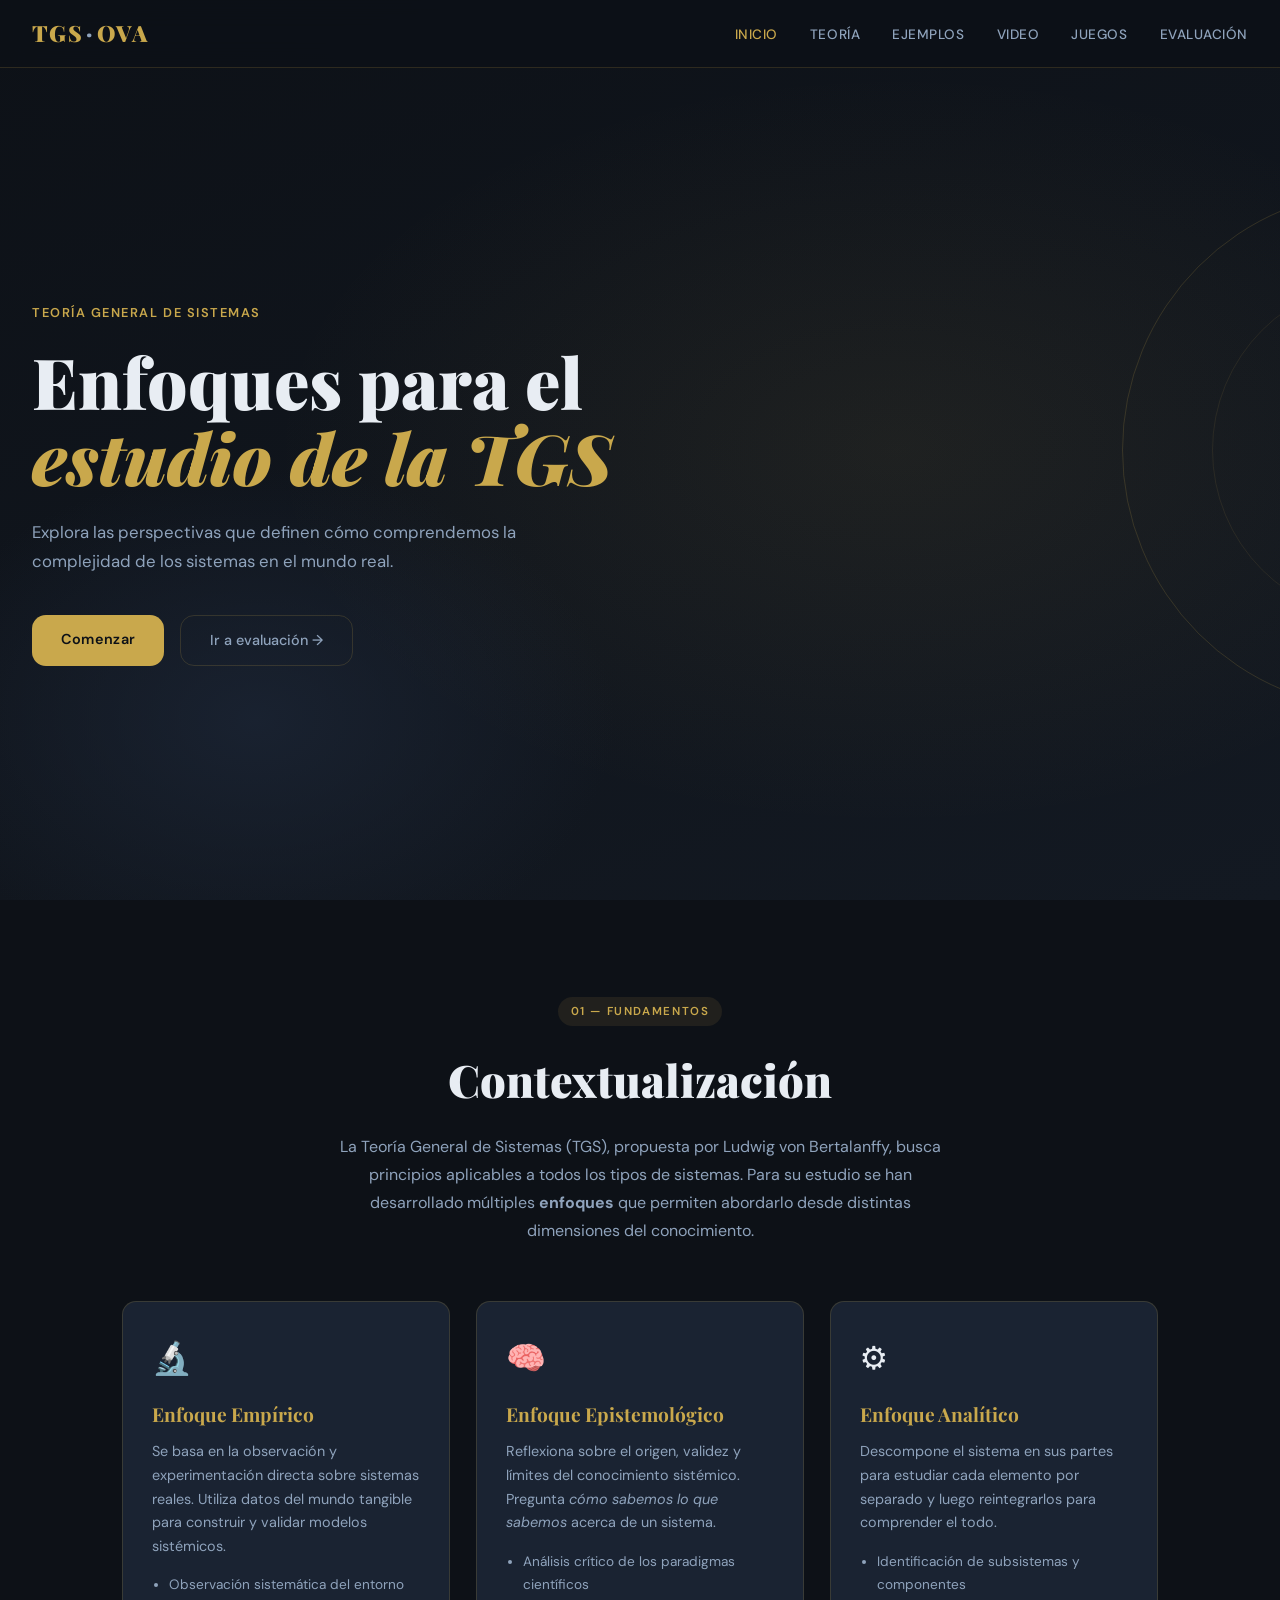
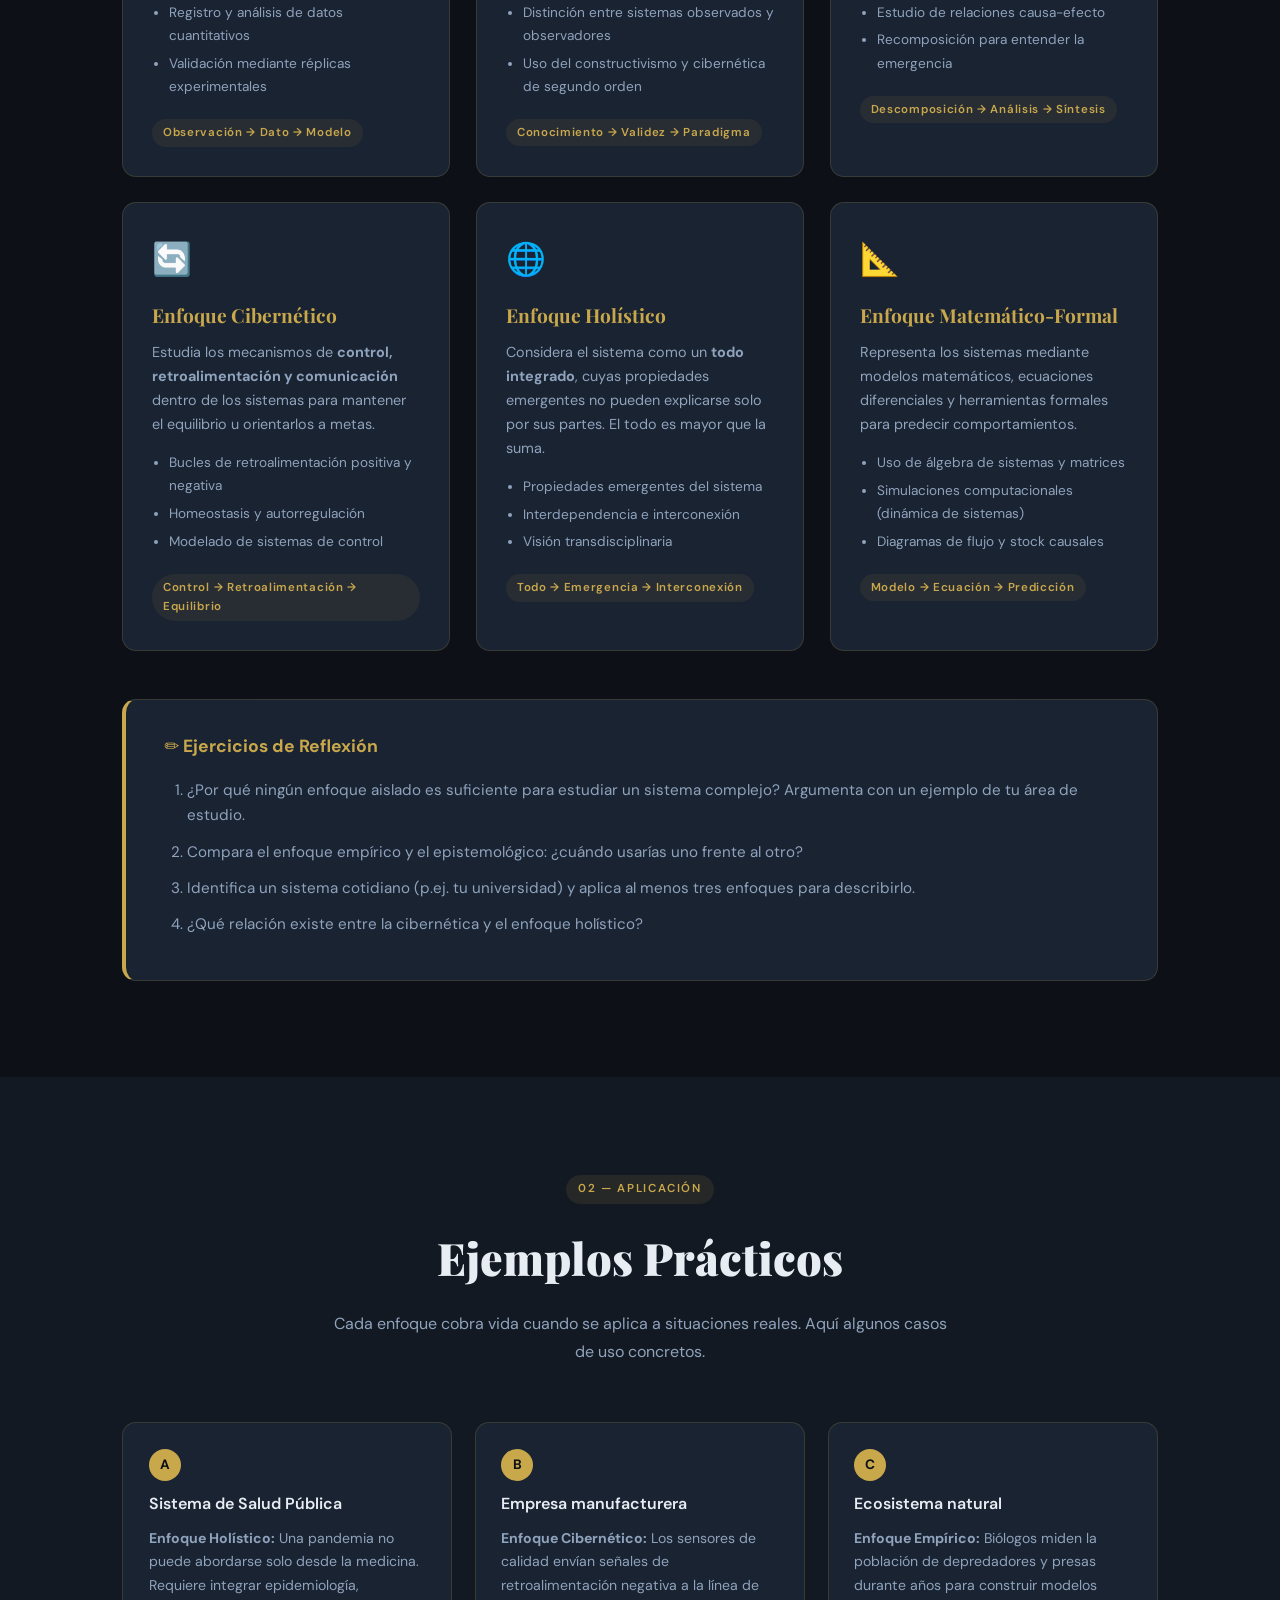
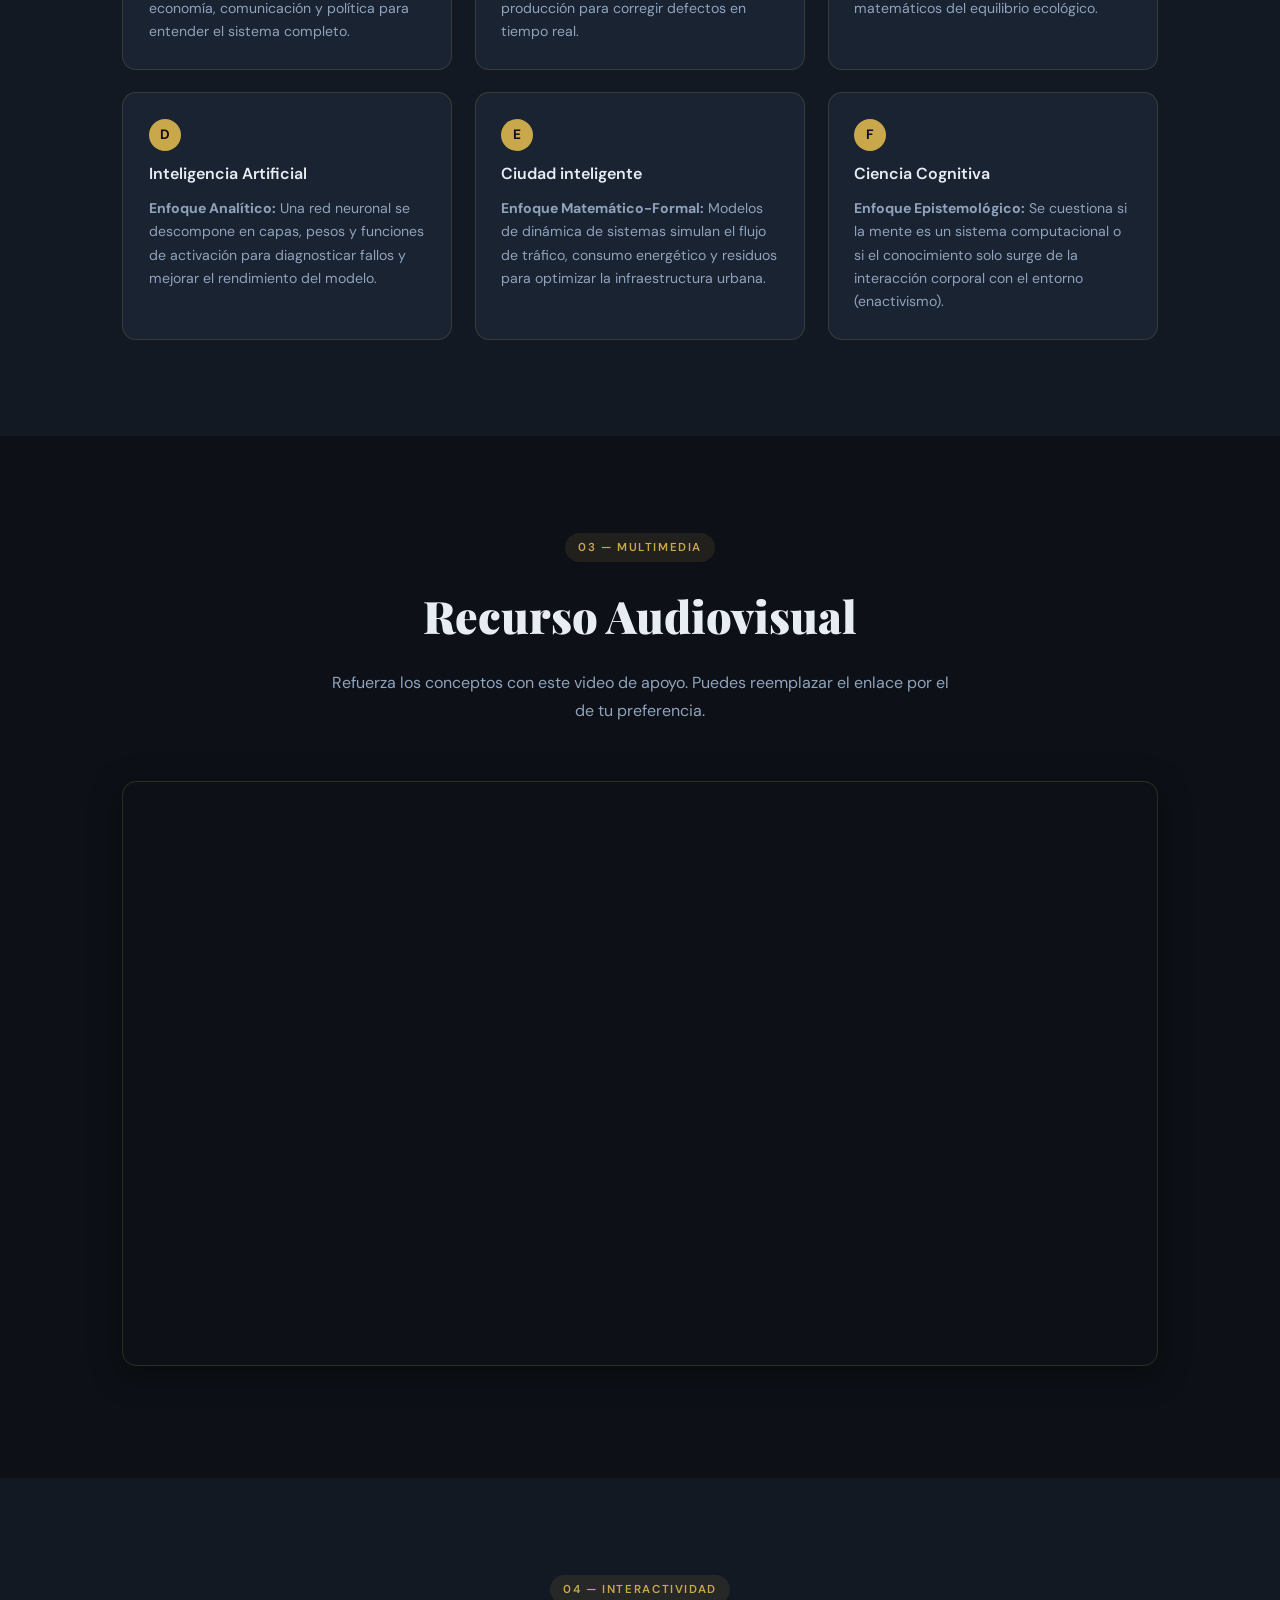
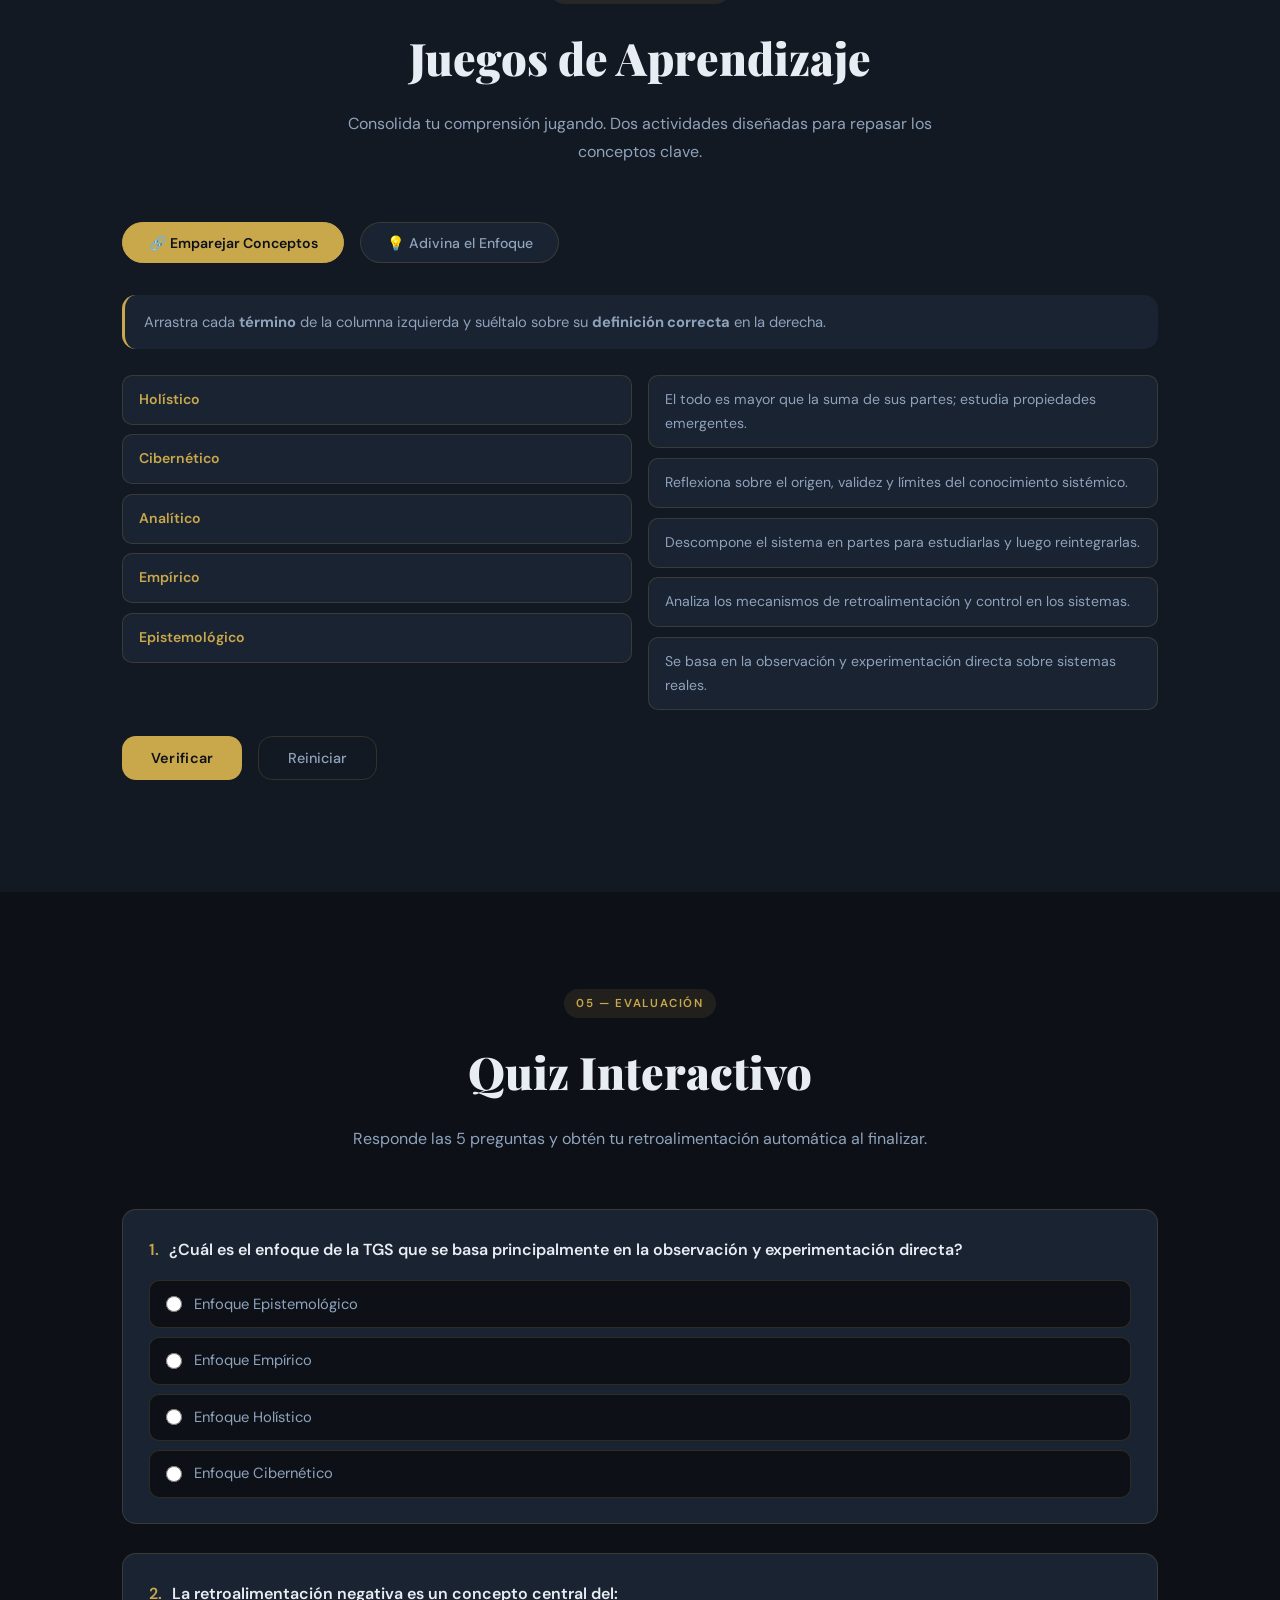
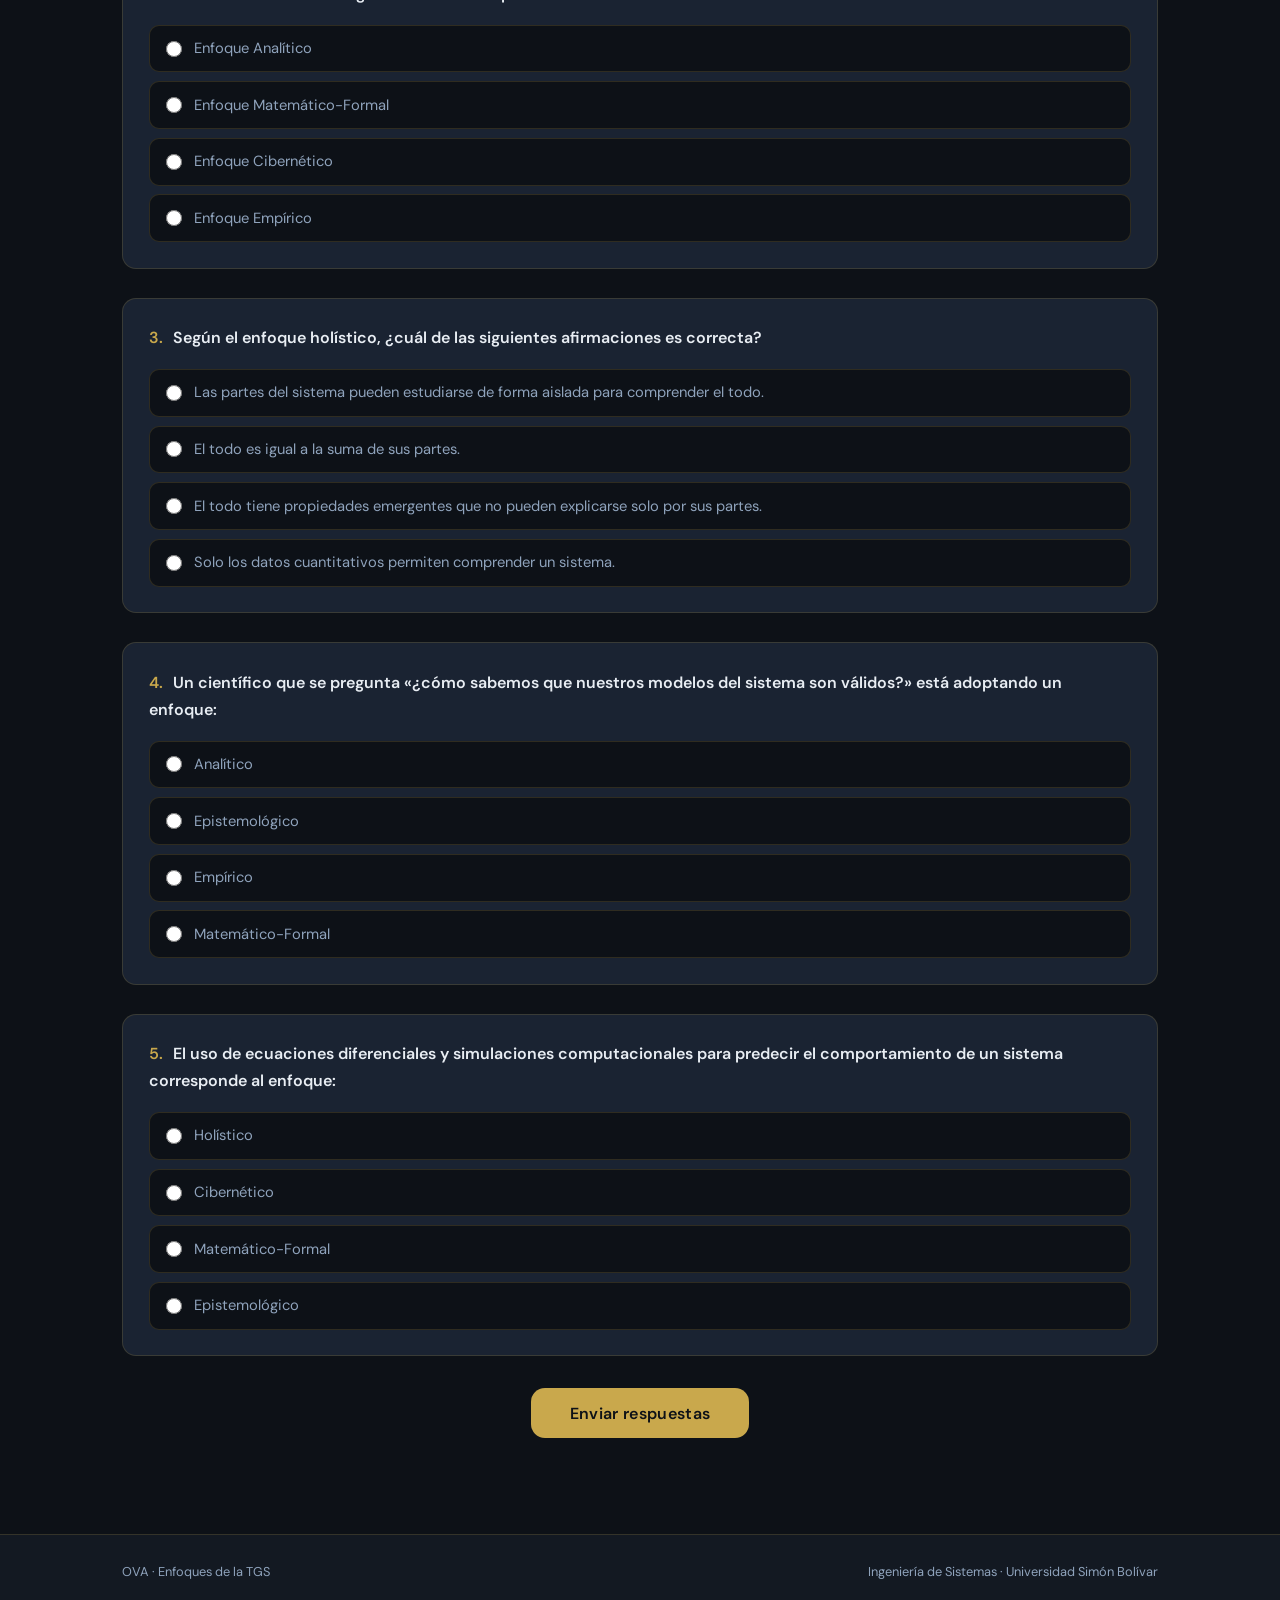
<file: OVA-Jefersson_Rivera/index.html>
<!DOCTYPE html>
<html lang="es">
<head>
  <meta charset="UTF-8" />
  <meta name="viewport" content="width=device-width, initial-scale=1.0" />
  <title>OVA · Enfoques de la TGS</title>
  <link rel="stylesheet" href="styles.css" />
  <link href="https://fonts.googleapis.com/css2?family=Playfair+Display:wght@700;900&family=DM+Sans:wght@300;400;500;600&display=swap" rel="stylesheet" />
</head>
<body>

  <!-- ══════════════ NAV ══════════════ -->
  <nav id="navbar">
    <div class="nav-brand">TGS<span>·</span>OVA</div>
    <button class="nav-toggle" id="navToggle" aria-label="Menú">&#9776;</button>
    <ul class="nav-links" id="navLinks">
      <li><a href="#hero">Inicio</a></li>
      <li><a href="#teoria">Teoría</a></li>
      <li><a href="#ejemplos">Ejemplos</a></li>
      <li><a href="#video">Video</a></li>
      <li><a href="#juegos">Juegos</a></li>
      <li><a href="#quiz">Evaluación</a></li>
    </ul>
  </nav>

  <!-- ══════════════ HERO ══════════════ -->
  <section id="hero">
    <div class="hero-bg"></div>
    <div class="hero-content">
      <p class="hero-label">Teoría General de Sistemas</p>
      <h1>Enfoques para el<br/><em>estudio de la TGS</em></h1>
      <p class="hero-sub">Explora las perspectivas que definen cómo comprendemos la complejidad de los sistemas en el mundo real.</p>
      <div class="hero-cta">
        <a href="#teoria" class="btn-primary">Comenzar</a>
        <a href="#quiz" class="btn-ghost">Ir a evaluación →</a>
      </div>
    </div>
    <div class="hero-deco">
      <div class="deco-ring r1"></div>
      <div class="deco-ring r2"></div>
      <div class="deco-ring r3"></div>
    </div>
  </section>

  <!-- ══════════════ TEORÍA ══════════════ -->
  <section id="teoria">
    <div class="container">
      <div class="section-header">
        <span class="tag">01 — Fundamentos</span>
        <h2>Contextualización</h2>
        <p>La Teoría General de Sistemas (TGS), propuesta por Ludwig von Bertalanffy, busca principios aplicables a todos los tipos de sistemas. Para su estudio se han desarrollado múltiples <strong>enfoques</strong> que permiten abordarlo desde distintas dimensiones del conocimiento.</p>
      </div>

      <!-- ENFOQUES CARDS -->
      <div class="enfoques-grid">

        <!-- ── CARD 1 ── -->
        <div class="enfoque-card" data-index="1">
          <div class="card-icon">🔬</div>
          <h3>Enfoque Empírico</h3>
          <p class="card-def">Se basa en la observación y experimentación directa sobre sistemas reales. Utiliza datos del mundo tangible para construir y validar modelos sistémicos.</p>
          <ul>
            <li>Observación sistemática del entorno</li>
            <li>Registro y análisis de datos cuantitativos</li>
            <li>Validación mediante réplicas experimentales</li>
          </ul>
          <div class="card-badge">Observación → Dato → Modelo</div>
        </div>

        <!-- ── CARD 2 ── -->
        <div class="enfoque-card" data-index="2">
          <div class="card-icon">🧠</div>
          <h3>Enfoque Epistemológico</h3>
          <p class="card-def">Reflexiona sobre el origen, validez y límites del conocimiento sistémico. Pregunta <em>cómo sabemos lo que sabemos</em> acerca de un sistema.</p>
          <ul>
            <li>Análisis crítico de los paradigmas científicos</li>
            <li>Distinción entre sistemas observados y observadores</li>
            <li>Uso del constructivismo y cibernética de segundo orden</li>
          </ul>
          <div class="card-badge">Conocimiento → Validez → Paradigma</div>
        </div>

        <!-- ── CARD 3 ── -->
        <div class="enfoque-card" data-index="3">
          <div class="card-icon">⚙️</div>
          <h3>Enfoque Analítico</h3>
          <p class="card-def">Descompone el sistema en sus partes para estudiar cada elemento por separado y luego reintegrarlos para comprender el todo.</p>
          <ul>
            <li>Identificación de subsistemas y componentes</li>
            <li>Estudio de relaciones causa-efecto</li>
            <li>Recomposición para entender la emergencia</li>
          </ul>
          <div class="card-badge">Descomposición → Análisis → Síntesis</div>
        </div>

        <!-- ── CARD 4 ── -->
        <div class="enfoque-card" data-index="4">
          <div class="card-icon">🔄</div>
          <h3>Enfoque Cibernético</h3>
          <p class="card-def">Estudia los mecanismos de <strong>control, retroalimentación y comunicación</strong> dentro de los sistemas para mantener el equilibrio u orientarlos a metas.</p>
          <ul>
            <li>Bucles de retroalimentación positiva y negativa</li>
            <li>Homeostasis y autorregulación</li>
            <li>Modelado de sistemas de control</li>
          </ul>
          <div class="card-badge">Control → Retroalimentación → Equilibrio</div>
        </div>

        <!-- ── CARD 5 ── -->
        <div class="enfoque-card" data-index="5">
          <div class="card-icon">🌐</div>
          <h3>Enfoque Holístico</h3>
          <p class="card-def">Considera el sistema como un <strong>todo integrado</strong>, cuyas propiedades emergentes no pueden explicarse solo por sus partes. El todo es mayor que la suma.</p>
          <ul>
            <li>Propiedades emergentes del sistema</li>
            <li>Interdependencia e interconexión</li>
            <li>Visión transdisciplinaria</li>
          </ul>
          <div class="card-badge">Todo → Emergencia → Interconexión</div>
        </div>

        <!-- ── CARD 6 ── -->
        <div class="enfoque-card" data-index="6">
          <div class="card-icon">📐</div>
          <h3>Enfoque Matemático-Formal</h3>
          <p class="card-def">Representa los sistemas mediante modelos matemáticos, ecuaciones diferenciales y herramientas formales para predecir comportamientos.</p>
          <ul>
            <li>Uso de álgebra de sistemas y matrices</li>
            <li>Simulaciones computacionales (dinámica de sistemas)</li>
            <li>Diagramas de flujo y stock causales</li>
          </ul>
          <div class="card-badge">Modelo → Ecuación → Predicción</div>
        </div>

      </div><!-- /enfoques-grid -->

      <!-- EJERCICIOS -->
      <div class="ejercicios-box">
        <h3>✏️ Ejercicios de Reflexión</h3>
        <ol>
          <li>¿Por qué ningún enfoque aislado es suficiente para estudiar un sistema complejo? Argumenta con un ejemplo de tu área de estudio.</li>
          <li>Compara el enfoque empírico y el epistemológico: ¿cuándo usarías uno frente al otro?</li>
          <li>Identifica un sistema cotidiano (p.ej. tu universidad) y aplica al menos tres enfoques para describirlo.</li>
          <li>¿Qué relación existe entre la cibernética y el enfoque holístico?</li>
        </ol>
      </div>
    </div>
  </section>

  <!-- ══════════════ EJEMPLOS ══════════════ -->
  <section id="ejemplos">
    <div class="container">
      <div class="section-header light">
        <span class="tag">02 — Aplicación</span>
        <h2>Ejemplos Prácticos</h2>
        <p>Cada enfoque cobra vida cuando se aplica a situaciones reales. Aquí algunos casos de uso concretos.</p>
      </div>

      <div class="ejemplos-grid">
        <div class="ejemplo-card">
          <span class="ej-num">A</span>
          <h4>Sistema de Salud Pública</h4>
          <p><strong>Enfoque Holístico:</strong> Una pandemia no puede abordarse solo desde la medicina. Requiere integrar epidemiología, economía, comunicación y política para entender el sistema completo.</p>
        </div>
        <div class="ejemplo-card">
          <span class="ej-num">B</span>
          <h4>Empresa manufacturera</h4>
          <p><strong>Enfoque Cibernético:</strong> Los sensores de calidad envían señales de retroalimentación negativa a la línea de producción para corregir defectos en tiempo real.</p>
        </div>
        <div class="ejemplo-card">
          <span class="ej-num">C</span>
          <h4>Ecosistema natural</h4>
          <p><strong>Enfoque Empírico:</strong> Biólogos miden la población de depredadores y presas durante años para construir modelos matemáticos del equilibrio ecológico.</p>
        </div>
        <div class="ejemplo-card">
          <span class="ej-num">D</span>
          <h4>Inteligencia Artificial</h4>
          <p><strong>Enfoque Analítico:</strong> Una red neuronal se descompone en capas, pesos y funciones de activación para diagnosticar fallos y mejorar el rendimiento del modelo.</p>
        </div>
        <div class="ejemplo-card">
          <span class="ej-num">E</span>
          <h4>Ciudad inteligente</h4>
          <p><strong>Enfoque Matemático-Formal:</strong> Modelos de dinámica de sistemas simulan el flujo de tráfico, consumo energético y residuos para optimizar la infraestructura urbana.</p>
        </div>
        <div class="ejemplo-card">
          <span class="ej-num">F</span>
          <h4>Ciencia Cognitiva</h4>
          <p><strong>Enfoque Epistemológico:</strong> Se cuestiona si la mente es un sistema computacional o si el conocimiento solo surge de la interacción corporal con el entorno (enactivismo).</p>
        </div>
      </div>
    </div>
  </section>

  <!-- ══════════════ VIDEO ══════════════ -->
  <section id="video">
    <div class="container">
      <div class="section-header">
        <span class="tag">03 — Multimedia</span>
        <h2>Recurso Audiovisual</h2>
        <p>Refuerza los conceptos con este video de apoyo. Puedes reemplazar el enlace por el de tu preferencia.</p>
      </div>
      <div class="video-wrapper">
        <!--
          ╔══════════════════════════════════════════════════════╗
          ║  REEMPLAZA el src por el enlace embed de tu video    ║
          ║  Ejemplo: https://www.youtube.com/embed/TU_VIDEO_ID  ║
          ╚══════════════════════════════════════════════════════╝
        -->
        <iframe
            src="https://www.youtube.com/embed/pP1ITI6cMmw"
            title="Teoría General de Sistemas - Enfoques"
            frameborder="0"
            allow="accelerometer; autoplay; clipboard-write; encrypted-media; gyroscope; picture-in-picture"
            allowfullscreen>
        </iframe>
      </div>
    </div>
  </section>

  <!-- ══════════════ JUEGOS ══════════════ -->
  <section id="juegos">
    <div class="container">
      <div class="section-header light">
        <span class="tag">04 — Interactividad</span>
        <h2>Juegos de Aprendizaje</h2>
        <p>Consolida tu comprensión jugando. Dos actividades diseñadas para repasar los conceptos clave.</p>
      </div>

      <!-- TABS -->
      <div class="game-tabs">
        <button class="game-tab active" data-game="empareja">🔗 Emparejar Conceptos</button>
        <button class="game-tab" data-game="adivina">💡 Adivina el Enfoque</button>
      </div>

      <!-- ── JUEGO 1: EMPAREJAR ── -->
      <div id="game-empareja" class="game-panel active">
        <p class="game-instructions">Arrastra cada <strong>término</strong> de la columna izquierda y suéltalo sobre su <strong>definición correcta</strong> en la derecha.</p>
        <div class="match-container">
          <div class="match-col terms-col" id="termsCol">
            <!-- Generado por JS -->
          </div>
          <div class="match-col defs-col" id="defsCol">
            <!-- Generado por JS -->
          </div>
        </div>
        <div class="game-controls">
          <button id="checkMatch" class="btn-primary">Verificar</button>
          <button id="resetMatch" class="btn-ghost">Reiniciar</button>
        </div>
        <div id="matchResult" class="game-result hidden"></div>
      </div>

      <!-- ── JUEGO 2: ADIVINA ── -->
      <div id="game-adivina" class="game-panel">
        <p class="game-instructions">Lee la descripción y escribe el nombre del enfoque correspondiente. Sin tildes ni mayúsculas son aceptados.</p>
        <div id="adivinaContent">
          <!-- Generado por JS -->
        </div>
        <div class="game-controls">
          <button id="nextClue" class="btn-primary">Siguiente →</button>
          <button id="resetAdivina" class="btn-ghost">Reiniciar</button>
        </div>
        <div id="adivinaScore" class="game-result"></div>
      </div>

    </div>
  </section>

  <!-- ══════════════ QUIZ ══════════════ -->
  <section id="quiz">
    <div class="container">
      <div class="section-header">
        <span class="tag">05 — Evaluación</span>
        <h2>Quiz Interactivo</h2>
        <p>Responde las 5 preguntas y obtén tu retroalimentación automática al finalizar.</p>
      </div>

      <div id="quizForm" class="quiz-wrapper">
        <!-- Generado dinámicamente por JS -->
      </div>

      <div class="quiz-actions">
        <button id="submitQuiz" class="btn-primary btn-large">Enviar respuestas</button>
      </div>
      <div id="quizResult" class="quiz-result hidden"></div>
    </div>
  </section>

  <!-- ══════════════ FOOTER ══════════════ -->
  <footer>
    <div class="container footer-inner">
      <span>OVA · Enfoques de la TGS</span>
      <span>Ingeniería de Sistemas · Universidad Simón Bolívar</span>
    </div>
  </footer>

  <script src="app.js"></script>
</body>
</html>
</file>
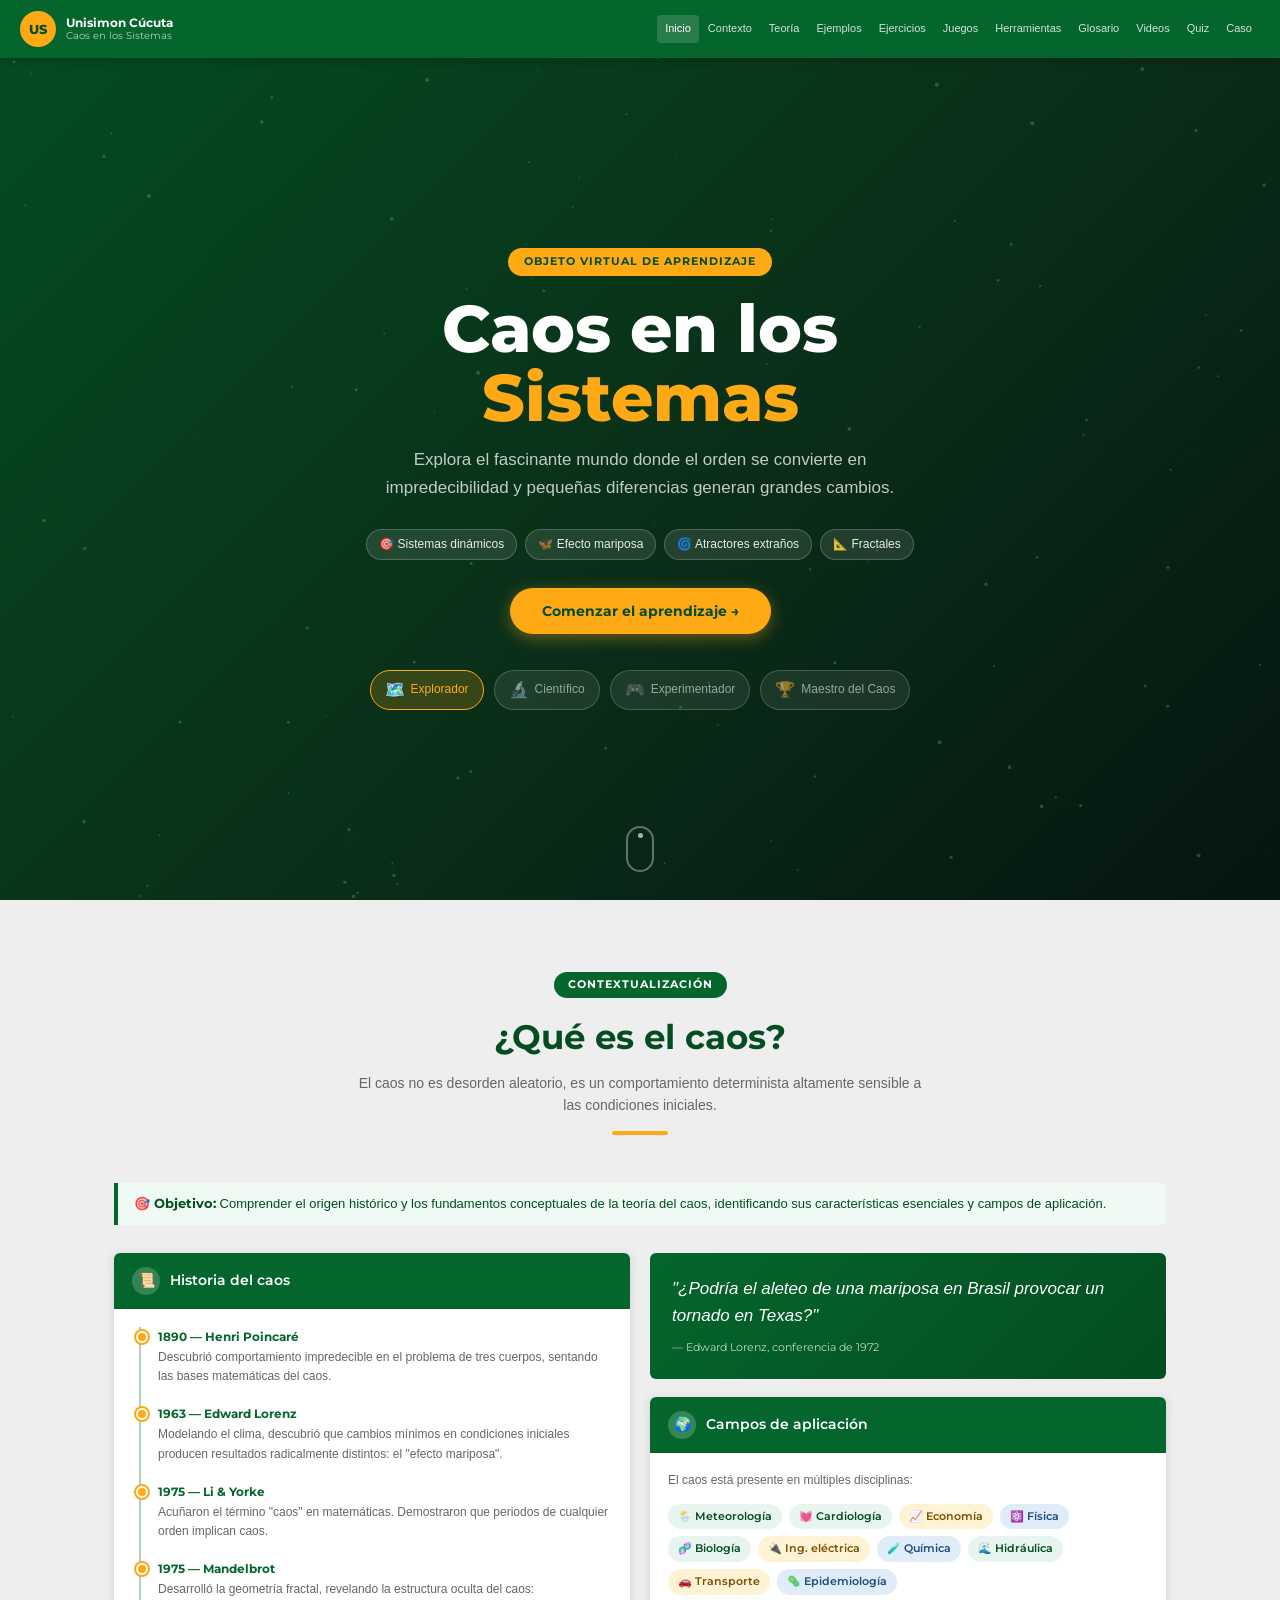
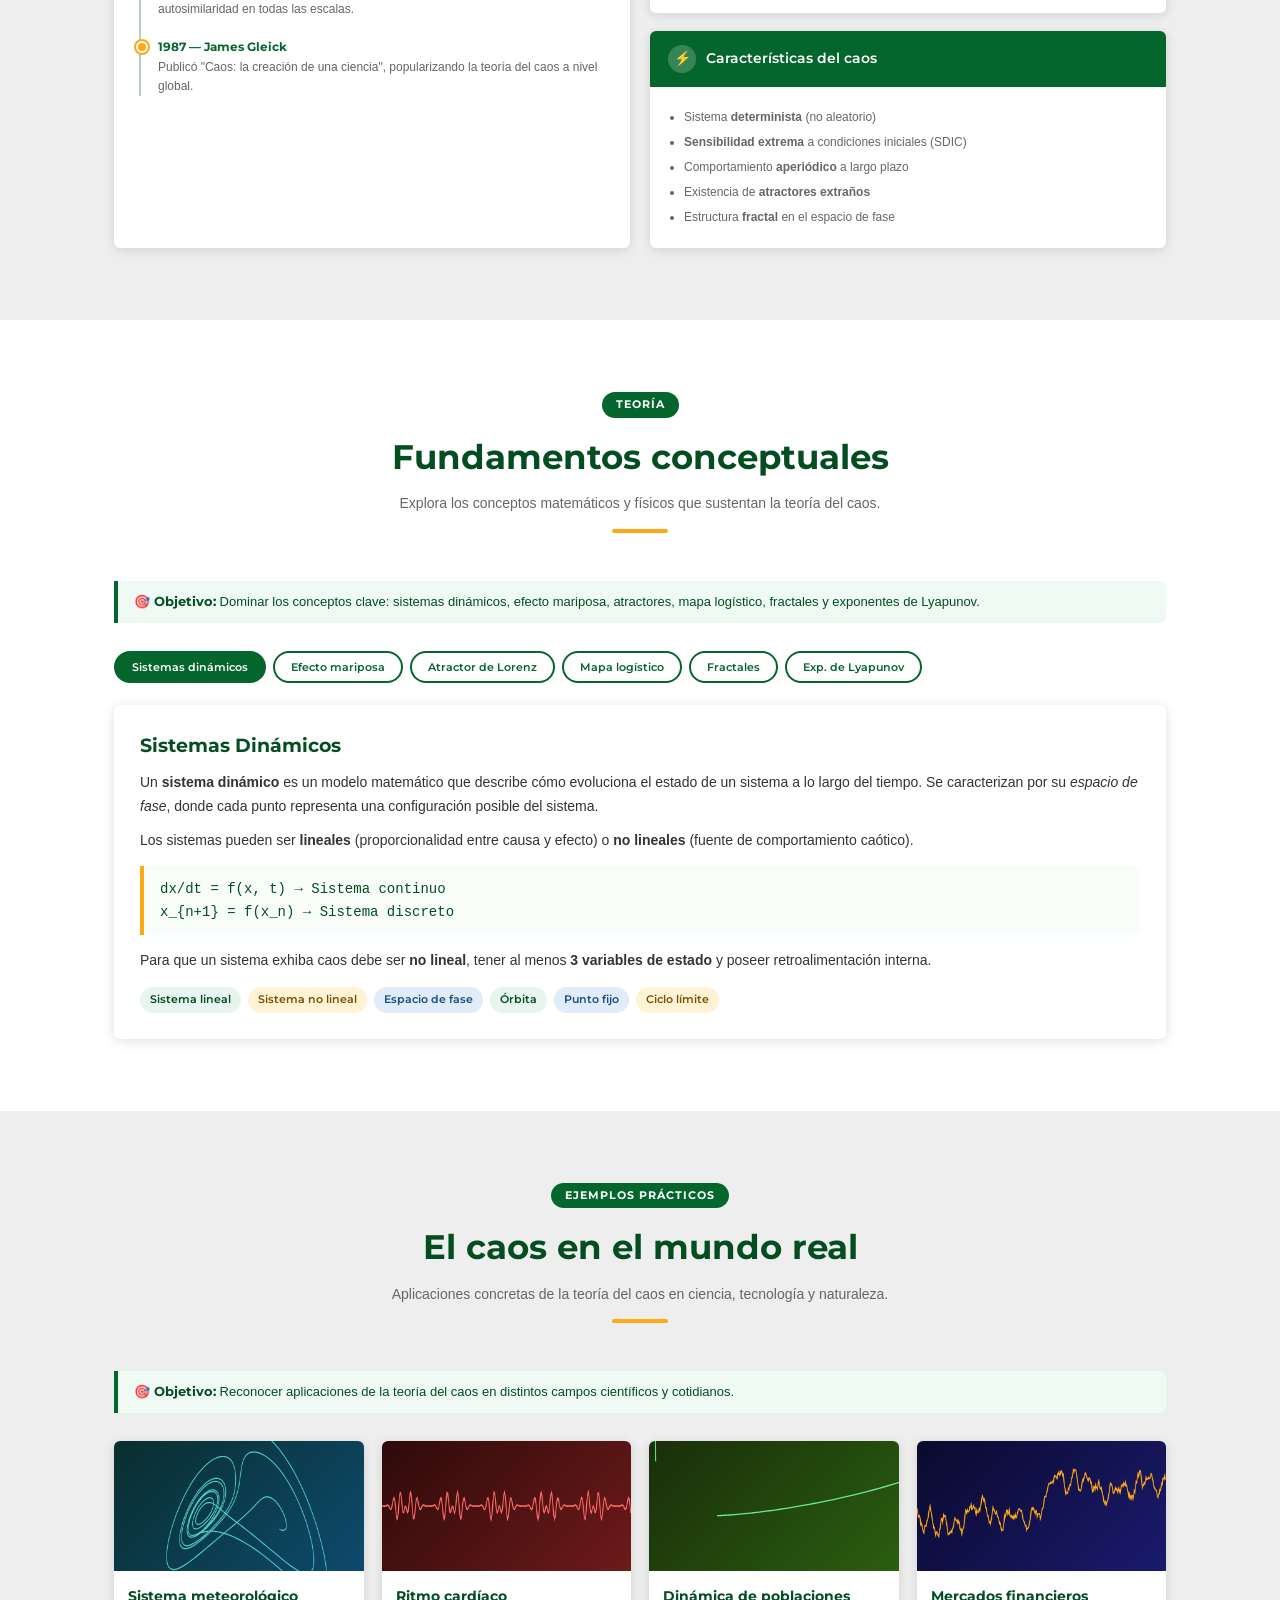
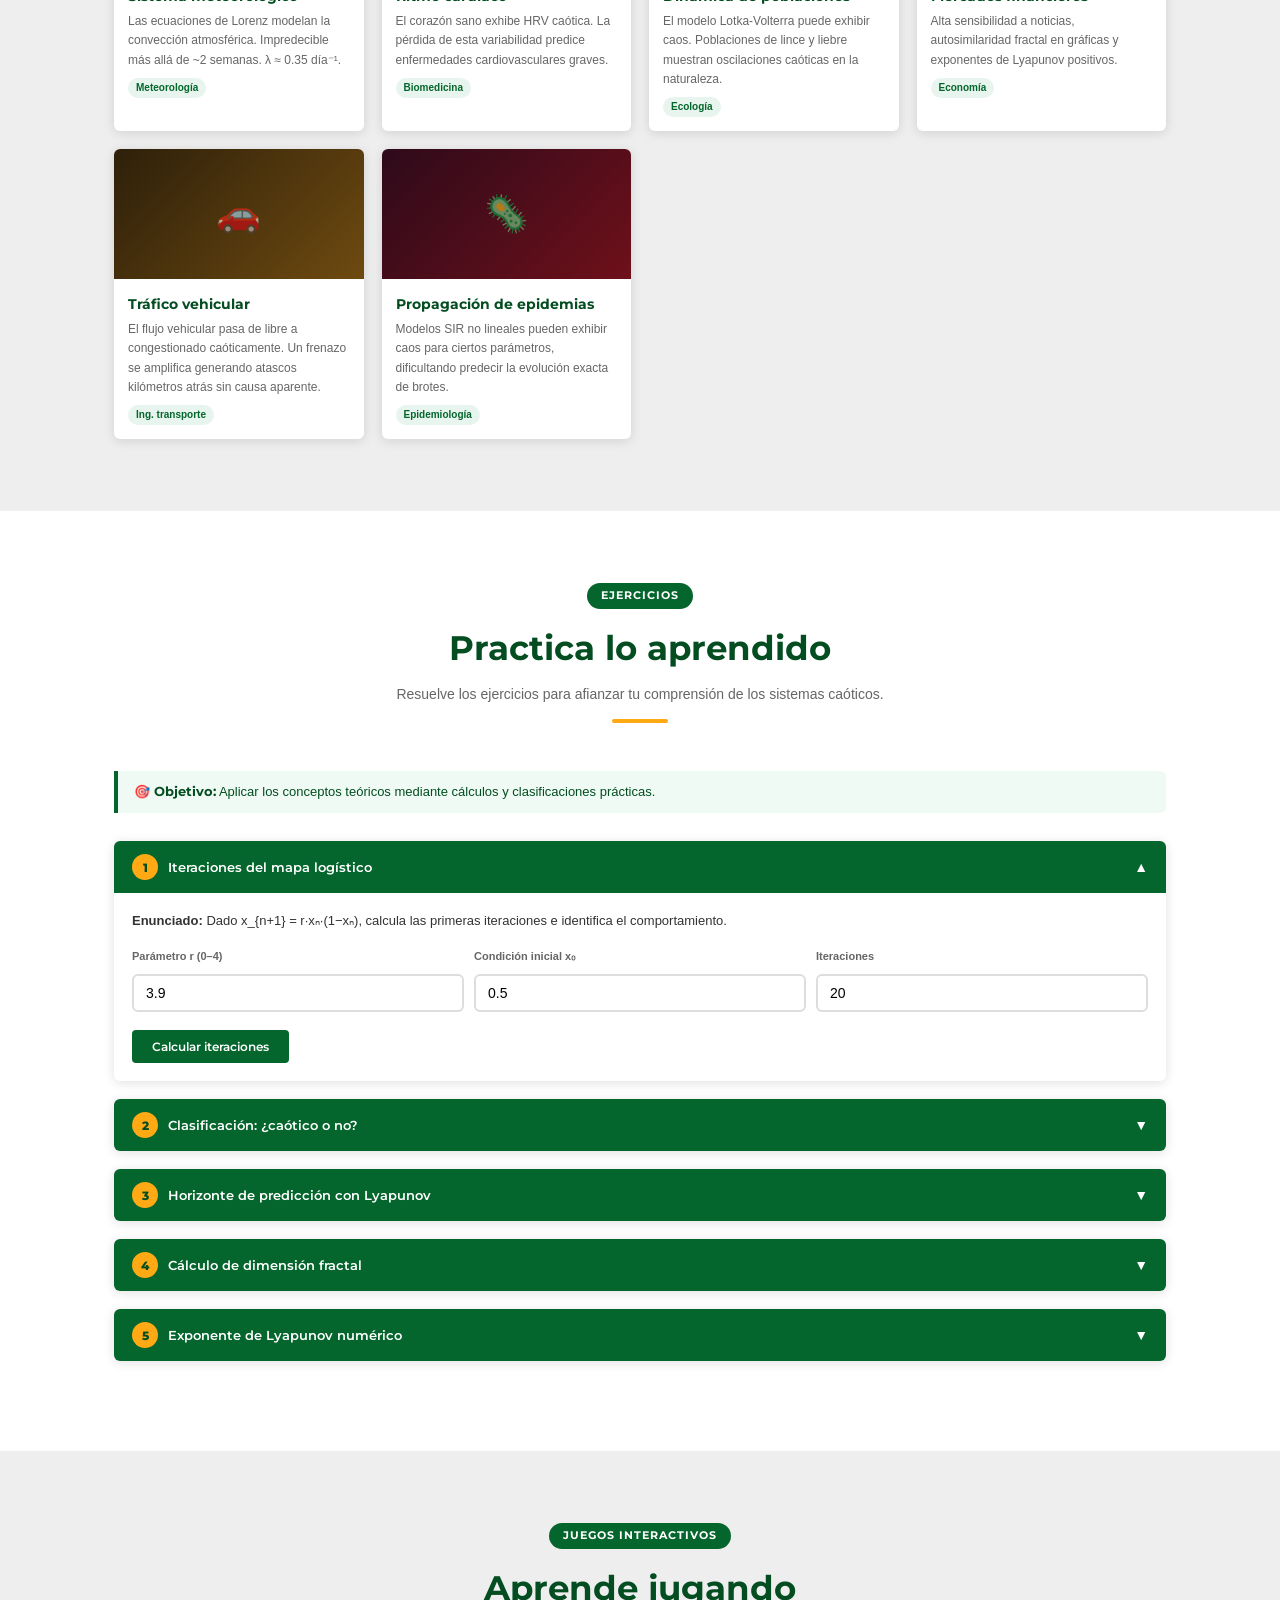
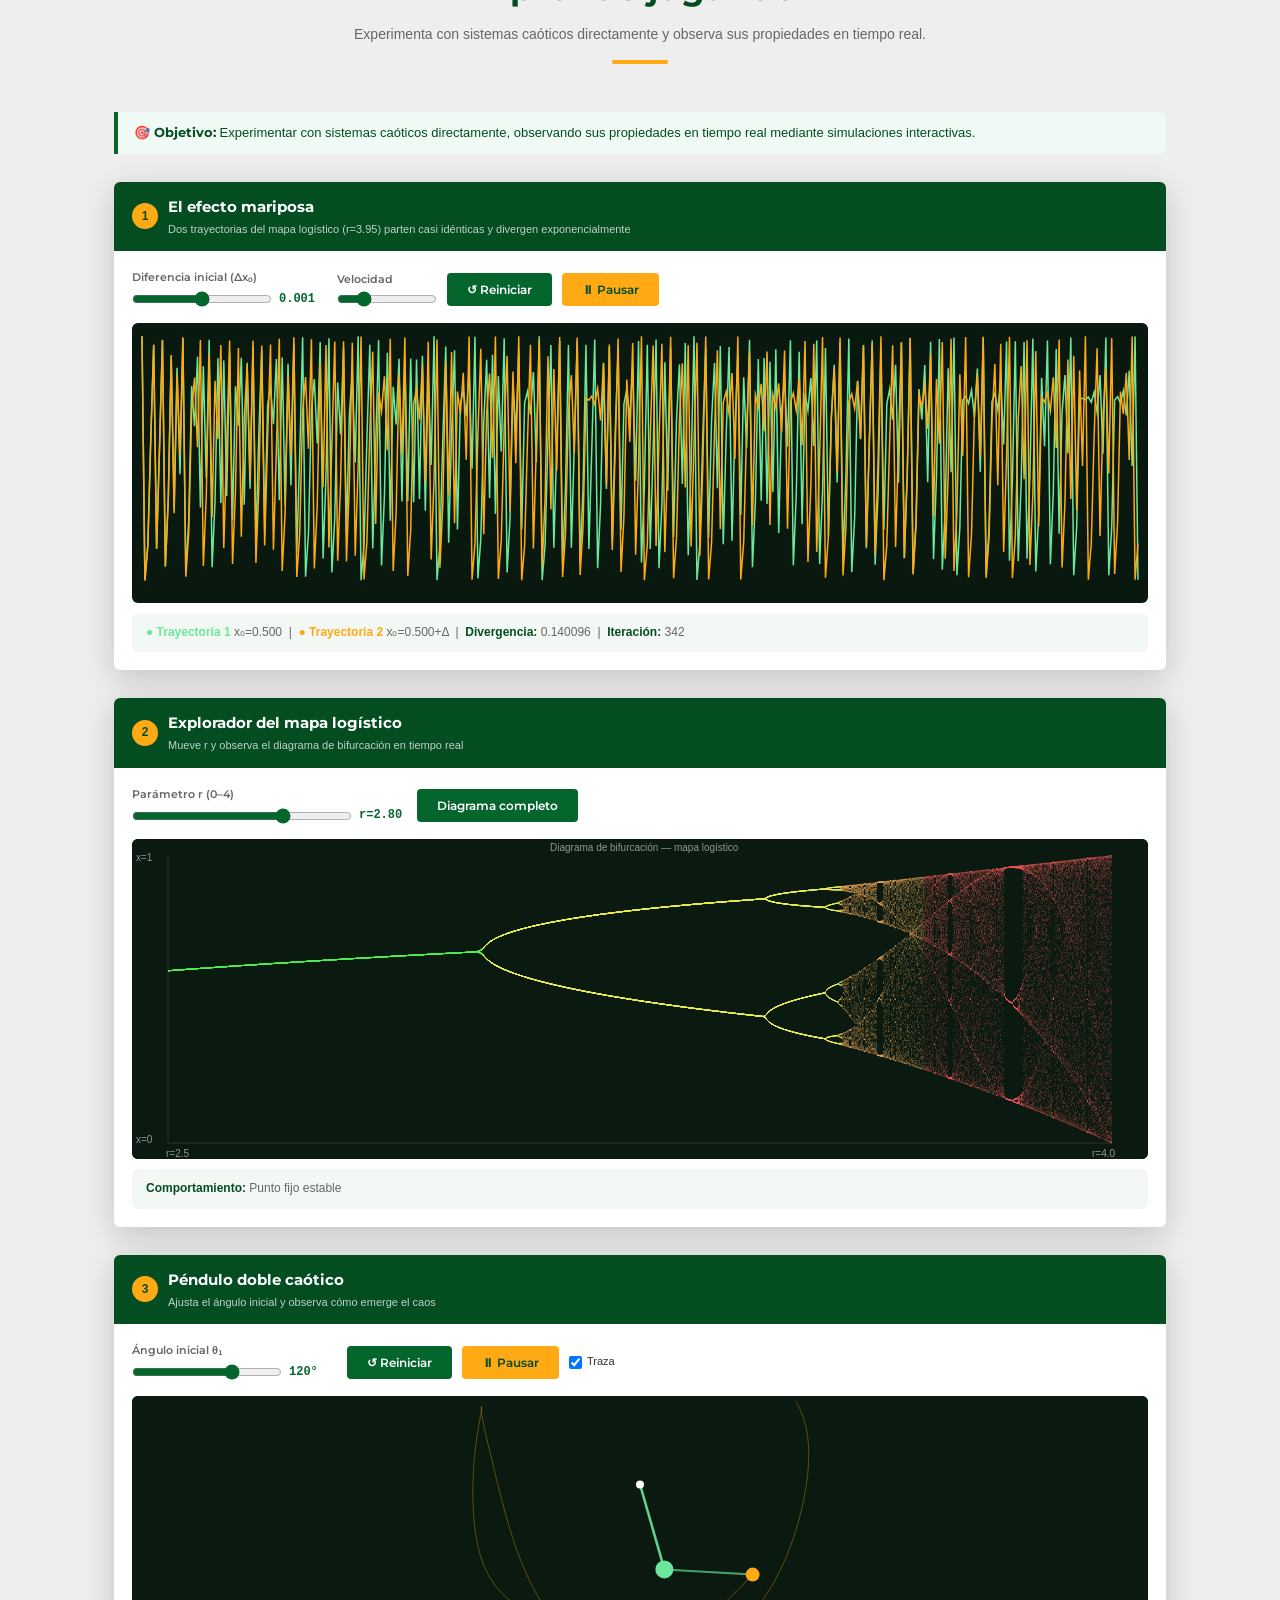
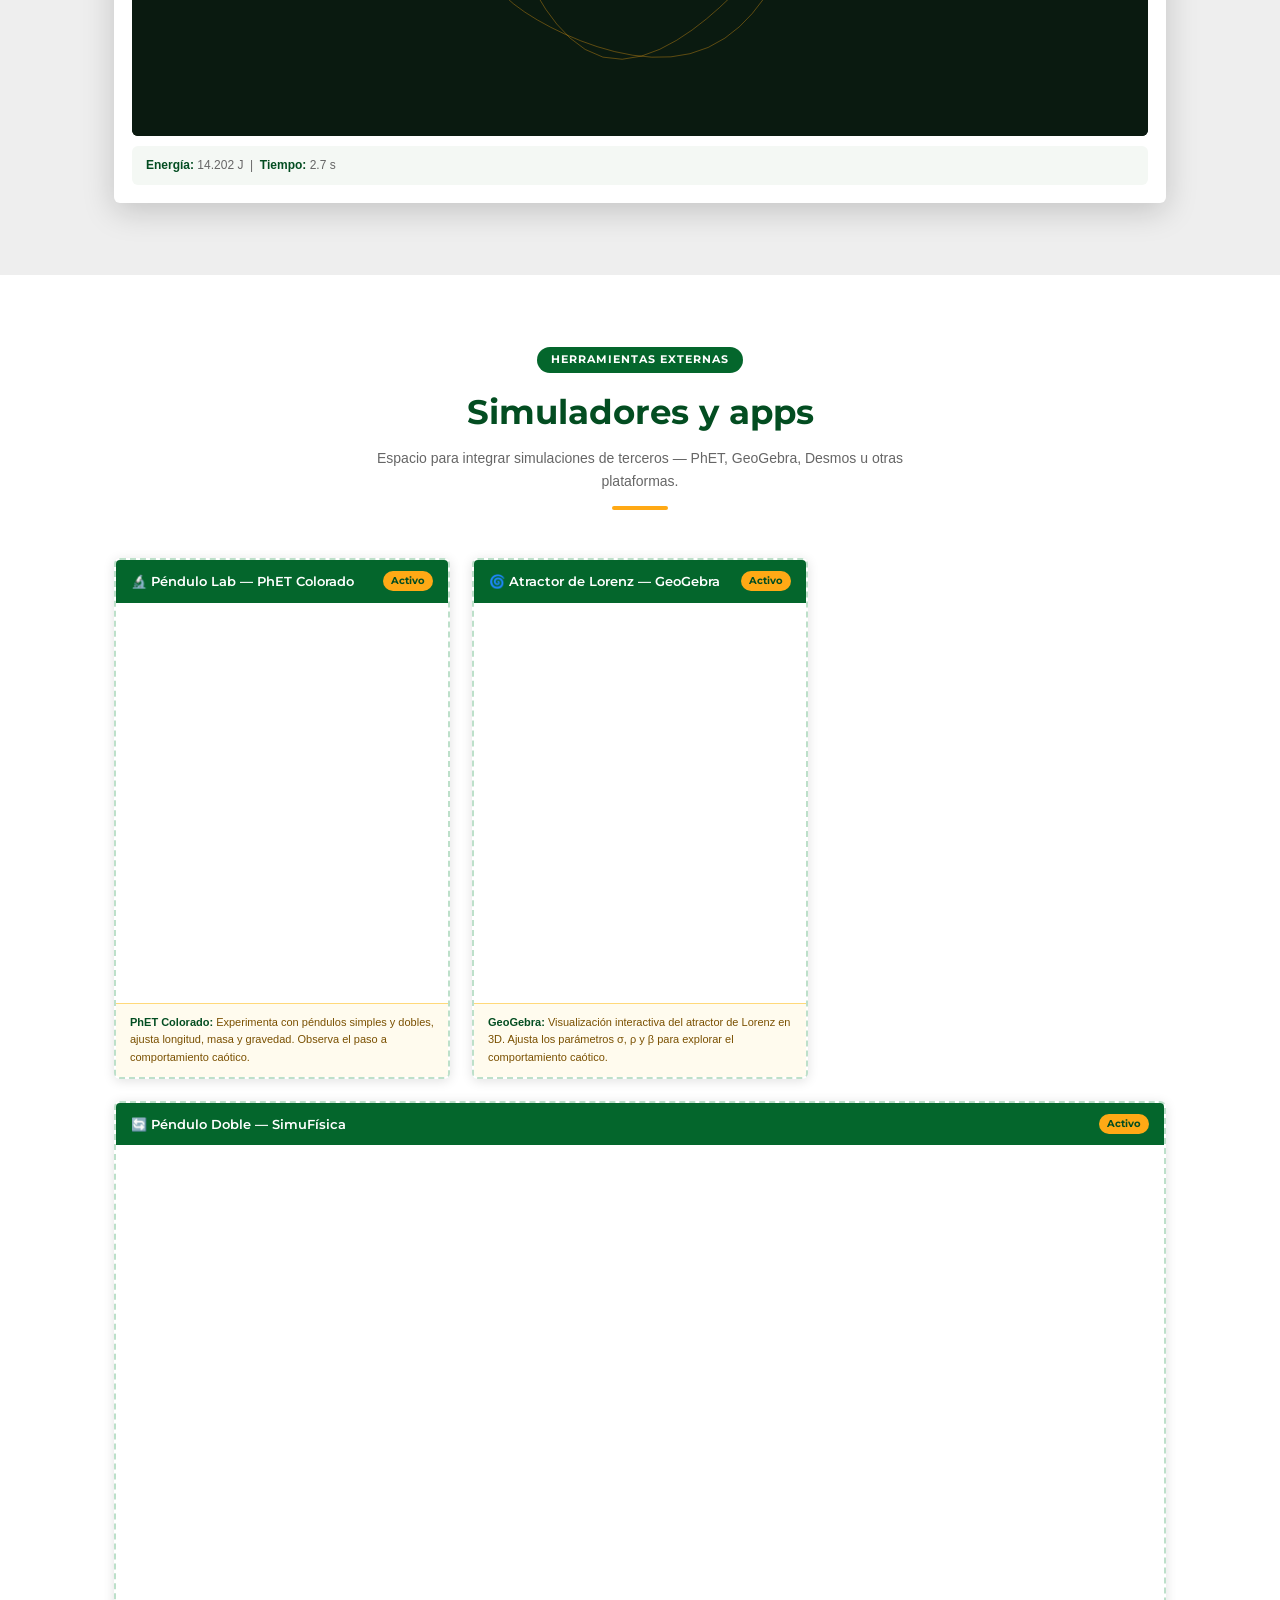
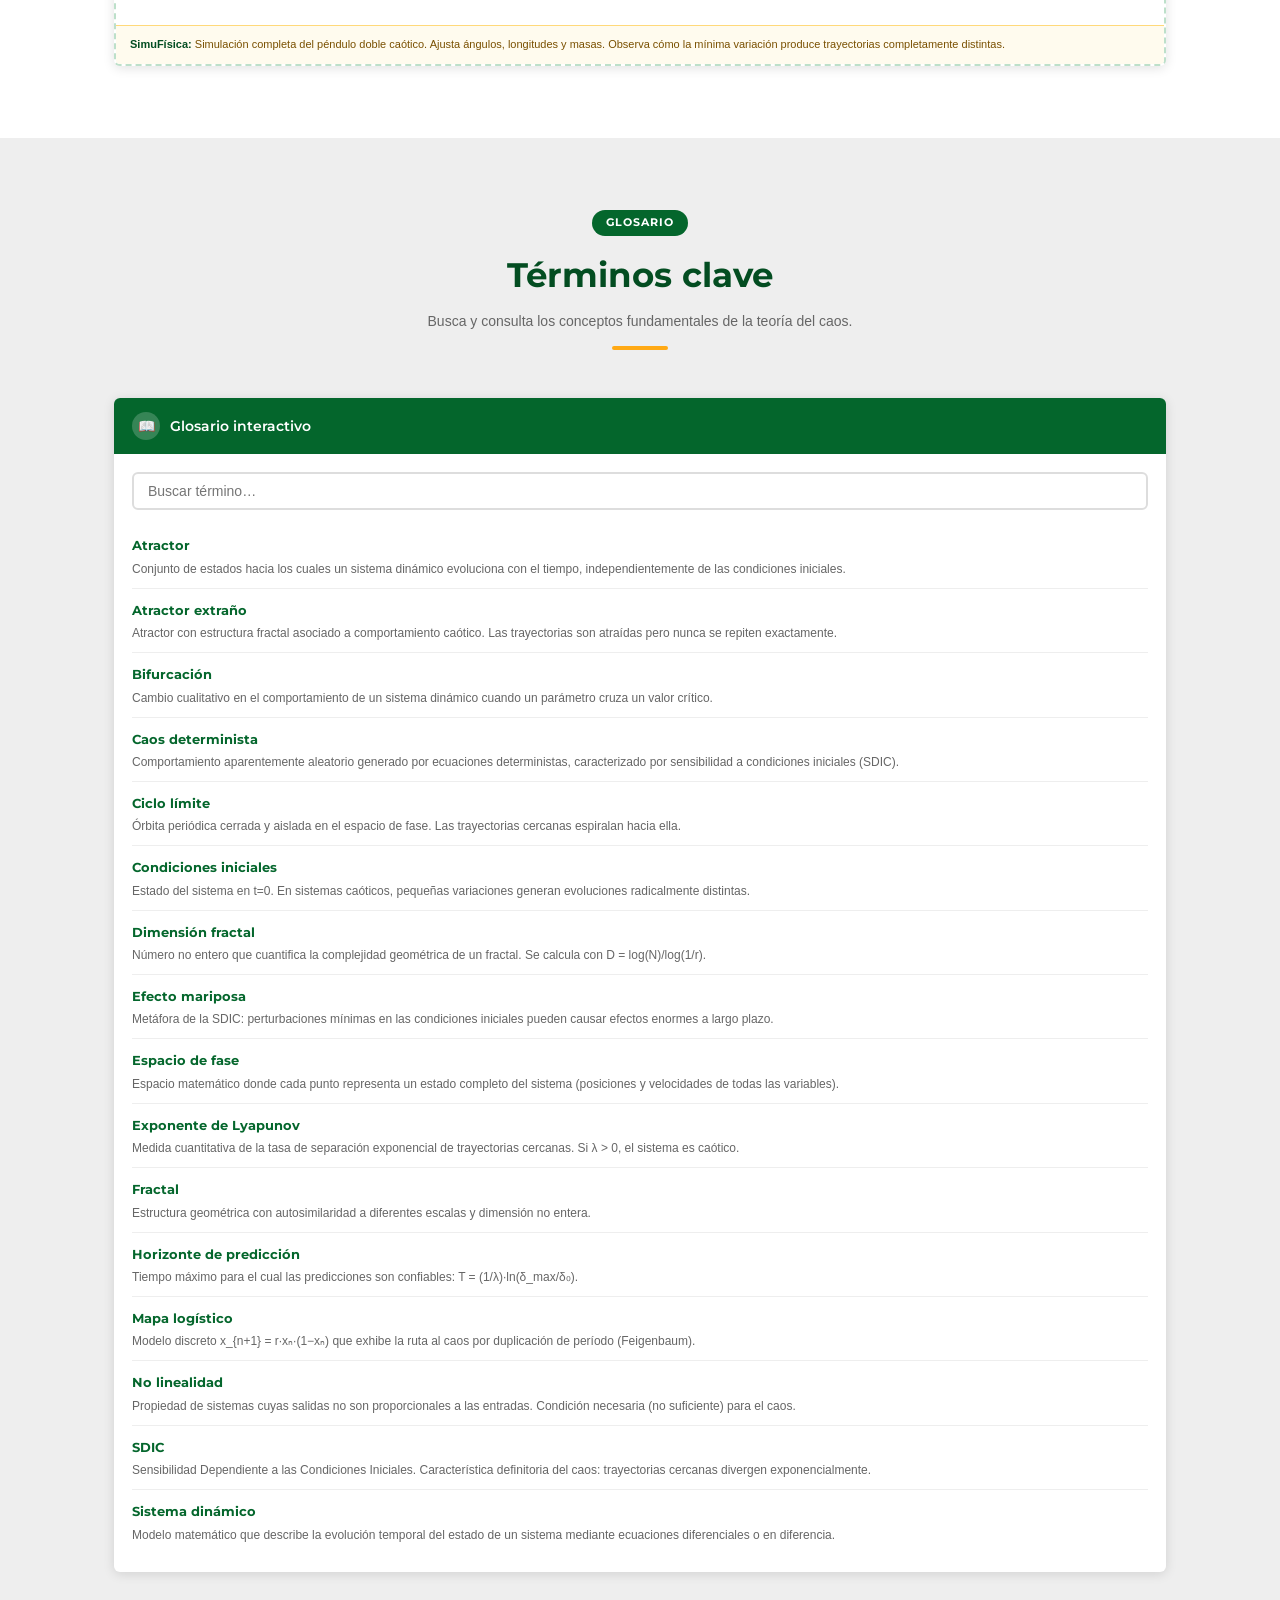
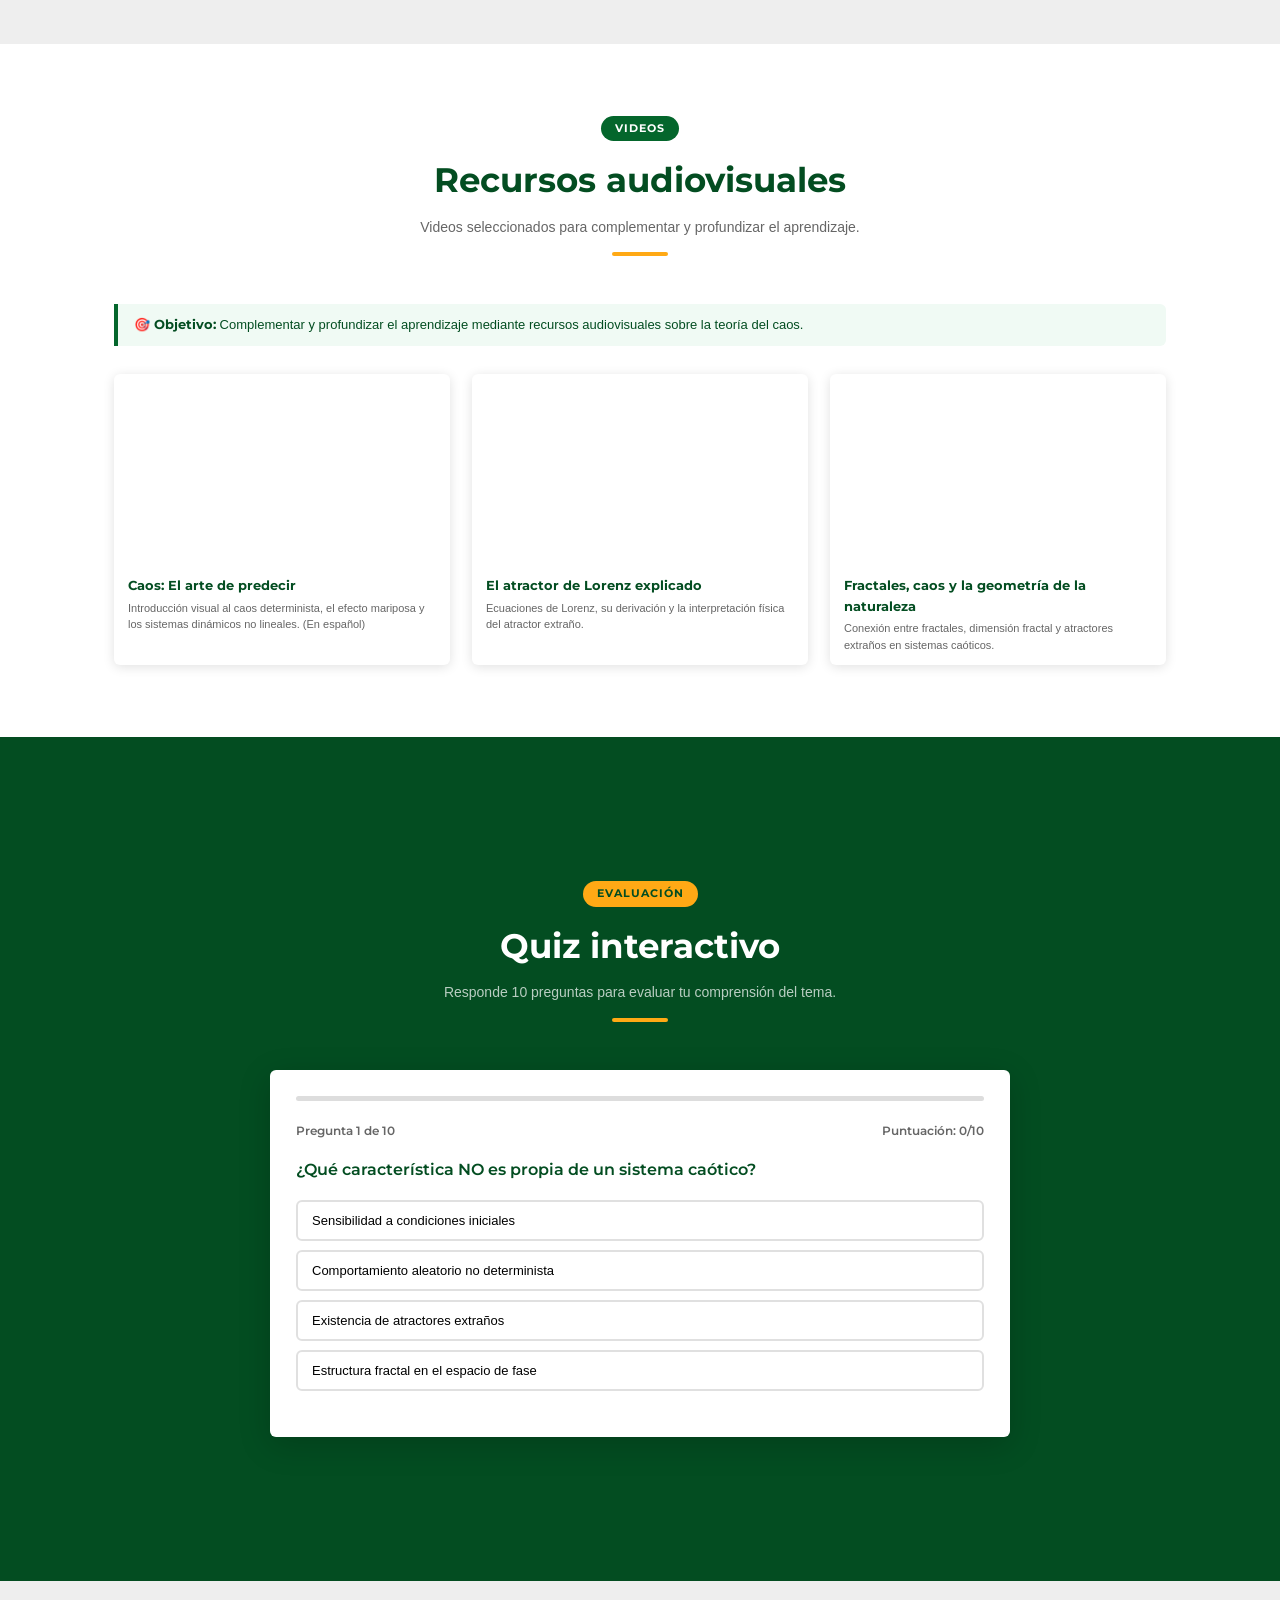
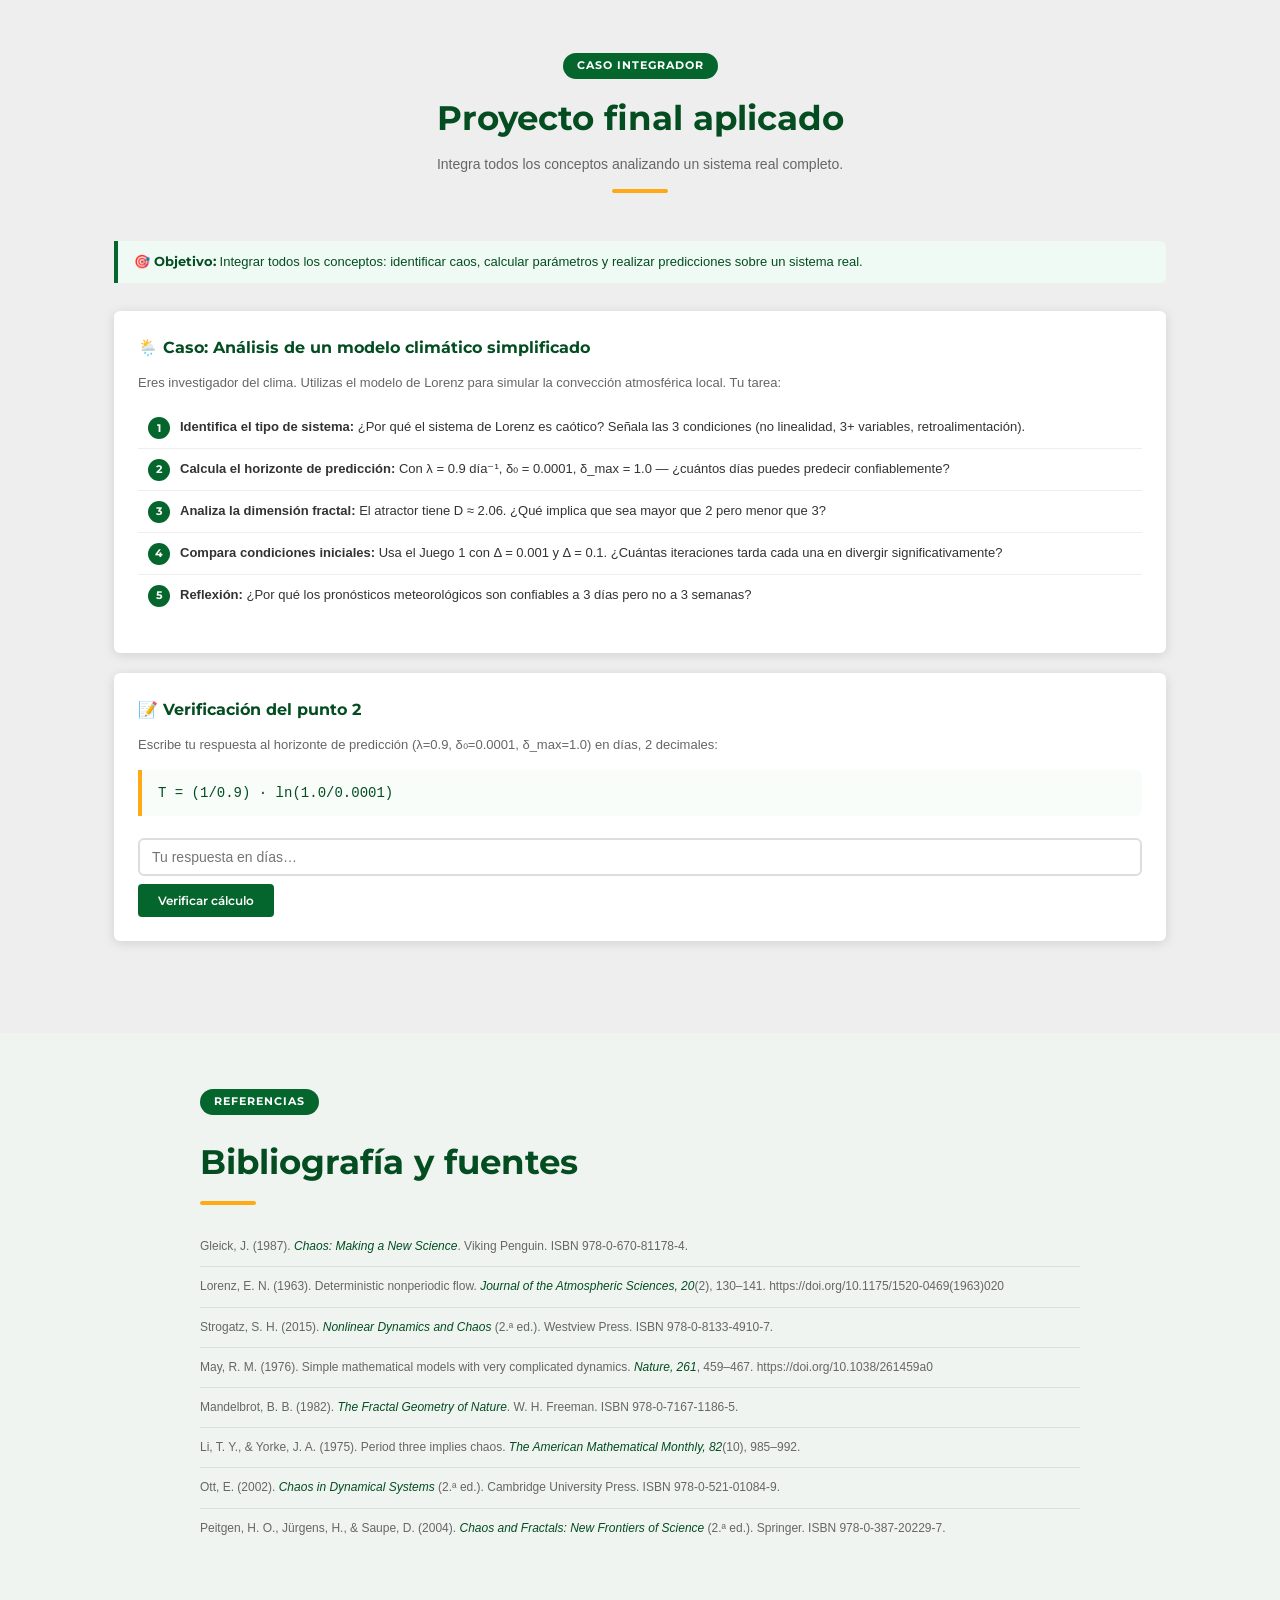
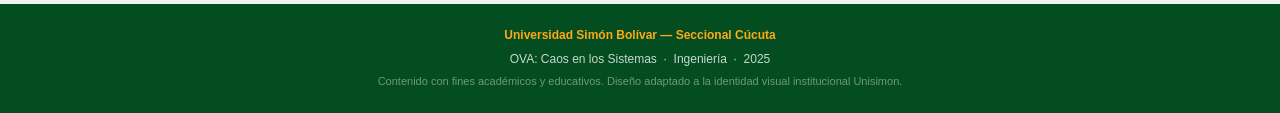
<file: OVA-Robinson_Meza/index.html>
<!DOCTYPE html>
<html lang="es">
<head>
<meta charset="UTF-8"/>
<meta name="viewport" content="width=device-width, initial-scale=1.0"/>
<title>OVA — Caos en los Sistemas | Unisimon Cúcuta</title>
<link href="https://fonts.googleapis.com/css2?family=Montserrat:wght@400;500;600;700;800&display=swap" rel="stylesheet"/>
  <link rel="stylesheet" href="style.css"/>
</head>
<body>

<!-- ══════════ NAVBAR ══════════ -->
<nav id="nav">
  <a class="nav-logo" href="#inicio">
    <div class="nav-icon">US</div>
    <div class="nav-txt">Unisimon Cúcuta<small>Caos en los Sistemas</small></div>
  </a>
  <button class="hamburger" onclick="document.getElementById('navlinks').classList.toggle('open')" aria-label="Menú">
    <span></span><span></span><span></span>
  </button>
  <div class="nav-links" id="navlinks">
    <a href="#inicio">Inicio</a>
    <a href="#contexto">Contexto</a>
    <a href="#teoria">Teoría</a>
    <a href="#ejemplos">Ejemplos</a>
    <a href="#ejercicios">Ejercicios</a>
    <a href="#juegos">Juegos</a>
    <a href="#herramientas">Herramientas</a>
    <a href="#glosario">Glosario</a>
    <a href="#videos">Videos</a>
    <a href="#quiz-sec">Quiz</a>
    <a href="#caso">Caso</a>
  </div>
  <div class="nav-progress" id="nav-prog"></div>
</nav>

<!-- ══════════ HERO ══════════ -->
<section id="inicio">
  <canvas id="hero-cv"></canvas>
  <div class="hero-c">
    <div class="hero-badge">Objeto Virtual de Aprendizaje</div>
    <h1 class="hero-title">Caos en los<br><span>Sistemas</span></h1>
    <p class="hero-sub">Explora el fascinante mundo donde el orden se convierte en impredecibilidad y pequeñas diferencias generan grandes cambios.</p>
    <div class="hero-objs">
      <span class="hero-obj">🎯 Sistemas dinámicos</span>
      <span class="hero-obj">🦋 Efecto mariposa</span>
      <span class="hero-obj">🌀 Atractores extraños</span>
      <span class="hero-obj">📐 Fractales</span>
    </div>
    <a href="#contexto" class="hero-cta">Comenzar el aprendizaje →</a>
    <div class="badges-row">
      <div class="badge-item" id="badge-explorer"><span class="bi">🗺️</span> Explorador</div>
      <div class="badge-item" id="badge-scientist"><span class="bi">🔬</span> Científico</div>
      <div class="badge-item" id="badge-gamer"><span class="bi">🎮</span> Experimentador</div>
      <div class="badge-item" id="badge-master"><span class="bi">🏆</span> Maestro del Caos</div>
    </div>
  </div>
  <div class="hero-scroll"><div class="scroll-box"><div class="scroll-dot"></div></div></div>
</section>

<!-- ══════════ CONTEXTUALIZACIÓN ══════════ -->
<div id="contexto" style="background:var(--bg)">
<div class="sec fi">
  <div class="sec-hd">
    <div class="sec-tag">Contextualización</div>
    <h2 class="sec-title">¿Qué es el caos?</h2>
    <p class="sec-desc">El caos no es desorden aleatorio, es un comportamiento determinista altamente sensible a las condiciones iniciales.</p>
    <div class="divider"></div>
  </div>
  <div class="objective"><strong>🎯 Objetivo:</strong> Comprender el origen histórico y los fundamentos conceptuales de la teoría del caos, identificando sus características esenciales y campos de aplicación.</div>
  <div class="ctx-grid">
    <div class="card">
      <div class="card-hd"><div class="ico">📜</div>Historia del caos</div>
      <div class="card-bd">
        <div class="timeline">
          <div class="tl-item"><div class="tl-dot"></div><div class="tl-yr">1890 — Henri Poincaré</div><div class="tl-tx">Descubrió comportamiento impredecible en el problema de tres cuerpos, sentando las bases matemáticas del caos.</div></div>
          <div class="tl-item"><div class="tl-dot"></div><div class="tl-yr">1963 — Edward Lorenz</div><div class="tl-tx">Modelando el clima, descubrió que cambios mínimos en condiciones iniciales producen resultados radicalmente distintos: el "efecto mariposa".</div></div>
          <div class="tl-item"><div class="tl-dot"></div><div class="tl-yr">1975 — Li &amp; Yorke</div><div class="tl-tx">Acuñaron el término "caos" en matemáticas. Demostraron que periodos de cualquier orden implican caos.</div></div>
          <div class="tl-item"><div class="tl-dot"></div><div class="tl-yr">1975 — Mandelbrot</div><div class="tl-tx">Desarrolló la geometría fractal, revelando la estructura oculta del caos: autosimilaridad en todas las escalas.</div></div>
          <div class="tl-item"><div class="tl-dot"></div><div class="tl-yr">1987 — James Gleick</div><div class="tl-tx">Publicó "Caos: la creación de una ciencia", popularizando la teoría del caos a nivel global.</div></div>
        </div>
      </div>
    </div>
    <div style="display:flex;flex-direction:column;gap:18px">
      <div class="ctx-hl">
        <div class="hl-q">"¿Podría el aleteo de una mariposa en Brasil provocar un tornado en Texas?"</div>
        <div class="hl-a">— Edward Lorenz, conferencia de 1972</div>
      </div>
      <div class="card">
        <div class="card-hd"><div class="ico">🌍</div>Campos de aplicación</div>
        <div class="card-bd">
          <p style="font-size:12px;color:var(--muted);margin-bottom:10px">El caos está presente en múltiples disciplinas:</p>
          <div class="pills">
            <span class="pill">🌦️ Meteorología</span><span class="pill">💓 Cardiología</span>
            <span class="pill go">📈 Economía</span><span class="pill bl">⚛️ Física</span>
            <span class="pill">🧬 Biología</span><span class="pill go">🔌 Ing. eléctrica</span>
            <span class="pill bl">🧪 Química</span><span class="pill">🌊 Hidráulica</span>
            <span class="pill go">🚗 Transporte</span><span class="pill bl">🦠 Epidemiología</span>
          </div>
        </div>
      </div>
      <div class="card">
        <div class="card-hd"><div class="ico">⚡</div>Características del caos</div>
        <div class="card-bd">
          <ul style="font-size:12px;color:var(--muted);padding-left:16px;line-height:2.1">
            <li>Sistema <strong>determinista</strong> (no aleatorio)</li>
            <li><strong>Sensibilidad extrema</strong> a condiciones iniciales (SDIC)</li>
            <li>Comportamiento <strong>aperiódico</strong> a largo plazo</li>
            <li>Existencia de <strong>atractores extraños</strong></li>
            <li>Estructura <strong>fractal</strong> en el espacio de fase</li>
          </ul>
        </div>
      </div>
    </div>
  </div>
</div>
</div>

<!-- ══════════ TEORÍA ══════════ -->
<div id="teoria" style="background:#fff">
<div class="sec fi">
  <div class="sec-hd">
    <div class="sec-tag">Teoría</div>
    <h2 class="sec-title">Fundamentos conceptuales</h2>
    <p class="sec-desc">Explora los conceptos matemáticos y físicos que sustentan la teoría del caos.</p>
    <div class="divider"></div>
  </div>
  <div class="objective"><strong>🎯 Objetivo:</strong> Dominar los conceptos clave: sistemas dinámicos, efecto mariposa, atractores, mapa logístico, fractales y exponentes de Lyapunov.</div>
  <div class="tabs">
    <button class="tab-btn active" onclick="showTab('t1',this)">Sistemas dinámicos</button>
    <button class="tab-btn" onclick="showTab('t2',this)">Efecto mariposa</button>
    <button class="tab-btn" onclick="showTab('t3',this)">Atractor de Lorenz</button>
    <button class="tab-btn" onclick="showTab('t4',this)">Mapa logístico</button>
    <button class="tab-btn" onclick="showTab('t5',this)">Fractales</button>
    <button class="tab-btn" onclick="showTab('t6',this)">Exp. de Lyapunov</button>
  </div>
  <div id="t1" class="tab-c active"><div class="th-card">
    <h3>Sistemas Dinámicos</h3>
    <p>Un <strong>sistema dinámico</strong> es un modelo matemático que describe cómo evoluciona el estado de un sistema a lo largo del tiempo. Se caracterizan por su <em>espacio de fase</em>, donde cada punto representa una configuración posible del sistema.</p>
    <p>Los sistemas pueden ser <strong>lineales</strong> (proporcionalidad entre causa y efecto) o <strong>no lineales</strong> (fuente de comportamiento caótico).</p>
    <div class="formula">dx/dt = f(x, t)  →  Sistema continuo<br>x_{n+1} = f(x_n) →  Sistema discreto</div>
    <p>Para que un sistema exhiba caos debe ser <strong>no lineal</strong>, tener al menos <strong>3 variables de estado</strong> y poseer retroalimentación interna.</p>
    <div class="pills"><span class="pill">Sistema lineal</span><span class="pill go">Sistema no lineal</span><span class="pill bl">Espacio de fase</span><span class="pill">Órbita</span><span class="pill bl">Punto fijo</span><span class="pill go">Ciclo límite</span></div>
  </div></div>
  <div id="t2" class="tab-c"><div class="th-card">
    <h3>Efecto Mariposa (SDIC)</h3>
    <p>La <strong>Sensibilidad Dependiente a las Condiciones Iniciales (SDIC)</strong> establece que dos trayectorias que parten de condiciones iniciales infinitesimalmente cercanas divergen exponencialmente, haciendo imposible la predicción a largo plazo.</p>
    <div class="formula">|δZ(t)| ≈ e^(λt) · |δZ₀|</div>
    <p>Lorenz descubrió esto en 1961 al redondear 0.506127 a 0.506 —diferencia de 1 en 10 000— generando resultados completamente distintos.</p>
    <div class="pills"><span class="pill go">λ &gt; 0 → Caótico</span><span class="pill">λ = 0 → Límite</span><span class="pill bl">λ &lt; 0 → Estable</span></div>
  </div></div>
  <div id="t3" class="tab-c"><div class="th-card">
    <h3>Atractor de Lorenz</h3>
    <p>Propuesto en 1963 para modelar la convección atmosférica. Las trayectorias giran alrededor de dos "alas" sin repetirse jamás, formando una estructura fractal (D ≈ 2.06).</p>
    <div class="formula">dx/dt = σ(y − x)<br>dy/dt = x(ρ − z) − y<br>dz/dt = xy − βz</div>
    <p>Parámetros clásicos: <strong>σ=10, ρ=28, β=8/3</strong></p>
    <canvas id="lorenz-cv"></canvas>
    <p style="margin-top:8px;font-size:11px;color:var(--muted);text-align:center">Atractor de Lorenz en tiempo real</p>
  </div></div>
  <div id="t4" class="tab-c"><div class="th-card">
    <h3>Mapa Logístico</h3>
    <p>Modelo de crecimiento poblacional con recursos limitados. A pesar de su simplicidad, exhibe la ruta completa al caos por duplicación de período (Feigenbaum).</p>
    <div class="formula">x_{n+1} = r · x_n · (1 − x_n)</div>
    <ul style="font-size:13px;color:var(--muted);padding-left:16px;line-height:2;margin:12px 0">
      <li><strong>r &lt; 1:</strong> Extinción</li><li><strong>1 ≤ r ≤ 3:</strong> Punto fijo estable</li>
      <li><strong>3 &lt; r ≤ 3.57:</strong> Bifurcaciones (ciclos 2, 4, 8…)</li><li><strong>r &gt; 3.57:</strong> Caos</li>
    </ul>
    <div class="pills"><span class="pill">r=2.5 → fijo</span><span class="pill go">r=3.2 → ciclo-2</span><span class="pill">r=3.5 → ciclo-4</span><span class="pill bl">r=3.9 → caos</span></div>
  </div></div>
  <div id="t5" class="tab-c"><div class="th-card">
    <h3>Fractales</h3>
    <p>Estructuras con <strong>autosimilaridad</strong> a diferentes escalas y dimensión no entera. Son la "firma visual" del caos en el espacio de fase.</p>
    <div class="formula">D = log(N) / log(1/r)</div>
    <ul style="font-size:13px;color:var(--muted);padding-left:16px;line-height:2;margin:10px 0">
      <li>Conjunto de Cantor: D ≈ 0.631</li><li>Copo de Koch: D ≈ 1.261</li>
      <li>Mandelbrot: D = 2</li><li>Atractor de Lorenz: D ≈ 2.06</li>
    </ul>
    <div class="pills"><span class="pill">Autosimilaridad</span><span class="pill go">Dimensión no entera</span><span class="pill bl">Mandelbrot</span><span class="pill">Julia sets</span></div>
  </div></div>
  <div id="t6" class="tab-c"><div class="th-card">
    <h3>Exponente de Lyapunov</h3>
    <p>Cuantifica la tasa de separación exponencial de trayectorias cercanas. Es la medida matemática del caos.</p>
    <div class="formula">λ = lim_{t→∞} (1/t) · ln|δx(t)/δx(0)|</div>
    <p>Para el mapa logístico: <code style="background:#f4f8f4;padding:2px 6px;border-radius:4px;font-size:13px">λ = (1/N)·Σ ln|r(1−2xₙ)|</code></p>
    <p style="margin-top:10px"><strong>Horizonte de predicción:</strong></p>
    <div class="formula">T = (1/λ) · ln(δ_max / δ₀)</div>
    <div class="pills"><span class="pill go">λ &gt; 0 → Caos</span><span class="pill bl">λ = 0 → Bifurcación</span><span class="pill">λ &lt; 0 → Estable</span></div>
  </div></div>
</div>
</div>

<!-- ══════════ EJEMPLOS ══════════ -->
<div id="ejemplos" style="background:var(--bg)">
<div class="sec fi">
  <div class="sec-hd">
    <div class="sec-tag">Ejemplos prácticos</div>
    <h2 class="sec-title">El caos en el mundo real</h2>
    <p class="sec-desc">Aplicaciones concretas de la teoría del caos en ciencia, tecnología y naturaleza.</p>
    <div class="divider"></div>
  </div>
  <div class="objective"><strong>🎯 Objetivo:</strong> Reconocer aplicaciones de la teoría del caos en distintos campos científicos y cotidianos.</div>
  <div class="ex-grid">
    <div class="ex-card">
      <div class="ex-img" style="background:linear-gradient(135deg,#0a2e2e,#0d4a6e)"><canvas id="cv-weather" width="400" height="130"></canvas></div>
      <div class="ex-bd"><div class="ex-title">Sistema meteorológico</div><div class="ex-text">Las ecuaciones de Lorenz modelan la convección atmosférica. Impredecible más allá de ~2 semanas. λ ≈ 0.35 día⁻¹.</div><span class="ex-tag">Meteorología</span></div>
    </div>
    <div class="ex-card">
      <div class="ex-img" style="background:linear-gradient(135deg,#2e0a0a,#6e1a1a)"><canvas id="cv-heart" width="400" height="130"></canvas></div>
      <div class="ex-bd"><div class="ex-title">Ritmo cardíaco</div><div class="ex-text">El corazón sano exhibe HRV caótica. La pérdida de esta variabilidad predice enfermedades cardiovasculares graves.</div><span class="ex-tag">Biomedicina</span></div>
    </div>
    <div class="ex-card">
      <div class="ex-img" style="background:linear-gradient(135deg,#1a2e0a,#2a5e10)"><canvas id="cv-pop" width="400" height="130"></canvas></div>
      <div class="ex-bd"><div class="ex-title">Dinámica de poblaciones</div><div class="ex-text">El modelo Lotka-Volterra puede exhibir caos. Poblaciones de lince y liebre muestran oscilaciones caóticas en la naturaleza.</div><span class="ex-tag">Ecología</span></div>
    </div>
    <div class="ex-card">
      <div class="ex-img" style="background:linear-gradient(135deg,#0a0a2e,#1a1a6e)"><canvas id="cv-mkt" width="400" height="130"></canvas></div>
      <div class="ex-bd"><div class="ex-title">Mercados financieros</div><div class="ex-text">Alta sensibilidad a noticias, autosimilaridad fractal en gráficas y exponentes de Lyapunov positivos.</div><span class="ex-tag">Economía</span></div>
    </div>
    <div class="ex-card">
      <div class="ex-img" style="background:linear-gradient(135deg,#2e200a,#6e4a10)"><div class="ex-icon">🚗</div></div>
      <div class="ex-bd"><div class="ex-title">Tráfico vehicular</div><div class="ex-text">El flujo vehicular pasa de libre a congestionado caóticamente. Un frenazo se amplifica generando atascos kilómetros atrás sin causa aparente.</div><span class="ex-tag">Ing. transporte</span></div>
    </div>
    <div class="ex-card">
      <div class="ex-img" style="background:linear-gradient(135deg,#2e0a1a,#6e101a)"><div class="ex-icon">🦠</div></div>
      <div class="ex-bd"><div class="ex-title">Propagación de epidemias</div><div class="ex-text">Modelos SIR no lineales pueden exhibir caos para ciertos parámetros, dificultando predecir la evolución exacta de brotes.</div><span class="ex-tag">Epidemiología</span></div>
    </div>
  </div>
</div>
</div>

<!-- ══════════ EJERCICIOS ══════════ -->
<div id="ejercicios" style="background:#fff">
<div class="sec fi">
  <div class="sec-hd">
    <div class="sec-tag">Ejercicios</div>
    <h2 class="sec-title">Practica lo aprendido</h2>
    <p class="sec-desc">Resuelve los ejercicios para afianzar tu comprensión de los sistemas caóticos.</p>
    <div class="divider"></div>
  </div>
  <div class="objective"><strong>🎯 Objetivo:</strong> Aplicar los conceptos teóricos mediante cálculos y clasificaciones prácticas.</div>

  <!-- EJ 1 -->
  <div class="exercise open">
    <div class="ex-hd" onclick="toggleEx(this)">
      <h4><div class="ex-num">1</div>Iteraciones del mapa logístico</h4><span>▲</span>
    </div>
    <div class="ex-body">
      <p style="font-size:13px;margin-bottom:12px"><strong>Enunciado:</strong> Dado x_{n+1} = r·xₙ·(1−xₙ), calcula las primeras iteraciones e identifica el comportamiento.</p>
      <div style="display:grid;grid-template-columns:1fr 1fr 1fr;gap:10px;margin-bottom:10px">
        <div><label style="font-size:11px;font-weight:600;color:var(--muted)">Parámetro r (0–4)</label><input type="number" id="e1r" class="ex-input" step="0.01" min="0" max="4" value="3.9"/></div>
        <div><label style="font-size:11px;font-weight:600;color:var(--muted)">Condición inicial x₀</label><input type="number" id="e1x0" class="ex-input" step="0.001" min="0" max="1" value="0.5"/></div>
        <div><label style="font-size:11px;font-weight:600;color:var(--muted)">Iteraciones</label><input type="number" id="e1n" class="ex-input" min="5" max="100" value="20"/></div>
      </div>
      <button class="btn btn-g" onclick="calcEx1()">Calcular iteraciones</button>
      <div class="log-out" id="e1-out"></div>
      <canvas id="e1-cv" height="160" style="width:100%;border-radius:var(--r);background:#f8fdf9;margin-top:10px;display:none"></canvas>
      <div class="ex-result" id="e1-res"></div>
    </div>
  </div>

  <!-- EJ 2 -->
  <div class="exercise">
    <div class="ex-hd" onclick="toggleEx(this)">
      <h4><div class="ex-num">2</div>Clasificación: ¿caótico o no?</h4><span>▼</span>
    </div>
    <div class="ex-body">
      <p style="font-size:13px;margin-bottom:14px"><strong>Instrucciones:</strong> Identifica si cada sistema exhibe comportamiento caótico.</p>
      <div id="classify-wrap">
        <div class="classify-row"><p>Sistema A: Péndulo simple de pequeñas oscilaciones</p>
          <div style="display:flex;gap:8px;flex-wrap:wrap">
            <button class="btn btn-g" style="font-size:11px;padding:7px 14px" onclick="classify('A',false)">❌ No caótico</button>
            <button class="btn btn-go" style="font-size:11px;padding:7px 14px" onclick="classify('A',true)">🌀 Caótico</button>
          </div><div class="classify-fb" id="fb-A"></div>
        </div>
        <div class="classify-row"><p>Sistema B: Péndulo doble con gran amplitud</p>
          <div style="display:flex;gap:8px;flex-wrap:wrap">
            <button class="btn btn-g" style="font-size:11px;padding:7px 14px" onclick="classify('B',false)">❌ No caótico</button>
            <button class="btn btn-go" style="font-size:11px;padding:7px 14px" onclick="classify('B',true)">🌀 Caótico</button>
          </div><div class="classify-fb" id="fb-B"></div>
        </div>
        <div class="classify-row"><p>Sistema C: Crecimiento exponencial sin restricciones</p>
          <div style="display:flex;gap:8px;flex-wrap:wrap">
            <button class="btn btn-g" style="font-size:11px;padding:7px 14px" onclick="classify('C',false)">❌ No caótico</button>
            <button class="btn btn-go" style="font-size:11px;padding:7px 14px" onclick="classify('C',true)">🌀 Caótico</button>
          </div><div class="classify-fb" id="fb-C"></div>
        </div>
        <div class="classify-row"><p>Sistema D: Circuito eléctrico de Chua</p>
          <div style="display:flex;gap:8px;flex-wrap:wrap">
            <button class="btn btn-g" style="font-size:11px;padding:7px 14px" onclick="classify('D',false)">❌ No caótico</button>
            <button class="btn btn-go" style="font-size:11px;padding:7px 14px" onclick="classify('D',true)">🌀 Caótico</button>
          </div><div class="classify-fb" id="fb-D"></div>
        </div>
        <div class="classify-row"><p>Sistema E: Flujo laminar en tubería a baja velocidad</p>
          <div style="display:flex;gap:8px;flex-wrap:wrap">
            <button class="btn btn-g" style="font-size:11px;padding:7px 14px" onclick="classify('E',false)">❌ No caótico</button>
            <button class="btn btn-go" style="font-size:11px;padding:7px 14px" onclick="classify('E',true)">🌀 Caótico</button>
          </div><div class="classify-fb" id="fb-E"></div>
        </div>
      </div>
    </div>
  </div>

  <!-- EJ 3 -->
  <div class="exercise">
    <div class="ex-hd" onclick="toggleEx(this)">
      <h4><div class="ex-num">3</div>Horizonte de predicción con Lyapunov</h4><span>▼</span>
    </div>
    <div class="ex-body">
      <p style="font-size:13px;margin-bottom:10px"><strong>Problema:</strong> λ = 0.35 día⁻¹, δ₀ = 0.001, δ_max = 0.5. ¿Cuál es el horizonte T en días?</p>
      <div class="formula">T = (1/λ) · ln(δ_max / δ₀)</div>
      <input type="number" id="e3-ans" class="ex-input" placeholder="Tu respuesta en días…" step="0.01"/>
      <button class="btn btn-g" onclick="checkEx3()">Verificar respuesta</button>
      <div class="ex-result" id="e3-res"></div>
    </div>
  </div>

  <!-- EJ 4 -->
  <div class="exercise">
    <div class="ex-hd" onclick="toggleEx(this)">
      <h4><div class="ex-num">4</div>Cálculo de dimensión fractal</h4><span>▼</span>
    </div>
    <div class="ex-body">
      <p style="font-size:13px;margin-bottom:10px"><strong>Problema:</strong> El copo de Koch se construye reemplazando el tercio central de cada segmento por dos lados de triángulo equilátero: N = 4 copias, r = 1/3. Calcula D con 3 decimales.</p>
      <div class="formula">D = log(N) / log(1/r) = log(4) / log(3)</div>
      <input type="number" id="e4-ans" class="ex-input" placeholder="D = ?" step="0.001"/>
      <button class="btn btn-g" onclick="checkEx4()">Verificar respuesta</button>
      <div class="ex-result" id="e4-res"></div>
    </div>
  </div>

  <!-- EJ 5 -->
  <div class="exercise">
    <div class="ex-hd" onclick="toggleEx(this)">
      <h4><div class="ex-num">5</div>Exponente de Lyapunov numérico</h4><span>▼</span>
    </div>
    <div class="ex-body">
      <p style="font-size:13px;margin-bottom:10px"><strong>Instrucción:</strong> Ingresa r y el número de iteraciones para calcular λ numéricamente. Experimenta con r = 2.5, 3.2 y 3.9.</p>
      <div class="formula">λ = (1/N) · Σ ln|r · (1 − 2·xₙ)|</div>
      <div style="display:grid;grid-template-columns:1fr 1fr;gap:10px;margin-bottom:10px">
        <div><label style="font-size:11px;font-weight:600;color:var(--muted)">Parámetro r (0–4)</label><input type="number" id="e5r" class="ex-input" step="0.01" min="0" max="4" value="3.9"/></div>
        <div><label style="font-size:11px;font-weight:600;color:var(--muted)">Iteraciones (100–10000)</label><input type="number" id="e5n" class="ex-input" min="100" max="10000" value="1000"/></div>
      </div>
      <button class="btn btn-g" onclick="calcEx5()">Calcular exponente</button>
      <div class="log-out" id="e5-out"></div>
    </div>
  </div>
</div>
</div>

<!-- ══════════ JUEGOS ══════════ -->
<div id="juegos" style="background:var(--bg)">
<div class="sec fi">
  <div class="sec-hd">
    <div class="sec-tag">Juegos interactivos</div>
    <h2 class="sec-title">Aprende jugando</h2>
    <p class="sec-desc">Experimenta con sistemas caóticos directamente y observa sus propiedades en tiempo real.</p>
    <div class="divider"></div>
  </div>
  <div class="objective"><strong>🎯 Objetivo:</strong> Experimentar con sistemas caóticos directamente, observando sus propiedades en tiempo real mediante simulaciones interactivas.</div>
  <div class="games-grid">

    <!-- JUEGO 1: Efecto mariposa con mapa logístico -->
    <div class="game-wrap">
      <div class="game-bar">
        <div class="game-n">1</div>
        <div><h3>El efecto mariposa</h3><p>Dos trayectorias del mapa logístico (r=3.95) parten casi idénticas y divergen exponencialmente</p></div>
      </div>
      <div class="game-area">
        <div class="g-controls">
          <div class="ctrl-grp">
            <div class="ctrl-lbl">Diferencia inicial (Δx₀)</div>
            <div class="ctrl-row">
              <input type="range" id="g1-delta" min="-5" max="-1" step="0.5" value="-3" style="width:140px" oninput="g1UpdateDelta()"/>
              <span class="ctrl-val" id="g1-delta-val">0.001</span>
            </div>
          </div>
          <div class="ctrl-grp">
            <div class="ctrl-lbl">Velocidad</div>
            <div class="ctrl-row"><input type="range" id="g1-speed" min="1" max="10" value="3" style="width:100px"/></div>
          </div>
          <button class="btn btn-g" onclick="g1Reset()">↺ Reiniciar</button>
          <button class="btn btn-go" id="g1-pause-btn" onclick="g1Toggle()">⏸ Pausar</button>
        </div>
        <canvas id="butterfly-cv" class="game-cv"></canvas>
        <div class="game-info">
          <strong style="color:#6be89b">● Trayectoria 1</strong> x₀=0.500 &nbsp;|&nbsp;
          <strong style="color:#ffa915">● Trayectoria 2</strong> x₀=0.500+Δ &nbsp;|&nbsp;
          <strong>Divergencia:</strong> <span id="g1-div">0.000000</span> &nbsp;|&nbsp;
          <strong>Iteración:</strong> <span id="g1-iter">0</span>
        </div>
      </div>
    </div>

    <!-- JUEGO 2: Bifurcación -->
    <div class="game-wrap">
      <div class="game-bar">
        <div class="game-n">2</div>
        <div><h3>Explorador del mapa logístico</h3><p>Mueve r y observa el diagrama de bifurcación en tiempo real</p></div>
      </div>
      <div class="game-area">
        <div class="g-controls">
          <div class="ctrl-grp">
            <div class="ctrl-lbl">Parámetro r (0–4)</div>
            <div class="ctrl-row">
              <input type="range" id="g2-r" min="0" max="400" value="280" style="width:220px" oninput="g2Update()"/>
              <span class="ctrl-val" id="g2-r-val">r=2.80</span>
            </div>
          </div>
          <button class="btn btn-g" onclick="g2DrawFull()">Diagrama completo</button>
        </div>
        <canvas id="bifurcation-cv" class="game-cv"></canvas>
        <div class="game-info"><strong>Comportamiento:</strong> <span id="g2-behavior">Punto fijo estable</span></div>
      </div>
    </div>

    <!-- JUEGO 3: Péndulo doble -->
    <div class="game-wrap">
      <div class="game-bar">
        <div class="game-n">3</div>
        <div><h3>Péndulo doble caótico</h3><p>Ajusta el ángulo inicial y observa cómo emerge el caos</p></div>
      </div>
      <div class="game-area">
        <div class="g-controls">
          <div class="ctrl-grp">
            <div class="ctrl-lbl">Ángulo inicial θ₁</div>
            <div class="ctrl-row">
              <input type="range" id="g3-angle" min="10" max="170" value="120" style="width:150px" oninput="g3UpdateAngle()"/>
              <span class="ctrl-val" id="g3-angle-val">120°</span>
            </div>
          </div>
          <button class="btn btn-g" onclick="g3Reset()">↺ Reiniciar</button>
          <button class="btn btn-go" id="g3-pause-btn" onclick="g3Toggle()">⏸ Pausar</button>
          <label style="font-size:11px;display:flex;align-items:center;gap:5px;cursor:pointer">
            <input type="checkbox" id="g3-trace" checked/> Traza
          </label>
        </div>
        <canvas id="pendulum-cv" class="game-cv"></canvas>
        <div class="game-info">
          <strong>Energía:</strong> <span id="g3-energy">—</span> &nbsp;|&nbsp;
          <strong>Tiempo:</strong> <span id="g3-time">0.0 s</span>
        </div>
      </div>
    </div>

  </div>
</div>
</div>

<!-- ══════════ HERRAMIENTAS EXTERNAS ══════════ -->
<div id="herramientas" style="background:#fff">
<div class="sec fi">
  <div class="sec-hd">
    <div class="sec-tag">Herramientas externas</div>
    <h2 class="sec-title">Simuladores y apps</h2>
    <p class="sec-desc">Espacio para integrar simulaciones de terceros — PhET, GeoGebra, Desmos u otras plataformas.</p>
    <div class="divider"></div>
  </div>
  <div class="embed-grid">
    <!-- SIMULADOR 1: PhET Péndulo -->
    <div class="embed-slot">
      <div class="embed-bar">
        <h4>🔬 Péndulo Lab — PhET Colorado</h4>
        <span class="embed-badge">Activo</span>
      </div>
      <div class="embed-body">
        <iframe
          src="https://phet.colorado.edu/sims/html/pendulum-lab/1.0.15/pendulum-lab_es.html"
          allowfullscreen
          allow="fullscreen"
          loading="lazy"
          title="PhET Péndulo Lab">
        </iframe>
      </div>
      <div class="embed-note"><strong>PhET Colorado:</strong> Experimenta con péndulos simples y dobles, ajusta longitud, masa y gravedad. Observa el paso a comportamiento caótico.</div>
    </div>

    <!-- SIMULADOR 2: GeoGebra Lorenz -->
    <div class="embed-slot">
      <div class="embed-bar">
        <h4>🌀 Atractor de Lorenz — GeoGebra</h4>
        <span class="embed-badge">Activo</span>
      </div>
      <div class="embed-body">
        <iframe
          src="https://www.geogebra.org/material/iframe/id/JGGV5b5A/width/600/height/400/border/888888/sfsb/true/smb/false/stb/false/stbh/false/ai/false/asb/false/sri/false/rc/false/ld/false/sdz/true/ctl/false"
          allowfullscreen
          allow="fullscreen"
          loading="lazy"
          title="GeoGebra Lorenz">
        </iframe>
      </div>
      <div class="embed-note"><strong>GeoGebra:</strong> Visualización interactiva del atractor de Lorenz en 3D. Ajusta los parámetros σ, ρ y β para explorar el comportamiento caótico.</div>
    </div>

    <!-- SIMULADOR 3: Péndulo doble SimuFísica — ancho completo -->
    <div class="embed-slot" style="grid-column:1/-1">
      <div class="embed-bar">
        <h4>🔄 Péndulo Doble — SimuFísica</h4>
        <span class="embed-badge">Activo</span>
      </div>
      <div class="embed-body" style="min-height:480px">
        <iframe
          src="https://simufisica.com/es/pendulo-doble/?modo=ppt&Lx=500&Ly=450"
          allowfullscreen
          allow="fullscreen"
          loading="lazy"
          style="height:480px"
          title="SimuFísica Péndulo Doble">
        </iframe>
      </div>
      <div class="embed-note"><strong>SimuFísica:</strong> Simulación completa del péndulo doble caótico. Ajusta ángulos, longitudes y masas. Observa cómo la mínima variación produce trayectorias completamente distintas.</div>
    </div>
  </div>
</div>
</div>

<!-- ══════════ GLOSARIO ══════════ -->
<div id="glosario" style="background:var(--bg)">
<div class="sec fi">
  <div class="sec-hd">
    <div class="sec-tag">Glosario</div>
    <h2 class="sec-title">Términos clave</h2>
    <p class="sec-desc">Busca y consulta los conceptos fundamentales de la teoría del caos.</p>
    <div class="divider"></div>
  </div>
  <div class="card">
    <div class="card-hd"><div class="ico">📖</div>Glosario interactivo</div>
    <div class="card-bd">
      <input type="text" class="gloss-search" id="gloss-input" placeholder="Buscar término…" oninput="filterGloss()" />
      <div id="gloss-list">
        <div class="gloss-item"><strong>Atractor</strong><p>Conjunto de estados hacia los cuales un sistema dinámico evoluciona con el tiempo, independientemente de las condiciones iniciales.</p></div>
        <div class="gloss-item"><strong>Atractor extraño</strong><p>Atractor con estructura fractal asociado a comportamiento caótico. Las trayectorias son atraídas pero nunca se repiten exactamente.</p></div>
        <div class="gloss-item"><strong>Bifurcación</strong><p>Cambio cualitativo en el comportamiento de un sistema dinámico cuando un parámetro cruza un valor crítico.</p></div>
        <div class="gloss-item"><strong>Caos determinista</strong><p>Comportamiento aparentemente aleatorio generado por ecuaciones deterministas, caracterizado por sensibilidad a condiciones iniciales (SDIC).</p></div>
        <div class="gloss-item"><strong>Ciclo límite</strong><p>Órbita periódica cerrada y aislada en el espacio de fase. Las trayectorias cercanas espiralan hacia ella.</p></div>
        <div class="gloss-item"><strong>Condiciones iniciales</strong><p>Estado del sistema en t=0. En sistemas caóticos, pequeñas variaciones generan evoluciones radicalmente distintas.</p></div>
        <div class="gloss-item"><strong>Dimensión fractal</strong><p>Número no entero que cuantifica la complejidad geométrica de un fractal. Se calcula con D = log(N)/log(1/r).</p></div>
        <div class="gloss-item"><strong>Efecto mariposa</strong><p>Metáfora de la SDIC: perturbaciones mínimas en las condiciones iniciales pueden causar efectos enormes a largo plazo.</p></div>
        <div class="gloss-item"><strong>Espacio de fase</strong><p>Espacio matemático donde cada punto representa un estado completo del sistema (posiciones y velocidades de todas las variables).</p></div>
        <div class="gloss-item"><strong>Exponente de Lyapunov</strong><p>Medida cuantitativa de la tasa de separación exponencial de trayectorias cercanas. Si λ &gt; 0, el sistema es caótico.</p></div>
        <div class="gloss-item"><strong>Fractal</strong><p>Estructura geométrica con autosimilaridad a diferentes escalas y dimensión no entera.</p></div>
        <div class="gloss-item"><strong>Horizonte de predicción</strong><p>Tiempo máximo para el cual las predicciones son confiables: T = (1/λ)·ln(δ_max/δ₀).</p></div>
        <div class="gloss-item"><strong>Mapa logístico</strong><p>Modelo discreto x_{n+1} = r·xₙ·(1−xₙ) que exhibe la ruta al caos por duplicación de período (Feigenbaum).</p></div>
        <div class="gloss-item"><strong>No linealidad</strong><p>Propiedad de sistemas cuyas salidas no son proporcionales a las entradas. Condición necesaria (no suficiente) para el caos.</p></div>
        <div class="gloss-item"><strong>SDIC</strong><p>Sensibilidad Dependiente a las Condiciones Iniciales. Característica definitoria del caos: trayectorias cercanas divergen exponencialmente.</p></div>
        <div class="gloss-item"><strong>Sistema dinámico</strong><p>Modelo matemático que describe la evolución temporal del estado de un sistema mediante ecuaciones diferenciales o en diferencia.</p></div>
      </div>
    </div>
  </div>
</div>
</div>

<!-- ══════════ VIDEOS ══════════ -->
<div id="videos" style="background:#fff">
<div class="sec fi">
  <div class="sec-hd">
    <div class="sec-tag">Videos</div>
    <h2 class="sec-title">Recursos audiovisuales</h2>
    <p class="sec-desc">Videos seleccionados para complementar y profundizar el aprendizaje.</p>
    <div class="divider"></div>
  </div>
  <div class="objective"><strong>🎯 Objetivo:</strong> Complementar y profundizar el aprendizaje mediante recursos audiovisuales sobre la teoría del caos.</div>
  <div class="vid-grid">
    <div class="vid-card">
      <div class="vid-embed"><iframe src="https://www.youtube.com/embed/fDek6cYijxI" title="Caos" allowfullscreen loading="lazy"></iframe></div>
      <div class="vid-info"><div class="vid-title">Caos: El arte de predecir</div><div class="vid-desc">Introducción visual al caos determinista, el efecto mariposa y los sistemas dinámicos no lineales. (En español)</div></div>
    </div>
    <div class="vid-card">
      <div class="vid-embed"><iframe src="https://www.youtube.com/embed/ovJcsL7vyrk" title="Lorenz" allowfullscreen loading="lazy"></iframe></div>
      <div class="vid-info"><div class="vid-title">El atractor de Lorenz explicado</div><div class="vid-desc">Ecuaciones de Lorenz, su derivación y la interpretación física del atractor extraño.</div></div>
    </div>
    <div class="vid-card">
      <div class="vid-embed"><iframe src="https://www.youtube.com/embed/ETrYE4MdoLQ" title="Fractales" allowfullscreen loading="lazy"></iframe></div>
      <div class="vid-info"><div class="vid-title">Fractales, caos y la geometría de la naturaleza</div><div class="vid-desc">Conexión entre fractales, dimensión fractal y atractores extraños en sistemas caóticos.</div></div>
    </div>
  </div>
</div>
</div>

<!-- ══════════ QUIZ ══════════ -->
<div id="quiz-sec">
<div style="padding:72px 24px">
<div class="quiz-wrap fi">
  <div class="sec-hd quiz-hd">
    <div class="sec-tag">Evaluación</div>
    <h2 class="sec-title">Quiz interactivo</h2>
    <p class="sec-desc">Responde 10 preguntas para evaluar tu comprensión del tema.</p>
    <div class="divider"></div>
  </div>
  <div class="qcard">
    <div class="q-prog-bar"><div class="q-prog-fill" id="q-prog"></div></div>
    <div class="q-meta"><span>Pregunta <span id="q-num">1</span> de 10</span><span>Puntuación: <span id="q-score">0</span>/10</span></div>
    <div class="q-text" id="q-text"></div>
    <div class="q-opts" id="q-opts"></div>
    <div class="q-fb" id="q-fb"></div>
    <div class="q-nav"><button class="btn btn-go" id="q-next" onclick="nextQ()" style="display:none">Siguiente →</button></div>
    <div class="q-result" id="q-result">
      <div class="q-stars" id="q-stars"></div>
      <div class="q-score" id="q-score-final">0/10</div>
      <div class="q-score-lbl">Respuestas correctas</div>
      <div class="q-msg" id="q-msg"></div>
      <button class="btn btn-g" onclick="resetQuiz()" style="margin-right:8px">↺ Repetir</button>
      <button class="btn btn-go" onclick="location.href='#inicio'">⬆ Inicio</button>
    </div>
  </div>
</div>
</div>
</div>

<!-- ══════════ CASO INTEGRADOR ══════════ -->
<div id="caso" style="background:var(--bg)">
<div class="sec fi">
  <div class="sec-hd">
    <div class="sec-tag">Caso integrador</div>
    <h2 class="sec-title">Proyecto final aplicado</h2>
    <p class="sec-desc">Integra todos los conceptos analizando un sistema real completo.</p>
    <div class="divider"></div>
  </div>
  <div class="objective"><strong>🎯 Objetivo:</strong> Integrar todos los conceptos: identificar caos, calcular parámetros y realizar predicciones sobre un sistema real.</div>
  <div class="caso-card">
    <h3>🌦️ Caso: Análisis de un modelo climático simplificado</h3>
    <p style="font-size:13px;color:var(--muted);margin-bottom:14px">Eres investigador del clima. Utilizas el modelo de Lorenz para simular la convección atmosférica local. Tu tarea:</p>
    <div class="caso-steps">
      <div class="caso-step"><strong>Identifica el tipo de sistema:</strong> ¿Por qué el sistema de Lorenz es caótico? Señala las 3 condiciones (no linealidad, 3+ variables, retroalimentación).</div>
      <div class="caso-step"><strong>Calcula el horizonte de predicción:</strong> Con λ = 0.9 día⁻¹, δ₀ = 0.0001, δ_max = 1.0 — ¿cuántos días puedes predecir confiablemente?</div>
      <div class="caso-step"><strong>Analiza la dimensión fractal:</strong> El atractor tiene D ≈ 2.06. ¿Qué implica que sea mayor que 2 pero menor que 3?</div>
      <div class="caso-step"><strong>Compara condiciones iniciales:</strong> Usa el Juego 1 con Δ = 0.001 y Δ = 0.1. ¿Cuántas iteraciones tarda cada una en divergir significativamente?</div>
      <div class="caso-step"><strong>Reflexión:</strong> ¿Por qué los pronósticos meteorológicos son confiables a 3 días pero no a 3 semanas?</div>
    </div>
  </div>
  <div class="caso-card">
    <h3>📝 Verificación del punto 2</h3>
    <p style="font-size:13px;color:var(--muted);margin-bottom:10px">Escribe tu respuesta al horizonte de predicción (λ=0.9, δ₀=0.0001, δ_max=1.0) en días, 2 decimales:</p>
    <div class="formula">T = (1/0.9) · ln(1.0/0.0001)</div>
    <input type="number" id="caso-ans" class="ex-input" placeholder="Tu respuesta en días…" step="0.01"/>
    <button class="btn btn-g" onclick="checkCaso()">Verificar cálculo</button>
    <div class="ex-result" id="caso-res"></div>
  </div>
</div>
</div>

<!-- ══════════ REFERENCIAS ══════════ -->
<div class="refs-sec">
<div class="refs-wrap">
  <div style="margin-bottom:22px">
    <div class="sec-tag">Referencias</div>
    <h2 class="sec-title" style="text-align:left;margin-top:8px">Bibliografía y fuentes</h2>
    <div class="divider" style="margin:12px 0 0"></div>
  </div>
  <div class="ref-item">Gleick, J. (1987). <em>Chaos: Making a New Science</em>. Viking Penguin. ISBN 978-0-670-81178-4.</div>
  <div class="ref-item">Lorenz, E. N. (1963). Deterministic nonperiodic flow. <em>Journal of the Atmospheric Sciences, 20</em>(2), 130–141. https://doi.org/10.1175/1520-0469(1963)020</div>
  <div class="ref-item">Strogatz, S. H. (2015). <em>Nonlinear Dynamics and Chaos</em> (2.ª ed.). Westview Press. ISBN 978-0-8133-4910-7.</div>
  <div class="ref-item">May, R. M. (1976). Simple mathematical models with very complicated dynamics. <em>Nature, 261</em>, 459–467. https://doi.org/10.1038/261459a0</div>
  <div class="ref-item">Mandelbrot, B. B. (1982). <em>The Fractal Geometry of Nature</em>. W. H. Freeman. ISBN 978-0-7167-1186-5.</div>
  <div class="ref-item">Li, T. Y., & Yorke, J. A. (1975). Period three implies chaos. <em>The American Mathematical Monthly, 82</em>(10), 985–992.</div>
  <div class="ref-item">Ott, E. (2002). <em>Chaos in Dynamical Systems</em> (2.ª ed.). Cambridge University Press. ISBN 978-0-521-01084-9.</div>
  <div class="ref-item">Peitgen, H. O., Jürgens, H., & Saupe, D. (2004). <em>Chaos and Fractals: New Frontiers of Science</em> (2.ª ed.). Springer. ISBN 978-0-387-20229-7.</div>
</div>
</div>

<footer>
  <p><strong>Universidad Simón Bolívar — Seccional Cúcuta</strong></p>
  <p style="margin-top:5px">OVA: Caos en los Sistemas &nbsp;·&nbsp; Ingeniería &nbsp;·&nbsp; 2025</p>
  <p style="margin-top:4px;font-size:11px;opacity:.55">Contenido con fines académicos y educativos. Diseño adaptado a la identidad visual institucional Unisimon.</p>
</footer>

<!-- ══════════════════════ JAVASCRIPT ══════════════════════ -->
<script src="app.js"></script>
</body>
</html>
</file>
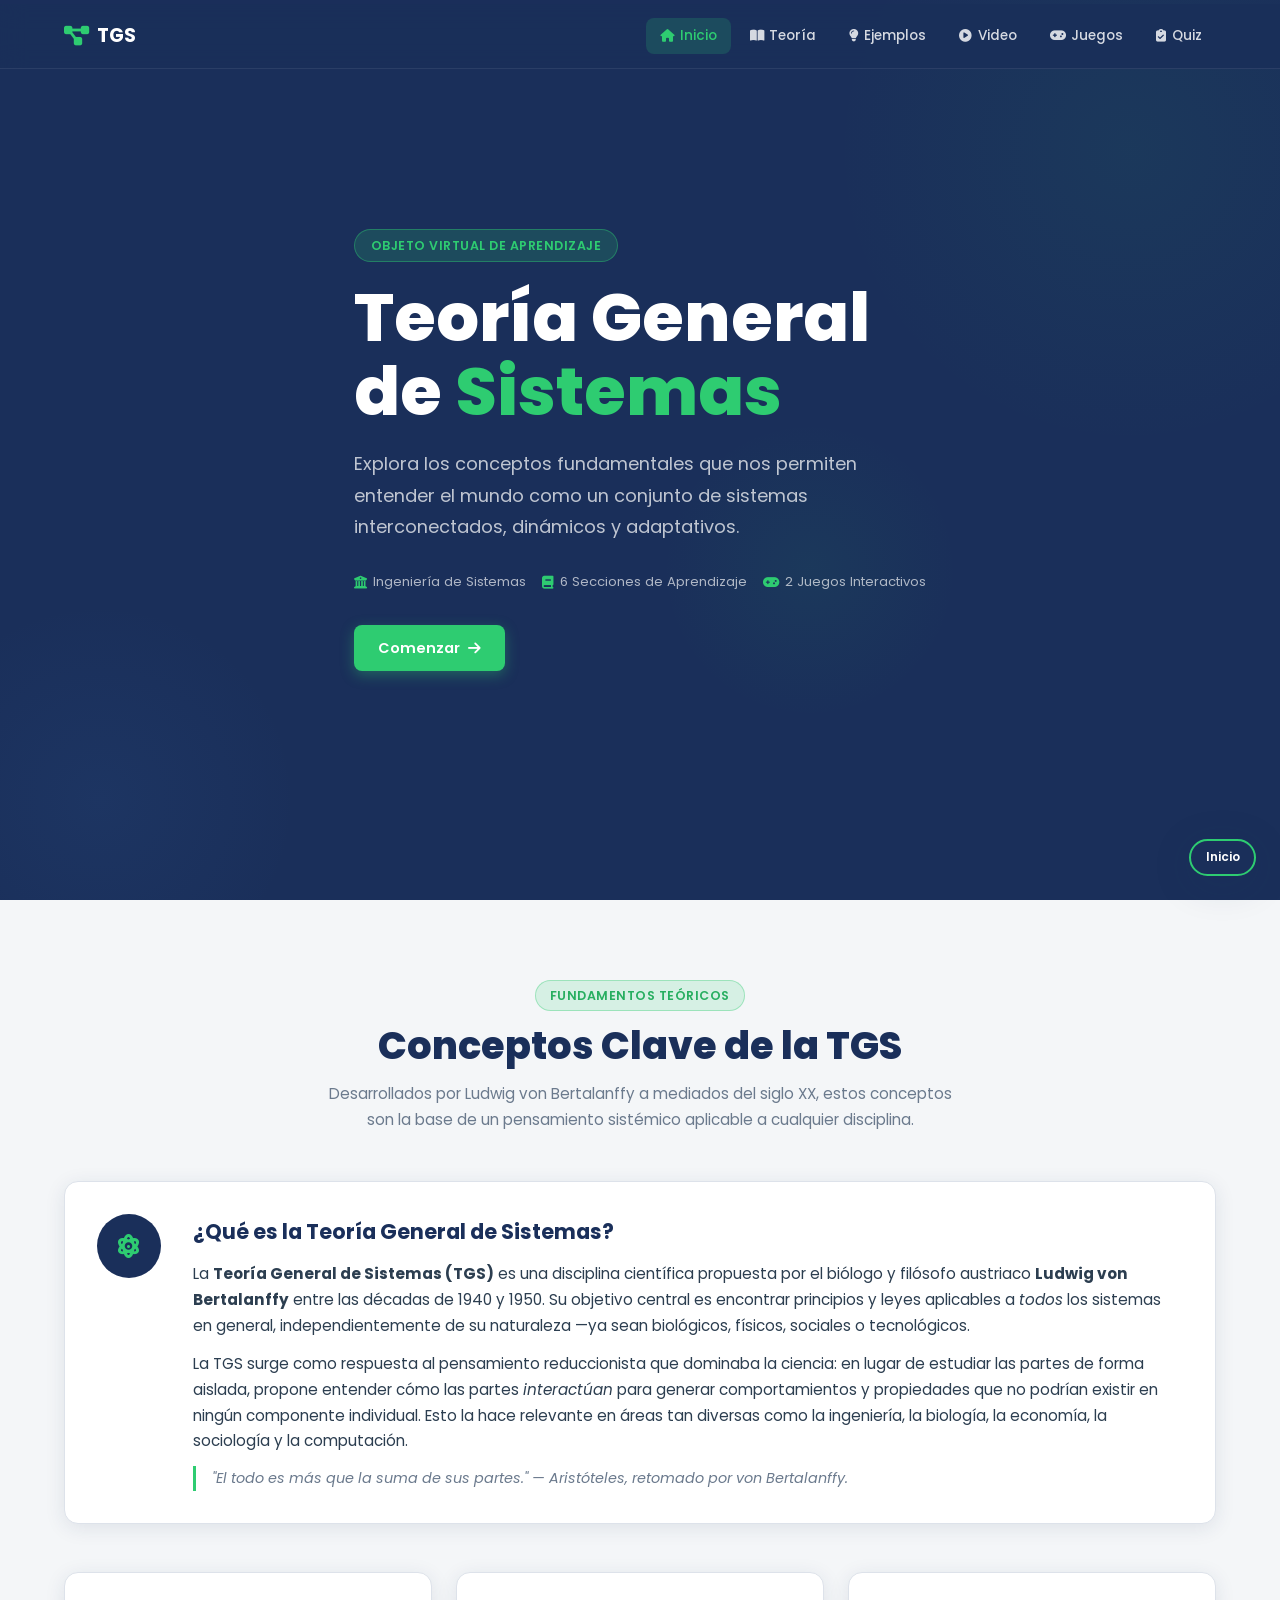
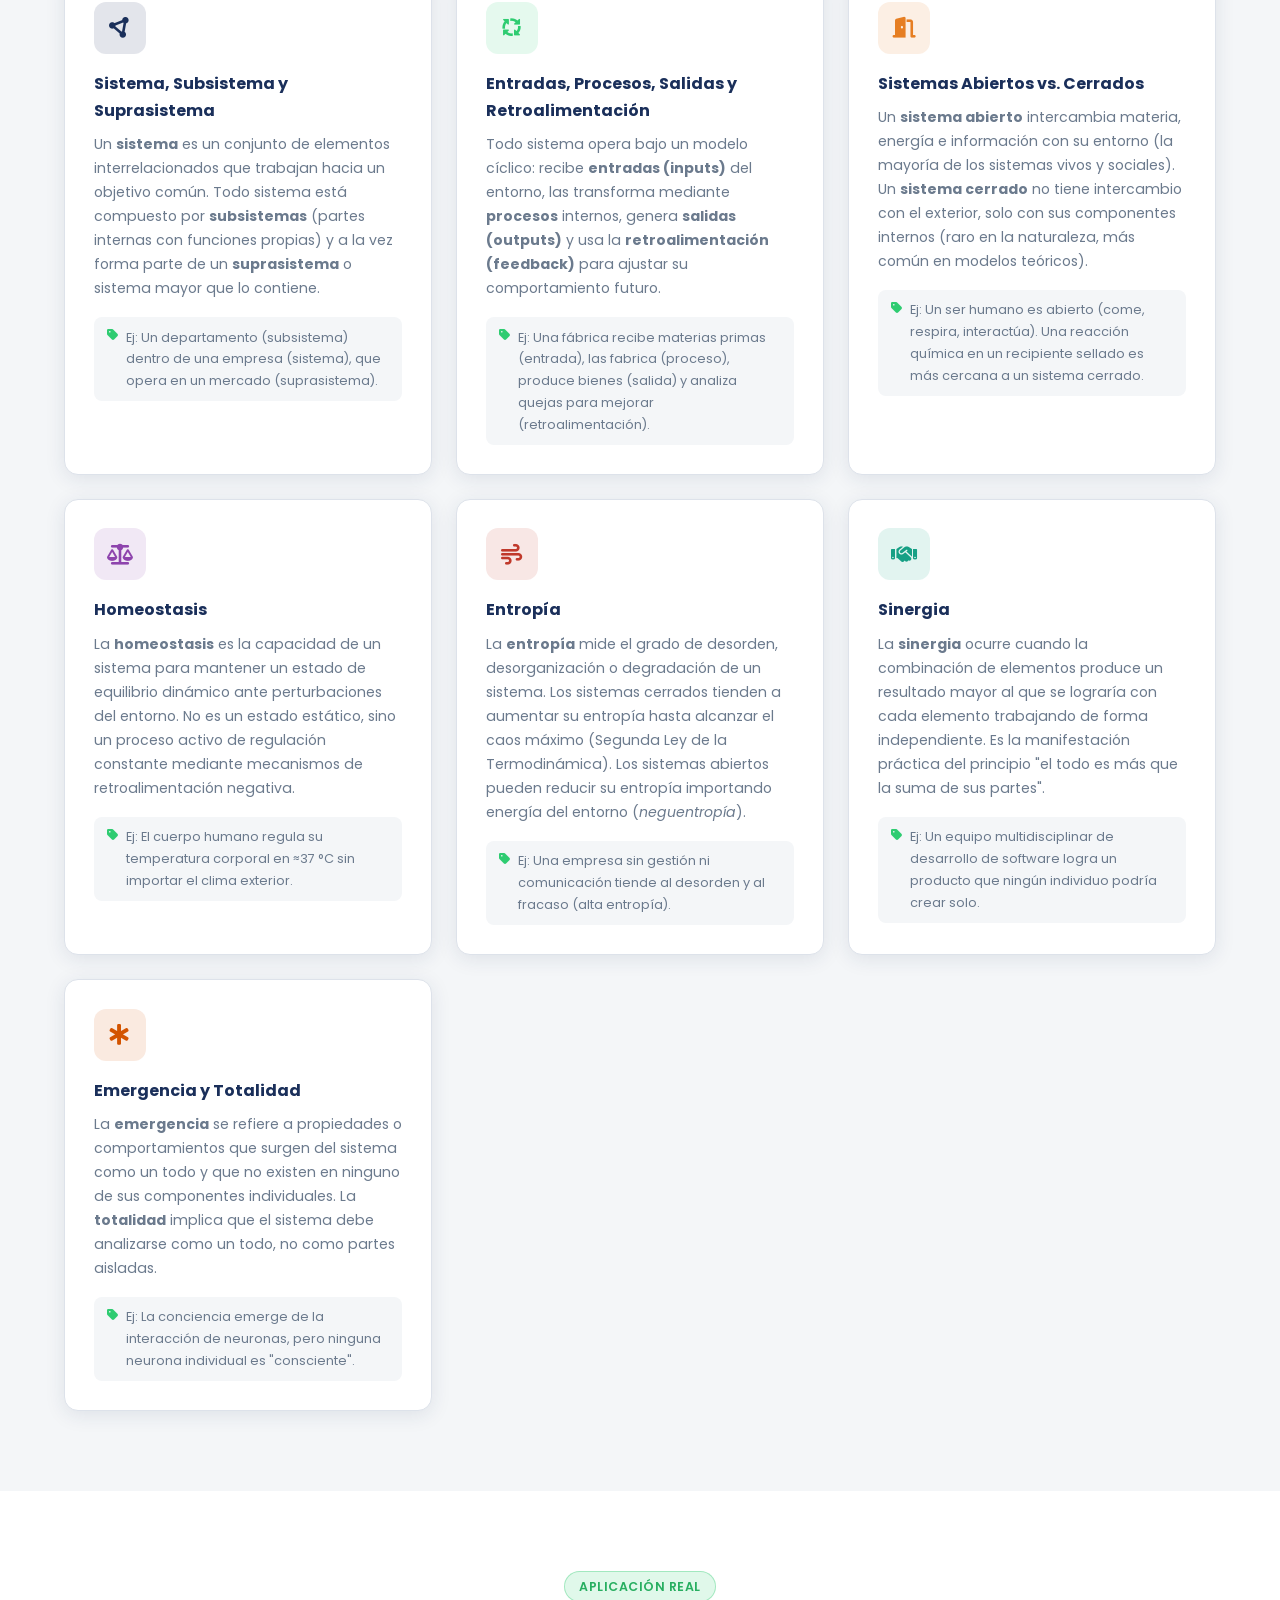
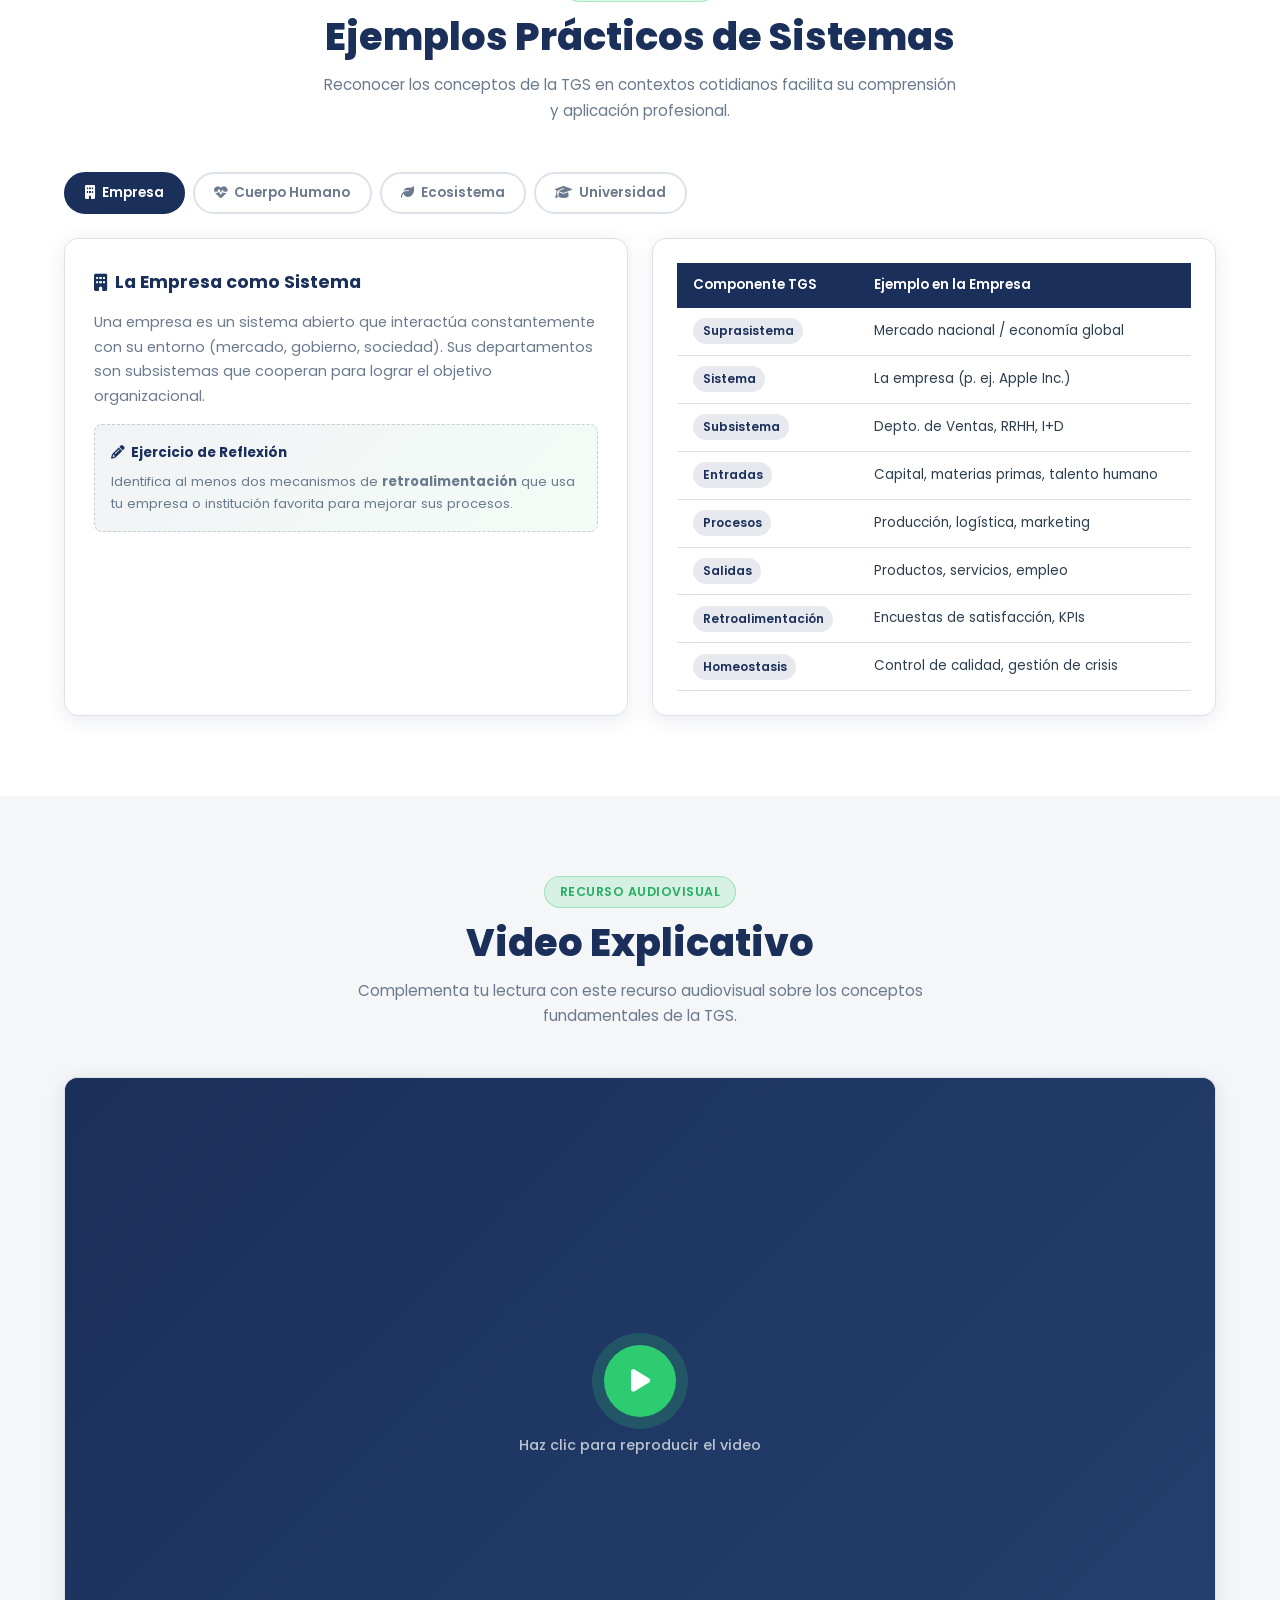
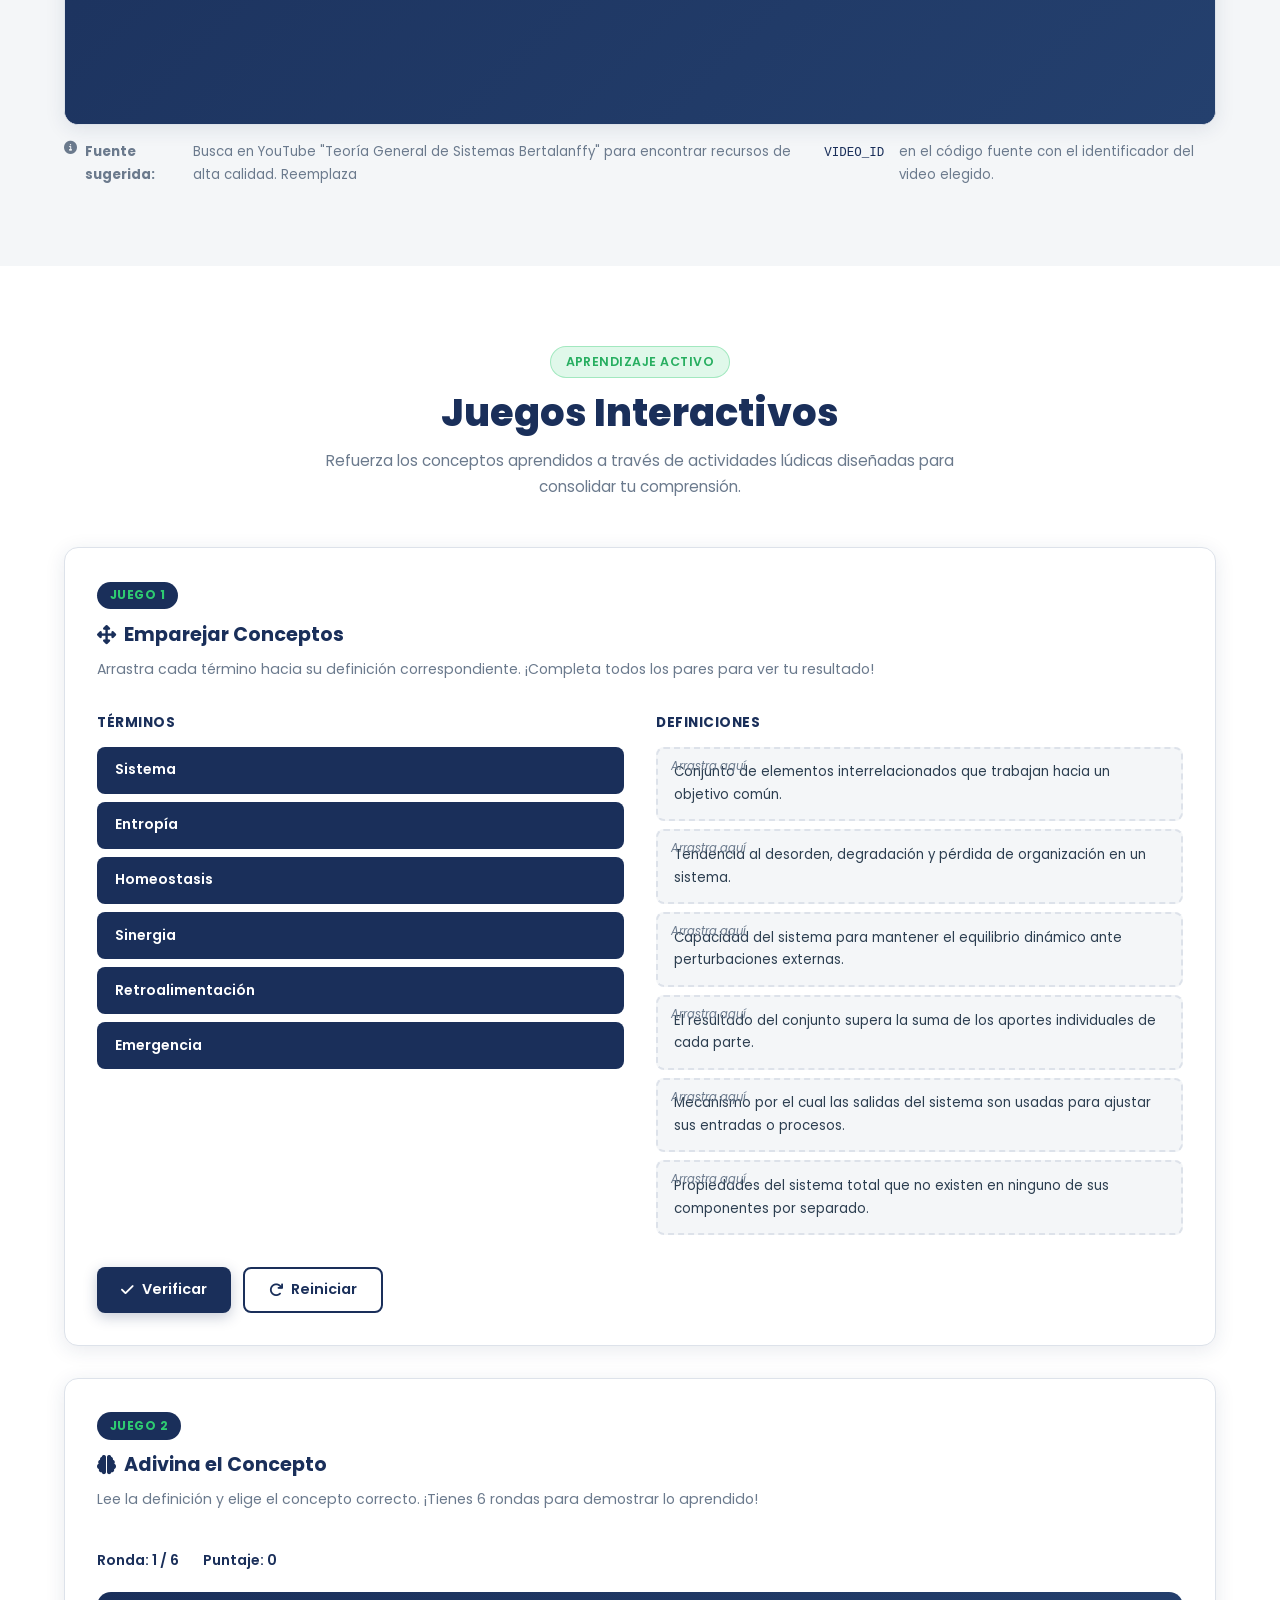
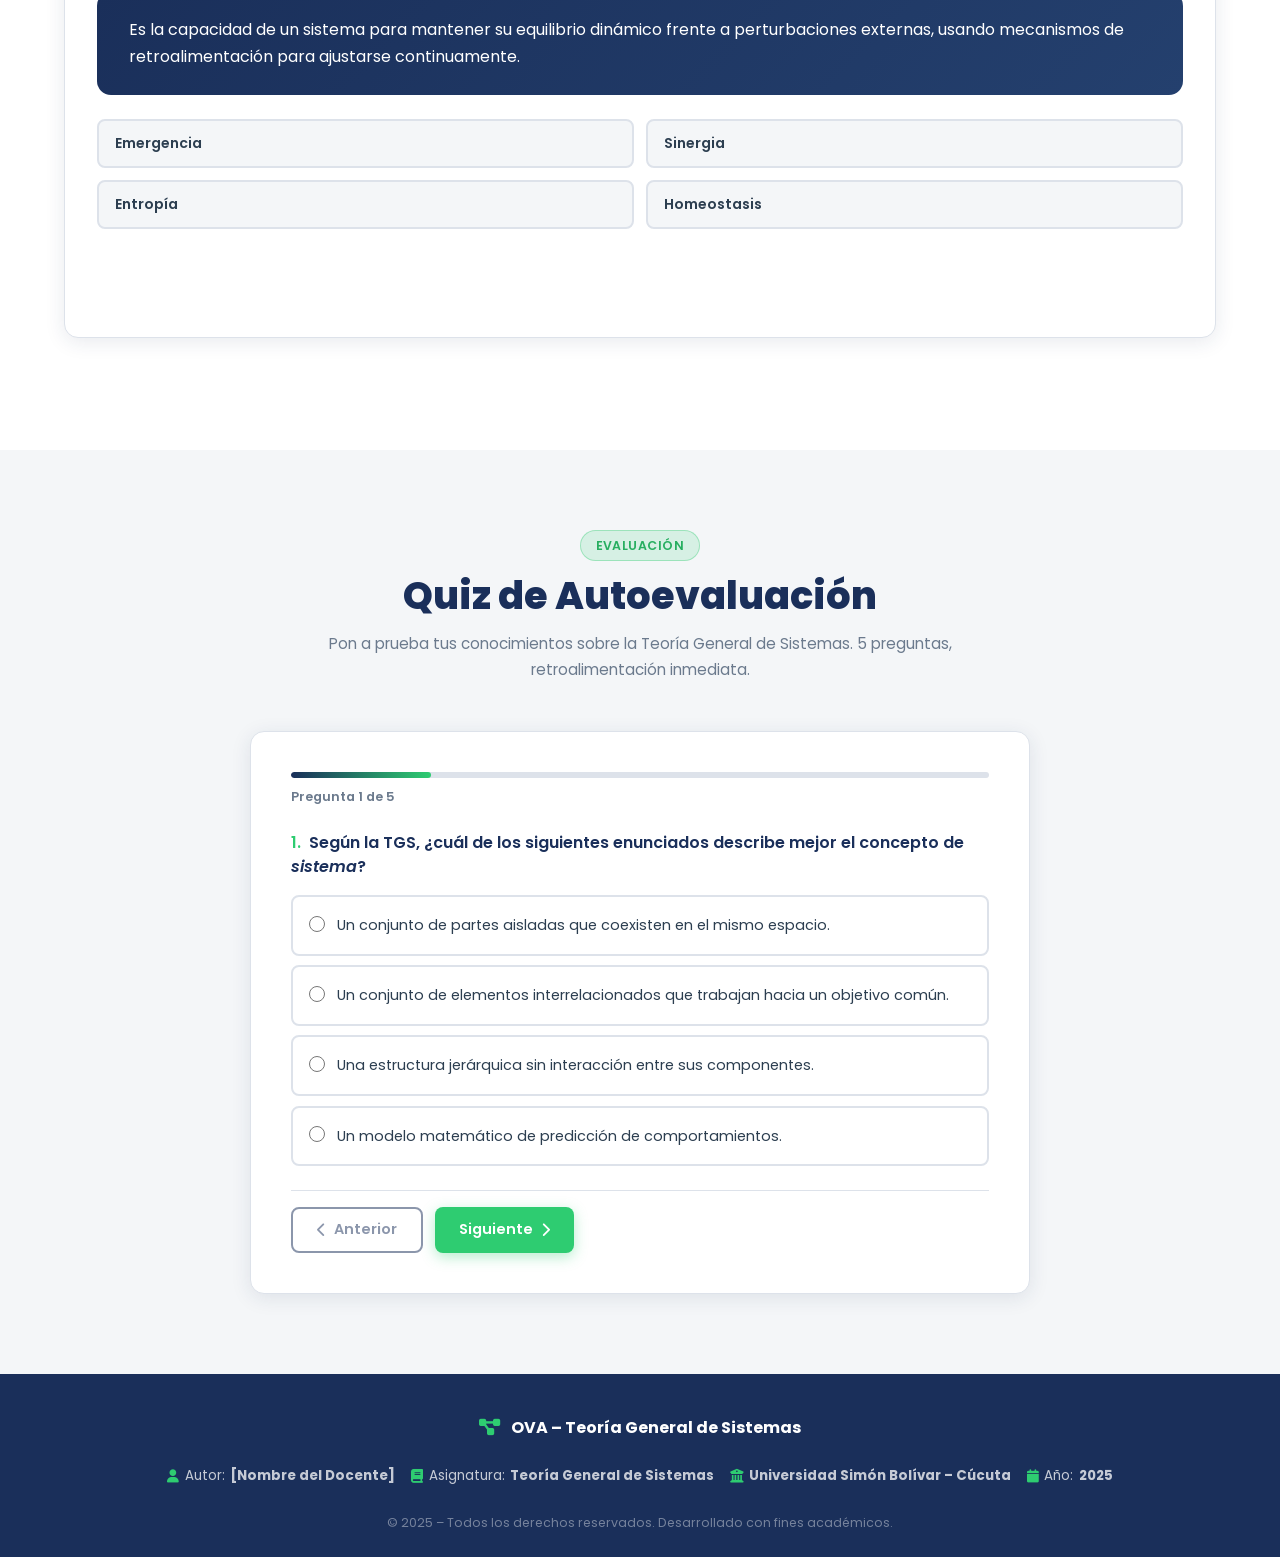
<file: OVA-VICTOR ORTEGA/index.html>
<!DOCTYPE html>
<html lang="es">
<head>
  <meta charset="UTF-8" />
  <meta name="viewport" content="width=device-width, initial-scale=1.0" />
  <!-- EDITAR: Cambia el título si lo deseas -->
  <title>OVA – Conceptos Fundamentales de la Teoría General de Sistemas</title>

  <!-- Google Fonts: Poppins -->
  <link rel="preconnect" href="https://fonts.googleapis.com" />
  <link rel="preconnect" href="https://fonts.gstatic.com" crossorigin />
  <link href="https://fonts.googleapis.com/css2?family=Poppins:wght@300;400;500;600;700;800&display=swap" rel="stylesheet" />

  <!-- Font Awesome -->
  <link rel="stylesheet" href="https://cdnjs.cloudflare.com/ajax/libs/font-awesome/6.5.0/css/all.min.css" />

  <!-- Hoja de estilos principal -->
  <link rel="stylesheet" href="styles.css" />
</head>
<body>

  <!-- ============================================================
       BARRA DE PROGRESO DE LECTURA
  ============================================================ -->
  <div id="reading-progress">
    <div id="reading-progress-bar"></div>
  </div>

  <!-- ============================================================
       NAVEGACIÓN FIJA
  ============================================================ -->
  <nav id="navbar">
    <div class="nav-container">
      <!-- EDITAR: Cambia el nombre/logo del curso -->
      <a class="nav-logo" href="#inicio">
        <i class="fas fa-project-diagram"></i>
        <span>TGS</span>
      </a>

      <!-- Menú escritorio -->
      <ul class="nav-menu" id="nav-menu">
        <li><a href="#inicio"   class="nav-link"><i class="fas fa-home"></i> Inicio</a></li>
        <li><a href="#teoria"   class="nav-link"><i class="fas fa-book-open"></i> Teoría</a></li>
        <li><a href="#ejemplos" class="nav-link"><i class="fas fa-lightbulb"></i> Ejemplos</a></li>
        <li><a href="#video"    class="nav-link"><i class="fas fa-play-circle"></i> Video</a></li>
        <li><a href="#juegos"   class="nav-link"><i class="fas fa-gamepad"></i> Juegos</a></li>
        <li><a href="#quiz"     class="nav-link"><i class="fas fa-clipboard-check"></i> Quiz</a></li>
      </ul>

      <!-- Botón hamburguesa (móvil) -->
      <button class="hamburger" id="hamburger" aria-label="Abrir menú">
        <span></span><span></span><span></span>
      </button>
    </div>
  </nav>

  <!-- ============================================================
       INDICADOR DE SECCIÓN ACTIVA
  ============================================================ -->
  <div id="section-indicator">
    <span id="section-indicator-text">Inicio</span>
  </div>

  <!-- ============================================================
       HERO / INICIO
  ============================================================ -->
  <section id="inicio" class="section hero-section">
    <div class="hero-bg-shapes">
      <div class="shape shape-1"></div>
      <div class="shape shape-2"></div>
      <div class="shape shape-3"></div>
    </div>
    <div class="container hero-content">
      <div class="hero-badge">Objeto Virtual de Aprendizaje</div>
      <!-- EDITAR: Título principal del OVA -->
      <h1 class="hero-title">Teoría General<br/>de <span class="accent">Sistemas</span></h1>
      <!-- EDITAR: Subtítulo descriptivo -->
      <p class="hero-subtitle">
        Explora los conceptos fundamentales que nos permiten entender el mundo
        como un conjunto de sistemas interconectados, dinámicos y adaptativos.
      </p>
      <div class="hero-meta">
        <!-- EDITAR: Datos del curso -->
        <span><i class="fas fa-university"></i> Ingeniería de Sistemas</span>
        <span><i class="fas fa-book"></i> 6 Secciones de Aprendizaje</span>
        <span><i class="fas fa-gamepad"></i> 2 Juegos Interactivos</span>
      </div>
      <a href="#teoria" class="btn btn-primary">
        Comenzar <i class="fas fa-arrow-right"></i>
      </a>
    </div>
  </section>

  <!-- ============================================================
       SECCIÓN TEORÍA
  ============================================================ -->
  <section id="teoria" class="section bg-light">
    <div class="container">
      <div class="section-header">
        <span class="section-tag">Fundamentos Teóricos</span>
        <h2>Conceptos Clave de la TGS</h2>
        <p>Desarrollados por Ludwig von Bertalanffy a mediados del siglo XX, estos conceptos son la base de un pensamiento sistémico aplicable a cualquier disciplina.</p>
      </div>

      <!-- SUBSECCIÓN: ¿Qué es la TGS? -->
      <div class="theory-intro card">
        <div class="theory-intro-icon"><i class="fas fa-atom"></i></div>
        <div class="theory-intro-text">
          <!-- EDITAR: Contextualización de la TGS -->
          <h3>¿Qué es la Teoría General de Sistemas?</h3>
          <p>
            La <strong>Teoría General de Sistemas (TGS)</strong> es una disciplina científica propuesta por el biólogo y filósofo austriaco
            <strong>Ludwig von Bertalanffy</strong> entre las décadas de 1940 y 1950. Su objetivo central es encontrar principios y leyes
            aplicables a <em>todos</em> los sistemas en general, independientemente de su naturaleza —ya sean biológicos, físicos, sociales o tecnológicos.
          </p>
          <p>
            La TGS surge como respuesta al pensamiento reduccionista que dominaba la ciencia: en lugar de estudiar las partes de forma aislada,
            propone entender cómo las partes <em>interactúan</em> para generar comportamientos y propiedades que no podrían existir en ningún componente individual.
            Esto la hace relevante en áreas tan diversas como la ingeniería, la biología, la economía, la sociología y la computación.
          </p>
          <blockquote>
            "El todo es más que la suma de sus partes." — Aristóteles, retomado por von Bertalanffy.
          </blockquote>
        </div>
      </div>

      <!-- TARJETAS DE CONCEPTOS -->
      <!-- EDITAR: Puedes agregar, quitar o modificar las tarjetas de conceptos en esta sección -->
      <div class="concepts-grid">

        <!-- Concepto 1: Sistema -->
        <div class="concept-card card" data-concept="sistema">
          <div class="concept-icon" style="--icon-color: #1a2f5a;">
            <i class="fas fa-circle-nodes"></i>
          </div>
          <h3>Sistema, Subsistema y Suprasistema</h3>
          <p>
            Un <strong>sistema</strong> es un conjunto de elementos interrelacionados que trabajan hacia un objetivo común.
            Todo sistema está compuesto por <strong>subsistemas</strong> (partes internas con funciones propias) y a la vez
            forma parte de un <strong>suprasistema</strong> o sistema mayor que lo contiene.
          </p>
          <div class="concept-example">
            <i class="fas fa-tag"></i>
            <span>Ej: Un departamento (subsistema) dentro de una empresa (sistema), que opera en un mercado (suprasistema).</span>
          </div>
        </div>

        <!-- Concepto 2: Entradas, Procesos, Salidas y Retroalimentación -->
        <div class="concept-card card" data-concept="ipo">
          <div class="concept-icon" style="--icon-color: #2ecc71;">
            <i class="fas fa-arrows-spin"></i>
          </div>
          <h3>Entradas, Procesos, Salidas y Retroalimentación</h3>
          <p>
            Todo sistema opera bajo un modelo cíclico: recibe <strong>entradas (inputs)</strong> del entorno,
            las transforma mediante <strong>procesos</strong> internos, genera <strong>salidas (outputs)</strong>
            y usa la <strong>retroalimentación (feedback)</strong> para ajustar su comportamiento futuro.
          </p>
          <div class="concept-example">
            <i class="fas fa-tag"></i>
            <span>Ej: Una fábrica recibe materias primas (entrada), las fabrica (proceso), produce bienes (salida) y analiza quejas para mejorar (retroalimentación).</span>
          </div>
        </div>

        <!-- Concepto 3: Sistemas Abiertos vs. Cerrados -->
        <div class="concept-card card" data-concept="abierto-cerrado">
          <div class="concept-icon" style="--icon-color: #e67e22;">
            <i class="fas fa-door-open"></i>
          </div>
          <h3>Sistemas Abiertos vs. Cerrados</h3>
          <p>
            Un <strong>sistema abierto</strong> intercambia materia, energía e información con su entorno
            (la mayoría de los sistemas vivos y sociales). Un <strong>sistema cerrado</strong> no tiene intercambio
            con el exterior, solo con sus componentes internos (raro en la naturaleza, más común en modelos teóricos).
          </p>
          <div class="concept-example">
            <i class="fas fa-tag"></i>
            <span>Ej: Un ser humano es abierto (come, respira, interactúa). Una reacción química en un recipiente sellado es más cercana a un sistema cerrado.</span>
          </div>
        </div>

        <!-- Concepto 4: Homeostasis -->
        <div class="concept-card card" data-concept="homeostasis">
          <div class="concept-icon" style="--icon-color: #8e44ad;">
            <i class="fas fa-balance-scale"></i>
          </div>
          <h3>Homeostasis</h3>
          <p>
            La <strong>homeostasis</strong> es la capacidad de un sistema para mantener un estado de equilibrio
            dinámico ante perturbaciones del entorno. No es un estado estático, sino un proceso activo de regulación
            constante mediante mecanismos de retroalimentación negativa.
          </p>
          <div class="concept-example">
            <i class="fas fa-tag"></i>
            <span>Ej: El cuerpo humano regula su temperatura corporal en ≈37 °C sin importar el clima exterior.</span>
          </div>
        </div>

        <!-- Concepto 5: Entropía -->
        <div class="concept-card card" data-concept="entropia">
          <div class="concept-icon" style="--icon-color: #c0392b;">
            <i class="fas fa-wind"></i>
          </div>
          <h3>Entropía</h3>
          <p>
            La <strong>entropía</strong> mide el grado de desorden, desorganización o degradación de un sistema.
            Los sistemas cerrados tienden a aumentar su entropía hasta alcanzar el caos máximo (Segunda Ley de la Termodinámica).
            Los sistemas abiertos pueden reducir su entropía importando energía del entorno (<em>neguentropía</em>).
          </p>
          <div class="concept-example">
            <i class="fas fa-tag"></i>
            <span>Ej: Una empresa sin gestión ni comunicación tiende al desorden y al fracaso (alta entropía).</span>
          </div>
        </div>

        <!-- Concepto 6: Sinergia -->
        <div class="concept-card card" data-concept="sinergia">
          <div class="concept-icon" style="--icon-color: #16a085;">
            <i class="fas fa-handshake"></i>
          </div>
          <h3>Sinergia</h3>
          <p>
            La <strong>sinergia</strong> ocurre cuando la combinación de elementos produce un resultado
            mayor al que se lograría con cada elemento trabajando de forma independiente.
            Es la manifestación práctica del principio "el todo es más que la suma de sus partes".
          </p>
          <div class="concept-example">
            <i class="fas fa-tag"></i>
            <span>Ej: Un equipo multidisciplinar de desarrollo de software logra un producto que ningún individuo podría crear solo.</span>
          </div>
        </div>

        <!-- Concepto 7: Emergencia -->
        <div class="concept-card card" data-concept="emergencia">
          <div class="concept-icon" style="--icon-color: #d35400;">
            <i class="fas fa-star-of-life"></i>
          </div>
          <h3>Emergencia y Totalidad</h3>
          <p>
            La <strong>emergencia</strong> se refiere a propiedades o comportamientos que surgen del sistema como un todo
            y que no existen en ninguno de sus componentes individuales. La <strong>totalidad</strong> implica que el sistema
            debe analizarse como un todo, no como partes aisladas.
          </p>
          <div class="concept-example">
            <i class="fas fa-tag"></i>
            <span>Ej: La conciencia emerge de la interacción de neuronas, pero ninguna neurona individual es "consciente".</span>
          </div>
        </div>

      </div><!-- /.concepts-grid -->
    </div>
  </section>

  <!-- ============================================================
       SECCIÓN EJEMPLOS PRÁCTICOS
  ============================================================ -->
  <section id="ejemplos" class="section">
    <div class="container">
      <div class="section-header">
        <span class="section-tag">Aplicación Real</span>
        <h2>Ejemplos Prácticos de Sistemas</h2>
        <p>Reconocer los conceptos de la TGS en contextos cotidianos facilita su comprensión y aplicación profesional.</p>
      </div>

      <!-- EDITAR: Puedes modificar los ejemplos, sus descripciones y tablas -->
      <div class="examples-tabs">
        <div class="tabs-nav">
          <button class="tab-btn active" data-tab="empresa"><i class="fas fa-building"></i> Empresa</button>
          <button class="tab-btn" data-tab="cuerpo"><i class="fas fa-heartbeat"></i> Cuerpo Humano</button>
          <button class="tab-btn" data-tab="ecosistema"><i class="fas fa-leaf"></i> Ecosistema</button>
          <button class="tab-btn" data-tab="universidad"><i class="fas fa-graduation-cap"></i> Universidad</button>
        </div>

        <!-- Tab: Empresa -->
        <div class="tab-content active" id="tab-empresa">
          <div class="example-layout">
            <div class="example-description card">
              <h3><i class="fas fa-building"></i> La Empresa como Sistema</h3>
              <p>Una empresa es un sistema abierto que interactúa constantemente con su entorno (mercado, gobierno, sociedad). Sus departamentos son subsistemas que cooperan para lograr el objetivo organizacional.</p>
              <div class="exercise-box">
                <h4><i class="fas fa-pencil-alt"></i> Ejercicio de Reflexión</h4>
                <p>Identifica al menos dos mecanismos de <strong>retroalimentación</strong> que usa tu empresa o institución favorita para mejorar sus procesos.</p>
              </div>
            </div>
            <div class="example-table-wrap card">
              <table class="system-table">
                <thead><tr><th>Componente TGS</th><th>Ejemplo en la Empresa</th></tr></thead>
                <tbody>
                  <tr><td><span class="badge">Suprasistema</span></td><td>Mercado nacional / economía global</td></tr>
                  <tr><td><span class="badge">Sistema</span></td><td>La empresa (p. ej. Apple Inc.)</td></tr>
                  <tr><td><span class="badge">Subsistema</span></td><td>Depto. de Ventas, RRHH, I+D</td></tr>
                  <tr><td><span class="badge">Entradas</span></td><td>Capital, materias primas, talento humano</td></tr>
                  <tr><td><span class="badge">Procesos</span></td><td>Producción, logística, marketing</td></tr>
                  <tr><td><span class="badge">Salidas</span></td><td>Productos, servicios, empleo</td></tr>
                  <tr><td><span class="badge">Retroalimentación</span></td><td>Encuestas de satisfacción, KPIs</td></tr>
                  <tr><td><span class="badge">Homeostasis</span></td><td>Control de calidad, gestión de crisis</td></tr>
                </tbody>
              </table>
            </div>
          </div>
        </div>

        <!-- Tab: Cuerpo Humano -->
        <div class="tab-content" id="tab-cuerpo">
          <div class="example-layout">
            <div class="example-description card">
              <h3><i class="fas fa-heartbeat"></i> El Cuerpo Humano como Sistema</h3>
              <p>El organismo humano es uno de los ejemplos más complejos y completos de sistema abierto. Tiene subsistemas especializados (circulatorio, nervioso, digestivo) que actúan en perfecta sinergia para mantener la homeostasis.</p>
              <div class="exercise-box">
                <h4><i class="fas fa-pencil-alt"></i> Ejercicio de Reflexión</h4>
                <p>¿Cómo se manifiesta la <strong>entropía</strong> en el cuerpo humano con el paso del tiempo? ¿Qué mecanismos la contrarrestan?</p>
              </div>
            </div>
            <div class="example-table-wrap card">
              <table class="system-table">
                <thead><tr><th>Componente TGS</th><th>Ejemplo en el Cuerpo</th></tr></thead>
                <tbody>
                  <tr><td><span class="badge">Suprasistema</span></td><td>El entorno natural y social</td></tr>
                  <tr><td><span class="badge">Sistema</span></td><td>El organismo humano</td></tr>
                  <tr><td><span class="badge">Subsistema</span></td><td>Sistema nervioso, circulatorio, inmune</td></tr>
                  <tr><td><span class="badge">Entradas</span></td><td>Alimentos, agua, oxígeno, información sensorial</td></tr>
                  <tr><td><span class="badge">Procesos</span></td><td>Digestión, respiración, cognición</td></tr>
                  <tr><td><span class="badge">Salidas</span></td><td>Energía, movimiento, calor, CO₂</td></tr>
                  <tr><td><span class="badge">Retroalimentación</span></td><td>Sistema nervioso autónomo, hormonas</td></tr>
                  <tr><td><span class="badge">Homeostasis</span></td><td>Temperatura 37°C, pH sanguíneo 7.4</td></tr>
                </tbody>
              </table>
            </div>
          </div>
        </div>

        <!-- Tab: Ecosistema -->
        <div class="tab-content" id="tab-ecosistema">
          <div class="example-layout">
            <div class="example-description card">
              <h3><i class="fas fa-leaf"></i> Un Ecosistema como Sistema</h3>
              <p>Un ecosistema es un sistema abierto donde organismos vivos (bióticos) e inertes (abióticos) coexisten en una red de relaciones interdependientes, manteniendo un equilibrio dinámico gracias a ciclos de materia y energía.</p>
              <div class="exercise-box">
                <h4><i class="fas fa-pencil-alt"></i> Ejercicio de Reflexión</h4>
                <p>¿Qué propiedad <strong>emergente</strong> posee un ecosistema que no existe en ninguna especie individual dentro de él?</p>
              </div>
            </div>
            <div class="example-table-wrap card">
              <table class="system-table">
                <thead><tr><th>Componente TGS</th><th>Ejemplo en el Ecosistema</th></tr></thead>
                <tbody>
                  <tr><td><span class="badge">Suprasistema</span></td><td>Biosfera / planeta Tierra</td></tr>
                  <tr><td><span class="badge">Sistema</span></td><td>Bosque tropical húmedo</td></tr>
                  <tr><td><span class="badge">Subsistema</span></td><td>Cadenas tróficas, ciclo del agua</td></tr>
                  <tr><td><span class="badge">Entradas</span></td><td>Luz solar, lluvia, CO₂</td></tr>
                  <tr><td><span class="badge">Procesos</span></td><td>Fotosíntesis, descomposición, depredación</td></tr>
                  <tr><td><span class="badge">Salidas</span></td><td>O₂, biomasa, regulación climática</td></tr>
                  <tr><td><span class="badge">Retroalimentación</span></td><td>Control poblacional predador-presa</td></tr>
                  <tr><td><span class="badge">Emergencia</span></td><td>Biodiversidad, resiliencia ecológica</td></tr>
                </tbody>
              </table>
            </div>
          </div>
        </div>

        <!-- Tab: Universidad -->
        <div class="tab-content" id="tab-universidad">
          <div class="example-layout">
            <div class="example-description card">
              <h3><i class="fas fa-graduation-cap"></i> La Universidad como Sistema</h3>
              <p>Una universidad es un sistema sociotécnico abierto que transforma estudiantes e ideas en profesionales y conocimiento. Este es el ejemplo propuesto como ejercicio central del OVA.</p>
              <div class="exercise-box">
                <h4><i class="fas fa-pencil-alt"></i> Ejercicio Principal</h4>
                <p>Identifica las <strong>entradas, procesos y salidas</strong> de tu universidad. Además, ¿cuál es el mecanismo de retroalimentación más importante? ¿Cómo se manifiesta la sinergia entre facultades?</p>
              </div>
            </div>
            <div class="example-table-wrap card">
              <table class="system-table">
                <thead><tr><th>Componente TGS</th><th>Ejemplo en la Universidad</th></tr></thead>
                <tbody>
                  <!-- EDITAR: Modifica los datos de este ejemplo según tu institución -->
                  <tr><td><span class="badge">Suprasistema</span></td><td>Sistema de educación superior / sociedad</td></tr>
                  <tr><td><span class="badge">Sistema</span></td><td>Universidad Simón Bolívar</td></tr>
                  <tr><td><span class="badge">Subsistema</span></td><td>Facultades, decanaturas, bienestar</td></tr>
                  <tr><td><span class="badge">Entradas</span></td><td>Estudiantes, docentes, presupuesto, conocimiento</td></tr>
                  <tr><td><span class="badge">Procesos</span></td><td>Docencia, investigación, extensión</td></tr>
                  <tr><td><span class="badge">Salidas</span></td><td>Profesionales, patentes, publicaciones, impacto social</td></tr>
                  <tr><td><span class="badge">Retroalimentación</span></td><td>Acreditaciones, tasas de empleo, evaluaciones docentes</td></tr>
                  <tr><td><span class="badge">Sinergia</span></td><td>Proyectos interdisciplinares entre facultades</td></tr>
                </tbody>
              </table>
            </div>
          </div>
        </div>

      </div><!-- /.examples-tabs -->
    </div>
  </section>

  <!-- ============================================================
       SECCIÓN VIDEO
  ============================================================ -->
  <section id="video" class="section bg-light">
    <div class="container">
      <div class="section-header">
        <span class="section-tag">Recurso Audiovisual</span>
        <h2>Video Explicativo</h2>
        <p>Complementa tu lectura con este recurso audiovisual sobre los conceptos fundamentales de la TGS.</p>
      </div>
      <div class="video-wrapper card">
        <div class="video-overlay" id="video-overlay">
          <div class="video-play-btn" id="video-play-btn">
            <i class="fas fa-play"></i>
          </div>
          <p class="video-label">Haz clic para reproducir el video</p>
        </div>
        <!-- EDITAR: Reemplaza VIDEO_ID con el ID del video de YouTube que desees
             Ejemplo: si la URL es https://www.youtube.com/watch?v=dQw4w9WgXcQ
             entonces VIDEO_ID = dQw4w9WgXcQ
             El src quedaría: https://www.youtube.com/embed/dQw4w9WgXcQ -->
        <iframe
          id="yt-iframe"
          src="https://www.youtube.com/embed/QbBy20GPlqc?rel=0&modestbranding=1"
          title="Video sobre Teoría General de Sistemas"
          frameborder="0"
          allow="accelerometer; autoplay; clipboard-write; encrypted-media; gyroscope; picture-in-picture"
          allowfullscreen
          style="display:none;">
        </iframe>
      </div>
      <!-- EDITAR: Descripción del video -->
      <p class="video-caption">
        <i class="fas fa-info-circle"></i>
        <strong>Fuente sugerida:</strong> Busca en YouTube "Teoría General de Sistemas Bertalanffy" para encontrar recursos de alta calidad. Reemplaza <code>VIDEO_ID</code> en el código fuente con el identificador del video elegido.
      </p>
    </div>
  </section>

  <!-- ============================================================
       SECCIÓN JUEGOS
  ============================================================ -->
  <section id="juegos" class="section">
    <div class="container">
      <div class="section-header">
        <span class="section-tag">Aprendizaje Activo</span>
        <h2>Juegos Interactivos</h2>
        <p>Refuerza los conceptos aprendidos a través de actividades lúdicas diseñadas para consolidar tu comprensión.</p>
      </div>

      <!-- ==========================================
           JUEGO 1: EMPAREJAR CONCEPTOS (DRAG & DROP)
      ========================================== -->
      <div class="game-block card" id="game1">
        <div class="game-header">
          <div class="game-badge">Juego 1</div>
          <h3><i class="fas fa-arrows-alt"></i> Emparejar Conceptos</h3>
          <p>Arrastra cada término hacia su definición correspondiente. ¡Completa todos los pares para ver tu resultado!</p>
        </div>

        <div class="drag-game-area">
          <!-- Columna de términos arrastrables -->
          <div class="drag-terms-col">
            <h4>Términos</h4>
            <!-- EDITAR: Los términos deben coincidir con los data-pair de las definiciones -->
            <div class="drag-term" draggable="true" data-term="Sistema">Sistema</div>
            <div class="drag-term" draggable="true" data-term="Entropía">Entropía</div>
            <div class="drag-term" draggable="true" data-term="Homeostasis">Homeostasis</div>
            <div class="drag-term" draggable="true" data-term="Sinergia">Sinergia</div>
            <div class="drag-term" draggable="true" data-term="Retroalimentación">Retroalimentación</div>
            <div class="drag-term" draggable="true" data-term="Emergencia">Emergencia</div>
          </div>

          <!-- Columna de definiciones (zonas de drop) -->
          <div class="drag-defs-col">
            <h4>Definiciones</h4>
            <!-- EDITAR: El data-pair debe corresponder al data-term del término correcto
                 Modifica el texto de las definiciones según tus necesidades -->
            <div class="drag-def drop-zone" data-pair="Sistema">
              <span class="drop-placeholder">Arrastra aquí</span>
              <p>Conjunto de elementos interrelacionados que trabajan hacia un objetivo común.</p>
            </div>
            <div class="drag-def drop-zone" data-pair="Entropía">
              <span class="drop-placeholder">Arrastra aquí</span>
              <p>Tendencia al desorden, degradación y pérdida de organización en un sistema.</p>
            </div>
            <div class="drag-def drop-zone" data-pair="Homeostasis">
              <span class="drop-placeholder">Arrastra aquí</span>
              <p>Capacidad del sistema para mantener el equilibrio dinámico ante perturbaciones externas.</p>
            </div>
            <div class="drag-def drop-zone" data-pair="Sinergia">
              <span class="drop-placeholder">Arrastra aquí</span>
              <p>El resultado del conjunto supera la suma de los aportes individuales de cada parte.</p>
            </div>
            <div class="drag-def drop-zone" data-pair="Retroalimentación">
              <span class="drop-placeholder">Arrastra aquí</span>
              <p>Mecanismo por el cual las salidas del sistema son usadas para ajustar sus entradas o procesos.</p>
            </div>
            <div class="drag-def drop-zone" data-pair="Emergencia">
              <span class="drop-placeholder">Arrastra aquí</span>
              <p>Propiedades del sistema total que no existen en ninguno de sus componentes por separado.</p>
            </div>
          </div>
        </div><!-- /.drag-game-area -->

        <div class="game-controls">
          <button class="btn btn-secondary" id="check-drag-btn"><i class="fas fa-check"></i> Verificar</button>
          <button class="btn btn-outline" id="reset-drag-btn"><i class="fas fa-redo"></i> Reiniciar</button>
        </div>
        <div class="game-result" id="drag-result"></div>
      </div><!-- /#game1 -->

      <!-- ==========================================
           JUEGO 2: ADIVINA EL CONCEPTO
      ========================================== -->
      <div class="game-block card" id="game2">
        <div class="game-header">
          <div class="game-badge">Juego 2</div>
          <h3><i class="fas fa-brain"></i> Adivina el Concepto</h3>
          <p>Lee la definición y elige el concepto correcto. ¡Tienes 6 rondas para demostrar lo aprendido!</p>
        </div>

        <div class="guess-game-area">
          <div class="guess-stats">
            <span id="guess-round">Ronda: 1 / 6</span>
            <span id="guess-score">Puntaje: 0</span>
          </div>

          <div class="guess-definition-box" id="guess-definition">
            <!-- La definición se inserta dinámicamente por JS -->
            Cargando definición...
          </div>

          <!-- EDITAR: Las opciones se generan automáticamente por JS según las rondas definidas en script.js -->
          <div class="guess-options" id="guess-options">
            <!-- Opciones generadas dinámicamente -->
          </div>

          <div class="guess-feedback" id="guess-feedback"></div>

          <div class="game-controls">
            <button class="btn btn-primary" id="next-round-btn" style="display:none;"><i class="fas fa-arrow-right"></i> Siguiente Ronda</button>
            <button class="btn btn-secondary" id="restart-guess-btn" style="display:none;"><i class="fas fa-redo"></i> Reiniciar Juego</button>
          </div>
        </div>
      </div><!-- /#game2 -->

    </div>
  </section>

  <!-- ============================================================
       SECCIÓN QUIZ
  ============================================================ -->
  <section id="quiz" class="section bg-light">
    <div class="container">
      <div class="section-header">
        <span class="section-tag">Evaluación</span>
        <h2>Quiz de Autoevaluación</h2>
        <p>Pon a prueba tus conocimientos sobre la Teoría General de Sistemas. 5 preguntas, retroalimentación inmediata.</p>
      </div>

      <div class="quiz-container card" id="quiz-container">
        <div class="quiz-progress-bar">
          <div class="quiz-progress-fill" id="quiz-progress-fill"></div>
        </div>
        <p class="quiz-progress-label" id="quiz-progress-label">Pregunta 1 de 5</p>

        <form id="quiz-form" novalidate>

          <!-- EDITAR: Modifica las preguntas, opciones y respuestas correctas aquí
               La respuesta correcta se marca con data-correct="true" en el input -->

          <!-- Pregunta 1 -->
          <div class="quiz-question" id="qq-1">
            <p class="question-text"><span class="q-num">1.</span> Según la TGS, ¿cuál de los siguientes enunciados describe mejor el concepto de <em>sistema</em>?</p>
            <div class="options-list">
              <label class="option-label">
                <input type="radio" name="q1" value="a" />
                <span>Un conjunto de partes aisladas que coexisten en el mismo espacio.</span>
              </label>
              <label class="option-label">
                <input type="radio" name="q1" value="b" data-correct="true" />
                <span>Un conjunto de elementos interrelacionados que trabajan hacia un objetivo común.</span>
              </label>
              <label class="option-label">
                <input type="radio" name="q1" value="c" />
                <span>Una estructura jerárquica sin interacción entre sus componentes.</span>
              </label>
              <label class="option-label">
                <input type="radio" name="q1" value="d" />
                <span>Un modelo matemático de predicción de comportamientos.</span>
              </label>
            </div>
          </div>

          <!-- Pregunta 2 -->
          <div class="quiz-question" id="qq-2" style="display:none;">
            <p class="question-text"><span class="q-num">2.</span> ¿Qué concepto describe la tendencia natural de los sistemas <em>cerrados</em> al desorden y la degradación?</p>
            <div class="options-list">
              <label class="option-label">
                <input type="radio" name="q2" value="a" />
                <span>Homeostasis</span>
              </label>
              <label class="option-label">
                <input type="radio" name="q2" value="b" />
                <span>Emergencia</span>
              </label>
              <label class="option-label">
                <input type="radio" name="q2" value="c" data-correct="true" />
                <span>Entropía</span>
              </label>
              <label class="option-label">
                <input type="radio" name="q2" value="d" />
                <span>Sinergia</span>
              </label>
            </div>
          </div>

          <!-- Pregunta 3 -->
          <div class="quiz-question" id="qq-3" style="display:none;">
            <p class="question-text"><span class="q-num">3.</span> Un termostato que apaga la calefacción cuando la temperatura alcanza el nivel deseado es un ejemplo de:</p>
            <div class="options-list">
              <label class="option-label">
                <input type="radio" name="q3" value="a" />
                <span>Entropía positiva</span>
              </label>
              <label class="option-label">
                <input type="radio" name="q3" value="b" data-correct="true" />
                <span>Retroalimentación negativa (homeostasis)</span>
              </label>
              <label class="option-label">
                <input type="radio" name="q3" value="c" />
                <span>Sistema cerrado sin interacciones</span>
              </label>
              <label class="option-label">
                <input type="radio" name="q3" value="d" />
                <span>Propiedad emergente del sistema</span>
              </label>
            </div>
          </div>

          <!-- Pregunta 4 -->
          <div class="quiz-question" id="qq-4" style="display:none;">
            <p class="question-text"><span class="q-num">4.</span> La <em>conciencia humana</em>, que surge de la interacción de millones de neuronas pero no existe en ninguna neurona individual, es el mejor ejemplo de:</p>
            <div class="options-list">
              <label class="option-label">
                <input type="radio" name="q4" value="a" />
                <span>Homeostasis neuronal</span>
              </label>
              <label class="option-label">
                <input type="radio" name="q4" value="b" />
                <span>Entropía biológica</span>
              </label>
              <label class="option-label">
                <input type="radio" name="q4" value="c" />
                <span>Sinergia química</span>
              </label>
              <label class="option-label">
                <input type="radio" name="q4" value="d" data-correct="true" />
                <span>Emergencia del sistema</span>
              </label>
            </div>
          </div>

          <!-- Pregunta 5 -->
          <div class="quiz-question" id="qq-5" style="display:none;">
            <p class="question-text"><span class="q-num">5.</span> Una empresa que recibe capital e insumos, los transforma y vende productos al mercado, recibiendo ingresos para continuar operando, ¿qué tipo de sistema es?</p>
            <div class="options-list">
              <label class="option-label">
                <input type="radio" name="q5" value="a" />
                <span>Sistema cerrado sin retroalimentación</span>
              </label>
              <label class="option-label">
                <input type="radio" name="q5" value="b" />
                <span>Sistema con alta entropía incontrolable</span>
              </label>
              <label class="option-label">
                <input type="radio" name="q5" value="c" data-correct="true" />
                <span>Sistema abierto con retroalimentación positiva y negativa</span>
              </label>
              <label class="option-label">
                <input type="radio" name="q5" value="d" />
                <span>Suprasistema sin subsistemas definidos</span>
              </label>
            </div>
          </div>

          <div class="quiz-nav">
            <button type="button" class="btn btn-outline" id="prev-q-btn" disabled><i class="fas fa-chevron-left"></i> Anterior</button>
            <button type="button" class="btn btn-primary" id="next-q-btn">Siguiente <i class="fas fa-chevron-right"></i></button>
            <button type="button" class="btn btn-success" id="submit-quiz-btn" style="display:none;"><i class="fas fa-paper-plane"></i> Enviar Quiz</button>
          </div>
        </form>

        <!-- Resultado del Quiz -->
        <div class="quiz-result" id="quiz-result" style="display:none;">
          <div class="result-icon" id="result-icon"></div>
          <h3 id="result-title"></h3>
          <p id="result-score"></p>
          <p id="result-feedback"></p>
          <button class="btn btn-primary" id="retry-quiz-btn"><i class="fas fa-redo"></i> Intentar de nuevo</button>
        </div>
      </div><!-- /.quiz-container -->
    </div>
  </section>

  <!-- ============================================================
       FOOTER
  ============================================================ -->
  <!-- EDITAR: Actualiza los datos del autor, asignatura y universidad -->
  <footer id="footer">
    <div class="container footer-inner">
      <div class="footer-brand">
        <i class="fas fa-project-diagram"></i>
        <strong>OVA – Teoría General de Sistemas</strong>
      </div>
      <div class="footer-info">
        <p><i class="fas fa-user"></i> Autor: <strong>[Nombre del Docente]</strong></p>
        <p><i class="fas fa-book"></i> Asignatura: <strong>Teoría General de Sistemas</strong></p>
        <p><i class="fas fa-university"></i> <strong>Universidad Simón Bolívar – Cúcuta</strong></p>
        <p><i class="fas fa-calendar"></i> Año: <strong>2025</strong></p>
      </div>
      <p class="footer-copy">© 2025 – Todos los derechos reservados. Desarrollado con fines académicos.</p>
    </div>
  </footer>

  <!-- Script principal -->
  <script src="script.js"></script>
</body>
</html>
</file>
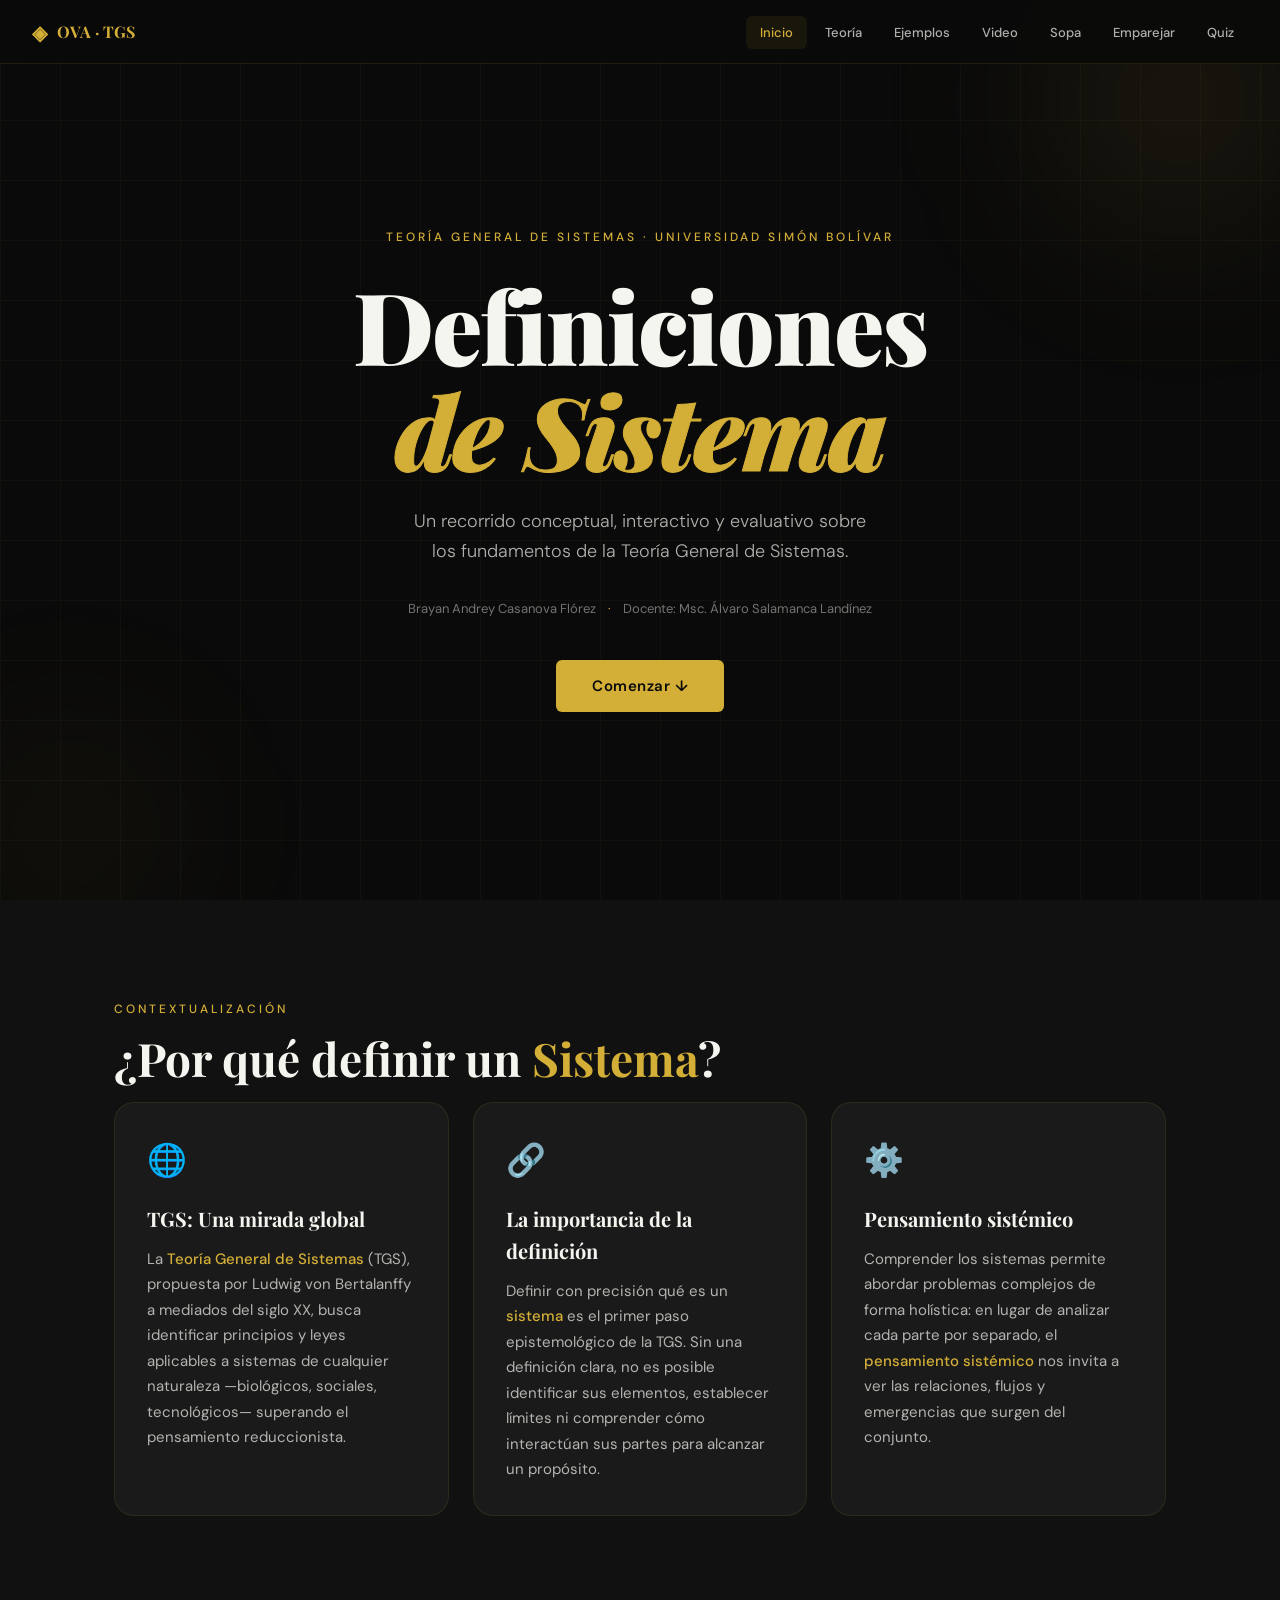
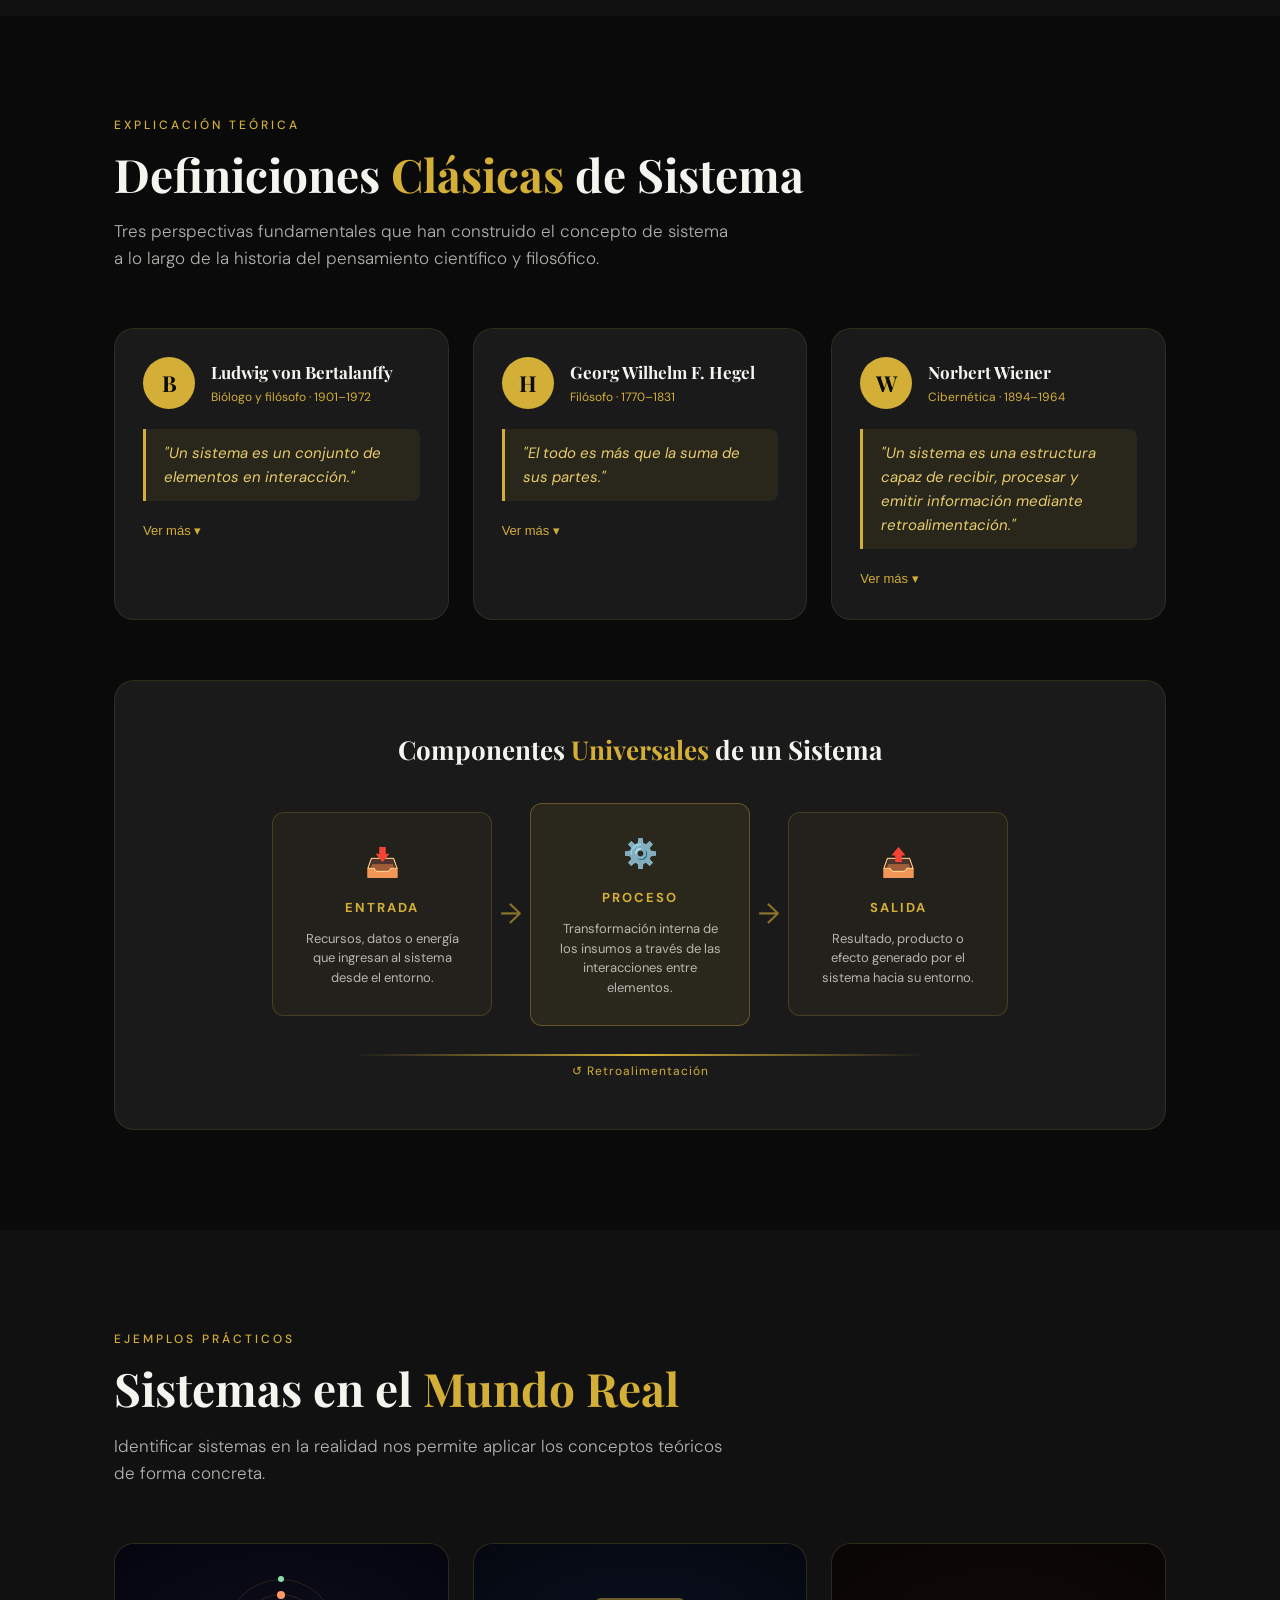
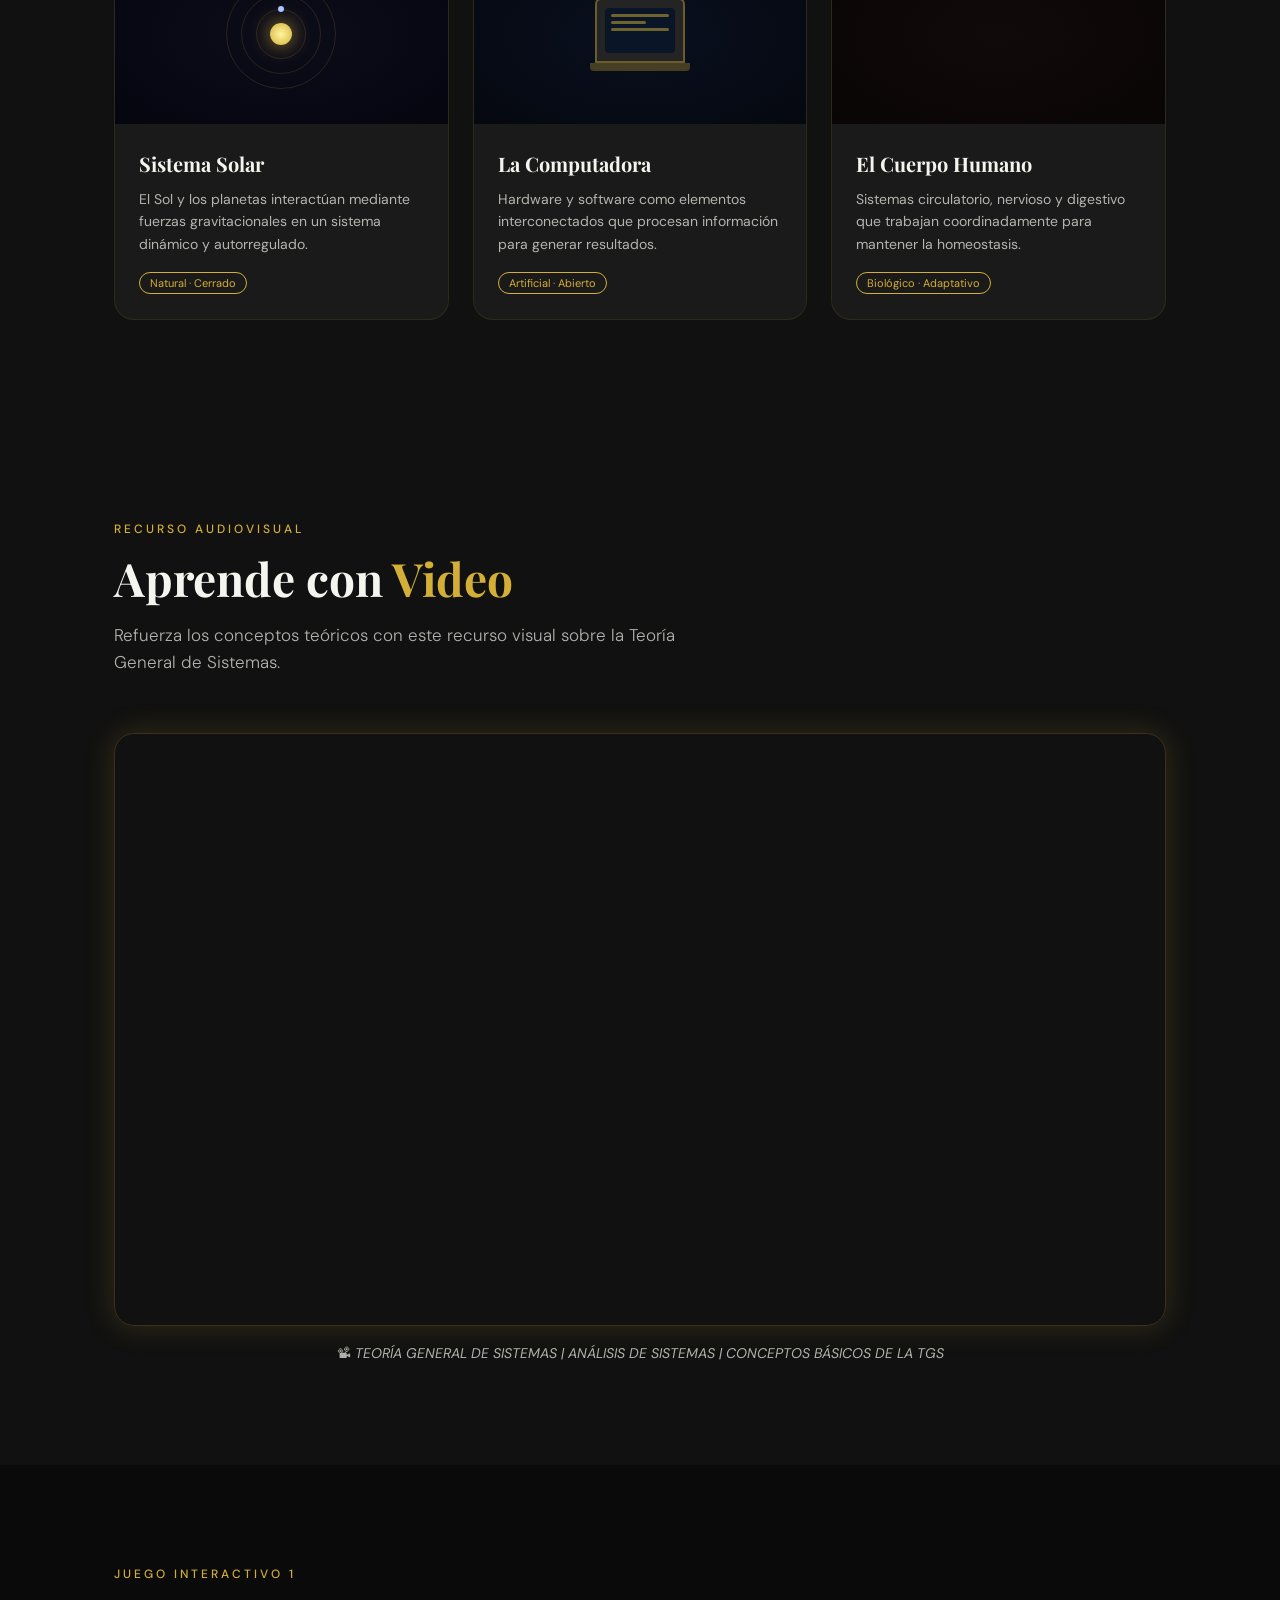
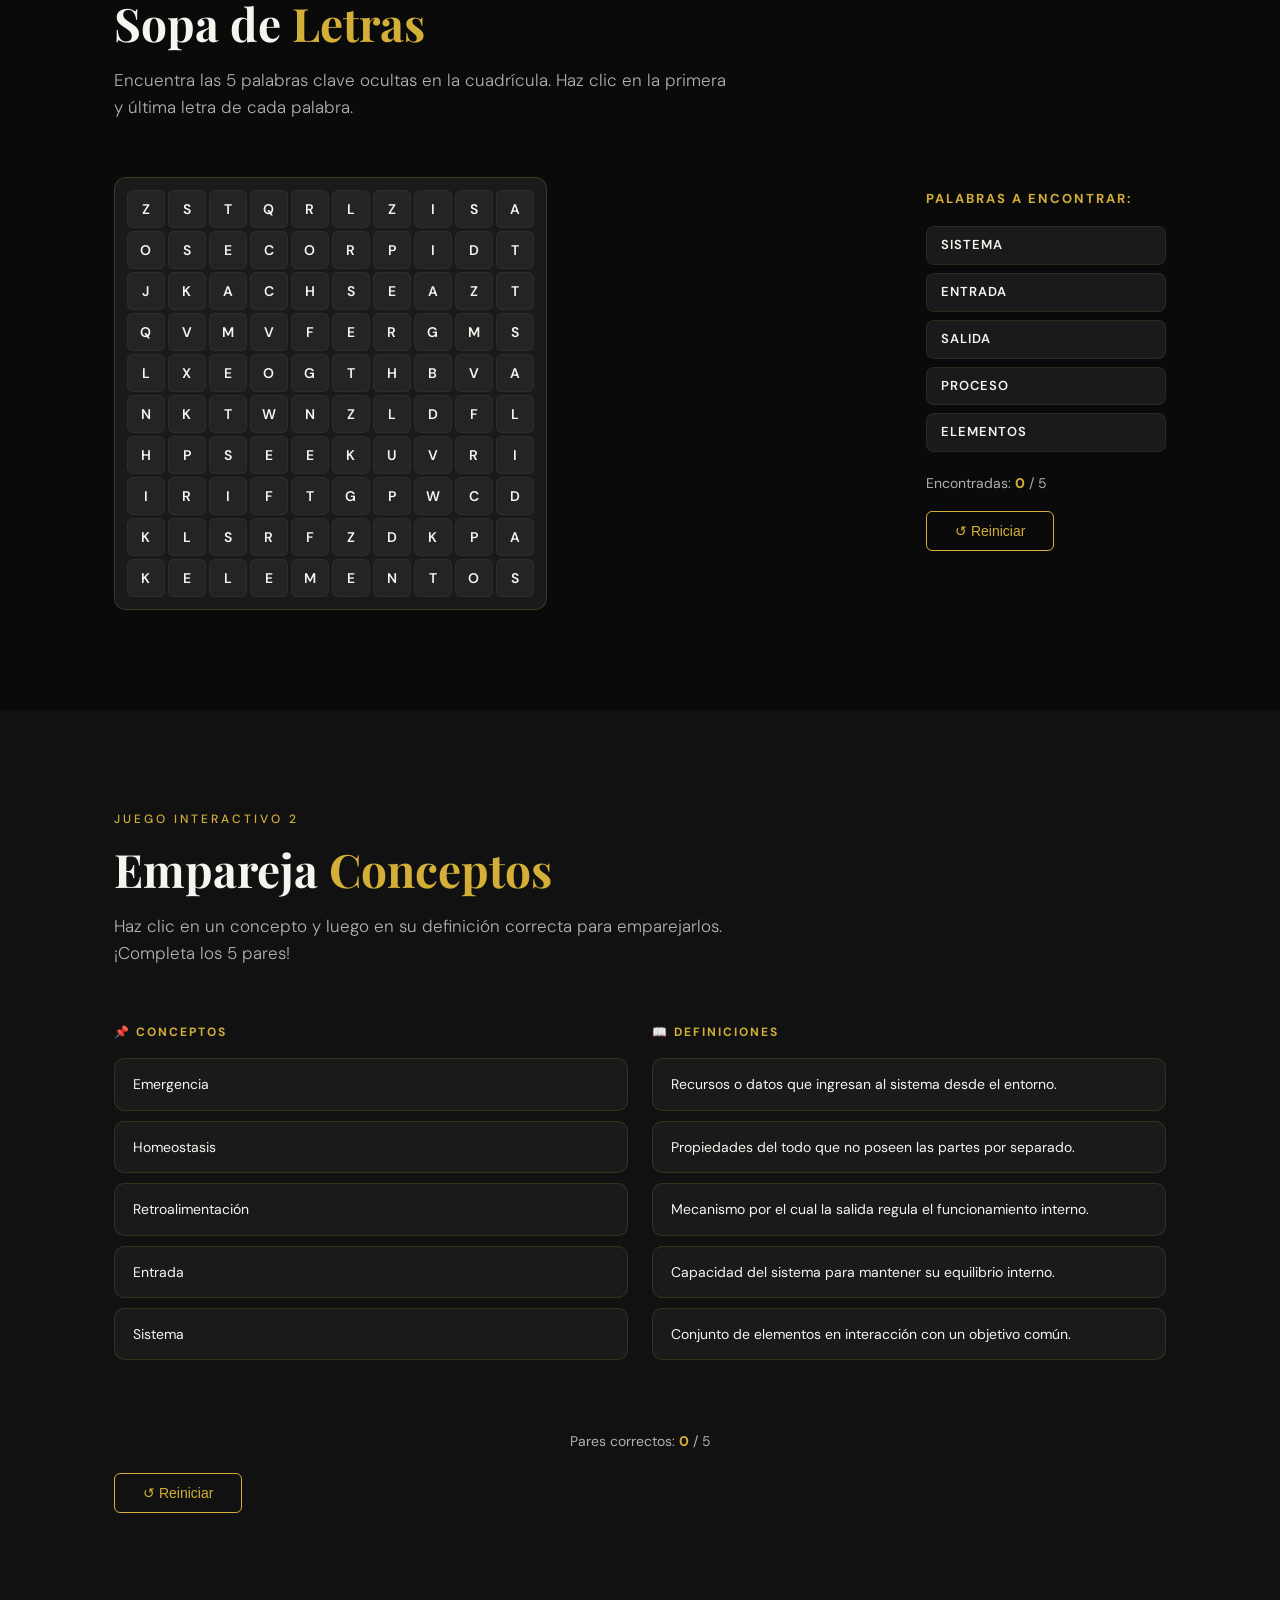
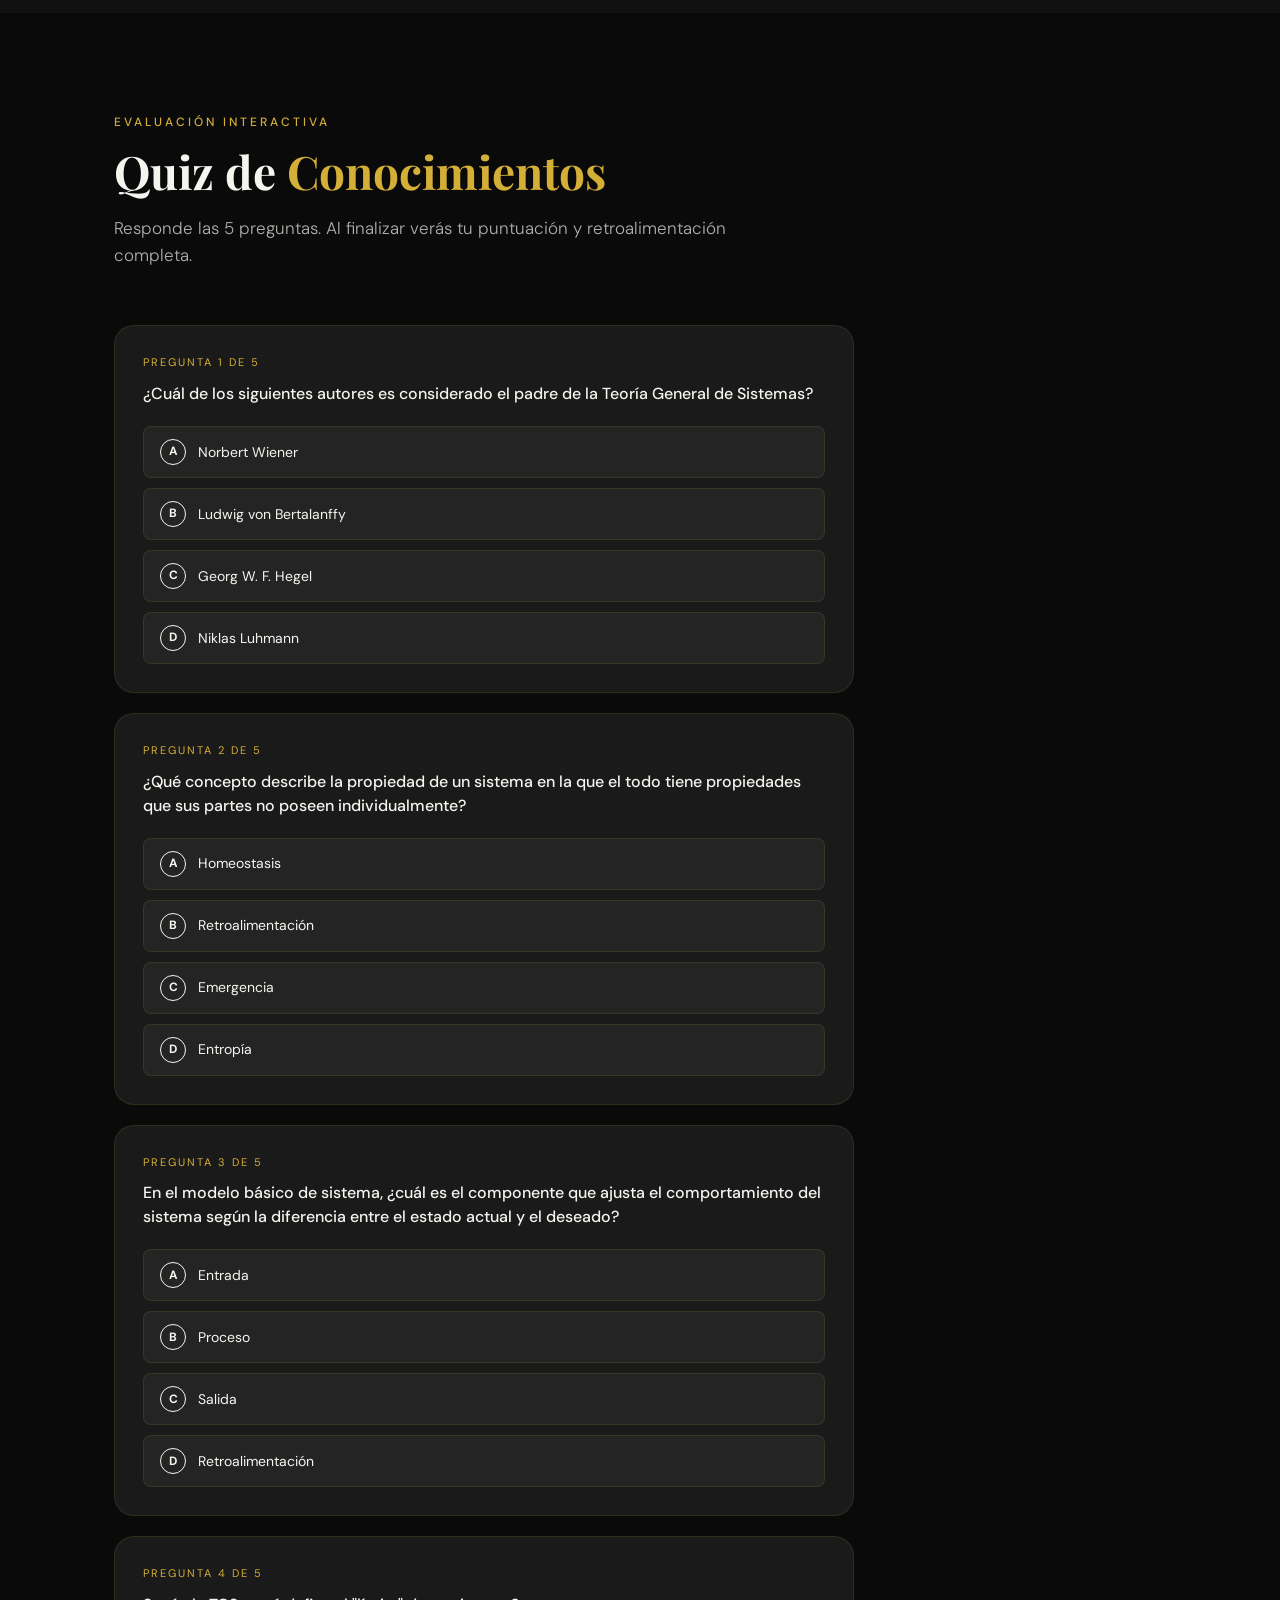
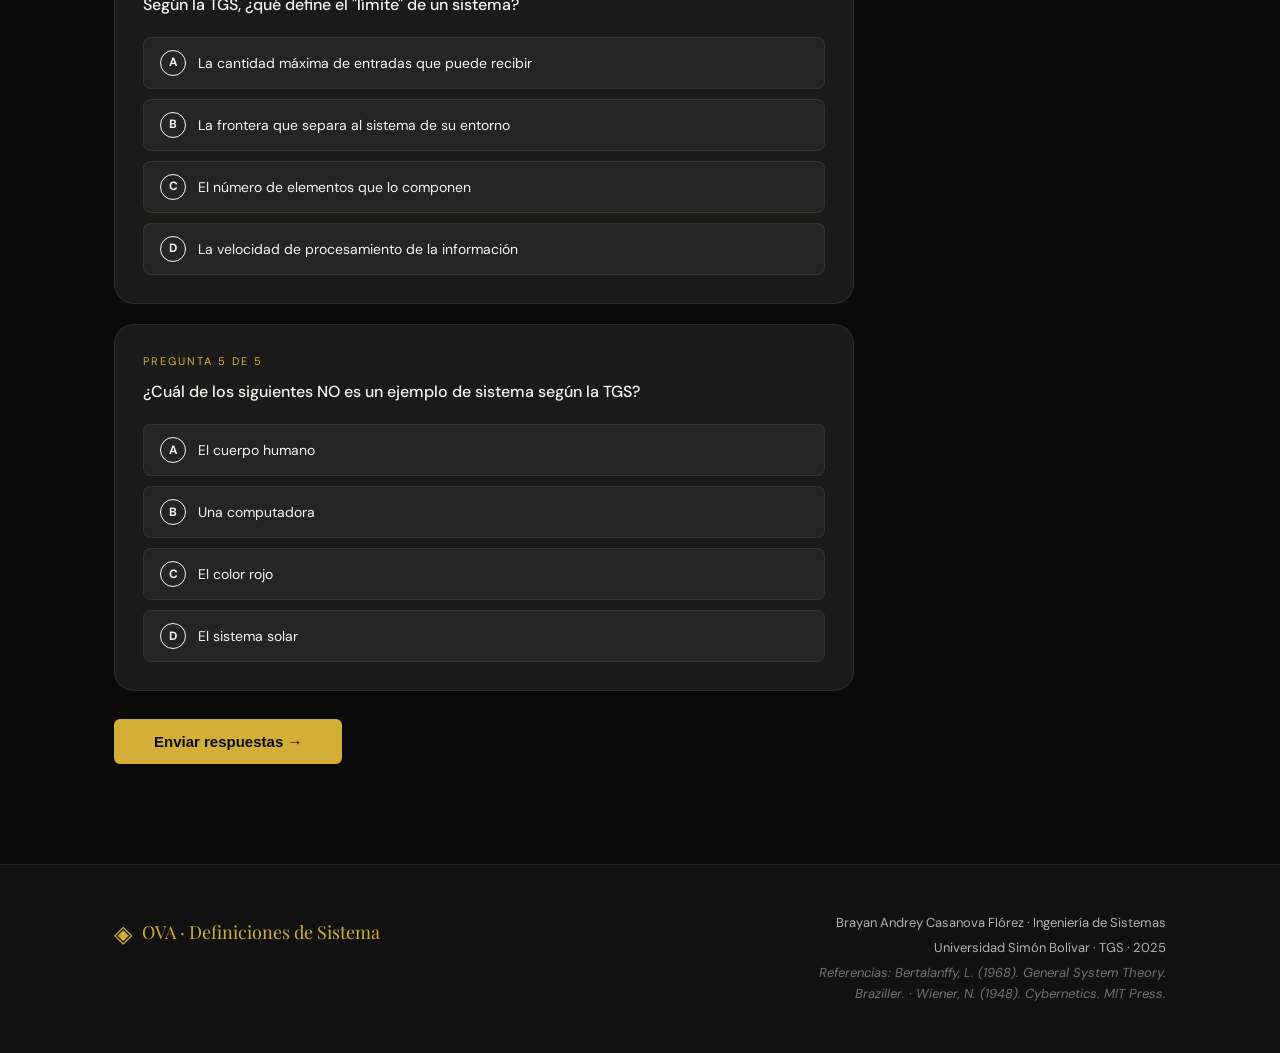
<file: OVA_Def_Sistemas/index.html>
<!DOCTYPE html>
<html lang="es">
<head>
  <meta charset="UTF-8" />
  <meta name="viewport" content="width=device-width, initial-scale=1.0"/>
  <title>OVA · Definiciones de Sistema · TGS</title>
  <link rel="stylesheet" href="styles.css" />
  <link rel="preconnect" href="https://fonts.googleapis.com">
  <link href="https://fonts.googleapis.com/css2?family=Playfair+Display:wght@400;700;900&family=DM+Sans:wght@300;400;500&display=swap" rel="stylesheet">
</head>
<body>

  <!-- ═══════════════════════════ NAVBAR ═══════════════════════════ -->
  <nav class="navbar" id="navbar">
    <div class="nav-brand">
      <span class="nav-logo">◈</span>
      <span>OVA · TGS</span>
    </div>
    <button class="hamburger" id="hamburger" aria-label="Menú">
      <span></span><span></span><span></span>
    </button>
    <ul class="nav-links" id="navLinks">
      <li><a href="#intro"     class="nav-link">Inicio</a></li>
      <li><a href="#teoria"    class="nav-link">Teoría</a></li>
      <li><a href="#ejemplos"  class="nav-link">Ejemplos</a></li>
      <li><a href="#video"     class="nav-link">Video</a></li>
      <li><a href="#juego1"    class="nav-link">Sopa</a></li>
      <li><a href="#juego2"    class="nav-link">Emparejar</a></li>
      <li><a href="#quiz"      class="nav-link">Quiz</a></li>
    </ul>
  </nav>

  <!-- ═══════════════════════════ HERO ═══════════════════════════ -->
  <header class="hero" id="intro">
    <div class="hero-bg-grid"></div>
    <div class="hero-content">
      <p class="hero-tag">Teoría General de Sistemas · Universidad Simón Bolívar</p>
      <h1 class="hero-title">Definiciones<br><em>de Sistema</em></h1>
      <p class="hero-sub">Un recorrido conceptual, interactivo y evaluativo sobre<br>los fundamentos de la Teoría General de Sistemas.</p>
      <div class="hero-meta">
        <span>Brayan Andrey Casanova Flórez</span>
        <span class="divider">·</span>
        <span>Docente: Msc. Álvaro Salamanca Landínez</span>
      </div>
      <a href="#teoria" class="btn-primary">Comenzar ↓</a>
    </div>
    <div class="hero-orb orb1"></div>
    <div class="hero-orb orb2"></div>
  </header>

  <!-- ═══════════════════════════ CONTEXTUALIZACIÓN ═══════════════════════════ -->
  <section class="section context-section">
    <div class="container">
      <div class="section-label">Contextualización</div>
      <h2 class="section-title">¿Por qué definir un <span class="gold">Sistema</span>?</h2>
      <div class="context-grid">
        <div class="context-card">
          <div class="context-icon">🌐</div>
          <h3>TGS: Una mirada global</h3>
          <p>La <strong>Teoría General de Sistemas</strong> (TGS), propuesta por Ludwig von Bertalanffy a mediados del siglo XX, busca identificar principios y leyes aplicables a sistemas de cualquier naturaleza —biológicos, sociales, tecnológicos— superando el pensamiento reduccionista.</p>
        </div>
        <div class="context-card">
          <div class="context-icon">🔗</div>
          <h3>La importancia de la definición</h3>
          <p>Definir con precisión qué es un <strong>sistema</strong> es el primer paso epistemológico de la TGS. Sin una definición clara, no es posible identificar sus elementos, establecer límites ni comprender cómo interactúan sus partes para alcanzar un propósito.</p>
        </div>
        <div class="context-card">
          <div class="context-icon">⚙️</div>
          <h3>Pensamiento sistémico</h3>
          <p>Comprender los sistemas permite abordar problemas complejos de forma holística: en lugar de analizar cada parte por separado, el <strong>pensamiento sistémico</strong> nos invita a ver las relaciones, flujos y emergencias que surgen del conjunto.</p>
        </div>
      </div>
    </div>
  </section>

  <!-- ═══════════════════════════ TEORÍA ═══════════════════════════ -->
  <section class="section teoria-section" id="teoria">
    <div class="container">
      <div class="section-label">Explicación Teórica</div>
      <h2 class="section-title">Definiciones <span class="gold">Clásicas</span> de Sistema</h2>
      <p class="section-desc">Tres perspectivas fundamentales que han construido el concepto de sistema a lo largo de la historia del pensamiento científico y filosófico.</p>

      <div class="authors-grid">

        <!-- Bertalanffy -->
        <article class="author-card" data-author="bertalanffy">
          <div class="author-header">
            <div class="author-avatar">B</div>
            <div>
              <h3>Ludwig von Bertalanffy</h3>
              <p class="author-year">Biólogo y filósofo · 1901–1972</p>
            </div>
          </div>
          <blockquote class="def-quote">
            "Un sistema es un conjunto de elementos en interacción."
          </blockquote>
          <div class="def-expand">
            <p>Para Bertalanffy, padre de la TGS, un sistema no puede reducirse a la suma de sus partes. La clave está en las <strong>interacciones</strong>: un sistema biológico, por ejemplo, no funciona si se estudian sus órganos de forma aislada. Sus propiedades emergen de la relación dinámica entre componentes.</p>
            <div class="concepts-chips">
              <span class="chip">Totalidad</span>
              <span class="chip">Interacción</span>
              <span class="chip">Emergencia</span>
              <span class="chip">Límites</span>
            </div>
          </div>
          <button class="btn-expand" onclick="toggleExpand(this)">Ver más ▾</button>
        </article>

        <!-- Hegel -->
        <article class="author-card" data-author="hegel">
          <div class="author-header">
            <div class="author-avatar">H</div>
            <div>
              <h3>Georg Wilhelm F. Hegel</h3>
              <p class="author-year">Filósofo · 1770–1831</p>
            </div>
          </div>
          <blockquote class="def-quote">
            "El todo es más que la suma de sus partes."
          </blockquote>
          <div class="def-expand">
            <p>Aunque anterior a la TGS formal, el holismo hegeliano sentó las bases filosóficas del pensamiento sistémico. Para Hegel, cualquier entidad debe comprenderse en su <strong>totalidad dialéctica</strong>: tesis, antítesis y síntesis son el movimiento dinámico de cualquier sistema que evoluciona hacia estados superiores de organización.</p>
            <div class="concepts-chips">
              <span class="chip">Holismo</span>
              <span class="chip">Dialéctica</span>
              <span class="chip">Síntesis</span>
              <span class="chip">Evolución</span>
            </div>
          </div>
          <button class="btn-expand" onclick="toggleExpand(this)">Ver más ▾</button>
        </article>

        <!-- Cibernética / Wiener -->
        <article class="author-card" data-author="wiener">
          <div class="author-header">
            <div class="author-avatar">W</div>
            <div>
              <h3>Norbert Wiener</h3>
              <p class="author-year">Cibernética · 1894–1964</p>
            </div>
          </div>
          <blockquote class="def-quote">
            "Un sistema es una estructura capaz de recibir, procesar y emitir información mediante retroalimentación."
          </blockquote>
          <div class="def-expand">
            <p>Wiener, padre de la cibernética, define el sistema en términos de flujos de información y control. El concepto de <strong>retroalimentación (feedback)</strong> es central: el sistema ajusta su comportamiento según la diferencia entre el estado actual y el estado deseado. Esta visión conecta sistemas biológicos, mecánicos y sociales bajo un mismo principio regulador.</p>
            <div class="concepts-chips">
              <span class="chip">Retroalimentación</span>
              <span class="chip">Control</span>
              <span class="chip">Información</span>
              <span class="chip">Homeostasis</span>
            </div>
          </div>
          <button class="btn-expand" onclick="toggleExpand(this)">Ver más ▾</button>
        </article>

      </div>

      <!-- Componentes de un sistema -->
      <div class="components-section">
        <h3 class="subsection-title">Componentes <span class="gold">Universales</span> de un Sistema</h3>
        <div class="components-flow">
          <div class="comp-box entrada">
            <div class="comp-icon">📥</div>
            <h4>ENTRADA</h4>
            <p>Recursos, datos o energía que ingresan al sistema desde el entorno.</p>
          </div>
          <div class="arrow-flow">→</div>
          <div class="comp-box proceso">
            <div class="comp-icon">⚙️</div>
            <h4>PROCESO</h4>
            <p>Transformación interna de los insumos a través de las interacciones entre elementos.</p>
          </div>
          <div class="arrow-flow">→</div>
          <div class="comp-box salida">
            <div class="comp-icon">📤</div>
            <h4>SALIDA</h4>
            <p>Resultado, producto o efecto generado por el sistema hacia su entorno.</p>
          </div>
          <div class="feedback-arrow">
            <div class="fb-line"></div>
            <span class="fb-label">↺ Retroalimentación</span>
          </div>
        </div>
      </div>

    </div>
  </section>

  <!-- ═══════════════════════════ EJEMPLOS ═══════════════════════════ -->
  <section class="section ejemplos-section" id="ejemplos">
    <div class="container">
      <div class="section-label">Ejemplos Prácticos</div>
      <h2 class="section-title">Sistemas en el <span class="gold">Mundo Real</span></h2>
      <p class="section-desc">Identificar sistemas en la realidad nos permite aplicar los conceptos teóricos de forma concreta.</p>

      <div class="examples-grid">

        <div class="example-card" onclick="openModal('solar')">
          <div class="example-img solar-img">
            <div class="planet-anim">
              <div class="sun"></div>
              <div class="orbit o1"><div class="planet p1"></div></div>
              <div class="orbit o2"><div class="planet p2"></div></div>
              <div class="orbit o3"><div class="planet p3"></div></div>
            </div>
          </div>
          <div class="example-body">
            <h3>Sistema Solar</h3>
            <p>El Sol y los planetas interactúan mediante fuerzas gravitacionales en un sistema dinámico y autorregulado.</p>
            <span class="example-tag">Natural · Cerrado</span>
          </div>
        </div>

        <div class="example-card" onclick="openModal('computadora')">
          <div class="example-img comp-img">
            <div class="pc-anim">
              <div class="pc-monitor">
                <div class="pc-screen">
                  <div class="code-line"></div>
                  <div class="code-line short"></div>
                  <div class="code-line"></div>
                </div>
              </div>
              <div class="pc-base"></div>
            </div>
          </div>
          <div class="example-body">
            <h3>La Computadora</h3>
            <p>Hardware y software como elementos interconectados que procesan información para generar resultados.</p>
            <span class="example-tag">Artificial · Abierto</span>
          </div>
        </div>

        <div class="example-card" onclick="openModal('cuerpo')">
          <div class="example-img bio-img">
            <div class="body-anim">
              <div class="heartbeat">
                <svg viewBox="0 0 100 50" class="ecg">
                  <polyline points="0,25 20,25 30,5 40,45 50,10 60,40 70,25 100,25" fill="none" stroke="#D4AF37" stroke-width="2"/>
                </svg>
              </div>
            </div>
          </div>
          <div class="example-body">
            <h3>El Cuerpo Humano</h3>
            <p>Sistemas circulatorio, nervioso y digestivo que trabajan coordinadamente para mantener la homeostasis.</p>
            <span class="example-tag">Biológico · Adaptativo</span>
          </div>
        </div>

      </div>
    </div>
  </section>

  <!-- ═══════════════════════════ MODALES DE EJEMPLOS ═══════════════════════════ -->
  <div class="modal-overlay" id="modal-solar" onclick="closeModal('solar')">
    <div class="modal-box" onclick="event.stopPropagation()">
      <button class="modal-close" onclick="closeModal('solar')">✕</button>
      <h3>🌞 Sistema Solar como Sistema</h3>
      <table class="modal-table">
        <tr><th>Componente</th><th>Descripción</th></tr>
        <tr><td><strong>Entrada</strong></td><td>Energía gravitacional, radiación solar, materia interestelar</td></tr>
        <tr><td><strong>Elementos</strong></td><td>Sol, 8 planetas, lunas, asteroides, cometas</td></tr>
        <tr><td><strong>Proceso</strong></td><td>Interacciones gravitacionales, órbitas, fusión nuclear en el Sol</td></tr>
        <tr><td><strong>Salida</strong></td><td>Radiación, calor, luz, condiciones para la vida en la Tierra</td></tr>
        <tr><td><strong>Retroalimentación</strong></td><td>Las perturbaciones gravitacionales son corregidas por el equilibrio orbital (resonancia)</td></tr>
        <tr><td><strong>Límite</strong></td><td>La heliosfera, hasta donde llega la influencia del viento solar</td></tr>
      </table>
    </div>
  </div>

  <div class="modal-overlay" id="modal-computadora" onclick="closeModal('computadora')">
    <div class="modal-box" onclick="event.stopPropagation()">
      <button class="modal-close" onclick="closeModal('computadora')">✕</button>
      <h3>💻 La Computadora como Sistema</h3>
      <table class="modal-table">
        <tr><th>Componente</th><th>Descripción</th></tr>
        <tr><td><strong>Entrada</strong></td><td>Teclado, ratón, archivos, red de internet</td></tr>
        <tr><td><strong>Elementos</strong></td><td>CPU, RAM, disco duro, tarjeta gráfica, SO</td></tr>
        <tr><td><strong>Proceso</strong></td><td>Cómputo, almacenamiento, gestión de recursos</td></tr>
        <tr><td><strong>Salida</strong></td><td>Pantalla, impresora, archivos, audio</td></tr>
        <tr><td><strong>Retroalimentación</strong></td><td>El sistema operativo monitorea el uso de CPU/RAM y regula procesos</td></tr>
        <tr><td><strong>Límite</strong></td><td>El gabinete físico y las interfaces de red definen los límites del sistema</td></tr>
      </table>
    </div>
  </div>

  <div class="modal-overlay" id="modal-cuerpo" onclick="closeModal('cuerpo')">
    <div class="modal-box" onclick="event.stopPropagation()">
      <button class="modal-close" onclick="closeModal('cuerpo')">✕</button>
      <h3>🫀 El Cuerpo Humano como Sistema</h3>
      <table class="modal-table">
        <tr><th>Componente</th><th>Descripción</th></tr>
        <tr><td><strong>Entrada</strong></td><td>Alimentos, agua, oxígeno, estímulos sensoriales</td></tr>
        <tr><td><strong>Elementos</strong></td><td>Órganos, tejidos, células, sistemas (circulatorio, nervioso...)</td></tr>
        <tr><td><strong>Proceso</strong></td><td>Digestión, respiración, circulación, respuesta inmune</td></tr>
        <tr><td><strong>Salida</strong></td><td>Movimiento, calor corporal, desechos, respuestas conductuales</td></tr>
        <tr><td><strong>Retroalimentación</strong></td><td>El hipotálamo regula la temperatura; el páncreas controla la glucosa (homeostasis)</td></tr>
        <tr><td><strong>Límite</strong></td><td>La piel define el límite físico entre el sistema y su entorno</td></tr>
      </table>
    </div>
  </div>

  <!-- ═══════════════════════════ VIDEO ═══════════════════════════ -->
  <section class="section video-section" id="video">
    <div class="container">
      <div class="section-label">Recurso Audiovisual</div>
      <h2 class="section-title">Aprende con <span class="gold">Video</span></h2>
      <p class="section-desc">Refuerza los conceptos teóricos con este recurso visual sobre la Teoría General de Sistemas.</p>
      <div class="video-wrapper">
        <iframe 
          width="560" 
          height="315" 
          src="https://www.youtube-nocookie.com/embed/rcAAGRp1eHk" 
          title="Teoría General de Sistemas - Conceptos Básicos" 
          frameborder="0" 
          allow="accelerometer; autoplay; clipboard-write; encrypted-media; gyroscope; picture-in-picture; web-share" 
          allowfullscreen>
        </iframe>
      </div>
      <p class="video-caption">📽 <em>TEORÍA GENERAL DE SISTEMAS | ANÁLISIS DE SISTEMAS | CONCEPTOS BÁSICOS DE LA TGS</em></p>
    </div>
  </section>

  <!-- ═══════════════════════════ JUEGO 1: SOPA DE LETRAS ═══════════════════════════ -->
  <section class="section game-section" id="juego1">
    <div class="container">
      <div class="section-label">Juego Interactivo 1</div>
      <h2 class="section-title">Sopa de <span class="gold">Letras</span></h2>
      <p class="section-desc">Encuentra las 5 palabras clave ocultas en la cuadrícula. Haz clic en la primera y última letra de cada palabra.</p>

      <div class="game1-layout">
        <div class="wordsearch-panel">
          <div class="grid-container" id="wordGrid"></div>
        </div>
        <div class="wordsearch-sidebar">
          <h4>Palabras a encontrar:</h4>
          <ul class="word-list" id="wordList"></ul>
          <div class="ws-score">
            <span>Encontradas: <strong id="foundCount">0</strong> / 5</span>
          </div>
          <button class="btn-secondary" onclick="initWordSearch()">↺ Reiniciar</button>
          <div id="ws-win-msg" class="win-message" style="display:none">
            🏆 ¡Excelente! Encontraste todas las palabras.
          </div>
        </div>
      </div>
    </div>
  </section>

  <!-- ═══════════════════════════ JUEGO 2: EMPAREJAR ═══════════════════════════ -->
  <section class="section game-section game2-bg" id="juego2">
    <div class="container">
      <div class="section-label">Juego Interactivo 2</div>
      <h2 class="section-title">Empareja <span class="gold">Conceptos</span></h2>
      <p class="section-desc">Haz clic en un concepto y luego en su definición correcta para emparejarlos. ¡Completa los 5 pares!</p>

      <div class="match-game" id="matchGame">
        <div class="match-col" id="matchTerms">
          <h4 class="col-title">📌 Conceptos</h4>
        </div>
        <div class="match-col" id="matchDefs">
          <h4 class="col-title">📖 Definiciones</h4>
        </div>
      </div>

      <div class="match-feedback" id="matchFeedback"></div>
      <div class="match-score">Pares correctos: <strong id="matchScore">0</strong> / 5</div>
      <button class="btn-secondary" onclick="initMatchGame()">↺ Reiniciar</button>
    </div>
  </section>

  <!-- ═══════════════════════════ QUIZ ═══════════════════════════ -->
  <section class="section quiz-section" id="quiz">
    <div class="container">
      <div class="section-label">Evaluación Interactiva</div>
      <h2 class="section-title">Quiz de <span class="gold">Conocimientos</span></h2>
      <p class="section-desc">Responde las 5 preguntas. Al finalizar verás tu puntuación y retroalimentación completa.</p>

      <div class="quiz-container" id="quizContainer">
        <!-- Generado por JS -->
      </div>

      <div class="quiz-result" id="quizResult" style="display:none">
        <div class="result-score" id="resultScore"></div>
        <div class="result-feedback" id="resultFeedback"></div>
        <button class="btn-primary" onclick="initQuiz()">↺ Intentar de nuevo</button>
      </div>
    </div>
  </section>

  <!-- ═══════════════════════════ FOOTER ═══════════════════════════ -->
  <footer class="footer">
    <div class="container footer-inner">
      <div class="footer-brand">
        <span class="footer-logo">◈</span>
        <span>OVA · Definiciones de Sistema</span>
      </div>
      <div class="footer-info">
        <p>Brayan Andrey Casanova Flórez · Ingeniería de Sistemas</p>
        <p>Universidad Simón Bolívar · TGS · 2025</p>
        <p class="footer-ref">Referencias: Bertalanffy, L. (1968). <em>General System Theory</em>. Braziller. · Wiener, N. (1948). <em>Cybernetics</em>. MIT Press.</p>
      </div>
    </div>
  </footer>

  <script src="script.js"></script>
</body>
</html>
</file>
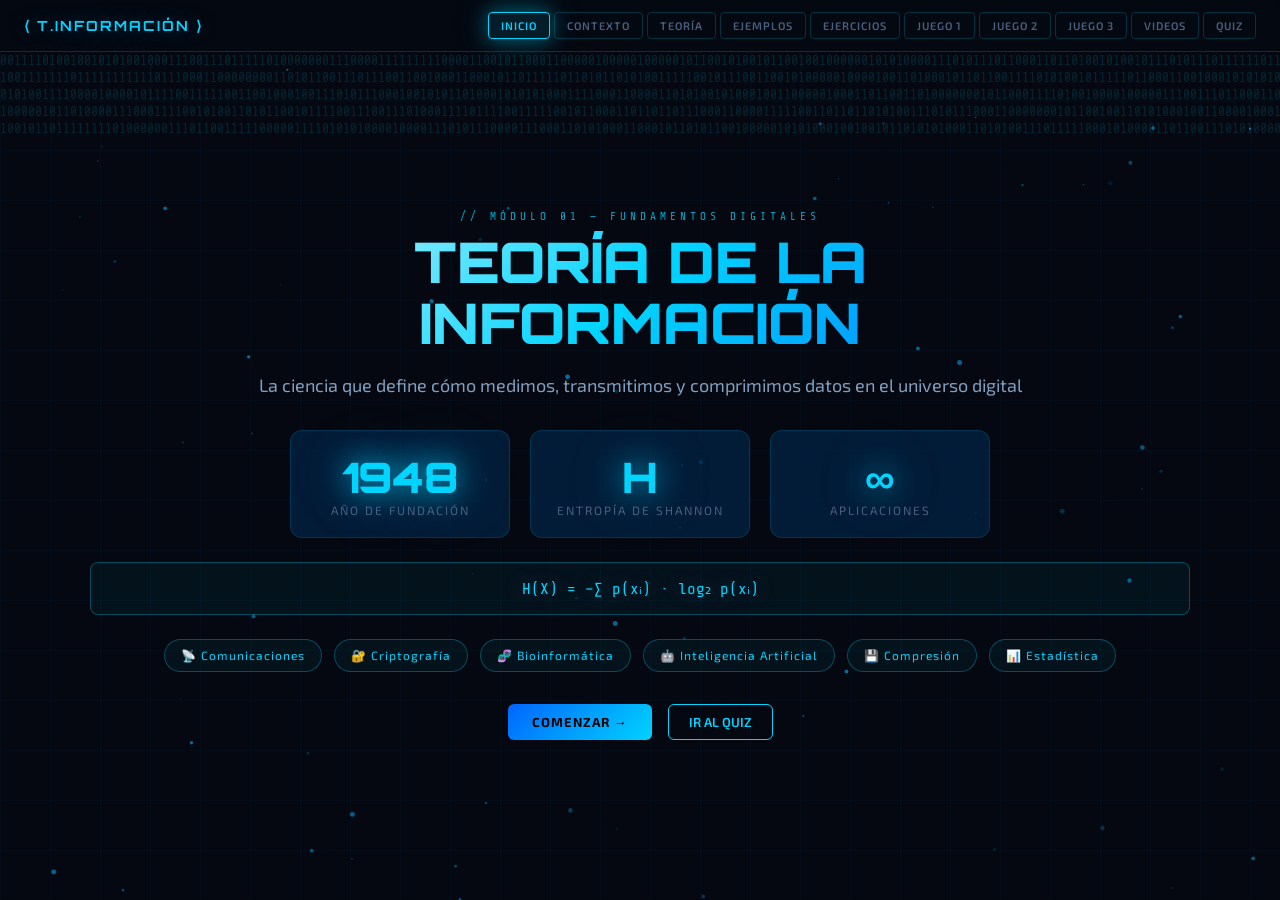
<file: ova anderson suarez/teoria_informacion.html>
<!DOCTYPE html>
<html lang="es">
<head>
<meta charset="UTF-8">
<meta name="viewport" content="width=device-width, initial-scale=1.0">
<title>Teoría de la Información</title>
<link href="https://fonts.googleapis.com/css2?family=Orbitron:wght@400;700;900&family=Exo+2:wght@300;400;600;700&family=Share+Tech+Mono&display=swap" rel="stylesheet">
<style>
  :root {
    --bg: #050810;
    --bg2: #080d1a;
    --neon: #00d4ff;
    --neon2: #0066ff;
    --neon3: #00ff88;
    --accent: #ff006e;
    --text: #e0f0ff;
    --dim: #4a6080;
    --card: rgba(0,40,80,0.6);
    --glow: 0 0 20px rgba(0,212,255,0.4), 0 0 40px rgba(0,212,255,0.2);
    --glow-strong: 0 0 30px rgba(0,212,255,0.8), 0 0 60px rgba(0,212,255,0.4);
  }

  * { margin:0; padding:0; box-sizing:border-box; }

  body {
    background: var(--bg);
    color: var(--text);
    font-family: 'Exo 2', sans-serif;
    overflow: hidden;
    height: 100vh;
    width: 100vw;
  }

  /* PARTICLES BACKGROUND */
  #particles { position:fixed; top:0; left:0; width:100%; height:100%; z-index:0; pointer-events:none; }

  /* GRID OVERLAY */
  .grid-overlay {
    position: fixed; top:0; left:0; width:100%; height:100%; z-index:0; pointer-events:none;
    background-image:
      linear-gradient(rgba(0,212,255,0.03) 1px, transparent 1px),
      linear-gradient(90deg, rgba(0,212,255,0.03) 1px, transparent 1px);
    background-size: 50px 50px;
  }

  /* NAVIGATION */
  nav {
    position: fixed; top:0; left:0; right:0; z-index:100;
    display: flex; align-items: center; justify-content: space-between;
    padding: 12px 24px;
    background: rgba(5,8,16,0.9);
    border-bottom: 1px solid rgba(0,212,255,0.2);
    backdrop-filter: blur(10px);
  }

  .nav-logo {
    font-family: 'Orbitron', sans-serif;
    font-size: 14px; font-weight: 700;
    color: var(--neon);
    text-shadow: var(--glow);
    letter-spacing: 2px;
  }

  .nav-tabs {
    display: flex; gap: 4px; flex-wrap: wrap; justify-content: center;
  }

  .nav-tab {
    padding: 6px 12px;
    background: transparent;
    border: 1px solid rgba(0,212,255,0.2);
    color: var(--dim);
    font-family: 'Exo 2', sans-serif;
    font-size: 11px; font-weight: 600;
    letter-spacing: 1px;
    cursor: pointer;
    border-radius: 4px;
    transition: all 0.3s;
    text-transform: uppercase;
  }

  .nav-tab:hover, .nav-tab.active {
    background: rgba(0,212,255,0.1);
    border-color: var(--neon);
    color: var(--neon);
    box-shadow: var(--glow);
  }

  .progress-bar {
    position: fixed; bottom:0; left:0; height:3px;
    background: linear-gradient(90deg, var(--neon2), var(--neon), var(--neon3));
    transition: width 0.4s ease;
    z-index: 200;
    box-shadow: 0 0 10px var(--neon);
  }

  /* SLIDES */
  .slide {
    position: absolute; top:0; left:0; width:100%; height:100%;
    display: flex; align-items: center; justify-content: center;
    padding: 80px 40px 30px;
    opacity: 0; pointer-events: none;
    transition: opacity 0.5s ease, transform 0.5s ease;
    transform: translateX(60px);
    z-index: 10;
    overflow-y: auto;
  }

  .slide.active {
    opacity: 1; pointer-events: all;
    transform: translateX(0);
  }

  .slide-inner {
    width: 100%; max-width: 1100px;
    animation: fadeUp 0.6s ease forwards;
  }

  @keyframes fadeUp {
    from { opacity:0; transform: translateY(30px); }
    to { opacity:1; transform: translateY(0); }
  }

  /* TYPOGRAPHY */
  .slide-label {
    font-family: 'Share Tech Mono', monospace;
    font-size: 11px; color: var(--neon);
    letter-spacing: 4px; text-transform: uppercase;
    margin-bottom: 8px;
    opacity: 0.8;
  }

  h1 {
    font-family: 'Orbitron', sans-serif;
    font-size: clamp(28px, 5vw, 56px);
    font-weight: 900;
    line-height: 1.1;
    background: linear-gradient(135deg, #fff 0%, var(--neon) 50%, var(--neon2) 100%);
    -webkit-background-clip: text; -webkit-text-fill-color: transparent;
    background-clip: text;
    margin-bottom: 16px;
  }

  h2 {
    font-family: 'Orbitron', sans-serif;
    font-size: clamp(20px, 3vw, 34px);
    font-weight: 700;
    color: var(--neon);
    text-shadow: var(--glow);
    margin-bottom: 20px;
  }

  h3 { font-size: 18px; color: var(--neon); margin-bottom: 10px; font-family: 'Orbitron', sans-serif; font-size: 15px; }

  p { color: #b0c8e0; line-height: 1.7; font-size: 15px; margin-bottom: 12px; }

  /* CARDS */
  .card {
    background: var(--card);
    border: 1px solid rgba(0,212,255,0.15);
    border-radius: 12px;
    padding: 20px;
    backdrop-filter: blur(10px);
    transition: all 0.3s;
  }

  .card:hover {
    border-color: rgba(0,212,255,0.4);
    box-shadow: var(--glow);
    transform: translateY(-2px);
  }

  .grid-2 { display: grid; grid-template-columns: 1fr 1fr; gap: 16px; }
  .grid-3 { display: grid; grid-template-columns: 1fr 1fr 1fr; gap: 16px; }

  /* NEON TEXT */
  .neon-text { color: var(--neon); text-shadow: var(--glow); }
  .green-text { color: var(--neon3); text-shadow: 0 0 20px rgba(0,255,136,0.4); }
  .pink-text { color: var(--accent); text-shadow: 0 0 20px rgba(255,0,110,0.4); }

  /* FORMULA BOX */
  .formula {
    background: rgba(0,212,255,0.05);
    border: 1px solid rgba(0,212,255,0.3);
    border-radius: 8px;
    padding: 16px 20px;
    font-family: 'Share Tech Mono', monospace;
    font-size: 16px;
    color: var(--neon);
    text-align: center;
    margin: 12px 0;
    text-shadow: var(--glow);
  }

  /* HERO SLIDE */
  .hero-content { text-align: center; }
  .hero-subtitle { font-size: 18px; color: #80a0c0; margin-bottom: 30px; }
  .hero-badges { display: flex; gap: 12px; justify-content: center; flex-wrap: wrap; margin-top: 24px; }
  .badge {
    padding: 8px 16px;
    border: 1px solid rgba(0,212,255,0.3);
    border-radius: 20px;
    font-size: 12px; color: var(--neon);
    background: rgba(0,212,255,0.05);
    letter-spacing: 1px;
  }

  /* BINARY RAIN */
  .binary-line {
    font-family: 'Share Tech Mono', monospace;
    font-size: 13px; color: rgba(0,212,255,0.15);
    white-space: nowrap; overflow: hidden;
    margin: 2px 0;
    animation: scroll-binary 8s linear infinite;
  }

  @keyframes scroll-binary {
    0% { transform: translateX(0); }
    100% { transform: translateX(-50%); }
  }

  .binary-bg { position: fixed; top: 0; left: 0; width: 100%; height: 100%; z-index: 1; pointer-events: none; overflow: hidden; }

  /* TAGS */
  .tag {
    display: inline-block;
    padding: 3px 10px;
    background: rgba(0,212,255,0.1);
    border: 1px solid rgba(0,212,255,0.3);
    border-radius: 4px;
    font-size: 11px; color: var(--neon);
    margin: 3px;
    font-family: 'Share Tech Mono', monospace;
  }

  /* TIMELINE */
  .timeline { position: relative; padding-left: 30px; }
  .timeline::before {
    content:''; position: absolute; left: 8px; top: 0; bottom: 0;
    width: 2px; background: linear-gradient(to bottom, var(--neon2), var(--neon), transparent);
  }

  .timeline-item { position: relative; margin-bottom: 20px; }
  .timeline-item::before {
    content:''; position: absolute; left: -26px; top: 6px;
    width: 10px; height: 10px; border-radius: 50%;
    background: var(--neon); box-shadow: var(--glow);
  }

  /* GAMES */
  .game-area {
    background: rgba(0,10,30,0.8);
    border: 1px solid rgba(0,212,255,0.3);
    border-radius: 12px;
    padding: 24px;
    min-height: 300px;
  }

  .btn {
    padding: 10px 24px;
    background: linear-gradient(135deg, var(--neon2), var(--neon));
    border: none; border-radius: 6px;
    color: #000; font-family: 'Exo 2', sans-serif;
    font-weight: 700; font-size: 13px;
    letter-spacing: 1px; cursor: pointer;
    transition: all 0.3s;
    text-transform: uppercase;
  }

  .btn:hover { transform: translateY(-2px); box-shadow: var(--glow-strong); }
  .btn:active { transform: translateY(0); }

  .btn-outline {
    background: transparent;
    border: 1px solid var(--neon);
    color: var(--neon);
    padding: 8px 20px;
    border-radius: 6px;
    cursor: pointer;
    font-family: 'Exo 2', sans-serif;
    font-size: 13px; font-weight: 600;
    transition: all 0.3s;
    text-transform: uppercase;
  }

  .btn-outline:hover { background: rgba(0,212,255,0.1); box-shadow: var(--glow); }

  .btn-danger {
    background: linear-gradient(135deg, #ff006e, #ff4499);
    border: none; border-radius: 6px;
    color: #fff; font-family: 'Exo 2', sans-serif;
    font-weight: 700; font-size: 13px;
    padding: 10px 24px; cursor: pointer;
    transition: all 0.3s; text-transform: uppercase;
  }

  .btn-danger:hover { transform: translateY(-2px); box-shadow: 0 0 20px rgba(255,0,110,0.5); }

  /* QUIZ */
  .quiz-option {
    display: block; width: 100%;
    padding: 14px 18px; margin: 8px 0;
    background: rgba(0,30,60,0.5);
    border: 1px solid rgba(0,212,255,0.2);
    border-radius: 8px;
    color: var(--text); font-size: 14px;
    cursor: pointer; text-align: left;
    transition: all 0.3s;
    font-family: 'Exo 2', sans-serif;
  }

  .quiz-option:hover { border-color: var(--neon); background: rgba(0,212,255,0.08); transform: translateX(4px); }
  .quiz-option.correct { border-color: var(--neon3); background: rgba(0,255,136,0.1); color: var(--neon3); }
  .quiz-option.wrong { border-color: var(--accent); background: rgba(255,0,110,0.1); color: var(--accent); }

  /* PROGRESS */
  .progress-ring { transform: rotate(-90deg); }

  /* ENTROPY VIZ */
  .entropy-bar { height: 24px; border-radius: 4px; transition: width 0.5s ease; background: linear-gradient(90deg, var(--neon2), var(--neon)); box-shadow: 0 0 10px var(--neon); }

  /* CHANNEL GAME */
  .bit-cell {
    width: 44px; height: 44px;
    display: inline-flex; align-items: center; justify-content: center;
    border: 1px solid rgba(0,212,255,0.3);
    border-radius: 6px;
    font-family: 'Share Tech Mono', monospace;
    font-size: 18px; font-weight: 700;
    cursor: pointer; transition: all 0.3s;
    background: rgba(0,20,50,0.7);
  }

  .bit-cell:hover { border-color: var(--neon); color: var(--neon); box-shadow: var(--glow); }
  .bit-cell.bit-1 { color: var(--neon3); border-color: var(--neon3); background: rgba(0,255,136,0.08); }
  .bit-cell.bit-0 { color: var(--dim); }
  .bit-cell.error-bit { border-color: var(--accent); color: var(--accent); animation: blink 0.5s infinite; background: rgba(255,0,110,0.1); }

  @keyframes blink { 0%,100%{opacity:1} 50%{opacity:0.4} }

  /* VIDEOS */
  .video-card {
    background: var(--card);
    border: 1px solid rgba(0,212,255,0.15);
    border-radius: 12px; overflow: hidden;
    cursor: pointer; transition: all 0.3s;
  }

  .video-card:hover { border-color: var(--neon); box-shadow: var(--glow); transform: translateY(-4px); }

  .video-thumb {
    height: 140px;
    background: linear-gradient(135deg, #001030, #002060);
    display: flex; align-items: center; justify-content: center;
    position: relative;
  }

  .play-btn {
    width: 56px; height: 56px; border-radius: 50%;
    background: rgba(0,212,255,0.2); border: 2px solid var(--neon);
    display: flex; align-items: center; justify-content: center;
    font-size: 22px; transition: all 0.3s;
    box-shadow: var(--glow);
  }

  .video-card:hover .play-btn { background: rgba(0,212,255,0.4); transform: scale(1.1); }

  .video-info { padding: 14px 16px; }
  .video-title { font-size: 13px; font-weight: 600; color: var(--text); margin-bottom: 4px; }
  .video-meta { font-size: 11px; color: var(--dim); }

  /* EJERCICIOS */
  .exercise-box {
    background: rgba(0,20,50,0.6);
    border-left: 3px solid var(--neon);
    padding: 16px 18px; margin: 12px 0;
    border-radius: 0 8px 8px 0;
  }

  .exercise-number {
    font-family: 'Orbitron', sans-serif;
    font-size: 11px; color: var(--neon);
    letter-spacing: 2px; margin-bottom: 6px;
  }

  /* SCORE */
  .score-display {
    font-family: 'Orbitron', sans-serif;
    font-size: 48px; font-weight: 900;
    color: var(--neon); text-shadow: var(--glow-strong);
    text-align: center;
  }

  /* SCROLLBAR */
  ::-webkit-scrollbar { width: 4px; }
  ::-webkit-scrollbar-track { background: var(--bg); }
  ::-webkit-scrollbar-thumb { background: var(--neon2); border-radius: 2px; }

  /* RESPONSIVE */
  @media (max-width: 768px) {
    .grid-2, .grid-3 { grid-template-columns: 1fr; }
    .nav-tabs { gap: 2px; }
    .nav-tab { font-size: 9px; padding: 4px 8px; }
    h1 { font-size: 28px; }
    h2 { font-size: 20px; }
  }

  /* GLITCH EFFECT */
  @keyframes glitch {
    0%{clip-path:inset(0 0 95% 0)} 5%{clip-path:inset(30% 0 50% 0)} 10%{clip-path:inset(70% 0 10% 0)}
    15%{clip-path:inset(0 0 100% 0)} 100%{clip-path:inset(0 0 100% 0)}
  }

  .stat-big { font-family: 'Orbitron', sans-serif; font-size: 42px; font-weight: 900; color: var(--neon); text-shadow: var(--glow-strong); }
  .stat-label { font-size: 12px; color: var(--dim); letter-spacing: 2px; text-transform: uppercase; }

  .highlight { background: linear-gradient(135deg, rgba(0,212,255,0.15), rgba(0,102,255,0.1)); border-radius: 6px; padding: 2px 8px; }

  /* MODAL */
  .modal { position: fixed; top:0; left:0; width:100%; height:100%; background: rgba(0,0,0,0.85); z-index: 500; display: none; align-items: center; justify-content: center; backdrop-filter: blur(6px); }
  .modal.open { display: flex; }
  .modal-box { background: #0a1428; border: 1px solid var(--neon); border-radius: 16px; padding: 32px; max-width: 600px; width: 90%; box-shadow: var(--glow-strong); position: relative; }
  .modal-close { position: absolute; top: 16px; right: 16px; background: none; border: none; color: var(--neon); font-size: 22px; cursor: pointer; }

  /* SECTION INDICATOR */
  .section-bar { width: 40px; height: 3px; background: var(--neon); border-radius: 2px; margin-bottom: 12px; box-shadow: var(--glow); }
</style>
</head>
<body>

<canvas id="particles"></canvas>
<div class="grid-overlay"></div>

<!-- BINARY BG -->
<div class="binary-bg" id="binaryBg"></div>

<!-- NAV -->
<nav>
  <div class="nav-logo">⟨ T.INFORMACIÓN ⟩</div>
  <div class="nav-tabs" id="navTabs">
    <button class="nav-tab active" onclick="goTo(0)">INICIO</button>
    <button class="nav-tab" onclick="goTo(1)">CONTEXTO</button>
    <button class="nav-tab" onclick="goTo(2)">TEORÍA</button>
    <button class="nav-tab" onclick="goTo(3)">EJEMPLOS</button>
    <button class="nav-tab" onclick="goTo(4)">EJERCICIOS</button>
    <button class="nav-tab" onclick="goTo(5)">JUEGO 1</button>
    <button class="nav-tab" onclick="goTo(6)">JUEGO 2</button>
    <button class="nav-tab" onclick="goTo(7)">JUEGO 3</button>
    <button class="nav-tab" onclick="goTo(8)">VIDEOS</button>
    <button class="nav-tab" onclick="goTo(9)">QUIZ</button>
  </div>
</nav>

<div class="progress-bar" id="progressBar"></div>

<!-- ═══════════════════════════════════════════
     SLIDE 0: HERO
══════════════════════════════════════════════ -->
<div class="slide active" id="slide-0">
  <div class="slide-inner hero-content">
    <div class="slide-label">// MÓDULO 01 — FUNDAMENTOS DIGITALES</div>
    <h1>TEORÍA DE LA<br>INFORMACIÓN</h1>
    <p class="hero-subtitle">La ciencia que define cómo medimos, transmitimos y comprimimos datos en el universo digital</p>

    <div style="display:grid; grid-template-columns:repeat(3,1fr); gap:20px; margin:24px 0; max-width:700px; margin-left:auto; margin-right:auto;">
      <div class="card" style="text-align:center;">
        <div class="stat-big">1948</div>
        <div class="stat-label">Año de fundación</div>
      </div>
      <div class="card" style="text-align:center;">
        <div class="stat-big">H</div>
        <div class="stat-label">Entropía de Shannon</div>
      </div>
      <div class="card" style="text-align:center;">
        <div class="stat-big">∞</div>
        <div class="stat-label">Aplicaciones</div>
      </div>
    </div>

    <div class="formula">H(X) = −∑ p(xᵢ) · log₂ p(xᵢ)</div>

    <div class="hero-badges">
      <span class="badge">📡 Comunicaciones</span>
      <span class="badge">🔐 Criptografía</span>
      <span class="badge">🧬 Bioinformática</span>
      <span class="badge">🤖 Inteligencia Artificial</span>
      <span class="badge">💾 Compresión</span>
      <span class="badge">📊 Estadística</span>
    </div>

    <div style="margin-top:32px; display:flex; gap:16px; justify-content:center;">
      <button class="btn" onclick="goTo(1)">COMENZAR →</button>
      <button class="btn-outline" onclick="goTo(9)">IR AL QUIZ</button>
    </div>
  </div>
</div>

<!-- ═══════════════════════════════════════════
     SLIDE 1: CONTEXTO
══════════════════════════════════════════════ -->
<div class="slide" id="slide-1">
  <div class="slide-inner">
    <div class="slide-label">// SLIDE 02 — CONTEXTUALIZACIÓN</div>
    <h2>¿De dónde viene?</h2>

    <div class="grid-2" style="gap:24px; align-items:start;">
      <div>
        <div class="timeline">
          <div class="timeline-item">
            <h3>1940s — El origen</h3>
            <p>Claude Shannon, matemático de Bell Labs, trabaja en criptografía y comunicaciones militares durante la Segunda Guerra Mundial.</p>
          </div>
          <div class="timeline-item">
            <h3>1948 — La publicación histórica</h3>
            <p><em>"A Mathematical Theory of Communication"</em> — el paper que fundó la Teoría de la Información. Shannon introdujo el concepto de <span class="neon-text">bit</span> y la <span class="neon-text">entropía</span>.</p>
          </div>
          <div class="timeline-item">
            <h3>1950s — Expansión</h3>
            <p>Se aplica a telecomunicaciones, sistemas de radar y primeras computadoras digitales.</p>
          </div>
          <div class="timeline-item">
            <h3>Hoy — Omnipresente</h3>
            <p>Internet, redes 5G, inteligencia artificial, streaming de video, WhatsApp — todo depende de esta teoría.</p>
          </div>
        </div>
      </div>

      <div style="display:flex; flex-direction:column; gap:14px;">
        <div class="card">
          <h3>🧠 Claude Shannon</h3>
          <p style="font-size:14px;">Ingeniero y matemático (1916-2001). Considerado el "padre de la era de la información". Combinó álgebra de Boole con teoría de comunicaciones.</p>
          <div style="margin-top:8px;">
            <span class="tag">MIT</span>
            <span class="tag">Bell Labs</span>
            <span class="tag">Premio Kyoto</span>
          </div>
        </div>

        <div class="card">
          <h3>📌 ¿Por qué importa?</h3>
          <p style="font-size:14px;">Responde preguntas fundamentales:</p>
          <ul style="list-style:none; margin-top:8px;">
            <li style="padding:4px 0; font-size:13px; color:#90b0d0;">▸ ¿Cuánta información contiene un mensaje?</li>
            <li style="padding:4px 0; font-size:13px; color:#90b0d0;">▸ ¿Cuánto podemos comprimir los datos?</li>
            <li style="padding:4px 0; font-size:13px; color:#90b0d0;">▸ ¿Cuán confiable es un canal de comunicación?</li>
            <li style="padding:4px 0; font-size:13px; color:#90b0d0;">▸ ¿Cuál es el límite fundamental de transmisión?</li>
          </ul>
        </div>

        <div class="card" style="background: rgba(0,255,136,0.05); border-color: rgba(0,255,136,0.2);">
          <h3 style="color:var(--neon3);">🌍 Impacto Global</h3>
          <p style="font-size:13px;">La economía digital global mueve más de <span class="green-text" style="font-weight:700;">$11.5 billones</span> anuales, y es posible gracias a los principios de Shannon.</p>
        </div>
      </div>
    </div>
  </div>
</div>

<!-- ═══════════════════════════════════════════
     SLIDE 2: TEORÍA
══════════════════════════════════════════════ -->
<div class="slide" id="slide-2">
  <div class="slide-inner">
    <div class="slide-label">// SLIDE 03 — CONCEPTOS TEÓRICOS</div>
    <h2>Conceptos Fundamentales</h2>

    <div class="grid-2" style="gap:18px; margin-bottom:18px;">
      <div class="card">
        <h3>📦 Información</h3>
        <p style="font-size:13px;">La <strong style="color:var(--neon)">información</strong> de un evento mide cuán sorprendente es. Eventos improbables contienen más información.</p>
        <div class="formula" style="font-size:14px;">I(x) = −log₂ p(x) bits</div>
        <p style="font-size:12px; color:var(--dim);">Si p=0.5 → I = 1 bit | Si p=0.25 → I = 2 bits</p>
      </div>

      <div class="card">
        <h3>⚡ Entropía de Shannon</h3>
        <p style="font-size:13px;">Mide la incertidumbre promedio de una fuente. Es la cantidad mínima de bits para representar un símbolo.</p>
        <div class="formula" style="font-size:14px;">H(X) = −∑ p(x) · log₂ p(x)</div>
        <p style="font-size:12px; color:var(--dim);">Máxima cuando todos los eventos son equiprobables</p>
      </div>

      <div class="card">
        <h3>📡 Capacidad del Canal</h3>
        <p style="font-size:13px;">Límite máximo de información que puede transmitirse con probabilidad de error arbitrariamente pequeña.</p>
        <div class="formula" style="font-size:14px;">C = B · log₂(1 + S/N)</div>
        <p style="font-size:12px; color:var(--dim);">B=ancho de banda | S/N=relación señal-ruido</p>
      </div>

      <div class="card">
        <h3>🔗 Información Mutua</h3>
        <p style="font-size:13px;">Mide cuánta información comparten dos variables. Si X e Y son independientes, I(X;Y) = 0.</p>
        <div class="formula" style="font-size:14px;">I(X;Y) = H(X) − H(X|Y)</div>
        <p style="font-size:12px; color:var(--dim);">Usada en aprendizaje automático y selección de características</p>
      </div>
    </div>

    <div class="card" style="background: rgba(0,102,255,0.05);">
      <h3 style="margin-bottom:12px;">📊 Visualizador de Entropía — Moneda con sesgo</h3>
      <p style="font-size:13px; margin-bottom:12px;">Ajusta la probabilidad de cara (p) y observa cómo cambia la entropía:</p>
      <div style="display:flex; align-items:center; gap:16px; flex-wrap:wrap;">
        <input type="range" id="entropySlider" min="1" max="99" value="50" style="flex:1; min-width:150px; accent-color:var(--neon);" oninput="updateEntropy(this.value)">
        <div style="font-family:'Share Tech Mono'; font-size:13px; min-width:120px;">
          p = <span id="pVal" class="neon-text">0.50</span> → H = <span id="hVal" class="neon-text">1.000</span> bits
        </div>
      </div>
      <div style="margin-top:10px; background:rgba(0,0,0,0.3); border-radius:4px; height:24px; overflow:hidden;">
        <div class="entropy-bar" id="entropyBarViz" style="width:100%;"></div>
      </div>
    </div>
  </div>
</div>

<!-- ═══════════════════════════════════════════
     SLIDE 3: EJEMPLOS
══════════════════════════════════════════════ -->
<div class="slide" id="slide-3">
  <div class="slide-inner">
    <div class="slide-label">// SLIDE 04 — EJEMPLOS PRÁCTICOS</div>
    <h2>Ejemplos del Mundo Real</h2>

    <div class="grid-3" style="gap:14px; margin-bottom:16px;">
      <div class="card" style="cursor:pointer;" onclick="showExample(0)">
        <div style="font-size:28px; margin-bottom:8px;">💬</div>
        <h3>WhatsApp</h3>
        <p style="font-size:12px;">Compresión de mensajes de voz y video usando codificación de fuente.</p>
        <div style="margin-top:8px;"><span class="tag">Compresión</span></div>
      </div>
      <div class="card" style="cursor:pointer;" onclick="showExample(1)">
        <div style="font-size:28px; margin-bottom:8px;">🎵</div>
        <h3>MP3 / Spotify</h3>
        <p style="font-size:12px;">Elimina información "redundante" que el oído humano no puede detectar.</p>
        <div style="margin-top:8px;"><span class="tag">Audio Digital</span></div>
      </div>
      <div class="card" style="cursor:pointer;" onclick="showExample(2)">
        <div style="font-size:28px; margin-bottom:8px;">📶</div>
        <h3>4G / 5G</h3>
        <p style="font-size:12px;">Usa el teorema de Shannon-Hartley para maximizar velocidad de datos.</p>
        <div style="margin-top:8px;"><span class="tag">Redes Móviles</span></div>
      </div>
      <div class="card" style="cursor:pointer;" onclick="showExample(3)">
        <div style="font-size:28px; margin-bottom:8px;">🔐</div>
        <h3>Criptografía</h3>
        <p style="font-size:12px;">El secreto perfecto de Shannon requiere que la clave tenga tanta entropía como el mensaje.</p>
        <div style="margin-top:8px;"><span class="tag">Seguridad</span></div>
      </div>
      <div class="card" style="cursor:pointer;" onclick="showExample(4)">
        <div style="font-size:28px; margin-bottom:8px;">🧬</div>
        <h3>ADN Genético</h3>
        <p style="font-size:12px;">El genoma humano almacena ~750 MB. La entropía mide la diversidad genética.</p>
        <div style="margin-top:8px;"><span class="tag">Bioinformática</span></div>
      </div>
      <div class="card" style="cursor:pointer;" onclick="showExample(5)">
        <div style="font-size:28px; margin-bottom:8px;">🤖</div>
        <h3>IA y ML</h3>
        <p style="font-size:12px;">Entropía cruzada como función de pérdida en redes neuronales y clasificadores.</p>
        <div style="margin-top:8px;"><span class="tag">Deep Learning</span></div>
      </div>
    </div>
    <p style="text-align:center; font-size:12px; color:var(--dim);">👆 Haz clic en cada tarjeta para ver más detalles</p>
  </div>
</div>

<!-- ═══════════════════════════════════════════
     SLIDE 4: EJERCICIOS
══════════════════════════════════════════════ -->
<div class="slide" id="slide-4">
  <div class="slide-inner">
    <div class="slide-label">// SLIDE 05 — EJERCICIOS PLANTEADOS</div>
    <h2>Practica tus Conocimientos</h2>

    <div style="display:flex; flex-direction:column; gap:12px;">
      <div class="exercise-box">
        <div class="exercise-number">EJERCICIO 01 — BÁSICO</div>
        <p style="font-size:14px;"><strong style="color:var(--text);">Lanzamiento de dados:</strong> Un dado justo tiene 6 caras, cada una con probabilidad 1/6.<br>
        a) Calcula la información de obtener un 6.<br>
        b) Calcula la entropía total del dado.<br>
        c) ¿Qué pasa con la entropía si el dado tiene 12 caras?</p>
        <details style="margin-top:10px;">
          <summary style="cursor:pointer; color:var(--neon); font-size:12px; letter-spacing:1px;">▸ VER SOLUCIÓN</summary>
          <div style="margin-top:8px; padding:10px; background:rgba(0,212,255,0.05); border-radius:6px; font-family:'Share Tech Mono'; font-size:12px; color:#90d0ff;">
            a) I(6) = -log₂(1/6) = log₂(6) ≈ <strong>2.585 bits</strong><br>
            b) H = -6 × (1/6 × log₂(1/6)) = log₂(6) ≈ <strong>2.585 bits</strong><br>
            c) H₁₂ = log₂(12) ≈ <strong>3.585 bits</strong> (mayor incertidumbre)
          </div>
        </details>
      </div>

      <div class="exercise-box">
        <div class="exercise-number">EJERCICIO 02 — INTERMEDIO</div>
        <p style="font-size:14px;"><strong style="color:var(--text);">Canal con ruido:</strong> Un canal binario simétrico transmite con probabilidad de error p = 0.1. El ancho de banda es B = 3000 Hz y la relación S/N = 7.<br>
        a) ¿Cuántos bits de información contiene cada símbolo transmitido?<br>
        b) Calcula la capacidad del canal (Teorema de Shannon-Hartley).</p>
        <details style="margin-top:10px;">
          <summary style="cursor:pointer; color:var(--neon); font-size:12px; letter-spacing:1px;">▸ VER SOLUCIÓN</summary>
          <div style="margin-top:8px; padding:10px; background:rgba(0,212,255,0.05); border-radius:6px; font-family:'Share Tech Mono'; font-size:12px; color:#90d0ff;">
            a) H(p) = -0.1·log₂(0.1) - 0.9·log₂(0.9) ≈ <strong>0.469 bits/símbolo</strong><br>
            b) C = 3000 × log₂(1+7) = 3000 × 3 = <strong>9000 bps = 9 kbps</strong>
          </div>
        </details>
      </div>

      <div class="exercise-box" style="border-left-color:var(--accent);">
        <div class="exercise-number" style="color:var(--accent);">EJERCICIO 03 — AVANZADO</div>
        <p style="font-size:14px;"><strong style="color:var(--text);">Código de Huffman:</strong> Una fuente emite 4 símbolos con probabilidades: A=0.5, B=0.25, C=0.15, D=0.10.<br>
        a) Calcula la entropía de la fuente.<br>
        b) Construye el árbol de Huffman y asigna códigos.<br>
        c) Calcula la longitud media del código y la eficiencia.</p>
        <details style="margin-top:10px;">
          <summary style="cursor:pointer; color:var(--accent); font-size:12px; letter-spacing:1px;">▸ VER SOLUCIÓN</summary>
          <div style="margin-top:8px; padding:10px; background:rgba(255,0,110,0.05); border-radius:6px; font-family:'Share Tech Mono'; font-size:12px; color:#ff99bb;">
            a) H = 0.5·1 + 0.25·2 + 0.15·2.737 + 0.10·3.322 ≈ <strong>1.924 bits</strong><br>
            b) A=0, B=10, C=110, D=111<br>
            c) L̄ = 0.5·1+0.25·2+0.15·3+0.10·3 = <strong>1.75 bits/símbolo</strong><br>
            Eficiencia = H/L̄ = 1.924/1.75 ≈ <strong>91%</strong>
          </div>
        </details>
      </div>
    </div>
  </div>
</div>

<!-- ═══════════════════════════════════════════
     SLIDE 5: JUEGO 1 — ENTROPÍA VISUAL
══════════════════════════════════════════════ -->
<div class="slide" id="slide-5">
  <div class="slide-inner">
    <div class="slide-label">// JUEGO 01 — ENTROPÍA VISUAL</div>
    <h2>¿Cuánta Entropía hay?</h2>
    <p style="margin-bottom:16px;">Observa la secuencia de bits. Estima si la entropía es ALTA, MEDIA o BAJA según el patrón. ¡Tienes 10 rondas!</p>

    <div class="game-area">
      <div style="display:flex; justify-content:space-between; align-items:center; margin-bottom:16px; flex-wrap:wrap; gap:8px;">
        <div>Ronda: <span id="g1Round" class="neon-text" style="font-family:'Orbitron';">1/10</span></div>
        <div>Puntos: <span id="g1Score" class="neon-text" style="font-family:'Orbitron'; font-size:20px;">0</span></div>
        <button class="btn-outline" onclick="startGame1()">↺ REINICIAR</button>
      </div>

      <div id="g1Sequence" style="font-family:'Share Tech Mono'; font-size:18px; letter-spacing:6px; color:var(--neon); margin:20px 0; text-align:center; min-height:40px; word-break:break-all; line-height:2;"></div>

      <div id="g1Hint" style="font-size:12px; color:var(--dim); text-align:center; margin-bottom:16px;"></div>

      <div style="display:flex; gap:12px; justify-content:center; flex-wrap:wrap;" id="g1Buttons">
        <button class="btn" style="background:linear-gradient(135deg,#ff006e,#ff4499);" onclick="answerGame1('baja')">🔻 BAJA</button>
        <button class="btn" style="background:linear-gradient(135deg,#0066ff,#00aaff);" onclick="answerGame1('media')">➡️ MEDIA</button>
        <button class="btn" style="background:linear-gradient(135deg,#00cc44,#00ff88);" onclick="answerGame1('alta')">🔺 ALTA</button>
      </div>

      <div id="g1Feedback" style="margin-top:16px; text-align:center; font-size:15px; min-height:24px;"></div>
      <div id="g1Final" style="display:none; text-align:center; margin-top:16px;">
        <div class="score-display" id="g1FinalScore"></div>
        <p>puntos de 10</p>
        <button class="btn" style="margin-top:12px;" onclick="startGame1()">JUGAR DE NUEVO</button>
      </div>
    </div>
  </div>
</div>

<!-- ═══════════════════════════════════════════
     SLIDE 6: JUEGO 2 — CODIFICADOR HUFFMAN
══════════════════════════════════════════════ -->
<div class="slide" id="slide-6">
  <div class="slide-inner">
    <div class="slide-label">// JUEGO 02 — CODIFICADOR DE MENSAJES</div>
    <h2>Descifra el Código</h2>
    <p style="margin-bottom:16px;">Usa la tabla de códigos Huffman para decodificar el mensaje binario. ¡La rapidez suma puntos!</p>

    <div class="game-area">
      <div style="display:flex; gap:16px; flex-wrap:wrap; margin-bottom:16px;">
        <div style="flex:1; min-width:200px;">
          <div style="font-size:12px; color:var(--neon); letter-spacing:2px; margin-bottom:8px;">TABLA DE CÓDIGOS:</div>
          <div id="g2Table" style="font-family:'Share Tech Mono'; font-size:13px; line-height:2;"></div>
        </div>
        <div style="flex:2; min-width:200px;">
          <div style="font-size:12px; color:var(--neon); letter-spacing:2px; margin-bottom:8px;">MENSAJE CODIFICADO:</div>
          <div id="g2Code" style="font-family:'Share Tech Mono'; font-size:16px; color:var(--neon); letter-spacing:4px; word-break:break-all; line-height:2; background:rgba(0,0,0,0.3); padding:12px; border-radius:6px; min-height:60px;"></div>
        </div>
      </div>

      <div style="display:flex; gap:12px; align-items:center; flex-wrap:wrap;">
        <input type="text" id="g2Answer" placeholder="Escribe el mensaje descifrado..."
          style="flex:1; min-width:200px; padding:10px 14px; background:rgba(0,20,60,0.5); border:1px solid rgba(0,212,255,0.3); border-radius:6px; color:var(--text); font-size:14px; font-family:'Exo 2'; outline:none;"
          onkeydown="if(event.key==='Enter') checkGame2()">
        <button class="btn" onclick="checkGame2()">VERIFICAR</button>
        <button class="btn-outline" onclick="nextGame2()">SIGUIENTE →</button>
      </div>

      <div id="g2Feedback" style="margin-top:12px; font-size:14px; min-height:22px;"></div>

      <div style="display:flex; justify-content:space-between; margin-top:12px; flex-wrap:wrap; gap:8px;">
        <div>Ronda: <span id="g2Round" class="neon-text" style="font-family:'Orbitron';">1/5</span></div>
        <div>Puntos: <span id="g2Score" class="neon-text" style="font-family:'Orbitron'; font-size:20px;">0</span></div>
        <button class="btn-outline" onclick="startGame2()">↺ REINICIAR</button>
      </div>

      <div id="g2Final" style="display:none; text-align:center; margin-top:16px;">
        <div class="score-display" id="g2FinalScore"></div>
        <p>puntos obtenidos</p>
        <button class="btn" style="margin-top:12px;" onclick="startGame2()">JUGAR DE NUEVO</button>
      </div>
    </div>
  </div>
</div>

<!-- ═══════════════════════════════════════════
     SLIDE 7: JUEGO 3 — CANAL RUIDOSO
══════════════════════════════════════════════ -->
<div class="slide" id="slide-7">
  <div class="slide-inner">
    <div class="slide-label">// JUEGO 03 — DETECTIVE DEL CANAL</div>
    <h2>Detecta los Errores</h2>
    <p style="margin-bottom:16px;">Se envió una secuencia de bits por un canal con ruido. Identifica los bits que llegaron con error (marcados en rojo) y decide si el mensaje es recuperable.</p>

    <div class="game-area">
      <div style="display:flex; justify-content:space-between; margin-bottom:16px; flex-wrap:wrap; gap:8px;">
        <div>Nivel: <span id="g3Level" class="neon-text" style="font-family:'Orbitron';">1</span></div>
        <div>Errores encontrados: <span id="g3Found" class="neon-text" style="font-family:'Orbitron';">0</span> / <span id="g3Total" class="neon-text">?</span></div>
        <div>Score: <span id="g3Score" class="neon-text" style="font-family:'Orbitron'; font-size:20px;">0</span></div>
      </div>

      <div style="margin-bottom:12px;">
        <div style="font-size:11px; color:var(--dim); margin-bottom:6px;">MENSAJE RECIBIDO (haz clic en los bits erróneos):</div>
        <div id="g3Bits" style="display:flex; flex-wrap:wrap; gap:8px; padding:16px; background:rgba(0,0,0,0.3); border-radius:8px; min-height:80px;"></div>
      </div>

      <div style="margin-bottom:12px;">
        <div style="font-size:11px; color:var(--dim); margin-bottom:4px;">TASA DE ERROR DEL CANAL:</div>
        <div id="g3Rate" style="font-family:'Share Tech Mono'; font-size:13px; color:var(--neon);"></div>
      </div>

      <div style="display:flex; gap:12px; flex-wrap:wrap;">
        <button class="btn" onclick="checkGame3()">✓ VERIFICAR</button>
        <button class="btn-outline" onclick="nextGame3()">SIGUIENTE NIVEL →</button>
        <button class="btn-outline" onclick="startGame3()">↺ REINICIAR</button>
      </div>

      <div id="g3Feedback" style="margin-top:12px; font-size:14px; min-height:22px;"></div>
    </div>
  </div>
</div>

<!-- ═══════════════════════════════════════════
     SLIDE 8: VIDEOS
══════════════════════════════════════════════ -->
<div class="slide" id="slide-8">
  <div class="slide-inner">
    <div class="slide-label">// SLIDE 09 — RECURSOS AUDIOVISUALES</div>
    <h2>Videos Recomendados</h2>
    <p style="margin-bottom:20px;">Selecciona un video para aprender más sobre Teoría de la Información:</p>

    <div class="grid-3" style="gap:14px;">
      <div class="video-card" onclick="openVideo('https://www.youtube.com/watch?v=AhYoZeBkFEM')">
        <div class="video-thumb">
          <div class="play-btn">▶</div>
          <div style="position:absolute; bottom:8px; left:8px; font-size:10px; color:var(--neon); font-family:'Share Tech Mono';">YouTube</div>
        </div>
        <div class="video-info">
          <div class="video-title">Información y entropía — 3Blue1Brown</div>
          <div class="video-meta">Visualizaciones matemáticas elegantes • ~20 min</div>
        </div>
      </div>

      <div class="video-card" onclick="openVideo('https://www.youtube.com/watch?v=v68zYyaEmEA')">
        <div class="video-thumb" style="background:linear-gradient(135deg,#001a40,#003060);">
          <div class="play-btn">▶</div>
          <div style="position:absolute; bottom:8px; left:8px; font-size:10px; color:var(--neon); font-family:'Share Tech Mono';">YouTube</div>
        </div>
        <div class="video-info">
          <div class="video-title">Teoría de la Información — Khan Academy</div>
          <div class="video-meta">Explicación conceptual paso a paso • ~15 min</div>
        </div>
      </div>

      <div class="video-card" onclick="openVideo('https://www.youtube.com/watch?v=d9alWZRzBWk')">
        <div class="video-thumb" style="background:linear-gradient(135deg,#0a001a,#200040);">
          <div class="play-btn">▶</div>
          <div style="position:absolute; bottom:8px; left:8px; font-size:10px; color:var(--neon); font-family:'Share Tech Mono';">YouTube</div>
        </div>
        <div class="video-info">
          <div class="video-title">Claude Shannon — Documental</div>
          <div class="video-meta">Historia del padre de la información • ~12 min</div>
        </div>
      </div>

      <div class="video-card" onclick="openVideo('https://www.youtube.com/watch?v=JnJq3Py0dyM')">
        <div class="video-thumb" style="background:linear-gradient(135deg,#001520,#002040);">
          <div class="play-btn">▶</div>
          <div style="position:absolute; bottom:8px; left:8px; font-size:10px; color:var(--neon); font-family:'Share Tech Mono';">YouTube</div>
        </div>
        <div class="video-info">
          <div class="video-title">Compresión de Datos — Computerphile</div>
          <div class="video-meta">Huffman, LZW y más • ~18 min</div>
        </div>
      </div>

      <div class="video-card" onclick="openVideo('https://www.youtube.com/watch?v=WFsch4m6C8g')">
        <div class="video-thumb" style="background:linear-gradient(135deg,#001a10,#003020);">
          <div class="play-btn">▶</div>
          <div style="position:absolute; bottom:8px; left:8px; font-size:10px; color:var(--neon); font-family:'Share Tech Mono';">YouTube</div>
        </div>
        <div class="video-info">
          <div class="video-title">Entropía en Machine Learning</div>
          <div class="video-meta">Entropía cruzada y pérdida • ~10 min</div>
        </div>
      </div>

      <div class="video-card" onclick="openVideo('https://www.youtube.com/watch?v=9v3eeVx2Nm4')">
        <div class="video-thumb" style="background:linear-gradient(135deg,#1a0010,#400020);">
          <div class="play-btn">▶</div>
          <div style="position:absolute; bottom:8px; left:8px; font-size:10px; color:var(--neon); font-family:'Share Tech Mono';">YouTube</div>
        </div>
        <div class="video-info">
          <div class="video-title">Teorema de Shannon-Hartley</div>
          <div class="video-meta">Capacidad de canal explicada • ~8 min</div>
        </div>
      </div>
    </div>
  </div>
</div>

<!-- ═══════════════════════════════════════════
     SLIDE 9: QUIZ
══════════════════════════════════════════════ -->
<div class="slide" id="slide-9">
  <div class="slide-inner">
    <div class="slide-label">// EVALUACIÓN FINAL</div>
    <h2>Quiz de Teoría de la Información</h2>

    <div id="quizContainer">
      <div style="display:flex; justify-content:space-between; margin-bottom:16px; flex-wrap:wrap; gap:8px;">
        <div style="font-size:13px;">Pregunta <span id="qNum" class="neon-text" style="font-family:'Orbitron'; font-size:18px;">1</span>/10</div>
        <div style="font-size:13px;">Puntos: <span id="qScore" class="neon-text" style="font-family:'Orbitron'; font-size:18px;">0</span></div>
      </div>

      <div style="background:rgba(0,0,0,0.3); border-radius:4px; height:4px; margin-bottom:20px;">
        <div id="quizProgress" style="height:100%; border-radius:4px; background:linear-gradient(90deg,var(--neon2),var(--neon)); transition:width 0.4s; width:10%;"></div>
      </div>

      <div class="card" style="margin-bottom:16px;">
        <p id="qText" style="font-size:16px; font-weight:600; color:var(--text); margin-bottom:0;"></p>
      </div>

      <div id="qOptions"></div>
      <div id="qExplanation" style="display:none; margin-top:12px; padding:12px; background:rgba(0,212,255,0.05); border:1px solid rgba(0,212,255,0.2); border-radius:8px; font-size:13px; color:#90b0d0;"></div>

      <button id="qNextBtn" class="btn" style="display:none; margin-top:16px;" onclick="nextQuestion()">SIGUIENTE PREGUNTA →</button>
    </div>

    <div id="quizResult" style="display:none; text-align:center;">
      <div class="score-display" id="finalScore" style="font-size:72px;"></div>
      <p style="font-size:20px; margin:8px 0;">de 10 puntos</p>
      <div id="resultMsg" style="font-size:16px; margin:16px 0;"></div>
      <div style="display:flex; gap:12px; justify-content:center; flex-wrap:wrap; margin-top:20px;">
        <button class="btn" onclick="restartQuiz()">↺ REPETIR QUIZ</button>
        <button class="btn-outline" onclick="goTo(5)">🎮 JUGAR DE NUEVO</button>
      </div>
    </div>
  </div>
</div>

<!-- MODAL EJEMPLOS -->
<div class="modal" id="exampleModal">
  <div class="modal-box">
    <button class="modal-close" onclick="closeModal()">✕</button>
    <div id="modalContent"></div>
  </div>
</div>

<script>
// ═══════════════════════════════════════════
// NAVIGATION
// ═══════════════════════════════════════════
let currentSlide = 0;
const totalSlides = 10;

function goTo(n) {
  document.querySelectorAll('.slide').forEach((s,i) => {
    s.classList.remove('active');
    s.style.transform = i < n ? 'translateX(-60px)' : 'translateX(60px)';
  });
  document.querySelectorAll('.nav-tab').forEach((t,i) => t.classList.toggle('active', i===n));
  currentSlide = n;
  const s = document.getElementById(`slide-${n}`);
  s.classList.add('active');
  s.style.transform = '';
  document.getElementById('progressBar').style.width = ((n+1)/totalSlides*100)+'%';

  // Auto-init games
  if (n===5 && g1Round===0) startGame1();
  if (n===6 && g2Round===0) startGame2();
  if (n===7 && g3Level===0) startGame3();
  if (n===9 && qCurrent===0) startQuiz();
}

// ═══════════════════════════════════════════
// PARTICLES
// ═══════════════════════════════════════════
const canvas = document.getElementById('particles');
const ctx = canvas.getContext('2d');
let particles = [];

function resizeCanvas() {
  canvas.width = window.innerWidth;
  canvas.height = window.innerHeight;
}

function createParticle() {
  return { x: Math.random()*canvas.width, y: Math.random()*canvas.height, vx:(Math.random()-0.5)*0.3, vy:(Math.random()-0.5)*0.3, size:Math.random()*2+0.5, alpha:Math.random()*0.5+0.1 };
}

function initParticles() {
  resizeCanvas();
  particles = Array.from({length:80}, createParticle);
}

function animateParticles() {
  ctx.clearRect(0,0,canvas.width,canvas.height);
  particles.forEach(p => {
    p.x += p.vx; p.y += p.vy;
    if (p.x < 0) p.x = canvas.width;
    if (p.x > canvas.width) p.x = 0;
    if (p.y < 0) p.y = canvas.height;
    if (p.y > canvas.height) p.y = 0;
    ctx.beginPath();
    ctx.arc(p.x, p.y, p.size, 0, Math.PI*2);
    ctx.fillStyle = `rgba(0,180,255,${p.alpha})`;
    ctx.fill();
  });
  // Connect nearby particles
  for (let i=0; i<particles.length; i++) {
    for (let j=i+1; j<particles.length; j++) {
      const dx = particles[i].x-particles[j].x, dy=particles[i].y-particles[j].y;
      const d = Math.sqrt(dx*dx+dy*dy);
      if (d < 100) {
        ctx.beginPath();
        ctx.moveTo(particles[i].x, particles[i].y);
        ctx.lineTo(particles[j].x, particles[j].y);
        ctx.strokeStyle = `rgba(0,150,255,${0.08*(1-d/100)})`;
        ctx.lineWidth = 0.5;
        ctx.stroke();
      }
    }
  }
  requestAnimationFrame(animateParticles);
}

window.addEventListener('resize', () => { resizeCanvas(); });
initParticles();
animateParticles();

// BINARY BACKGROUND
function createBinaryBg() {
  const bg = document.getElementById('binaryBg');
  for (let i=0; i<8; i++) {
    const line = document.createElement('div');
    line.className = 'binary-line';
    let text = '';
    for (let j=0; j<200; j++) text += Math.random()>0.5?'1':'0';
    line.textContent = text+text;
    line.style.top = (i*12+8)+'%';
    line.style.animationDelay = (i*1.2)+'s';
    line.style.animationDuration = (8+i*2)+'s';
    bg.appendChild(line);
  }
}
createBinaryBg();

// ═══════════════════════════════════════════
// ENTROPY VISUALIZER
// ═══════════════════════════════════════════
function updateEntropy(val) {
  const p = val/100;
  const q = 1-p;
  let H = 0;
  if (p>0&&p<1) H = -(p*Math.log2(p)+q*Math.log2(q));
  document.getElementById('pVal').textContent = p.toFixed(2);
  document.getElementById('hVal').textContent = H.toFixed(3);
  document.getElementById('entropyBarViz').style.width = (H*100)+'%';
}

// ═══════════════════════════════════════════
// EXAMPLES MODAL
// ═══════════════════════════════════════════
const examples = [
  { title:'💬 WhatsApp y Compresión de Mensajes', body:`<p>WhatsApp usa <strong style="color:var(--neon)">codificación de fuente</strong> para comprimir mensajes de voz antes de transmitirlos. Los mensajes de voz usan el codec Opus, que aplica principios de la teoría de la información para reducir la tasa de bits sin pérdida perceptible de calidad.</p><p>La entropía del habla humana es de aproximadamente <strong style="color:var(--neon3)">2-3 bits por muestra</strong>, pero sin compresión necesitaríamos ~64 kbps. Con codificación eficiente, WhatsApp usa ~6-16 kbps.</p><div class="formula" style="font-size:13px;">Ratio compresión = 64 kbps / 8 kbps = 8:1</div>` },
  { title:'🎵 MP3 y Codificación Perceptual', body:`<p>El formato MP3 usa un modelo psicoacústico para eliminar información que el oído humano no puede percibir, basándose en el principio de que no toda la información tiene el mismo valor perceptual.</p><p>Un CD de audio usa <strong style="color:var(--neon)">1411 kbps</strong>. Un MP3 de calidad usa <strong style="color:var(--neon3)">128-320 kbps</strong>, logrando una compresión de 4-10x con calidad subjetivamente similar.</p><div class="formula" style="font-size:13px;">Eficiencia = H(perceptual) / H(total)</div>` },
  { title:'📶 Redes 4G/5G y Shannon-Hartley', body:`<p>Las redes celulares modernas operan muy cerca del límite teórico establecido por Shannon. El <strong style="color:var(--neon)">Teorema de Shannon-Hartley</strong> define el máximo teórico de velocidad de datos:</p><div class="formula" style="font-size:14px;">C = B · log₂(1 + S/N)</div><p>El 5G mmWave usa anchos de banda de <strong style="color:var(--neon3)">400 MHz</strong> y técnicas MIMO masivo para acercarse al límite teórico, logrando velocidades de hasta 20 Gbps.</p>` },
  { title:'🔐 Criptografía y Secreto Perfecto', body:`<p>Shannon demostró en 1949 que el <strong style="color:var(--neon)">cifrado de Vernam (One-Time Pad)</strong> es el único sistema con "secreto perfecto": es imposible obtener información del mensaje sin la clave.</p><p>La condición: la clave debe tener <strong style="color:var(--accent)">la misma entropía</strong> que el mensaje. Si H(clave) ≥ H(mensaje), la información mutua entre texto cifrado y texto plano es cero.</p><div class="formula" style="font-size:13px;">I(Texto plano; Criptograma) = 0</div>` },
  { title:'🧬 ADN y Entropía Genética', body:`<p>El ADN usa un alfabeto de <strong style="color:var(--neon)">4 bases</strong> (A, T, C, G). Si fueran equiprobables, cada base contendría log₂(4) = <strong style="color:var(--neon3)">2 bits</strong> de información.</p><p>El genoma humano tiene ~3.2 mil millones de pares de bases = ~800 MB de información. La entropía real es menor porque ciertas secuencias son más frecuentes que otras (codones de parada, regiones regulatorias, etc.).</p><div class="formula" style="font-size:13px;">H(base) ≈ 1.9 bits (no perfectamente uniforme)</div>` },
  { title:'🤖 Entropía en Inteligencia Artificial', body:`<p>En aprendizaje automático, la <strong style="color:var(--neon)">entropía cruzada</strong> es la función de pérdida más común para clasificación. Mide cuánta información extra se necesita para codificar eventos de la distribución real usando la distribución predicha.</p><div class="formula" style="font-size:13px;">H(p,q) = −∑ p(x) · log q(x)</div><p>Los árboles de decisión usan la ganancia de información (reducción de entropía) para seleccionar los mejores atributos. Las redes neuronales minimizan la entropía cruzada durante el entrenamiento.</p>` },
];

function showExample(i) {
  document.getElementById('modalContent').innerHTML = `<h3 style="margin-bottom:16px;">${examples[i].title}</h3>${examples[i].body}`;
  document.getElementById('exampleModal').classList.add('open');
}

function closeModal() { document.getElementById('exampleModal').classList.remove('open'); }

// ═══════════════════════════════════════════
// GAME 1 — ENTROPY ESTIMATION
// ═══════════════════════════════════════════
let g1Round=0, g1Points=0, g1CurrentAnswer='';

const g1Levels = [
  {seq:'11111111111111111111', answer:'baja', hint:'Todos los bits son 1 — sin sorpresa'},
  {seq:'10101010101010101010', answer:'baja', hint:'Patrón perfectamente regular'},
  {seq:'10011010110010011011', answer:'media', hint:'Mezcla de 0s y 1s sin patrón claro'},
  {seq:'11001011100110001011', answer:'alta', hint:'Distribución aleatoria de bits'},
  {seq:'00000000000000000001', answer:'baja', hint:'Casi todos iguales — muy predecible'},
  {seq:'10110100110101001101', answer:'alta', hint:'Secuencia pseudoaleatoria'},
  {seq:'11100011100011100011', answer:'media', hint:'Patrón repetitivo de 3+3'},
  {seq:'01010011010101001101', answer:'alta', hint:'Alta aleatoriedad aparente'},
  {seq:'00001111000011110000', answer:'media', hint:'Bloques repetidos de 4'},
  {seq:'10010110100101101001', answer:'alta', hint:'Sin patrón discernible'},
];

function startGame1() {
  g1Round=0; g1Points=0;
  document.getElementById('g1Final').style.display='none';
  document.getElementById('g1Buttons').style.display='flex';
  showGame1Round();
}

function showGame1Round() {
  if (g1Round >= g1Levels.length) { endGame1(); return; }
  const lv = g1Levels[g1Round];
  g1CurrentAnswer = lv.answer;
  document.getElementById('g1Round').textContent = `${g1Round+1}/10`;
  document.getElementById('g1Score').textContent = g1Points;
  document.getElementById('g1Feedback').textContent = '';
  // Colorize sequence
  let html = '';
  for (const c of lv.seq) {
    const color = c==='1' ? 'var(--neon3)' : 'var(--dim)';
    html += `<span style="color:${color}; margin:0 2px;">${c}</span>`;
  }
  document.getElementById('g1Sequence').innerHTML = html;
  document.getElementById('g1Hint').textContent = '';
}

function answerGame1(answer) {
  const fb = document.getElementById('g1Feedback');
  if (answer === g1CurrentAnswer) {
    g1Points++;
    fb.innerHTML = '<span class="green-text">✓ ¡CORRECTO! +1 punto</span>';
  } else {
    fb.innerHTML = `<span class="pink-text">✗ Era ${g1CurrentAnswer.toUpperCase()}. ${g1Levels[g1Round].hint}</span>`;
  }
  g1Round++;
  document.getElementById('g1Score').textContent = g1Points;
  setTimeout(() => showGame1Round(), 1200);
}

function endGame1() {
  document.getElementById('g1Buttons').style.display='none';
  document.getElementById('g1Sequence').textContent = '';
  document.getElementById('g1Final').style.display='block';
  document.getElementById('g1FinalScore').textContent = g1Points;
}

// ═══════════════════════════════════════════
// GAME 2 — HUFFMAN DECODER
// ═══════════════════════════════════════════
let g2Round=0, g2Points=0;

const huffmanTable = { 'A':'0', 'B':'10', 'C':'110', 'D':'1110', 'E':'1111' };
const reverseTable = {};
Object.entries(huffmanTable).forEach(([k,v])=>reverseTable[v]=k);

const g2Messages = [
  {msg:'BACA', code:huffman_encode('BACA')},
  {msg:'DEBA', code:huffman_encode('DEBA')},
  {msg:'ABCDE', code:huffman_encode('ABCDE')},
  {msg:'BEADED', code:huffman_encode('BEADED')},
  {msg:'ACABAD', code:huffman_encode('ACABAD')},
];

function huffman_encode(msg) {
  return msg.split('').map(c=>huffmanTable[c]).join(' ');
}

function startGame2() {
  g2Round=0; g2Points=0;
  document.getElementById('g2Final').style.display='none';
  // Show table
  let tableHtml = '';
  Object.entries(huffmanTable).forEach(([k,v])=>{
    tableHtml += `<div><span style="color:var(--neon); margin-right:8px;">${k}</span> → <span style="color:#90d0ff;">${v}</span></div>`;
  });
  document.getElementById('g2Table').innerHTML = tableHtml;
  showGame2Round();
}

function showGame2Round() {
  if (g2Round >= g2Messages.length) { endGame2(); return; }
  const m = g2Messages[g2Round];
  document.getElementById('g2Code').textContent = m.code;
  document.getElementById('g2Answer').value = '';
  document.getElementById('g2Feedback').textContent = '';
  document.getElementById('g2Round').textContent = `${g2Round+1}/5`;
  document.getElementById('g2Score').textContent = g2Points;
}

function checkGame2() {
  const ans = document.getElementById('g2Answer').value.trim().toUpperCase();
  const correct = g2Messages[g2Round].msg;
  const fb = document.getElementById('g2Feedback');
  if (ans === correct) {
    g2Points += 2;
    fb.innerHTML = '<span class="green-text">✓ ¡CORRECTO! +2 puntos</span>';
    document.getElementById('g2Score').textContent = g2Points;
    setTimeout(() => { g2Round++; showGame2Round(); }, 1200);
  } else {
    fb.innerHTML = `<span class="pink-text">✗ Incorrecto. Intenta de nuevo.</span>`;
  }
}

function nextGame2() {
  const fb = document.getElementById('g2Feedback');
  fb.innerHTML = `<span style="color:var(--dim);">Respuesta: <span class="neon-text">${g2Messages[g2Round].msg}</span></span>`;
  setTimeout(() => { g2Round++; showGame2Round(); }, 1200);
}

function endGame2() {
  document.getElementById('g2Final').style.display='block';
  document.getElementById('g2FinalScore').textContent = g2Points;
}

// ═══════════════════════════════════════════
// GAME 3 — ERROR DETECTION
// ═══════════════════════════════════════════
let g3Level=0, g3Points=0, g3ErrorPositions=[], g3SelectedErrors=[], g3Sequence=[];

const g3Data = [
  {bits:12, errors:2},
  {bits:16, errors:3},
  {bits:20, errors:4},
];

function startGame3() {
  g3Level=0; g3Points=0;
  document.getElementById('g3Score').textContent=0;
  generateGame3Level();
}

function generateGame3Level() {
  if (g3Level >= g3Data.length) { g3Level = g3Data.length-1; }
  const d = g3Data[g3Level];
  g3Sequence = Array.from({length:d.bits}, ()=>Math.random()>0.5?1:0);
  g3ErrorPositions = [];
  g3SelectedErrors = [];
  while (g3ErrorPositions.length < d.errors) {
    const pos = Math.floor(Math.random()*d.bits);
    if (!g3ErrorPositions.includes(pos)) g3ErrorPositions.push(pos);
  }
  document.getElementById('g3Level').textContent = g3Level+1;
  document.getElementById('g3Total').textContent = '?';
  document.getElementById('g3Found').textContent = 0;
  document.getElementById('g3Rate').textContent = `${d.errors} errores en ${d.bits} bits = ${(d.errors/d.bits*100).toFixed(1)}% de error`;
  document.getElementById('g3Feedback').textContent='';
  renderGame3Bits();
}

function renderGame3Bits() {
  const container = document.getElementById('g3Bits');
  container.innerHTML='';
  g3Sequence.forEach((bit,i) => {
    const cell = document.createElement('div');
    cell.className = 'bit-cell' + (bit?'':' bit-0') + (bit?' bit-1':'');
    if (g3SelectedErrors.includes(i)) cell.className += ' error-bit';
    cell.textContent = g3ErrorPositions.includes(i) ? (bit?'0':'1') : bit; // Flip error bits visually
    cell.onclick = () => toggleError3(i);
    container.appendChild(cell);
  });
  document.getElementById('g3Found').textContent = g3SelectedErrors.length;
}

function toggleError3(i) {
  const idx = g3SelectedErrors.indexOf(i);
  if (idx >= 0) g3SelectedErrors.splice(idx,1);
  else g3SelectedErrors.push(i);
  renderGame3Bits();
}

function checkGame3() {
  const correctSet = new Set(g3ErrorPositions);
  const selectedSet = new Set(g3SelectedErrors);
  let hits=0, misses=0, falseAlarms=0;
  correctSet.forEach(p => selectedSet.has(p) ? hits++ : misses++);
  selectedSet.forEach(p => !correctSet.has(p) && falseAlarms++);
  const fb = document.getElementById('g3Feedback');
  document.getElementById('g3Total').textContent = g3ErrorPositions.length;
  if (hits===g3ErrorPositions.length && falseAlarms===0) {
    g3Points+=10; document.getElementById('g3Score').textContent=g3Points;
    fb.innerHTML='<span class="green-text">✓ ¡PERFECTO! Todos los errores detectados. +10 puntos</span>';
  } else {
    const pts=Math.max(0,hits*3-falseAlarms*2);
    g3Points+=pts; document.getElementById('g3Score').textContent=g3Points;
    fb.innerHTML=`<span class="pink-text">Detectaste ${hits}/${g3ErrorPositions.length} errores (${falseAlarms} falsas alarmas). +${pts} pts</span>`;
    // Highlight real errors
    g3ErrorPositions.forEach(p => {
      const cells = document.getElementById('g3Bits').children;
      if (cells[p]) { cells[p].style.borderColor='var(--neon3)'; cells[p].style.background='rgba(0,255,136,0.15)'; }
    });
  }
}

function nextGame3() {
  g3Level = Math.min(g3Level+1, g3Data.length-1);
  generateGame3Level();
}

// ═══════════════════════════════════════════
// QUIZ
// ═══════════════════════════════════════════
let qCurrent=0, qScore=0, qAnswered=false;

const questions = [
  {q:'¿Quién es considerado el padre de la Teoría de la Información?', opts:['Alan Turing','Claude Shannon','John von Neumann','Norbert Wiener'], ans:1, exp:'Claude Shannon publicó "A Mathematical Theory of Communication" en 1948, fundando la disciplina.'},
  {q:'¿Qué unidad usa la Teoría de la Información para medir información?', opts:['Byte','Nat','Bit (binary digit)','Hartley'], ans:2, exp:'El bit es la unidad básica de información, introducida por Shannon. Representa la información de un evento con probabilidad 0.5.'},
  {q:'¿Cuántos bits de información contiene el lanzamiento de una moneda justa?', opts:['0 bits','0.5 bits','1 bit','2 bits'], ans:2, exp:'I = -log₂(0.5) = 1 bit. Un evento con probabilidad 1/2 contiene exactamente 1 bit de información.'},
  {q:'La entropía de Shannon es MÁXIMA cuando:', opts:['Todos los eventos tienen probabilidad 1','Un evento tiene probabilidad 1','Todos los eventos son equiprobables','Ningún evento ocurre'], ans:2, exp:'La entropía máxima ocurre cuando todos los símbolos son igualmente probables. Es el estado de mayor incertidumbre.'},
  {q:'¿Qué establece el Teorema de Shannon-Hartley?', opts:['El límite máximo de compresión','La capacidad máxima de un canal con ruido','La cantidad mínima de bits en un mensaje','El número máximo de errores corregibles'], ans:1, exp:'C = B·log₂(1+S/N) define la capacidad máxima teórica de un canal de comunicación con ancho de banda B y relación señal-ruido S/N.'},
  {q:'¿Cuál es la entropía de una fuente que siempre emite el mismo símbolo?', opts:['1 bit','0.5 bits','Infinita','0 bits'], ans:3, exp:'Si p=1, H=-1·log₂(1)=0 bits. No hay incertidumbre ni información transmitida cuando el resultado es siempre el mismo.'},
  {q:'El código de Huffman es un método de:', opts:['Detección de errores','Compresión sin pérdida','Encriptación de datos','Modulación de señales'], ans:1, exp:'Huffman asigna códigos más cortos a símbolos más frecuentes, logrando compresión sin pérdida que se aproxima a la entropía de la fuente.'},
  {q:'La información mutua I(X;Y) entre dos variables independientes es:', opts:['1 bit','Infinita','0','Depende de su entropía'], ans:2, exp:'Si X e Y son independientes, conocer Y no nos dice nada sobre X, por lo que I(X;Y) = H(X) - H(X|Y) = H(X) - H(X) = 0.'},
  {q:'¿Qué mide la entropía cruzada en Machine Learning?', opts:['La velocidad del modelo','La diferencia entre distribuciones real y predicha','El número de capas en la red','La tasa de aprendizaje'], ans:1, exp:'H(p,q) = -∑p(x)·log q(x) mide cuán ineficiente es usar la distribución q predicha cuando la real es p. Se minimiza durante el entrenamiento.'},
  {q:'Un canal binario simétrico con probabilidad de error p=0 tiene capacidad:', opts:['0 bits/uso','0.5 bits/uso','1 bit/uso','2 bits/uso'], ans:2, exp:'Con p=0 (sin errores), C = 1 - H(0) = 1 - 0 = 1 bit/uso. El canal puede transmitir perfectamente 1 bit por cada uso.'},
];

function startQuiz() {
  qCurrent=0; qScore=0; qAnswered=false;
  document.getElementById('quizResult').style.display='none';
  document.getElementById('quizContainer').style.display='block';
  showQuestion();
}

function showQuestion() {
  if (qCurrent >= questions.length) { endQuiz(); return; }
  const q = questions[qCurrent];
  qAnswered = false;
  document.getElementById('qNum').textContent = qCurrent+1;
  document.getElementById('qScore').textContent = qScore;
  document.getElementById('qText').textContent = q.q;
  document.getElementById('qExplanation').style.display='none';
  document.getElementById('qNextBtn').style.display='none';
  document.getElementById('quizProgress').style.width = ((qCurrent+1)/questions.length*100)+'%';

  const optContainer = document.getElementById('qOptions');
  optContainer.innerHTML='';
  q.opts.forEach((opt,i) => {
    const btn = document.createElement('button');
    btn.className='quiz-option';
    btn.textContent = `${String.fromCharCode(65+i)}) ${opt}`;
    btn.onclick = () => answerQuiz(i, btn);
    optContainer.appendChild(btn);
  });
}

function answerQuiz(i, btn) {
  if (qAnswered) return;
  qAnswered=true;
  const q=questions[qCurrent];
  const opts = document.querySelectorAll('.quiz-option');
  opts.forEach((o,j) => {
    o.onclick=null;
    if (j===q.ans) o.classList.add('correct');
    else if (j===i) o.classList.add('wrong');
  });
  if (i===q.ans) qScore++;
  document.getElementById('qScore').textContent=qScore;
  const exp=document.getElementById('qExplanation');
  exp.style.display='block';
  exp.innerHTML=`<strong style="color:${i===q.ans?'var(--neon3)':'var(--accent)'};">${i===q.ans?'✓ Correcto':'✗ Incorrecto'}</strong> — ${q.exp}`;
  document.getElementById('qNextBtn').style.display='block';
}

function nextQuestion() { qCurrent++; showQuestion(); }

function endQuiz() {
  document.getElementById('quizContainer').style.display='none';
  document.getElementById('quizResult').style.display='block';
  document.getElementById('finalScore').textContent=qScore;
  const msgs=[
    [0,3,'🔴 Sigue estudiando la teoría y vuelve a intentarlo'],
    [4,6,'🟡 Buen intento! Repasa los conceptos de entropía y canal'],
    [7,8,'🟢 ¡Muy bien! Dominas los fundamentos de la teoría'],
    [9,10,'⭐ ¡EXCELENTE! Eres un experto en Teoría de la Información'],
  ];
  const msg = msgs.find(([min,max])=>qScore>=min&&qScore<=max);
  document.getElementById('resultMsg').innerHTML=`<span class="neon-text">${msg[2]}</span>`;
}

function restartQuiz() { startQuiz(); }

// VIDEOS
function openVideo(url) { window.open(url, '_blank'); }

// INIT
startGame1();
startGame2();
startGame3();
startQuiz();
</script>
</body>
</html>
</file>
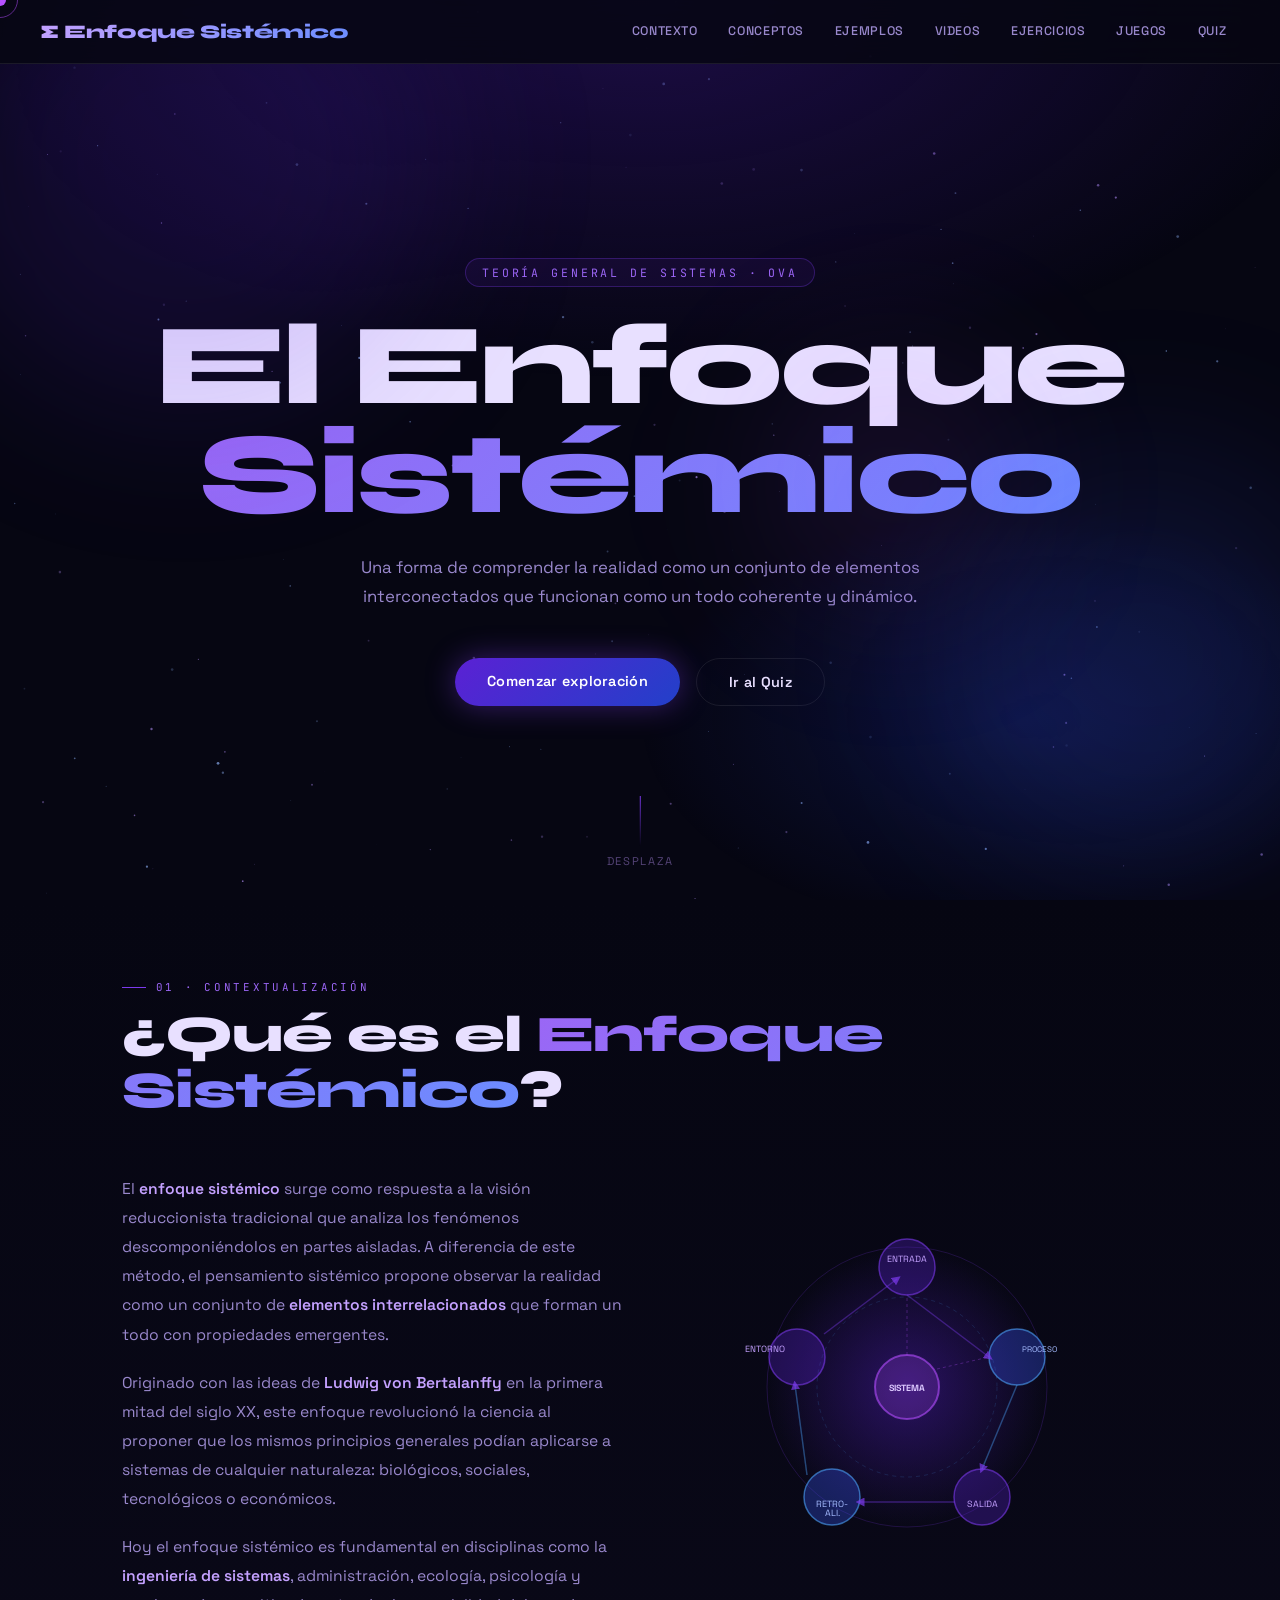
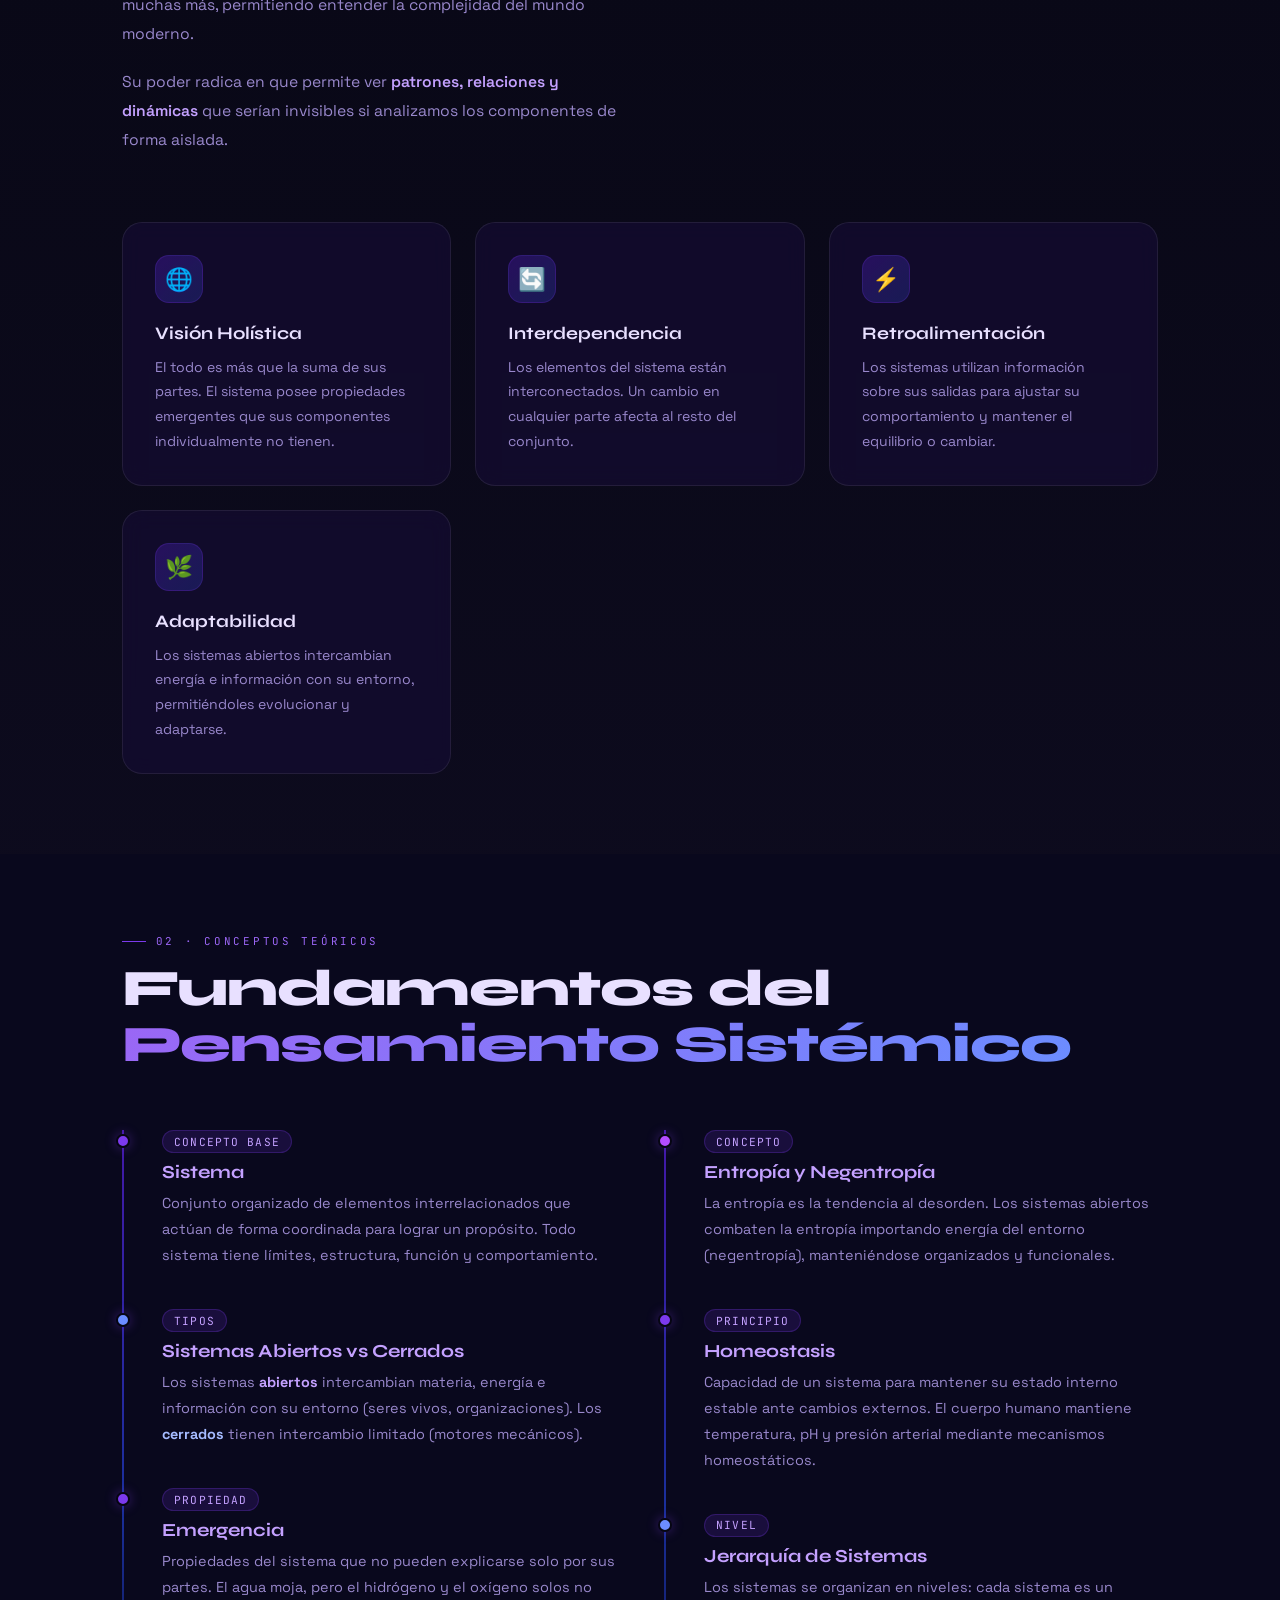
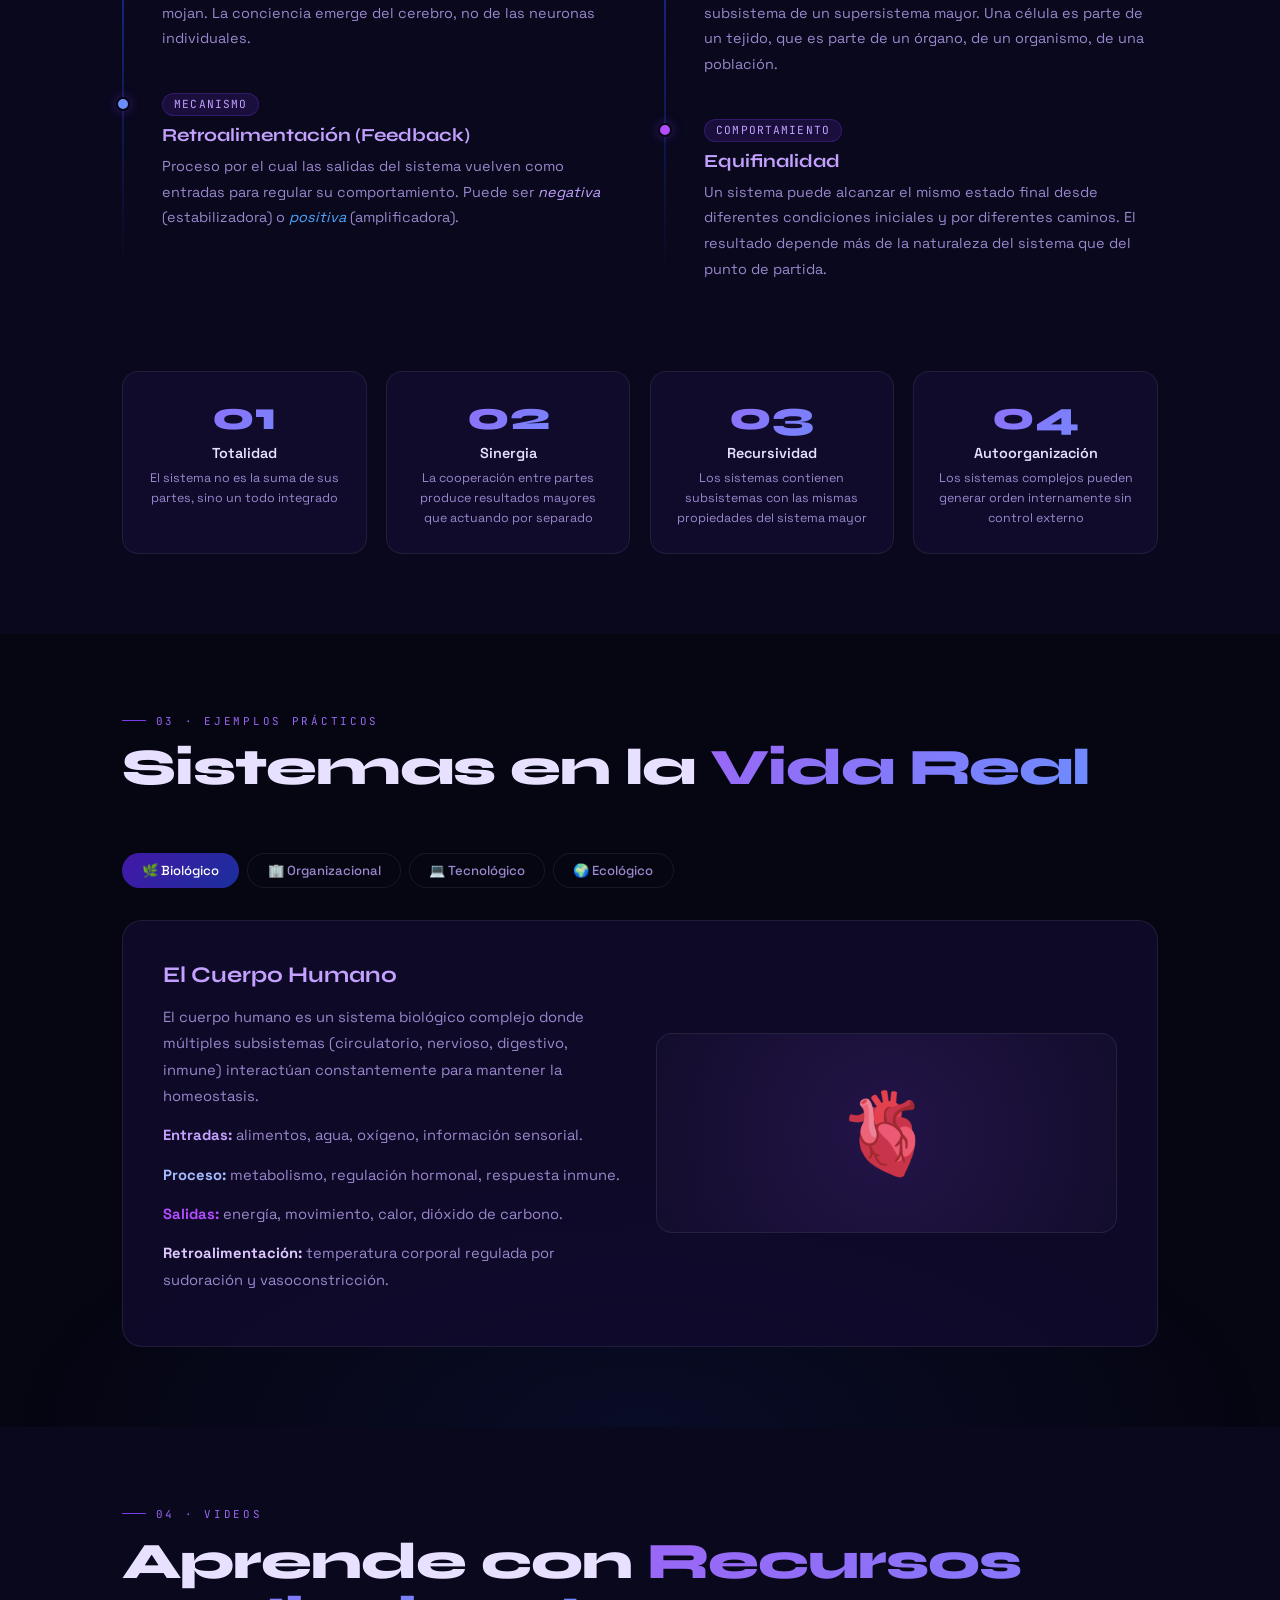
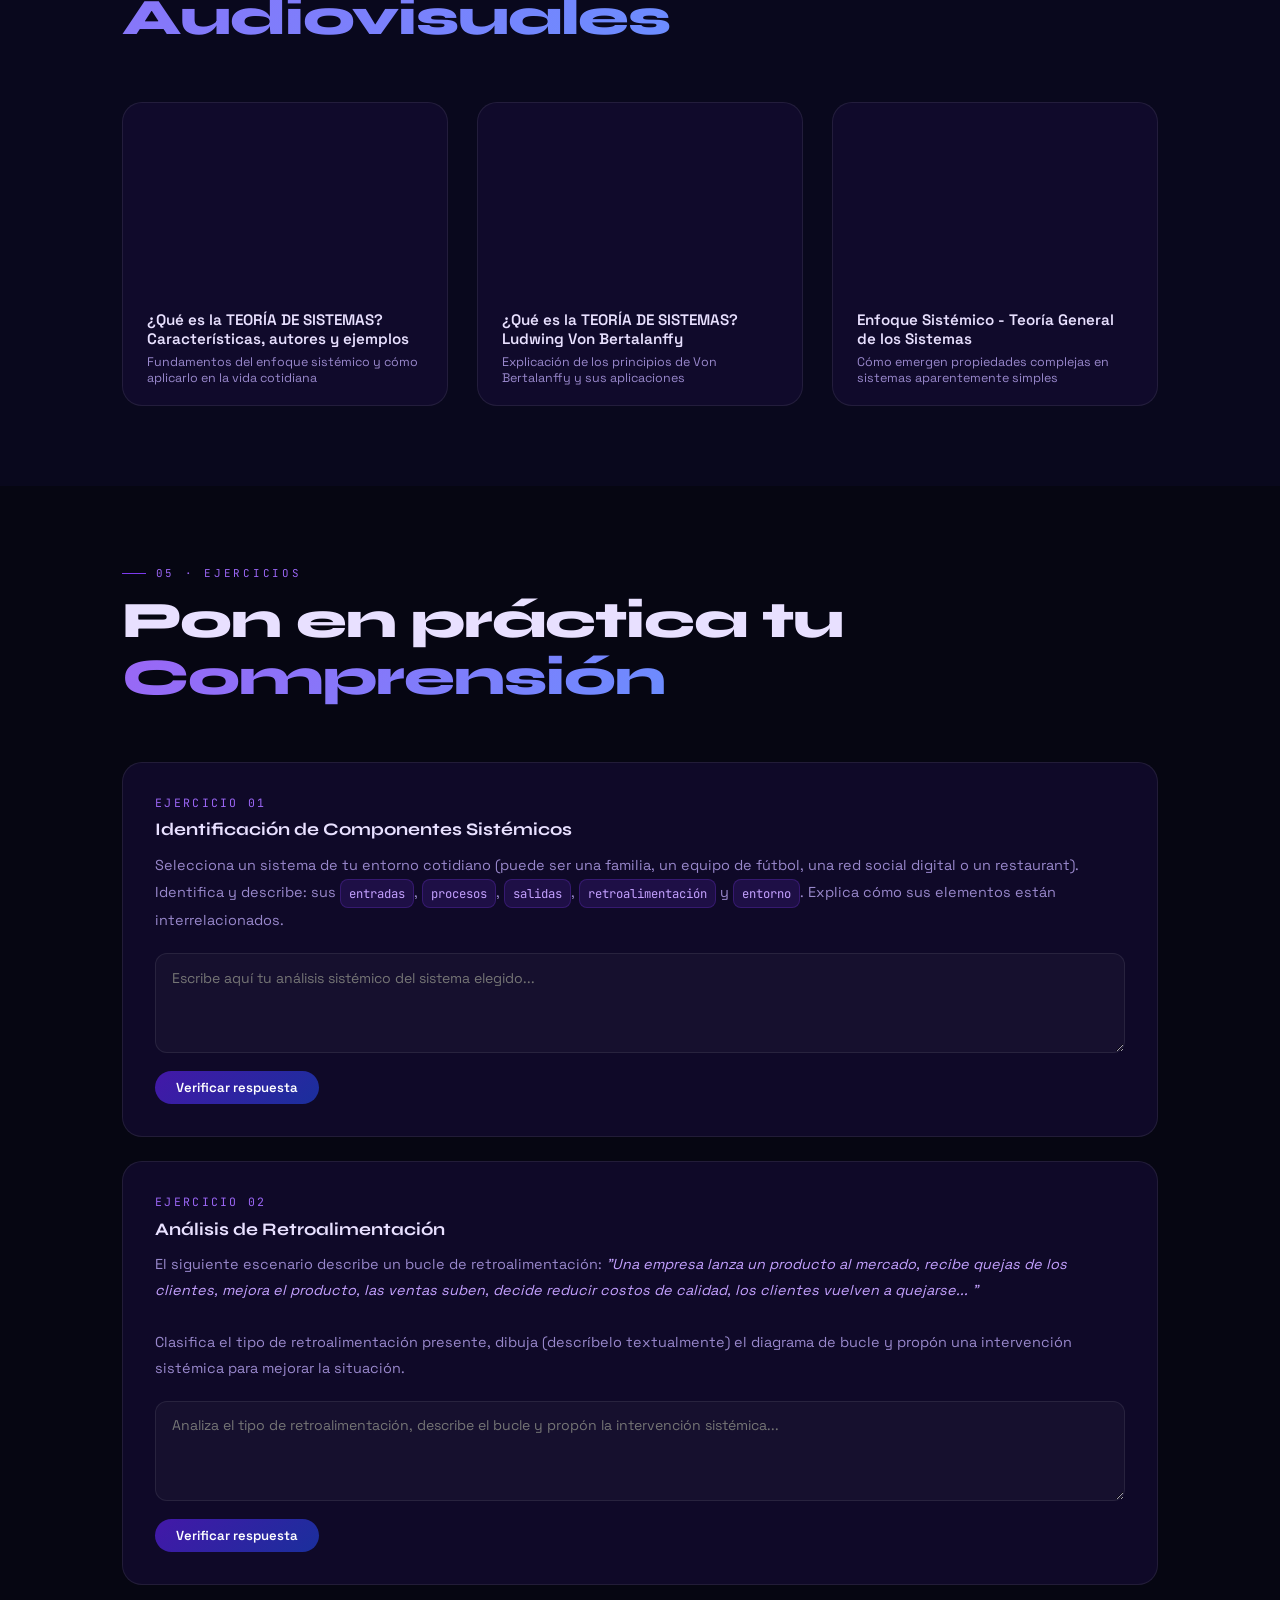
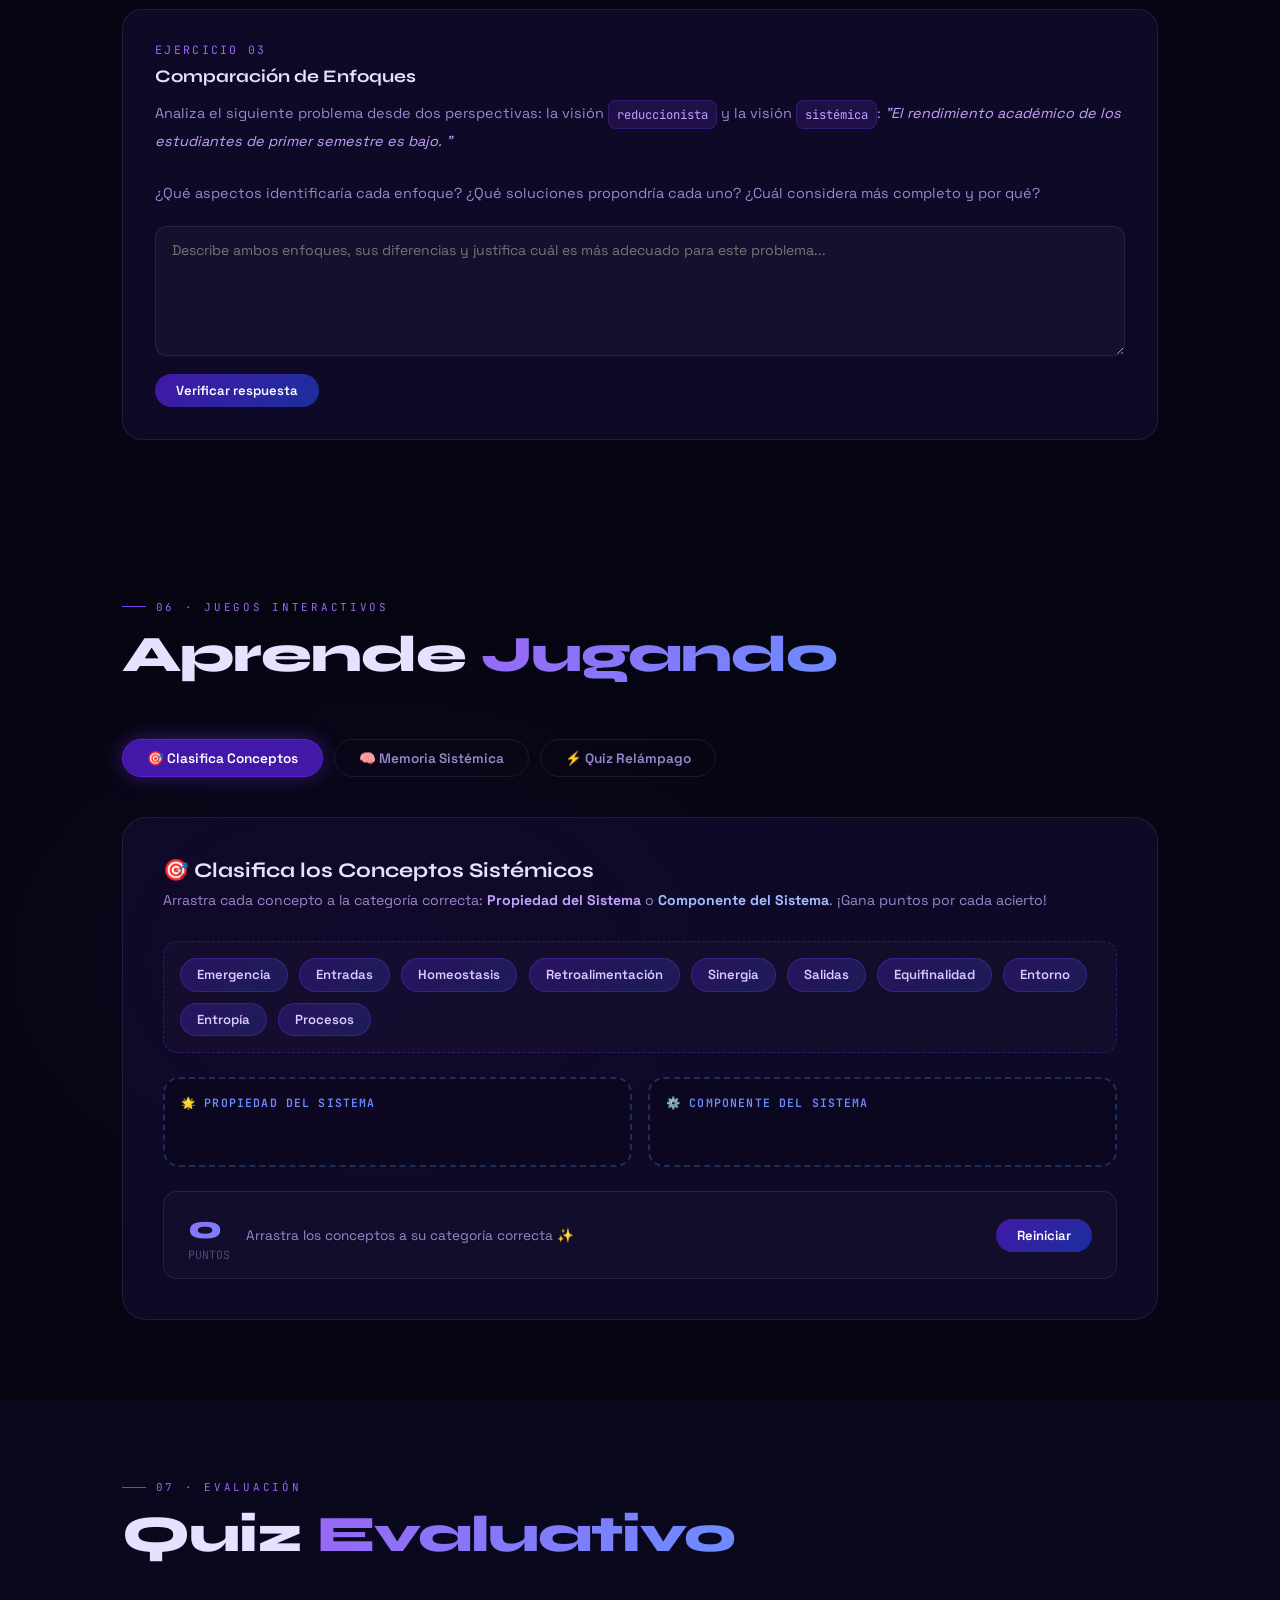
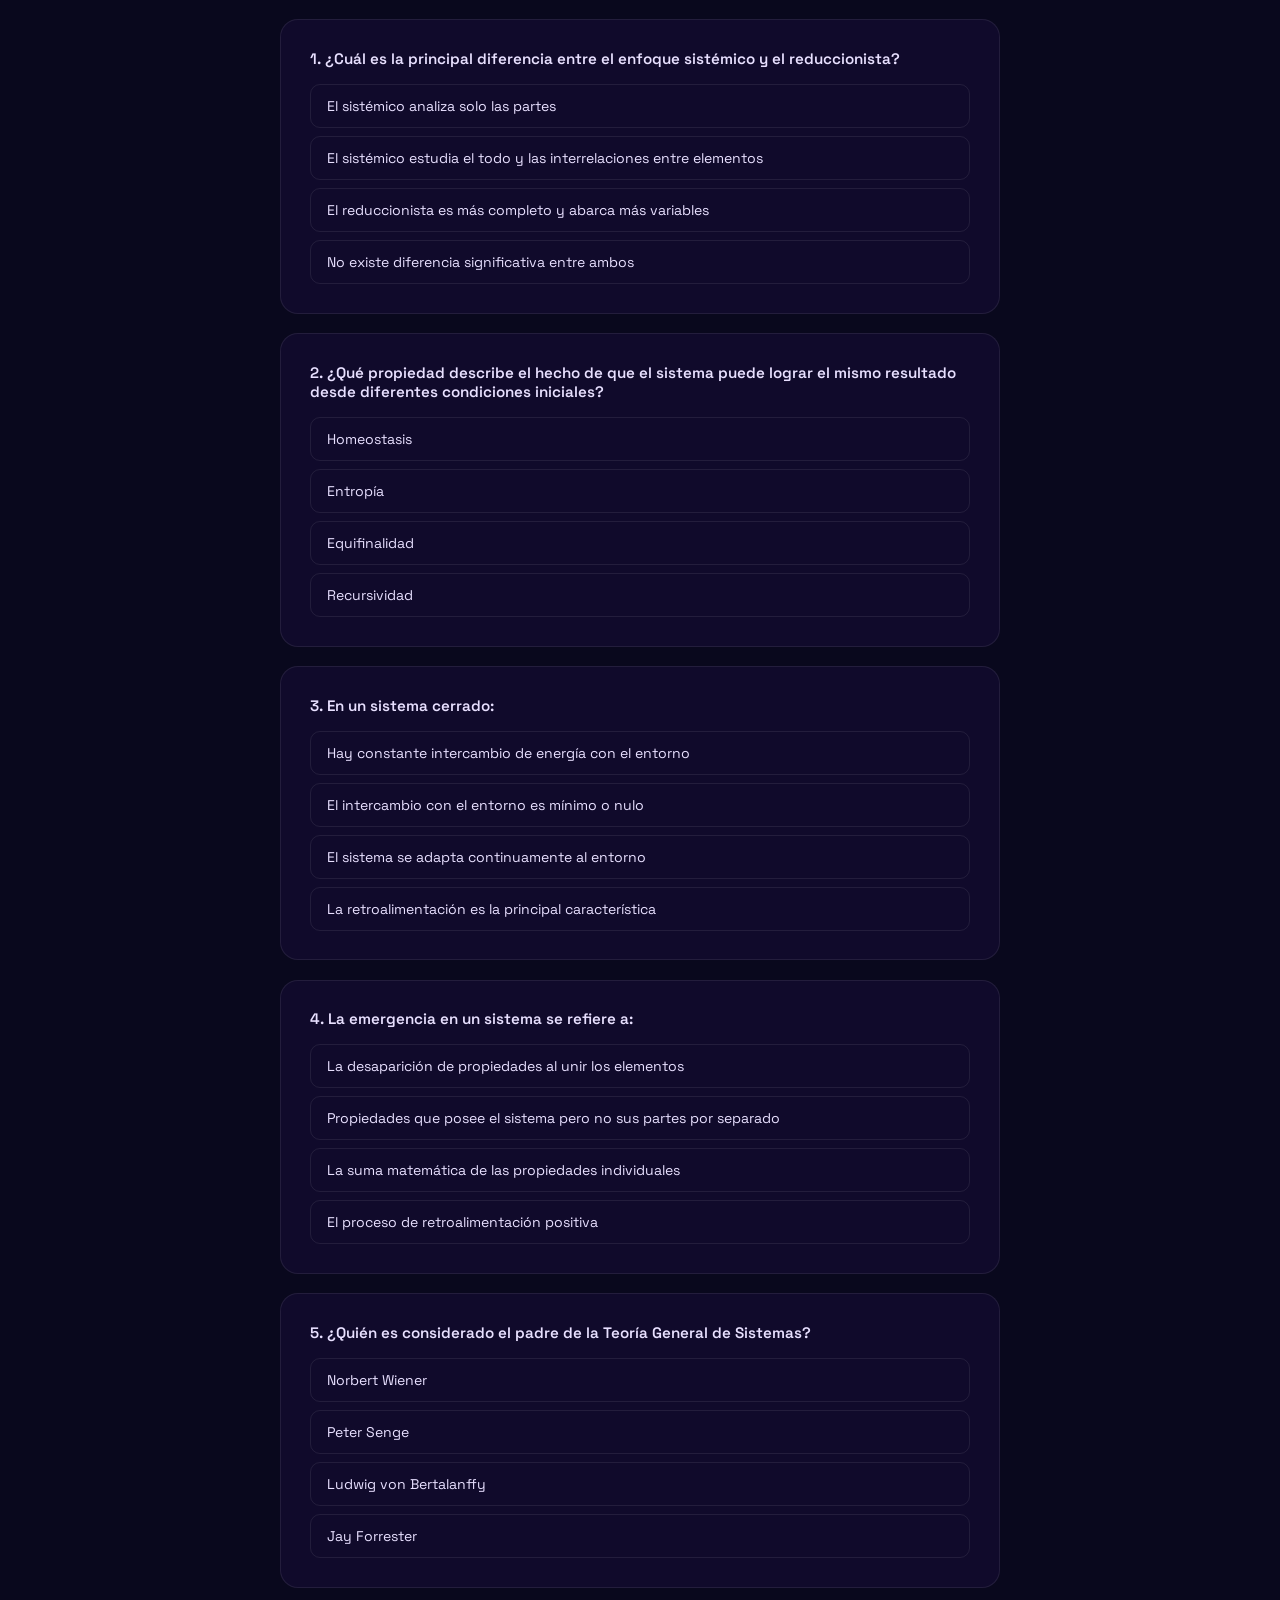
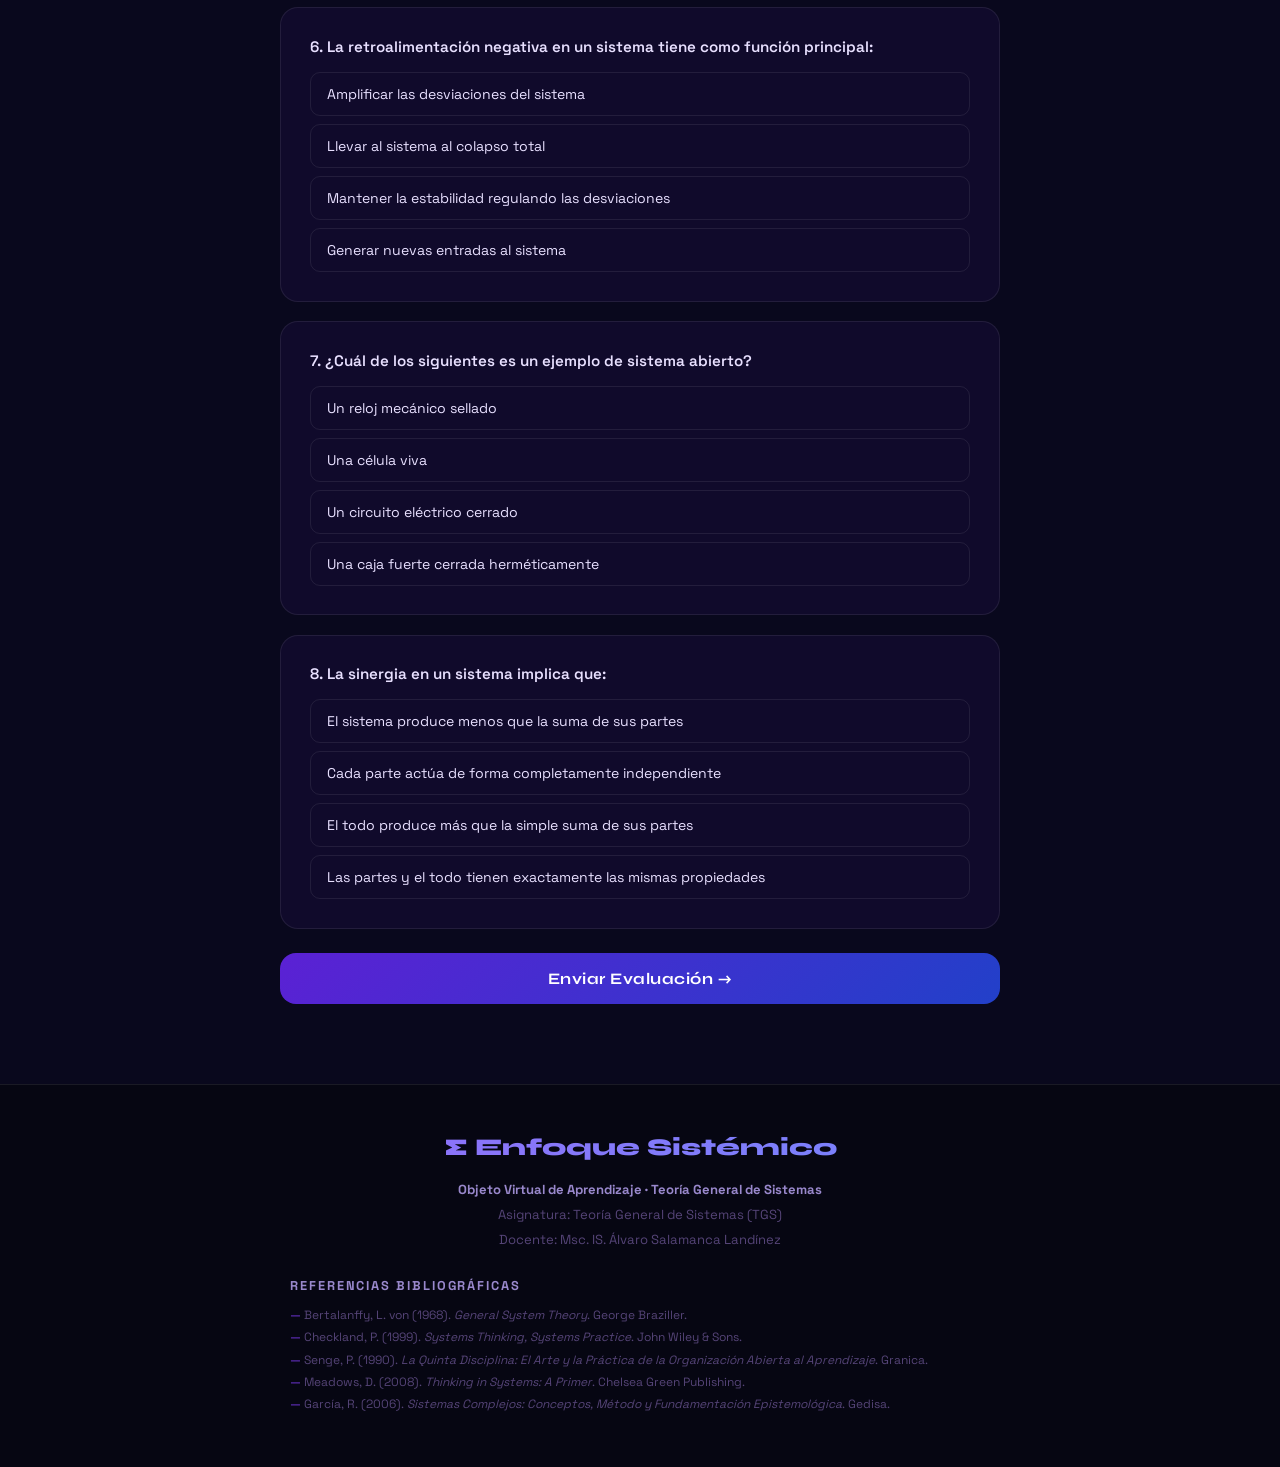
<file: ova juan camilo santelis/el_jueguiño_mas_bambero_de_santelis.html>
<!DOCTYPE html>
<html lang="es">

<head>
    <meta charset="UTF-8">
    <meta name="viewport" content="width=device-width, initial-scale=1.0">
    <title>Enfoque Sistémico · TGS</title>
    <link href="https://fonts.googleapis.com/css2?family=Space+Grotesk:wght@300;400;500;600;700&family=Syne:wght@400;600;700;800&family=JetBrains+Mono:wght@300;400&display=swap" rel="stylesheet">
    <style>
         :root {
            --ink: #09090f;
            --deep: #0d0b1e;
            --void: #060612;
            --violet-900: #1a0a3d;
            --violet-800: #2d1169;
            --violet-700: #4318a8;
            --violet-600: #5b21d4;
            --violet-500: #7c3aed;
            --violet-400: #9b66f5;
            --violet-300: #c4a1ff;
            --violet-200: #ddc9ff;
            --blue-900: #0a0f2e;
            --blue-800: #111b5c;
            --blue-700: #1a2f9c;
            --blue-600: #2240c9;
            --blue-500: #3b5bff;
            --blue-400: #6b8dff;
            --blue-300: #a5bbff;
            --accent: #b44dff;
            --accent2: #4da6ff;
            --glow: rgba(124, 58, 237, 0.4);
            --glow2: rgba(77, 166, 255, 0.3);
            --text: #e8e0ff;
            --text-dim: #9988cc;
            --text-faint: #554477;
            --glass: rgba(255, 255, 255, 0.04);
            --glass-border: rgba(255, 255, 255, 0.08);
            --card-bg: rgba(20, 12, 50, 0.7);
        }
        
        *,
        *::before,
        *::after {
            margin: 0;
            padding: 0;
            box-sizing: border-box;
        }
        
        html {
            scroll-behavior: smooth;
        }
        
        body {
            background: var(--void);
            color: var(--text);
            font-family: 'Space Grotesk', sans-serif;
            overflow-x: hidden;
            cursor: none;
        }
        /* CURSOR */
        
        .cursor {
            position: fixed;
            width: 12px;
            height: 12px;
            border-radius: 50%;
            background: var(--accent);
            pointer-events: none;
            z-index: 9999;
            transform: translate(-50%, -50%);
            transition: transform 0.1s;
            mix-blend-mode: screen;
        }
        
        .cursor-ring {
            position: fixed;
            width: 36px;
            height: 36px;
            border-radius: 50%;
            border: 1px solid rgba(180, 77, 255, 0.5);
            pointer-events: none;
            z-index: 9998;
            transform: translate(-50%, -50%);
            transition: transform 0.15s, width 0.2s, height 0.2s;
        }
        /* CANVAS STARS */
        
        #starfield {
            position: fixed;
            top: 0;
            left: 0;
            width: 100%;
            height: 100%;
            z-index: 0;
            pointer-events: none;
        }
        /* NAV */
        
        nav {
            position: fixed;
            top: 0;
            left: 0;
            right: 0;
            z-index: 100;
            display: flex;
            align-items: center;
            justify-content: space-between;
            padding: 1rem 2.5rem;
            background: rgba(6, 6, 18, 0.85);
            backdrop-filter: blur(20px);
            border-bottom: 1px solid var(--glass-border);
        }
        
        .nav-logo {
            font-family: 'Syne', sans-serif;
            font-size: 1.2rem;
            font-weight: 800;
            background: linear-gradient(135deg, var(--violet-300), var(--blue-400));
            -webkit-background-clip: text;
            -webkit-text-fill-color: transparent;
            letter-spacing: -0.02em;
        }
        
        .nav-links {
            display: flex;
            gap: 0.2rem;
        }
        
        .nav-links a {
            color: var(--text-dim);
            text-decoration: none;
            font-size: 0.78rem;
            font-weight: 500;
            letter-spacing: 0.05em;
            text-transform: uppercase;
            padding: 0.4rem 0.8rem;
            border-radius: 20px;
            transition: all 0.2s;
            border: 1px solid transparent;
        }
        
        .nav-links a:hover {
            color: var(--text);
            background: var(--glass);
            border-color: var(--glass-border);
        }
        /* SECTIONS */
        
        section {
            position: relative;
            z-index: 1;
        }
        /* HERO */
        
        #hero {
            min-height: 100vh;
            display: flex;
            flex-direction: column;
            align-items: center;
            justify-content: center;
            text-align: center;
            padding: 8rem 2rem 4rem;
            background: radial-gradient(ellipse 80% 60% at 50% 0%, rgba(43, 17, 105, 0.6) 0%, transparent 70%), radial-gradient(ellipse 50% 40% at 80% 80%, rgba(26, 47, 156, 0.3) 0%, transparent 60%);
        }
        
        .hero-label {
            font-family: 'JetBrains Mono', monospace;
            font-size: 0.72rem;
            letter-spacing: 0.25em;
            color: var(--violet-400);
            text-transform: uppercase;
            margin-bottom: 1.5rem;
            padding: 0.35rem 1rem;
            border: 1px solid rgba(124, 58, 237, 0.3);
            border-radius: 20px;
            display: inline-block;
            background: rgba(124, 58, 237, 0.08);
        }
        
        .hero-title {
            font-family: 'Syne', sans-serif;
            font-size: clamp(3rem, 9vw, 7.5rem);
            font-weight: 800;
            line-height: 0.95;
            letter-spacing: -0.03em;
            margin-bottom: 1.5rem;
        }
        
        .hero-title .line1 {
            display: block;
            color: var(--text);
        }
        
        .hero-title .line2 {
            display: block;
            background: linear-gradient(135deg, var(--violet-400) 0%, var(--blue-400) 50%, var(--violet-300) 100%);
            -webkit-background-clip: text;
            -webkit-text-fill-color: transparent;
            background-size: 200% 200%;
            animation: gradShift 4s ease infinite;
        }
        
        @keyframes gradShift {
            0%,
            100% {
                background-position: 0% 50%
            }
            50% {
                background-position: 100% 50%
            }
        }
        
        .hero-sub {
            max-width: 560px;
            color: var(--text-dim);
            font-size: 1.05rem;
            line-height: 1.7;
            margin-bottom: 3rem;
        }
        
        .hero-cta {
            display: flex;
            gap: 1rem;
            flex-wrap: wrap;
            justify-content: center;
        }
        
        .btn-primary {
            padding: 0.85rem 2rem;
            border-radius: 50px;
            background: linear-gradient(135deg, var(--violet-600), var(--blue-600));
            color: #fff;
            font-weight: 600;
            font-size: 0.9rem;
            text-decoration: none;
            border: none;
            cursor: pointer;
            box-shadow: 0 0 30px var(--glow);
            transition: all 0.3s;
            letter-spacing: 0.02em;
        }
        
        .btn-primary:hover {
            transform: translateY(-2px);
            box-shadow: 0 0 50px var(--glow);
        }
        
        .btn-outline {
            padding: 0.85rem 2rem;
            border-radius: 50px;
            background: transparent;
            color: var(--text);
            font-weight: 600;
            font-size: 0.9rem;
            text-decoration: none;
            border: 1px solid var(--glass-border);
            cursor: pointer;
            transition: all 0.3s;
            letter-spacing: 0.02em;
        }
        
        .btn-outline:hover {
            background: var(--glass);
            border-color: var(--violet-600);
        }
        /* ORB ANIMATION */
        
        .hero-orb {
            position: absolute;
            border-radius: 50%;
            filter: blur(80px);
            pointer-events: none;
            animation: float 8s ease-in-out infinite;
        }
        
        .orb1 {
            width: 500px;
            height: 500px;
            background: rgba(91, 33, 212, 0.15);
            top: -10%;
            left: -5%;
            animation-delay: 0s;
        }
        
        .orb2 {
            width: 400px;
            height: 400px;
            background: rgba(59, 91, 255, 0.12);
            bottom: 5%;
            right: -5%;
            animation-delay: -3s;
        }
        
        .orb3 {
            width: 250px;
            height: 250px;
            background: rgba(180, 77, 255, 0.1);
            top: 40%;
            left: 60%;
            animation-delay: -6s;
        }
        
        @keyframes float {
            0%,
            100% {
                transform: translateY(0) scale(1)
            }
            50% {
                transform: translateY(-30px) scale(1.05)
            }
        }
        /* SCROLL INDICATOR */
        
        .scroll-hint {
            position: absolute;
            bottom: 2rem;
            left: 50%;
            transform: translateX(-50%);
            display: flex;
            flex-direction: column;
            align-items: center;
            gap: 0.5rem;
            color: var(--text-faint);
            font-size: 0.7rem;
            letter-spacing: 0.15em;
            text-transform: uppercase;
        }
        
        .scroll-line {
            width: 1px;
            height: 50px;
            background: linear-gradient(to bottom, var(--violet-500), transparent);
            animation: scrollPulse 2s ease-in-out infinite;
        }
        
        @keyframes scrollPulse {
            0%,
            100% {
                opacity: 0.3
            }
            50% {
                opacity: 1
            }
        }
        /* WRAPPER */
        
        .section-wrap {
            max-width: 1100px;
            margin: 0 auto;
            padding: 5rem 2rem;
        }
        /* SECTION HEADER */
        
        .section-header {
            margin-bottom: 3.5rem;
        }
        
        .section-tag {
            font-family: 'JetBrains Mono', monospace;
            font-size: 0.68rem;
            letter-spacing: 0.25em;
            color: var(--violet-400);
            text-transform: uppercase;
            display: flex;
            align-items: center;
            gap: 0.6rem;
            margin-bottom: 0.8rem;
        }
        
        .section-tag::before {
            content: '';
            display: block;
            width: 24px;
            height: 1px;
            background: var(--violet-500);
        }
        
        .section-title {
            font-family: 'Syne', sans-serif;
            font-size: clamp(2rem, 4vw, 3.2rem);
            font-weight: 800;
            letter-spacing: -0.02em;
            line-height: 1.1;
        }
        
        .section-title span {
            background: linear-gradient(135deg, var(--violet-400), var(--blue-400));
            -webkit-background-clip: text;
            -webkit-text-fill-color: transparent;
        }
        /* CONTEXT */
        
        #contextualizacion {
            background: linear-gradient(180deg, var(--void) 0%, rgba(13, 11, 30, 0.98) 100%);
        }
        
        .context-grid {
            display: grid;
            grid-template-columns: 1fr 1fr;
            gap: 2rem;
            align-items: start;
        }
        
        .context-text p {
            color: var(--text-dim);
            line-height: 1.85;
            font-size: 0.98rem;
            margin-bottom: 1.2rem;
        }
        
        .context-text p strong {
            color: var(--violet-300);
            font-weight: 600;
        }
        
        .context-visual {
            position: relative;
            padding: 2rem;
        }
        
        .sys-diagram {
            width: 100%;
            aspect-ratio: 1;
            max-width: 360px;
            margin: 0 auto;
            display: block;
        }
        /* CARDS */
        
        .cards-grid {
            display: grid;
            grid-template-columns: repeat(auto-fit, minmax(280px, 1fr));
            gap: 1.5rem;
        }
        
        .card {
            background: var(--card-bg);
            border: 1px solid var(--glass-border);
            border-radius: 20px;
            padding: 2rem;
            backdrop-filter: blur(10px);
            transition: all 0.3s;
            position: relative;
            overflow: hidden;
        }
        
        .card::before {
            content: '';
            position: absolute;
            top: 0;
            left: 0;
            right: 0;
            height: 2px;
            background: linear-gradient(90deg, var(--violet-600), var(--blue-500), transparent);
            opacity: 0;
            transition: opacity 0.3s;
        }
        
        .card:hover {
            transform: translateY(-6px);
            border-color: rgba(124, 58, 237, 0.3);
        }
        
        .card:hover::before {
            opacity: 1;
        }
        
        .card-icon {
            width: 48px;
            height: 48px;
            border-radius: 14px;
            background: linear-gradient(135deg, rgba(91, 33, 212, 0.3), rgba(59, 91, 255, 0.2));
            display: flex;
            align-items: center;
            justify-content: center;
            font-size: 1.4rem;
            margin-bottom: 1.2rem;
            border: 1px solid rgba(124, 58, 237, 0.2);
        }
        
        .card h3 {
            font-family: 'Syne', sans-serif;
            font-size: 1.1rem;
            font-weight: 700;
            margin-bottom: 0.7rem;
            color: var(--text);
        }
        
        .card p {
            color: var(--text-dim);
            font-size: 0.88rem;
            line-height: 1.75;
        }
        /* CONCEPTOS - TIMELINE */
        
        #conceptos {
            background: rgba(10, 9, 30, 0.98);
        }
        
        .timeline {
            position: relative;
            padding-left: 2.5rem;
        }
        
        .timeline::before {
            content: '';
            position: absolute;
            left: 0;
            top: 0;
            bottom: 0;
            width: 2px;
            background: linear-gradient(to bottom, var(--violet-700), var(--blue-700), transparent);
        }
        
        .timeline-item {
            position: relative;
            margin-bottom: 2.5rem;
            opacity: 0;
            transform: translateX(-20px);
            animation: slideIn 0.5s forwards;
        }
        
        @keyframes slideIn {
            to {
                opacity: 1;
                transform: none;
            }
        }
        
        .timeline-dot {
            position: absolute;
            left: -2.85rem;
            top: 0.3rem;
            width: 14px;
            height: 14px;
            border-radius: 50%;
            background: var(--violet-500);
            border: 2px solid var(--void);
            box-shadow: 0 0 12px var(--glow);
        }
        
        .timeline-item h3 {
            font-family: 'Syne', sans-serif;
            font-size: 1.15rem;
            font-weight: 700;
            color: var(--violet-300);
            margin-bottom: 0.5rem;
        }
        
        .timeline-item p {
            color: var(--text-dim);
            font-size: 0.9rem;
            line-height: 1.8;
        }
        
        .concept-badge {
            display: inline-block;
            padding: 0.2rem 0.7rem;
            border-radius: 20px;
            background: rgba(124, 58, 237, 0.15);
            border: 1px solid rgba(124, 58, 237, 0.25);
            font-size: 0.7rem;
            font-family: 'JetBrains Mono', monospace;
            color: var(--violet-300);
            letter-spacing: 0.1em;
            margin-bottom: 0.5rem;
        }
        /* PROPIEDADES */
        
        .props-grid {
            display: grid;
            grid-template-columns: repeat(auto-fit, minmax(220px, 1fr));
            gap: 1.2rem;
        }
        
        .prop-card {
            background: var(--card-bg);
            border: 1px solid var(--glass-border);
            border-radius: 16px;
            padding: 1.5rem;
            text-align: center;
            transition: all 0.3s;
            cursor: default;
        }
        
        .prop-card:hover {
            border-color: rgba(77, 166, 255, 0.3);
            box-shadow: 0 0 30px var(--glow2);
        }
        
        .prop-num {
            font-family: 'Syne', sans-serif;
            font-size: 2.5rem;
            font-weight: 800;
            background: linear-gradient(135deg, var(--violet-400), var(--blue-400));
            -webkit-background-clip: text;
            -webkit-text-fill-color: transparent;
            line-height: 1;
        }
        
        .prop-card h4 {
            font-size: 0.9rem;
            font-weight: 600;
            margin: 0.5rem 0 0.4rem;
            color: var(--text);
        }
        
        .prop-card p {
            font-size: 0.78rem;
            color: var(--text-dim);
            line-height: 1.6;
        }
        /* EJEMPLOS */
        
        #ejemplos {
            background: radial-gradient(ellipse 70% 50% at 50% 100%, rgba(26, 47, 156, 0.15) 0%, transparent 70%);
        }
        
        .examples-tabs {
            display: flex;
            gap: 0.5rem;
            margin-bottom: 2rem;
            flex-wrap: wrap;
        }
        
        .tab-btn {
            padding: 0.5rem 1.2rem;
            border-radius: 25px;
            border: 1px solid var(--glass-border);
            background: transparent;
            color: var(--text-dim);
            font-family: 'Space Grotesk', sans-serif;
            font-size: 0.82rem;
            font-weight: 500;
            cursor: pointer;
            transition: all 0.2s;
        }
        
        .tab-btn.active {
            background: linear-gradient(135deg, var(--violet-700), var(--blue-700));
            color: #fff;
            border-color: transparent;
        }
        
        .tab-btn:hover:not(.active) {
            border-color: var(--violet-600);
            color: var(--text);
        }
        
        .tab-panel {
            display: none;
        }
        
        .tab-panel.active {
            display: block;
            animation: fadeIn 0.3s;
        }
        
        @keyframes fadeIn {
            from {
                opacity: 0;
                transform: translateY(8px)
            }
            to {
                opacity: 1;
                transform: none
            }
        }
        
        .example-card {
            background: var(--card-bg);
            border: 1px solid var(--glass-border);
            border-radius: 20px;
            padding: 2.5rem;
            display: grid;
            grid-template-columns: 1fr 1fr;
            gap: 2rem;
            align-items: center;
        }
        
        .example-card h3 {
            font-family: 'Syne', sans-serif;
            font-size: 1.4rem;
            font-weight: 700;
            margin-bottom: 1rem;
            color: var(--violet-300);
        }
        
        .example-card p {
            color: var(--text-dim);
            line-height: 1.8;
            font-size: 0.92rem;
            margin-bottom: 0.8rem;
        }
        
        .example-visual {
            display: flex;
            align-items: center;
            justify-content: center;
            min-height: 200px;
            border-radius: 16px;
            background: rgba(255, 255, 255, 0.02);
            border: 1px solid var(--glass-border);
            font-size: 5rem;
            position: relative;
            overflow: hidden;
        }
        
        .example-visual::after {
            content: '';
            position: absolute;
            inset: 0;
            background: radial-gradient(circle at center, rgba(124, 58, 237, 0.15), transparent);
        }
        /* VIDEOS */
        
        #videos {
            background: rgba(10, 9, 30, 0.98);
        }
        
        .videos-grid {
            display: grid;
            grid-template-columns: repeat(auto-fit, minmax(320px, 1fr));
            gap: 1.8rem;
        }
        
        .video-wrapper {
            border-radius: 20px;
            overflow: hidden;
            border: 1px solid var(--glass-border);
            transition: all 0.3s;
            background: var(--card-bg);
        }
        
        .video-wrapper:hover {
            border-color: rgba(124, 58, 237, 0.4);
            box-shadow: 0 0 40px var(--glow);
        }
        
        .video-thumb {
            position: relative;
            aspect-ratio: 16/9;
        }
        
        .video-thumb iframe {
            width: 100%;
            height: 100%;
            border: none;
        }
        
        .video-info {
            padding: 1.2rem 1.5rem;
        }
        
        .video-info h4 {
            font-size: 0.95rem;
            font-weight: 600;
            margin-bottom: 0.4rem;
        }
        
        .video-info p {
            font-size: 0.78rem;
            color: var(--text-dim);
        }
        /* EJERCICIOS */
        
        #ejercicios {
            background: var(--void);
        }
        
        .exercises-list {
            display: grid;
            gap: 1.5rem;
        }
        
        .exercise-item {
            background: var(--card-bg);
            border: 1px solid var(--glass-border);
            border-radius: 20px;
            padding: 2rem;
        }
        
        .exercise-num {
            font-family: 'JetBrains Mono', monospace;
            font-size: 0.72rem;
            color: var(--violet-400);
            letter-spacing: 0.2em;
            margin-bottom: 0.6rem;
        }
        
        .exercise-item h3 {
            font-family: 'Syne', sans-serif;
            font-size: 1.1rem;
            font-weight: 700;
            margin-bottom: 0.8rem;
        }
        
        .exercise-item p {
            color: var(--text-dim);
            font-size: 0.9rem;
            line-height: 1.8;
            margin-bottom: 1.2rem;
        }
        
        .exercise-textarea {
            width: 100%;
            min-height: 100px;
            background: rgba(255, 255, 255, 0.03);
            border: 1px solid var(--glass-border);
            border-radius: 12px;
            color: var(--text);
            font-family: 'Space Grotesk', sans-serif;
            font-size: 0.88rem;
            padding: 0.9rem 1rem;
            resize: vertical;
            outline: none;
            transition: border-color 0.2s;
        }
        
        .exercise-textarea:focus {
            border-color: var(--violet-600);
        }
        
        .btn-small {
            padding: 0.5rem 1.3rem;
            border-radius: 25px;
            font-size: 0.82rem;
            background: linear-gradient(135deg, var(--violet-700), var(--blue-700));
            color: #fff;
            border: none;
            cursor: pointer;
            font-family: 'Space Grotesk', sans-serif;
            font-weight: 600;
            margin-top: 0.8rem;
            transition: all 0.2s;
        }
        
        .btn-small:hover {
            opacity: 0.85;
            transform: translateY(-1px);
        }
        
        .feedback-msg {
            margin-top: 0.7rem;
            font-size: 0.82rem;
            color: var(--violet-300);
            display: none;
            font-style: italic;
        }
        /* JUEGOS */
        
        #juegos {
            background: radial-gradient(ellipse 60% 60% at 30% 50%, rgba(43, 17, 105, 0.15) 0%, transparent 70%);
        }
        
        .games-nav {
            display: flex;
            gap: 0.7rem;
            margin-bottom: 2.5rem;
            flex-wrap: wrap;
        }
        
        .game-nav-btn {
            padding: 0.6rem 1.5rem;
            border-radius: 30px;
            border: 1px solid var(--glass-border);
            background: transparent;
            color: var(--text-dim);
            font-family: 'Space Grotesk', sans-serif;
            font-size: 0.85rem;
            font-weight: 600;
            cursor: pointer;
            transition: all 0.25s;
        }
        
        .game-nav-btn.active {
            background: var(--violet-700);
            color: #fff;
            border-color: var(--violet-600);
            box-shadow: 0 0 20px var(--glow);
        }
        
        .game-nav-btn:hover:not(.active) {
            border-color: var(--violet-500);
            color: var(--text);
        }
        
        .game-container {
            display: none;
        }
        
        .game-container.active {
            display: block;
            animation: fadeIn 0.3s;
        }
        /* GAME 1: Drag & Drop */
        
        .game-box {
            background: var(--card-bg);
            border: 1px solid var(--glass-border);
            border-radius: 24px;
            padding: 2.5rem;
        }
        
        .game-box h3 {
            font-family: 'Syne', sans-serif;
            font-size: 1.3rem;
            font-weight: 700;
            margin-bottom: 0.5rem;
        }
        
        .game-box .game-desc {
            color: var(--text-dim);
            font-size: 0.88rem;
            margin-bottom: 2rem;
        }
        
        .drag-area {
            display: flex;
            flex-wrap: wrap;
            gap: 0.7rem;
            margin-bottom: 1.5rem;
            min-height: 60px;
            padding: 1rem;
            border-radius: 14px;
            border: 1px dashed rgba(124, 58, 237, 0.3);
            background: rgba(255, 255, 255, 0.02);
        }
        
        .drag-item {
            padding: 0.45rem 1rem;
            border-radius: 25px;
            font-size: 0.82rem;
            font-weight: 600;
            cursor: grab;
            user-select: none;
            transition: all 0.2s;
            background: linear-gradient(135deg, rgba(91, 33, 212, 0.3), rgba(59, 91, 255, 0.2));
            border: 1px solid rgba(124, 58, 237, 0.3);
            color: var(--violet-200);
        }
        
        .drag-item:hover {
            transform: scale(1.05);
            box-shadow: 0 0 15px var(--glow);
        }
        
        .drag-item.dragging {
            opacity: 0.5;
            cursor: grabbing;
        }
        
        .drop-zones {
            display: grid;
            grid-template-columns: 1fr 1fr;
            gap: 1rem;
        }
        
        .drop-zone {
            min-height: 90px;
            border-radius: 16px;
            padding: 1rem;
            border: 2px dashed rgba(77, 166, 255, 0.25);
            background: rgba(0, 0, 0, 0.2);
            transition: all 0.2s;
        }
        
        .drop-zone.dragover {
            border-color: var(--violet-500);
            background: rgba(124, 58, 237, 0.08);
        }
        
        .drop-zone-label {
            font-size: 0.72rem;
            font-weight: 600;
            text-transform: uppercase;
            letter-spacing: 0.1em;
            color: var(--blue-400);
            margin-bottom: 0.5rem;
            font-family: 'JetBrains Mono', monospace;
        }
        
        .game-score {
            display: flex;
            align-items: center;
            gap: 1rem;
            margin-top: 1.5rem;
            padding: 1rem 1.5rem;
            border-radius: 14px;
            background: rgba(255, 255, 255, 0.02);
            border: 1px solid var(--glass-border);
        }
        
        .score-val {
            font-family: 'Syne', sans-serif;
            font-size: 2rem;
            font-weight: 800;
            background: linear-gradient(135deg, var(--violet-400), var(--blue-400));
            -webkit-background-clip: text;
            -webkit-text-fill-color: transparent;
        }
        /* GAME 2: Memory */
        
        .memory-grid {
            display: grid;
            grid-template-columns: repeat(4, 1fr);
            gap: 0.8rem;
            max-width: 500px;
            margin: 0 auto 1.5rem;
        }
        
        .mem-card {
            aspect-ratio: 1;
            border-radius: 14px;
            cursor: pointer;
            position: relative;
            transform-style: preserve-3d;
            transition: transform 0.5s;
            user-select: none;
        }
        
        .mem-card.flipped {
            transform: rotateY(180deg);
        }
        
        .mem-card.matched {
            cursor: default;
        }
        
        .mem-front,
        .mem-back {
            position: absolute;
            inset: 0;
            border-radius: 14px;
            display: flex;
            align-items: center;
            justify-content: center;
            backface-visibility: hidden;
            font-size: 1.1rem;
            font-weight: 700;
            line-height: 1.2;
            text-align: center;
            padding: 0.4rem;
        }
        
        .mem-back {
            background: linear-gradient(135deg, var(--violet-800), var(--blue-800));
            border: 1px solid rgba(124, 58, 237, 0.3);
            font-size: 1.6rem;
        }
        
        .mem-front {
            background: var(--card-bg);
            border: 1px solid var(--glass-border);
            transform: rotateY(180deg);
            font-size: 0.72rem;
            color: var(--text-dim);
        }
        
        .mem-card.matched .mem-back {
            background: linear-gradient(135deg, rgba(91, 33, 212, 0.5), rgba(59, 91, 255, 0.4));
            box-shadow: 0 0 20px var(--glow);
        }
        
        .memory-stats {
            display: flex;
            gap: 2rem;
            justify-content: center;
            margin-bottom: 1.5rem;
            font-family: 'JetBrains Mono', monospace;
            font-size: 0.85rem;
            color: var(--text-dim);
        }
        
        .memory-stats span {
            color: var(--violet-300);
            font-weight: 700;
        }
        /* GAME 3: Quiz Rápido */
        
        .quick-quiz {
            max-width: 640px;
            margin: 0 auto;
        }
        
        .quiz-q {
            font-family: 'Syne', sans-serif;
            font-size: 1.2rem;
            font-weight: 700;
            margin-bottom: 1.5rem;
            line-height: 1.4;
        }
        
        .quiz-opts {
            display: grid;
            gap: 0.7rem;
            margin-bottom: 1.5rem;
        }
        
        .quiz-opt {
            padding: 0.85rem 1.3rem;
            border-radius: 14px;
            cursor: pointer;
            border: 1px solid var(--glass-border);
            background: rgba(255, 255, 255, 0.02);
            color: var(--text);
            font-size: 0.9rem;
            text-align: left;
            transition: all 0.2s;
            font-family: 'Space Grotesk', sans-serif;
        }
        
        .quiz-opt:hover:not(:disabled) {
            border-color: var(--violet-500);
            background: rgba(124, 58, 237, 0.08);
        }
        
        .quiz-opt.correct {
            background: rgba(59, 130, 246, 0.2);
            border-color: #3b82f6;
            color: #93c5fd;
        }
        
        .quiz-opt.wrong {
            background: rgba(220, 38, 38, 0.15);
            border-color: #dc2626;
            color: #fca5a5;
        }
        
        .quiz-opt:disabled {
            cursor: default;
        }
        
        .quiz-progress {
            display: flex;
            align-items: center;
            gap: 1rem;
            margin-bottom: 2rem;
        }
        
        .quiz-bar {
            flex: 1;
            height: 4px;
            background: rgba(255, 255, 255, 0.05);
            border-radius: 2px;
            overflow: hidden;
        }
        
        .quiz-fill {
            height: 100%;
            background: linear-gradient(90deg, var(--violet-500), var(--blue-500));
            transition: width 0.4s;
        }
        
        .quiz-counter {
            font-family: 'JetBrains Mono', monospace;
            font-size: 0.78rem;
            color: var(--text-dim);
        }
        
        .quiz-feedback {
            padding: 1rem 1.3rem;
            border-radius: 14px;
            font-size: 0.88rem;
            margin-bottom: 1rem;
            line-height: 1.7;
            display: none;
        }
        
        .quiz-feedback.show {
            display: block;
            animation: fadeIn 0.3s;
        }
        
        .quiz-feedback.ok {
            background: rgba(59, 91, 255, 0.15);
            border: 1px solid rgba(59, 91, 255, 0.3);
        }
        
        .quiz-feedback.fail {
            background: rgba(180, 77, 255, 0.1);
            border: 1px solid rgba(180, 77, 255, 0.25);
        }
        
        .quiz-result {
            text-align: center;
            display: none;
            animation: fadeIn 0.5s;
        }
        
        .quiz-result.show {
            display: block;
        }
        
        .result-score {
            font-family: 'Syne', sans-serif;
            font-size: 4rem;
            font-weight: 800;
            background: linear-gradient(135deg, var(--violet-400), var(--blue-400));
            -webkit-background-clip: text;
            -webkit-text-fill-color: transparent;
        }
        
        .result-msg {
            color: var(--text-dim);
            margin: 0.5rem 0 1.5rem;
        }
        /* QUIZ EVALUACIÓN */
        
        #quiz {
            background: rgba(10, 9, 30, 0.99);
        }
        
        .quiz-eval {
            max-width: 720px;
            margin: 0 auto;
        }
        
        .quiz-eval-q {
            background: var(--card-bg);
            border: 1px solid var(--glass-border);
            border-radius: 18px;
            padding: 1.8rem;
            margin-bottom: 1.2rem;
        }
        
        .quiz-eval-q p {
            font-weight: 600;
            margin-bottom: 1rem;
            font-size: 0.95rem;
        }
        
        .quiz-eval-opts {
            display: grid;
            gap: 0.5rem;
        }
        
        .quiz-eval-opt {
            display: flex;
            align-items: center;
            gap: 0.8rem;
            padding: 0.75rem 1rem;
            border-radius: 10px;
            border: 1px solid var(--glass-border);
            cursor: pointer;
            transition: all 0.2s;
            font-size: 0.88rem;
            background: transparent;
            color: var(--text);
            font-family: 'Space Grotesk', sans-serif;
            text-align: left;
            width: 100%;
        }
        
        .quiz-eval-opt:hover {
            border-color: var(--violet-600);
            background: rgba(124, 58, 237, 0.06);
        }
        
        .quiz-eval-opt.selected {
            background: rgba(124, 58, 237, 0.15);
            border-color: var(--violet-500);
            color: var(--violet-200);
        }
        
        .eval-submit {
            display: block;
            width: 100%;
            padding: 1rem;
            border-radius: 16px;
            margin-top: 1.5rem;
            background: linear-gradient(135deg, var(--violet-600), var(--blue-600));
            color: #fff;
            font-family: 'Syne', sans-serif;
            font-size: 1rem;
            font-weight: 700;
            border: none;
            cursor: pointer;
            letter-spacing: 0.03em;
            transition: all 0.3s;
        }
        
        .eval-submit:hover {
            box-shadow: 0 0 40px var(--glow);
            transform: translateY(-2px);
        }
        
        .eval-result {
            text-align: center;
            padding: 3rem;
            background: var(--card-bg);
            border: 1px solid var(--glass-border);
            border-radius: 24px;
            display: none;
            animation: fadeIn 0.5s;
        }
        
        .eval-result.show {
            display: block;
        }
        
        .eval-big-score {
            font-family: 'Syne', sans-serif;
            font-size: 5rem;
            font-weight: 800;
            background: linear-gradient(135deg, var(--violet-300), var(--blue-300));
            -webkit-background-clip: text;
            -webkit-text-fill-color: transparent;
            line-height: 1;
        }
        
        .eval-grade {
            font-size: 1.1rem;
            font-weight: 600;
            margin: 0.5rem 0 1rem;
            color: var(--violet-300);
        }
        
        .answers-review {
            text-align: left;
            margin-top: 1.5rem;
            display: grid;
            gap: 0.7rem;
        }
        
        .ans-item {
            padding: 0.8rem 1rem;
            border-radius: 10px;
            font-size: 0.82rem;
            line-height: 1.6;
        }
        
        .ans-item.correct {
            background: rgba(59, 91, 255, 0.12);
            border: 1px solid rgba(59, 91, 255, 0.25);
        }
        
        .ans-item.wrong {
            background: rgba(220, 38, 38, 0.1);
            border: 1px solid rgba(220, 38, 38, 0.2);
        }
        /* FOOTER */
        
        footer {
            background: var(--void);
            border-top: 1px solid var(--glass-border);
            padding: 3rem 2rem;
            text-align: center;
            position: relative;
            z-index: 1;
        }
        
        footer p {
            color: var(--text-faint);
            font-size: 0.82rem;
            line-height: 1.9;
        }
        
        footer strong {
            color: var(--text-dim);
        }
        
        .footer-logo {
            font-family: 'Syne', sans-serif;
            font-size: 1.5rem;
            font-weight: 800;
            background: linear-gradient(135deg, var(--violet-400), var(--blue-400));
            -webkit-background-clip: text;
            -webkit-text-fill-color: transparent;
            margin-bottom: 1rem;
            display: block;
        }
        
        .refs {
            max-width: 700px;
            margin: 1.5rem auto 0;
            text-align: left;
        }
        
        .refs h4 {
            font-size: 0.8rem;
            text-transform: uppercase;
            letter-spacing: 0.15em;
            color: var(--text-dim);
            margin-bottom: 0.8rem;
        }
        
        .refs li {
            list-style: none;
            font-size: 0.75rem;
            color: var(--text-faint);
            margin-bottom: 0.4rem;
        }
        
        .refs li::before {
            content: '— ';
            color: var(--violet-500);
        }
        /* DIVIDER */
        
        .wave-divider {
            width: 100%;
            overflow: hidden;
            line-height: 0;
            position: relative;
            z-index: 1;
        }
        
        .wave-divider svg {
            display: block;
        }
        /* UTIL */
        
        .text-center {
            text-align: center;
        }
        
        .mt-2 {
            margin-top: 1rem;
        }
        
        .highlight {
            display: inline-block;
            background: rgba(124, 58, 237, 0.15);
            border: 1px solid rgba(124, 58, 237, 0.25);
            border-radius: 8px;
            padding: 0.15rem 0.5rem;
            color: var(--violet-300);
            font-family: 'JetBrains Mono', monospace;
            font-size: 0.85em;
        }
        
        @media (max-width: 768px) {
            .context-grid {
                grid-template-columns: 1fr;
            }
            .example-card {
                grid-template-columns: 1fr;
            }
            .drop-zones {
                grid-template-columns: 1fr;
            }
            .memory-grid {
                grid-template-columns: repeat(4, 1fr);
                gap: 0.5rem;
            }
            nav {
                padding: 0.8rem 1.2rem;
            }
            .nav-links {
                display: none;
            }
            .hero-title {
                font-size: clamp(2.5rem, 12vw, 5rem);
            }
        }
    </style>
</head>

<body>

    <canvas id="starfield"></canvas>
    <div class="cursor" id="cur"></div>
    <div class="cursor-ring" id="curRing"></div>

    <!-- NAV -->
    <nav>
        <div class="nav-logo">∑ Enfoque Sistémico</div>
        <div class="nav-links">
            <a href="#contextualizacion">Contexto</a>
            <a href="#conceptos">Conceptos</a>
            <a href="#ejemplos">Ejemplos</a>
            <a href="#videos">Videos</a>
            <a href="#ejercicios">Ejercicios</a>
            <a href="#juegos">Juegos</a>
            <a href="#quiz">Quiz</a>
        </div>
    </nav>

    <!-- HERO -->
    <section id="hero">
        <div class="hero-orb orb1"></div>
        <div class="hero-orb orb2"></div>
        <div class="hero-orb orb3"></div>
        <div class="hero-label">Teoría General de Sistemas · OVA</div>
        <h1 class="hero-title">
            <span class="line1">El Enfoque</span>
            <span class="line2">Sistémico</span>
        </h1>
        <p class="hero-sub">Una forma de comprender la realidad como un conjunto de elementos interconectados que funcionan como un todo coherente y dinámico.</p>
        <div class="hero-cta">
            <a href="#contextualizacion" class="btn-primary">Comenzar exploración</a>
            <a href="#quiz" class="btn-outline">Ir al Quiz</a>
        </div>
        <div class="scroll-hint">
            <div class="scroll-line"></div>
            Desplaza
        </div>
    </section>

    <!-- CONTEXTUALIZACIÓN -->
    <section id="contextualizacion">
        <div class="section-wrap">
            <div class="section-header">
                <div class="section-tag">01 · Contextualización</div>
                <h2 class="section-title">¿Qué es el <span>Enfoque Sistémico</span>?</h2>
            </div>
            <div class="context-grid">
                <div class="context-text">
                    <p>El <strong>enfoque sistémico</strong> surge como respuesta a la visión reduccionista tradicional que analiza los fenómenos descomponiéndolos en partes aisladas. A diferencia de este método, el pensamiento sistémico propone observar
                        la realidad como un conjunto de <strong>elementos interrelacionados</strong> que forman un todo con propiedades emergentes.</p>
                    <p>Originado con las ideas de <strong>Ludwig von Bertalanffy</strong> en la primera mitad del siglo XX, este enfoque revolucionó la ciencia al proponer que los mismos principios generales podían aplicarse a sistemas de cualquier naturaleza:
                        biológicos, sociales, tecnológicos o económicos.</p>
                    <p>Hoy el enfoque sistémico es fundamental en disciplinas como la <strong>ingeniería de sistemas</strong>, administración, ecología, psicología y muchas más, permitiendo entender la complejidad del mundo moderno.</p>
                    <p>Su poder radica en que permite ver <strong>patrones, relaciones y dinámicas</strong> que serían invisibles si analizamos los componentes de forma aislada.</p>
                </div>
                <div class="context-visual">
                    <svg class="sys-diagram" viewBox="0 0 360 360" xmlns="http://www.w3.org/2000/svg">
          <defs>
            <radialGradient id="rg1" cx="50%" cy="50%" r="50%">
              <stop offset="0%" stop-color="#5b21d4" stop-opacity="0.4"/>
              <stop offset="100%" stop-color="#5b21d4" stop-opacity="0"/>
            </radialGradient>
            <marker id="arr" markerWidth="6" markerHeight="6" refX="3" refY="3" orient="auto">
              <path d="M0,0 L6,3 L0,6 Z" fill="#7c3aed" opacity="0.7"/>
            </marker>
          </defs>
          <circle cx="180" cy="180" r="140" fill="url(#rg1)" stroke="rgba(124,58,237,0.2)" stroke-width="1"/>
          <circle cx="180" cy="180" r="90" fill="none" stroke="rgba(77,166,255,0.15)" stroke-width="1" stroke-dasharray="4 4"/>
          <!-- Nodos -->
          <circle cx="180" cy="60" r="28" fill="rgba(91,33,212,0.3)" stroke="rgba(124,58,237,0.6)" stroke-width="1.5"/>
          <circle cx="290" cy="150" r="28" fill="rgba(59,91,255,0.3)" stroke="rgba(77,166,255,0.6)" stroke-width="1.5"/>
          <circle cx="255" cy="290" r="28" fill="rgba(91,33,212,0.3)" stroke="rgba(124,58,237,0.6)" stroke-width="1.5"/>
          <circle cx="105" cy="290" r="28" fill="rgba(59,91,255,0.3)" stroke="rgba(77,166,255,0.6)" stroke-width="1.5"/>
          <circle cx="70" cy="150" r="28" fill="rgba(91,33,212,0.3)" stroke="rgba(124,58,237,0.6)" stroke-width="1.5"/>
          <circle cx="180" cy="180" r="32" fill="rgba(180,77,255,0.2)" stroke="rgba(180,77,255,0.6)" stroke-width="2"/>
          <!-- Conexiones -->
          <line x1="180" y1="88" x2="262" y2="150" stroke="rgba(124,58,237,0.4)" stroke-width="1.5" marker-end="url(#arr)"/>
          <line x1="290" y1="178" x2="255" y2="262" stroke="rgba(77,166,255,0.4)" stroke-width="1.5" marker-end="url(#arr)"/>
          <line x1="228" y1="295" x2="133" y2="295" stroke="rgba(124,58,237,0.4)" stroke-width="1.5" marker-end="url(#arr)"/>
          <line x1="80" y1="268" x2="68" y2="178" stroke="rgba(77,166,255,0.4)" stroke-width="1.5" marker-end="url(#arr)"/>
          <line x1="97" y1="127" x2="170" y2="72" stroke="rgba(124,58,237,0.4)" stroke-width="1.5" marker-end="url(#arr)"/>
          <line x1="180" y1="148" x2="180" y2="88" stroke="rgba(180,77,255,0.3)" stroke-width="1" stroke-dasharray="3 3"/>
          <line x1="210" y1="162" x2="262" y2="150" stroke="rgba(180,77,255,0.3)" stroke-width="1" stroke-dasharray="3 3"/>
          <!-- Labels -->
          <text x="180" y="55" text-anchor="middle" font-size="9" fill="#c4a1ff" font-family="Space Grotesk">ENTRADA</text>
          <text x="295" y="145" text-anchor="start" font-size="8" fill="#a5bbff" font-family="Space Grotesk">PROCESO</text>
          <text x="255" y="300" text-anchor="middle" font-size="9" fill="#c4a1ff" font-family="Space Grotesk">SALIDA</text>
          <text x="105" y="300" text-anchor="middle" font-size="9" fill="#a5bbff" font-family="Space Grotesk">RETRO-</text>
          <text x="105" y="309" text-anchor="middle" font-size="9" fill="#a5bbff" font-family="Space Grotesk">ALI.</text>
          <text x="58" y="145" text-anchor="end" font-size="9" fill="#c4a1ff" font-family="Space Grotesk">ENTORNO</text>
          <text x="180" y="184" text-anchor="middle" font-size="9" fill="#ddc9ff" font-weight="bold" font-family="Space Grotesk">SISTEMA</text>
        </svg>
                </div>
            </div>

            <!-- Características clave -->
            <div class="cards-grid" style="margin-top:3rem;">
                <div class="card">
                    <div class="card-icon">🌐</div>
                    <h3>Visión Holística</h3>
                    <p>El todo es más que la suma de sus partes. El sistema posee propiedades emergentes que sus componentes individualmente no tienen.</p>
                </div>
                <div class="card">
                    <div class="card-icon">🔄</div>
                    <h3>Interdependencia</h3>
                    <p>Los elementos del sistema están interconectados. Un cambio en cualquier parte afecta al resto del conjunto.</p>
                </div>
                <div class="card">
                    <div class="card-icon">⚡</div>
                    <h3>Retroalimentación</h3>
                    <p>Los sistemas utilizan información sobre sus salidas para ajustar su comportamiento y mantener el equilibrio o cambiar.</p>
                </div>
                <div class="card">
                    <div class="card-icon">🌿</div>
                    <h3>Adaptabilidad</h3>
                    <p>Los sistemas abiertos intercambian energía e información con su entorno, permitiéndoles evolucionar y adaptarse.</p>
                </div>
            </div>
        </div>
    </section>

    <!-- CONCEPTOS -->
    <section id="conceptos">
        <div class="section-wrap">
            <div class="section-header">
                <div class="section-tag">02 · Conceptos Teóricos</div>
                <h2 class="section-title">Fundamentos del <span>Pensamiento Sistémico</span></h2>
            </div>
            <div style="display:grid;grid-template-columns:1fr 1fr;gap:3rem;align-items:start;">
                <div class="timeline">
                    <div class="timeline-item" style="animation-delay:0.1s">
                        <div class="timeline-dot"></div>
                        <div class="concept-badge">CONCEPTO BASE</div>
                        <h3>Sistema</h3>
                        <p>Conjunto organizado de elementos interrelacionados que actúan de forma coordinada para lograr un propósito. Todo sistema tiene límites, estructura, función y comportamiento.</p>
                    </div>
                    <div class="timeline-item" style="animation-delay:0.2s">
                        <div class="timeline-dot" style="background:var(--blue-400)"></div>
                        <div class="concept-badge">TIPOS</div>
                        <h3>Sistemas Abiertos vs Cerrados</h3>
                        <p>Los sistemas <strong style="color:var(--violet-300)">abiertos</strong> intercambian materia, energía e información con su entorno (seres vivos, organizaciones). Los <strong style="color:var(--blue-300)">cerrados</strong> tienen
                            intercambio limitado (motores mecánicos).</p>
                    </div>
                    <div class="timeline-item" style="animation-delay:0.3s">
                        <div class="timeline-dot"></div>
                        <div class="concept-badge">PROPIEDAD</div>
                        <h3>Emergencia</h3>
                        <p>Propiedades del sistema que no pueden explicarse solo por sus partes. El agua moja, pero el hidrógeno y el oxígeno solos no mojan. La conciencia emerge del cerebro, no de las neuronas individuales.</p>
                    </div>
                    <div class="timeline-item" style="animation-delay:0.4s">
                        <div class="timeline-dot" style="background:var(--blue-400)"></div>
                        <div class="concept-badge">MECANISMO</div>
                        <h3>Retroalimentación (Feedback)</h3>
                        <p>Proceso por el cual las salidas del sistema vuelven como entradas para regular su comportamiento. Puede ser <em style="color:var(--violet-300)">negativa</em> (estabilizadora) o <em style="color:var(--accent2)">positiva</em> (amplificadora).</p>
                    </div>
                </div>
                <div>
                    <div class="timeline">
                        <div class="timeline-item" style="animation-delay:0.15s">
                            <div class="timeline-dot" style="background:var(--accent)"></div>
                            <div class="concept-badge">CONCEPTO</div>
                            <h3>Entropía y Negentropía</h3>
                            <p>La entropía es la tendencia al desorden. Los sistemas abiertos combaten la entropía importando energía del entorno (negentropía), manteniéndose organizados y funcionales.</p>
                        </div>
                        <div class="timeline-item" style="animation-delay:0.25s">
                            <div class="timeline-dot"></div>
                            <div class="concept-badge">PRINCIPIO</div>
                            <h3>Homeostasis</h3>
                            <p>Capacidad de un sistema para mantener su estado interno estable ante cambios externos. El cuerpo humano mantiene temperatura, pH y presión arterial mediante mecanismos homeostáticos.</p>
                        </div>
                        <div class="timeline-item" style="animation-delay:0.35s">
                            <div class="timeline-dot" style="background:var(--blue-400)"></div>
                            <div class="concept-badge">NIVEL</div>
                            <h3>Jerarquía de Sistemas</h3>
                            <p>Los sistemas se organizan en niveles: cada sistema es un subsistema de un supersistema mayor. Una célula es parte de un tejido, que es parte de un órgano, de un organismo, de una población.</p>
                        </div>
                        <div class="timeline-item" style="animation-delay:0.45s">
                            <div class="timeline-dot" style="background:var(--accent)"></div>
                            <div class="concept-badge">COMPORTAMIENTO</div>
                            <h3>Equifinalidad</h3>
                            <p>Un sistema puede alcanzar el mismo estado final desde diferentes condiciones iniciales y por diferentes caminos. El resultado depende más de la naturaleza del sistema que del punto de partida.</p>
                        </div>
                    </div>
                </div>
            </div>
            <div class="props-grid" style="margin-top:3rem;">
                <div class="prop-card">
                    <div class="prop-num">01</div>
                    <h4>Totalidad</h4>
                    <p>El sistema no es la suma de sus partes, sino un todo integrado</p>
                </div>
                <div class="prop-card">
                    <div class="prop-num">02</div>
                    <h4>Sinergia</h4>
                    <p>La cooperación entre partes produce resultados mayores que actuando por separado</p>
                </div>
                <div class="prop-card">
                    <div class="prop-num">03</div>
                    <h4>Recursividad</h4>
                    <p>Los sistemas contienen subsistemas con las mismas propiedades del sistema mayor</p>
                </div>
                <div class="prop-card">
                    <div class="prop-num">04</div>
                    <h4>Autoorganización</h4>
                    <p>Los sistemas complejos pueden generar orden internamente sin control externo</p>
                </div>
            </div>
        </div>
    </section>

    <!-- EJEMPLOS -->
    <section id="ejemplos">
        <div class="section-wrap">
            <div class="section-header">
                <div class="section-tag">03 · Ejemplos Prácticos</div>
                <h2 class="section-title">Sistemas en la <span>Vida Real</span></h2>
            </div>
            <div class="examples-tabs">
                <button class="tab-btn active" onclick="showTab('tab-bio',this)">🌿 Biológico</button>
                <button class="tab-btn" onclick="showTab('tab-org',this)">🏢 Organizacional</button>
                <button class="tab-btn" onclick="showTab('tab-tec',this)">💻 Tecnológico</button>
                <button class="tab-btn" onclick="showTab('tab-eco',this)">🌍 Ecológico</button>
            </div>
            <div id="tab-bio" class="tab-panel active">
                <div class="example-card">
                    <div>
                        <h3>El Cuerpo Humano</h3>
                        <p>El cuerpo humano es un sistema biológico complejo donde múltiples subsistemas (circulatorio, nervioso, digestivo, inmune) interactúan constantemente para mantener la homeostasis.</p>
                        <p><strong style="color:var(--violet-300)">Entradas:</strong> alimentos, agua, oxígeno, información sensorial.</p>
                        <p><strong style="color:var(--blue-300)">Proceso:</strong> metabolismo, regulación hormonal, respuesta inmune.</p>
                        <p><strong style="color:var(--accent)">Salidas:</strong> energía, movimiento, calor, dióxido de carbono.</p>
                        <p><strong style="color:var(--violet-200)">Retroalimentación:</strong> temperatura corporal regulada por sudoración y vasoconstricción.</p>
                    </div>
                    <div class="example-visual">🫀</div>
                </div>
            </div>
            <div id="tab-org" class="tab-panel">
                <div class="example-card">
                    <div>
                        <h3>Una Empresa como Sistema</h3>
                        <p>Una organización es un sistema sociotécnico abierto que transforma recursos en productos o servicios, interactuando permanentemente con su entorno (mercado, sociedad, reguladores).</p>
                        <p><strong style="color:var(--violet-300)">Entradas:</strong> capital, talento humano, materias primas, información de mercado.</p>
                        <p><strong style="color:var(--blue-300)">Proceso:</strong> producción, gestión, innovación, marketing.</p>
                        <p><strong style="color:var(--accent)">Salidas:</strong> productos, servicios, empleo, valor económico.</p>
                        <p><strong style="color:var(--violet-200)">Retroalimentación:</strong> satisfacción del cliente, indicadores financieros, benchmarking.</p>
                    </div>
                    <div class="example-visual">🏭</div>
                </div>
            </div>
            <div id="tab-tec" class="tab-panel">
                <div class="example-card">
                    <div>
                        <h3>Internet como Sistema</h3>
                        <p>Internet es uno de los sistemas tecnológicos más complejos creados por la humanidad: millones de nodos, protocolos, datos y usuarios interactuando en tiempo real, con propiedades emergentes imposibles de diseñar de forma centralizada.</p>
                        <p><strong style="color:var(--violet-300)">Entradas:</strong> datos, consultas, contenido generado por usuarios.</p>
                        <p><strong style="color:var(--blue-300)">Proceso:</strong> enrutamiento, indexación, procesamiento distribuido.</p>
                        <p><strong style="color:var(--accent)">Salidas:</strong> información, comunicación, servicios, comercio electrónico.</p>
                        <p><strong style="color:var(--violet-200)">Emergencia:</strong> la "web social" y el conocimiento colectivo como propiedades no planeadas.</p>
                    </div>
                    <div class="example-visual">🌐</div>
                </div>
            </div>
            <div id="tab-eco" class="tab-panel">
                <div class="example-card">
                    <div>
                        <h3>Un Ecosistema Forestal</h3>
                        <p>Un bosque es un sistema ecológico donde plantas, animales, microorganismos, suelo, agua y clima forman una red de interdependencias tan compleja que la eliminación de una sola especie puede desencadenar efectos en cascada.</p>
                        <p><strong style="color:var(--violet-300)">Entradas:</strong> energía solar, lluvia, nutrientes del suelo, semillas.</p>
                        <p><strong style="color:var(--blue-300)">Proceso:</strong> fotosíntesis, cadenas tróficas, ciclos biogeoquímicos.</p>
                        <p><strong style="color:var(--accent)">Salidas:</strong> oxígeno, biomasa, regulación climática, biodiversidad.</p>
                        <p><strong style="color:var(--violet-200)">Autoorganización:</strong> sucesión ecológica y restauración natural tras perturbaciones.</p>
                    </div>
                    <div class="example-visual">🌲</div>
                </div>
            </div>
        </div>
    </section>

    <!-- VIDEOS -->
    <section id="videos">
        <div class="section-wrap">
            <div class="section-header">
                <div class="section-tag">04 · Videos</div>
                <h2 class="section-title">Aprende con <span>Recursos Audiovisuales</span></h2>
            </div>
            <div class="videos-grid">
                <div class="video-wrapper">
                    <div class="video-thumb">
                        <iframe src="https://www.youtube.com/embed/tAPOnUCIa3s" title="¿Qué es la TEORÍA DE SISTEMAS? Características, autores y ejemplos" allow="accelerometer; autoplay; clipboard-write; encrypted-media; gyroscope; picture-in-picture" allowfullscreen loading="lazy"></iframe>
                    </div>
                    <div class="video-info">
                        <h4>¿Qué es la TEORÍA DE SISTEMAS? Características, autores y ejemplos</h4>
                        <p>Fundamentos del enfoque sistémico y cómo aplicarlo en la vida cotidiana</p>
                    </div>
                </div>
                <div class="video-wrapper">
                    <div class="video-thumb">
                        <iframe src="https://www.youtube.com/embed/7TUTtyLsyik" title="¿Qué es la TEORÍA DE SISTEMAS? Ludwing Von Bertalanffy" allow="accelerometer; autoplay; clipboard-write; encrypted-media; gyroscope; picture-in-picture" allowfullscreen loading="lazy"></iframe>
                    </div>
                    <div class="video-info">
                        <h4>¿Qué es la TEORÍA DE SISTEMAS? Ludwing Von Bertalanffy</h4>
                        <p>Explicación de los principios de Von Bertalanffy y sus aplicaciones</p>
                    </div>
                </div>
                <div class="video-wrapper">
                    <div class="video-thumb">
                        <iframe src="https://www.youtube.com/embed/-GUb30TfwtI" Enfoque Sistémico - Teoría General de los Sistemas " allow="accelerometer; autoplay; clipboard-write; encrypted-media; gyroscope; picture-in-picture" allowfullscreen loading="lazy"></iframe>
                    </div>
                    <div class="video-info">
                        <h4>Enfoque Sistémico - Teoría General de los Sistemas</h4>
                        <p>Cómo emergen propiedades complejas en sistemas aparentemente simples</p>
                    </div>
                </div>
            </div>
        </div>
    </section>

    <!-- EJERCICIOS -->
    <section id="ejercicios">
        <div class="section-wrap">
            <div class="section-header">
                <div class="section-tag">05 · Ejercicios</div>
                <h2 class="section-title">Pon en práctica tu <span>Comprensión</span></h2>
            </div>
            <div class="exercises-list">
                <div class="exercise-item">
                    <div class="exercise-num">EJERCICIO 01</div>
                    <h3>Identificación de Componentes Sistémicos</h3>
                    <p>Selecciona un sistema de tu entorno cotidiano (puede ser una familia, un equipo de fútbol, una red social digital o un restaurant). Identifica y describe: sus <span class="highlight">entradas</span>, <span class="highlight">procesos</span>,
                        <span class="highlight">salidas</span>, <span class="highlight">retroalimentación</span> y <span class="highlight">entorno</span>. Explica cómo sus elementos están interrelacionados.</p>
                    <textarea class="exercise-textarea" placeholder="Escribe aquí tu análisis sistémico del sistema elegido..."></textarea>
                    <button class="btn-small" onclick="showFeedback(this,
                            '✅ ¡Excelente! Recuerda identificar al menos 3 elementos de cada componente y destacar cómo se retroalimenta el sistema. Un buen análisis sistémico siempre muestra las relaciones, no solo los elementos.')">Verificar respuesta</button>
                    <div class="feedback-msg">✅ ¡Excelente! Recuerda identificar al menos 3 elementos de cada componente y destacar cómo se retroalimenta el sistema.</div>
                </div>
                <div class="exercise-item">
                    <div class="exercise-num">EJERCICIO 02</div>
                    <h3>Análisis de Retroalimentación</h3>
                    <p>El siguiente escenario describe un bucle de retroalimentación: <em style="color:var(--violet-300)">"Una empresa lanza un producto al mercado, recibe quejas de los clientes, mejora el producto, las ventas suben, decide reducir
                            costos de calidad, los clientes vuelven a quejarse... "</em><br><br>Clasifica
                        el tipo de retroalimentación presente, dibuja (descríbelo textualmente) el diagrama de bucle y propón una intervención sistémica para mejorar la situación.</p>
                    <textarea class="exercise-textarea" placeholder="Analiza el tipo de retroalimentación, describe el bucle y propón la intervención sistémica..."></textarea>
                    <button class="btn-small" onclick="showFeedback(this,
                            '✅ Análisis guardado. Este escenario ilustra un bucle de retroalimentación positiva (amplificadora) que lleva a un ciclo de deterioro. Una intervención efectiva podría ser establecer indicadores de calidad con umbrales mínimos que activen mecanismos correctivos automáticos.')">Verificar respuesta</button>
                    <div class="feedback-msg"></div>
                </div>
                <div class="exercise-item">
                    <div class="exercise-num">EJERCICIO 03</div>
                    <h3>Comparación de Enfoques</h3>
                    <p>Analiza el siguiente problema desde dos perspectivas: la visión <span class="highlight">reduccionista</span> y la visión <span class="highlight">sistémica</span>: <em style="color:var(--violet-300)">"El rendimiento académico
                            de los estudiantes de primer semestre es bajo. "</em><br><br>¿Qué
                        aspectos identificaría cada enfoque? ¿Qué soluciones propondría cada uno? ¿Cuál considera más completo y por qué?</p>
                    <textarea class="exercise-textarea" style="min-height:130px" placeholder="Describe ambos enfoques, sus diferencias y justifica cuál es más adecuado para este problema..."></textarea>
                    <button class="btn-small" onclick="showFeedback(this,
                            '✅ Análisis registrado. El enfoque sistémico identificaría factores como: metodologías de enseñanza, contexto socioeconómico, dinámicas familiares, diseño curricular, políticas institucionales y su interacción, mientras que el reduccionista buscaría una causa única como el rendimiento individual del estudiante.')">Verificar respuesta</button>
                    <div class="feedback-msg"></div>
                </div>
            </div>
        </div>
    </section>

    <!-- JUEGOS -->
    <section id="juegos">
        <div class="section-wrap">
            <div class="section-header">
                <div class="section-tag">06 · Juegos Interactivos</div>
                <h2 class="section-title">Aprende <span>Jugando</span></h2>
            </div>
            <div class="games-nav">
                <button class="game-nav-btn active" onclick="switchGame('g1',this)">🎯 Clasifica Conceptos</button>
                <button class="game-nav-btn" onclick="switchGame('g2',this)">🧠 Memoria Sistémica</button>
                <button class="game-nav-btn" onclick="switchGame('g3',this)">⚡ Quiz Relámpago</button>
            </div>

            <!-- GAME 1: Drag & Drop Clasificación -->
            <div id="g1" class="game-container active">
                <div class="game-box">
                    <h3>🎯 Clasifica los Conceptos Sistémicos</h3>
                    <p class="game-desc">Arrastra cada concepto a la categoría correcta: <strong style="color:var(--violet-300)">Propiedad del Sistema</strong> o <strong style="color:var(--blue-300)">Componente del Sistema</strong>. ¡Gana puntos por cada acierto!</p>
                    <div class="drag-area" id="dragPool">
                        <div class="drag-item" draggable="true" data-cat="propiedad">Emergencia</div>
                        <div class="drag-item" draggable="true" data-cat="componente">Entradas</div>
                        <div class="drag-item" draggable="true" data-cat="propiedad">Homeostasis</div>
                        <div class="drag-item" draggable="true" data-cat="componente">Retroalimentación</div>
                        <div class="drag-item" draggable="true" data-cat="propiedad">Sinergia</div>
                        <div class="drag-item" draggable="true" data-cat="componente">Salidas</div>
                        <div class="drag-item" draggable="true" data-cat="propiedad">Equifinalidad</div>
                        <div class="drag-item" draggable="true" data-cat="componente">Entorno</div>
                        <div class="drag-item" draggable="true" data-cat="propiedad">Entropía</div>
                        <div class="drag-item" draggable="true" data-cat="componente">Procesos</div>
                    </div>
                    <div class="drop-zones">
                        <div class="drop-zone" id="zone-propiedad" data-cat="propiedad">
                            <div class="drop-zone-label">🌟 Propiedad del Sistema</div>
                        </div>
                        <div class="drop-zone" id="zone-componente" data-cat="componente">
                            <div class="drop-zone-label">⚙️ Componente del Sistema</div>
                        </div>
                    </div>
                    <div class="game-score">
                        <div>
                            <div class="score-val" id="g1Score">0</div>
                            <div style="font-size:0.72rem;color:var(--text-faint);font-family: 'JetBrains Mono',monospace">PUNTOS</div>
                        </div>
                        <div style="font-size:0.85rem;color:var(--text-dim)" id="g1Msg">Arrastra los conceptos a su categoría correcta ✨</div>
                        <button class="btn-small" style="margin-top:0;margin-left:auto" onclick="resetGame1()">Reiniciar</button>
                    </div>
                </div>
            </div>

            <!-- GAME 2: Memory -->
            <div id="g2" class="game-container">
                <div class="game-box">
                    <h3>🧠 Memoria Sistémica</h3>
                    <p class="game-desc">Encuentra las parejas: cada concepto con su definición. Haz clic en dos tarjetas para voltearlas. ¡Menos intentos = mejor puntuación!</p>
                    <div class="memory-stats">
                        <div>Intentos: <span id="memAttempts">0</span></div>
                        <div>Parejas: <span id="memPairs">0</span>/6</div>
                        <div>Puntos: <span id="memScore">0</span></div>
                    </div>
                    <div class="memory-grid" id="memGrid"></div>
                    <div style="text-align:center">
                        <button class="btn-small" style="margin-top:0" onclick="initMemory()">Nuevo juego</button>
                    </div>
                </div>
            </div>

            <!-- GAME 3: Quick Quiz -->
            <div id="g3" class="game-container">
                <div class="game-box">
                    <h3>⚡ Quiz Relámpago</h3>
                    <p class="game-desc">Responde estas preguntas rápidas sobre el Enfoque Sistémico. ¡Tienes una sola oportunidad por pregunta!</p>
                    <div class="quick-quiz" id="qqContainer">
                        <div class="quiz-progress">
                            <div class="quiz-bar">
                                <div class="quiz-fill" id="qqBar" style="width:0%"></div>
                            </div>
                            <div class="quiz-counter" id="qqCounter">1 / 6</div>
                        </div>
                        <div class="quiz-q" id="qqQ"></div>
                        <div class="quiz-opts" id="qqOpts"></div>
                        <div class="quiz-feedback" id="qqFb"></div>
                        <button class="btn-small" id="qqNext" style="display:none" onclick="qqNext()">Siguiente →</button>
                    </div>
                    <div class="quiz-result" id="qqResult">
                        <div class="result-score" id="qqFinalScore">0/6</div>
                        <p class="result-msg" id="qqFinalMsg"></p>
                        <button class="btn-small" onclick="initQuickQuiz()">Jugar de nuevo</button>
                    </div>
                </div>
            </div>
        </div>
    </section>

    <!-- EVALUACIÓN -->
    <section id="quiz">
        <div class="section-wrap">
            <div class="section-header">
                <div class="section-tag">07 · Evaluación</div>
                <h2 class="section-title">Quiz <span>Evaluativo</span></h2>
            </div>
            <div class="quiz-eval" id="evalForm">
                <div class="quiz-eval-q">
                    <p>1. ¿Cuál es la principal diferencia entre el enfoque sistémico y el reduccionista?</p>
                    <div class="quiz-eval-opts">
                        <button class="quiz-eval-opt" data-q="q1" data-v="a">El sistémico analiza solo las partes</button>
                        <button class="quiz-eval-opt" data-q="q1" data-v="b">El sistémico estudia el todo y las interrelaciones entre elementos</button>
                        <button class="quiz-eval-opt" data-q="q1" data-v="c">El reduccionista es más completo y abarca más variables</button>
                        <button class="quiz-eval-opt" data-q="q1" data-v="d">No existe diferencia significativa entre ambos</button>
                    </div>
                </div>
                <div class="quiz-eval-q">
                    <p>2. ¿Qué propiedad describe el hecho de que el sistema puede lograr el mismo resultado desde diferentes condiciones iniciales?</p>
                    <div class="quiz-eval-opts">
                        <button class="quiz-eval-opt" data-q="q2" data-v="a">Homeostasis</button>
                        <button class="quiz-eval-opt" data-q="q2" data-v="b">Entropía</button>
                        <button class="quiz-eval-opt" data-q="q2" data-v="c">Equifinalidad</button>
                        <button class="quiz-eval-opt" data-q="q2" data-v="d">Recursividad</button>
                    </div>
                </div>
                <div class="quiz-eval-q">
                    <p>3. En un sistema cerrado:</p>
                    <div class="quiz-eval-opts">
                        <button class="quiz-eval-opt" data-q="q3" data-v="a">Hay constante intercambio de energía con el entorno</button>
                        <button class="quiz-eval-opt" data-q="q3" data-v="b">El intercambio con el entorno es mínimo o nulo</button>
                        <button class="quiz-eval-opt" data-q="q3" data-v="c">El sistema se adapta continuamente al entorno</button>
                        <button class="quiz-eval-opt" data-q="q3" data-v="d">La retroalimentación es la principal característica</button>
                    </div>
                </div>
                <div class="quiz-eval-q">
                    <p>4. La emergencia en un sistema se refiere a:</p>
                    <div class="quiz-eval-opts">
                        <button class="quiz-eval-opt" data-q="q4" data-v="a">La desaparición de propiedades al unir los elementos</button>
                        <button class="quiz-eval-opt" data-q="q4" data-v="b">Propiedades que posee el sistema pero no sus partes por separado</button>
                        <button class="quiz-eval-opt" data-q="q4" data-v="c">La suma matemática de las propiedades individuales</button>
                        <button class="quiz-eval-opt" data-q="q4" data-v="d">El proceso de retroalimentación positiva</button>
                    </div>
                </div>
                <div class="quiz-eval-q">
                    <p>5. ¿Quién es considerado el padre de la Teoría General de Sistemas?</p>
                    <div class="quiz-eval-opts">
                        <button class="quiz-eval-opt" data-q="q5" data-v="a">Norbert Wiener</button>
                        <button class="quiz-eval-opt" data-q="q5" data-v="b">Peter Senge</button>
                        <button class="quiz-eval-opt" data-q="q5" data-v="c">Ludwig von Bertalanffy</button>
                        <button class="quiz-eval-opt" data-q="q5" data-v="d">Jay Forrester</button>
                    </div>
                </div>
                <div class="quiz-eval-q">
                    <p>6. La retroalimentación negativa en un sistema tiene como función principal:</p>
                    <div class="quiz-eval-opts">
                        <button class="quiz-eval-opt" data-q="q6" data-v="a">Amplificar las desviaciones del sistema</button>
                        <button class="quiz-eval-opt" data-q="q6" data-v="b">Llevar al sistema al colapso total</button>
                        <button class="quiz-eval-opt" data-q="q6" data-v="c">Mantener la estabilidad regulando las desviaciones</button>
                        <button class="quiz-eval-opt" data-q="q6" data-v="d">Generar nuevas entradas al sistema</button>
                    </div>
                </div>
                <div class="quiz-eval-q">
                    <p>7. ¿Cuál de los siguientes es un ejemplo de sistema abierto?</p>
                    <div class="quiz-eval-opts">
                        <button class="quiz-eval-opt" data-q="q7" data-v="a">Un reloj mecánico sellado</button>
                        <button class="quiz-eval-opt" data-q="q7" data-v="b">Una célula viva</button>
                        <button class="quiz-eval-opt" data-q="q7" data-v="c">Un circuito eléctrico cerrado</button>
                        <button class="quiz-eval-opt" data-q="q7" data-v="d">Una caja fuerte cerrada herméticamente</button>
                    </div>
                </div>
                <div class="quiz-eval-q">
                    <p>8. La sinergia en un sistema implica que:</p>
                    <div class="quiz-eval-opts">
                        <button class="quiz-eval-opt" data-q="q8" data-v="a">El sistema produce menos que la suma de sus partes</button>
                        <button class="quiz-eval-opt" data-q="q8" data-v="b">Cada parte actúa de forma completamente independiente</button>
                        <button class="quiz-eval-opt" data-q="q8" data-v="c">El todo produce más que la simple suma de sus partes</button>
                        <button class="quiz-eval-opt" data-q="q8" data-v="d">Las partes y el todo tienen exactamente las mismas propiedades</button>
                    </div>
                </div>
                <button class="eval-submit" >Enviar Evaluación →</button>
            </div>
            <div class="eval-result" id="evalResult">
                <div class="eval-big-score" id="evalBigScore"></div>
                <div class="eval-grade" id="evalGrade"></div>
                <p style="color:var(--text-dim);font-size:0.9rem;margin-bottom:1.5rem" id="evalMsg"></p>
                <div class="answers-review" id="answersReview"></div>
                <button class="btn-small" style="margin-top:1.5rem" >Intentar de nuevo</button>
            </div>
        </div>
    </section>

    <!-- FOOTER -->
    <footer>
        <span class="footer-logo">∑ Enfoque Sistémico</span>
        <p>
            <strong>Objeto Virtual de Aprendizaje · Teoría General de Sistemas</strong><br> Asignatura: Teoría General de Sistemas (TGS)<br> Docente: Msc. IS. Álvaro Salamanca Landínez
        </p>
        <div class="refs">
            <h4>Referencias Bibliográficas</h4>
            <ul>
                <li>Bertalanffy, L. von (1968). <em>General System Theory</em>. George Braziller.</li>
                <li>Checkland, P. (1999). <em>Systems Thinking, Systems Practice</em>. John Wiley & Sons.</li>
                <li>Senge, P. (1990). <em>La Quinta Disciplina: El Arte y la Práctica de la Organización Abierta al Aprendizaje</em>. Granica.</li>
                <li>Meadows, D. (2008). <em>Thinking in Systems: A Primer</em>. Chelsea Green Publishing.</li>
                <li>García, R. (2006). <em>Sistemas Complejos: Conceptos, Método y Fundamentación Epistemológica</em>. Gedisa.</li>
            </ul>
        </div>
    </footer>

    <script>
        // NAV SCROLL — explicit smooth scroll for all anchor links
        document.addEventListener('DOMContentLoaded', function() {
            document.querySelectorAll('a[href^="#"]').forEach(function(link) {
                link.addEventListener('click', function(e) {
                    const id = this.getAttribute('href').slice(1);
                    const target = document.getElementById(id);
                    if (target) {
                        e.preventDefault();
                        target.scrollIntoView({ behavior: 'smooth', block: 'start' });
                    }
                });
            });
        });

        // CURSOR
        const cur = document.getElementById('cur');
        const curRing = document.getElementById('curRing');
        document.addEventListener('mousemove', e => {
            cur.style.left = e.clientX + 'px';
            cur.style.top = e.clientY + 'px';
            setTimeout(() => {
                curRing.style.left = e.clientX + 'px';
                curRing.style.top = e.clientY + 'px';
            }, 80);
        });

        // STARFIELD
        const canvas = document.getElementById('starfield');
        const ctx = canvas.getContext('2d');
        let stars = [];

        function resize() {
            canvas.width = window.innerWidth;
            canvas.height = window.innerHeight;
        }

        function initStars() {
            stars = [];
            for (let i = 0; i < 180; i++) {
                stars.push({
                    x: Math.random() * canvas.width,
                    y: Math.random() * canvas.height,
                    r: Math.random() * 1.2 + 0.2,
                    o: Math.random() * 0.6 + 0.1,
                    s: Math.random() * 0.3 + 0.05,
                    hue: Math.random() > 0.5 ? 260 : 220
                });
            }
        }

        function drawStars() {
            ctx.clearRect(0, 0, canvas.width, canvas.height);
            stars.forEach(s => {
                s.o += (Math.random() - 0.5) * 0.02;
                s.o = Math.max(0.05, Math.min(0.7, s.o));
                ctx.beginPath();
                ctx.arc(s.x, s.y, s.r, 0, Math.PI * 2);
                ctx.fillStyle = `hsla(${s.hue}, 80%, 75%, ${s.o})`;
                ctx.fill();
            });
            requestAnimationFrame(drawStars);
        }
        resize();
        initStars();
        drawStars();
        window.addEventListener('resize', () => {
            resize();
            initStars();
        });

        // TABS EJEMPLOS
        function showTab(id, btn) {
            document.querySelectorAll('.tab-panel').forEach(p => p.classList.remove('active'));
            document.querySelectorAll('.tab-btn').forEach(b => b.classList.remove('active'));
            document.getElementById(id).classList.add('active');
            if (btn) btn.classList.add('active');
        }

        // EJERCICIOS FEEDBACK
        function showFeedback(btn, msg) {
            const textarea = btn.previousElementSibling;
            const fb = btn.nextElementSibling;
            if (textarea.value.trim().length < 20) {
                fb.style.display = 'block';
                fb.style.color = '#f87171';
                fb.textContent = '\u26a0\ufe0f Por favor, escribe una respuesta m\u00e1s completa antes de verificar.';
                return;
            }
            fb.style.display = 'block';
            fb.style.color = 'var(--violet-300)';
            fb.textContent = msg;
        }

        // GAMES NAV
        function switchGame(id, btn) {
            document.querySelectorAll('.game-container').forEach(g => g.classList.remove('active'));
            document.querySelectorAll('.game-nav-btn').forEach(b => b.classList.remove('active'));
            document.getElementById(id).classList.add('active');
            if (btn) btn.classList.add('active');
        }

        // GAME 1: DRAG & DROP
        var g1Score = 0;

        function makeDragItem(name, cat) {
            var d = document.createElement('div');
            d.className = 'drag-item';
            d.draggable = true;
            d.dataset.cat = cat;
            d.textContent = name;
            d.addEventListener('dragstart', function(e) {
                e.dataTransfer.setData('text/plain', d.dataset.cat + '|' + d.textContent);
                d.classList.add('dragging');
            });
            d.addEventListener('dragend', function() { d.classList.remove('dragging'); });
            return d;
        }

        // Init drag items in pool
        document.querySelectorAll('.drag-item').forEach(function(item) {
            item.addEventListener('dragstart', function(e) {
                e.dataTransfer.setData('text/plain', item.dataset.cat + '|' + item.textContent);
                item.classList.add('dragging');
            });
            item.addEventListener('dragend', function() { item.classList.remove('dragging'); });
        });

        // Drop zone handlers
        document.querySelectorAll('.drop-zone').forEach(function(zone) {
            zone.addEventListener('dragover', function(e) {
                e.preventDefault();
                zone.classList.add('dragover');
            });
            zone.addEventListener('dragleave', function() { zone.classList.remove('dragover'); });
            zone.addEventListener('drop', function(e) {
                e.preventDefault();
                zone.classList.remove('dragover');
                var data = e.dataTransfer.getData('text/plain');
                var parts = data.split('|');
                var cat = parts[0];
                var name = parts[1];
                var isCorrect = cat === zone.dataset.cat;
                var pool = document.getElementById('dragPool');
                var original = null;
                var allItems = pool.querySelectorAll('.drag-item');
                for (var i = 0; i < allItems.length; i++) {
                    if (allItems[i].textContent === name) { original = allItems[i]; break; }
                }
                if (original) pool.removeChild(original);

                var tag = document.createElement('div');
                tag.className = 'drag-item';
                tag.textContent = name;
                tag.style.cursor = 'default';
                tag.style.opacity = '0.8';

                if (isCorrect) {
                    tag.style.background = 'linear-gradient(135deg, rgba(59,91,255,0.35), rgba(59,130,246,0.2))';
                    tag.style.borderColor = 'rgba(59,130,246,0.5)';
                    tag.style.color = '#93c5fd';
                    g1Score += 10;
                    document.getElementById('g1Score').textContent = g1Score;
                    document.getElementById('g1Msg').textContent = '\u2705 \u00a1Correcto! +10 puntos';
                    zone.appendChild(tag);
                    if (pool.children.length === 0) {
                        document.getElementById('g1Msg').textContent = '\uD83C\uDF89 \u00a1Completado! Puntuaci\u00f3n final: ' + g1Score;
                    }
                } else {
                    tag.style.background = 'rgba(220,38,38,0.2)';
                    tag.style.borderColor = 'rgba(220,38,38,0.4)';
                    tag.style.color = '#fca5a5';
                    document.getElementById('g1Msg').textContent = '\u274c Incorrecto. Intenta de nuevo.';
                    zone.appendChild(tag);
                    setTimeout(function() {
                        if (tag.parentNode) tag.parentNode.removeChild(tag);
                        var newItem = makeDragItem(name, cat);
                        pool.appendChild(newItem);
                    }, 1000);
                }
            });
        });

        function resetGame1() {
            var pool = document.getElementById('dragPool');
            pool.innerHTML = '';
            var items = [
                ['Emergencia', 'propiedad'],
                ['Entradas', 'componente'],
                ['Homeostasis', 'propiedad'],
                ['Retroalimentaci\u00f3n', 'componente'],
                ['Sinergia', 'propiedad'],
                ['Salidas', 'componente'],
                ['Equifinalidad', 'propiedad'],
                ['Entorno', 'componente'],
                ['Entrop\u00eda', 'propiedad'],
                ['Procesos', 'componente']
            ];
            items.forEach(function(pair) {
                pool.appendChild(makeDragItem(pair[0], pair[1]));
            });
            document.querySelectorAll('.drop-zone').forEach(function(z) {
                while (z.children.length > 1) z.removeChild(z.lastChild);
            });
            g1Score = 0;
            document.getElementById('g1Score').textContent = '0';
            document.getElementById('g1Msg').textContent = 'Arrastra los conceptos a su categor\u00eda correcta \u2728';
        }

        // GAME 2: MEMORY
        const memPairs = [{
            emoji: '🌀',
            text: 'Emergencia'
        }, {
            emoji: '⚖️',
            text: 'Homeostasis'
        }, {
            emoji: '🔄',
            text: 'Retroalimentación'
        }, {
            emoji: '🌿',
            text: 'Entropía'
        }, {
            emoji: '🔗',
            text: 'Sinergia'
        }, {
            emoji: '🎯',
            text: 'Equifinalidad'
        }];
        let memFlipped = [],
            memMatched = 0,
            memAttempts = 0,
            memLock = false;

        function initMemory() {
            memFlipped = [];
            memMatched = 0;
            memAttempts = 0;
            memLock = false;
            document.getElementById('memAttempts').textContent = 0;
            document.getElementById('memPairs').textContent = '0';
            document.getElementById('memScore').textContent = 0;
            const grid = document.getElementById('memGrid');
            grid.innerHTML = '';
            const cards = [];
            memPairs.forEach((p, i) => {
                cards.push({
                    id: i,
                    type: 'emoji',
                    val: p.emoji
                });
                cards.push({
                    id: i,
                    type: 'text',
                    val: p.text
                });
            });
            cards.sort(() => Math.random() - 0.5);
            cards.forEach(c => {
                const card = document.createElement('div');
                card.className = 'mem-card';
                card.dataset.id = c.id;
                card.dataset.type = c.type;
                card.innerHTML = `<div class="mem-back">🔮</div><div class="mem-front">${c.val}</div>`;
                card.addEventListener('click', () => memFlip(card));
                grid.appendChild(card);
            });
        }

        function memFlip(card) {
            if (memLock || card.classList.contains('flipped') || card.classList.contains('matched')) return;
            card.classList.add('flipped');
            memFlipped.push(card);
            if (memFlipped.length === 2) {
                memLock = true;
                memAttempts++;
                document.getElementById('memAttempts').textContent = memAttempts;
                const [a, b] = memFlipped;
                if (a.dataset.id === b.dataset.id && a.dataset.type !== b.dataset.type) {
                    a.classList.add('matched');
                    b.classList.add('matched');
                    memMatched++;
                    document.getElementById('memPairs').textContent = memMatched;
                    const pts = Math.max(10, 30 - memAttempts * 2);
                    const prev = parseInt(document.getElementById('memScore').textContent);
                    document.getElementById('memScore').textContent = prev + pts;
                    memFlipped = [];
                    memLock = false;
                    if (memMatched === 6) setTimeout(() => alert('🎉 ¡Completaste el juego! Puntuación: ' + document.getElementById('memScore').textContent), 300);
                } else {
                    setTimeout(() => {
                        a.classList.remove('flipped');
                        b.classList.remove('flipped');
                        memFlipped = [];
                        memLock = false;
                    }, 900);
                }
            }
        }
        initMemory();

        // GAME 3: QUICK QUIZ
        const qqData = [{
            q: '¿Qué estudia la Teoría General de Sistemas?',
            opts: ['Solo sistemas mecánicos', 'Principios aplicables a sistemas de cualquier tipo', 'Exclusivamente los sistemas biológicos', 'Sistemas de cómputo'],
            ans: 1,
            exp: '¡Correcto! La TGS busca principios isomórficos aplicables a cualquier tipo de sistema.'
        }, {
            q: 'Una empresa que recibe retroalimentación de sus clientes para mejorar productos ejemplifica:',
            opts: ['Sistema cerrado', 'Entropía máxima', 'Sistema abierto con retroalimentación', 'Reduccionismo'],
            ans: 2,
            exp: '¡Exacto! Intercambio con el entorno + retroalimentación = sistema abierto adaptativo.'
        }, {
            q: 'La homeostasis es la capacidad del sistema de:',
            opts: ['Generar el máximo desorden posible', 'Mantener su equilibrio interno ante cambios externos', 'Crecer indefinidamente', 'Eliminar todos sus subsistemas'],
            ans: 1,
            exp: '¡Correcto! La homeostasis es el mecanismo regulador que mantiene el equilibrio.'
        }, {
            q: '¿Cuál propiedad dice que "el todo es más que la suma de sus partes "?',
            opts: ['Recursividad', 'Entropía', 'Holismo / Emergencia', 'Equifinalidad'],
            ans: 2,
            exp: '¡Bien! El holismo y la emergencia explican las propiedades que surgen solo en el todo.'
        }, {
            q: 'Un termostato que activa la calefacción cuando baja la temperatura es un ejemplo de:',
            opts: ['Retroalimentación positiva', 'Retroalimentación negativa', 'Sinergia', 'Entropía'],
            ans: 1,
            exp: '¡Exacto! La retroalimentación negativa corrige y estabiliza el sistema.'
        }, {
            q: 'La recursividad en sistemas significa que:',
            opts: ['El sistema colapsará inevitablemente', 'Los subsistemas tienen las mismas propiedades sistémicas que el sistema mayor', 'Solo existen dos niveles de organización', 'Las entradas y salidas son siempre iguales'],
            ans: 1,
            exp: '¡Correcto! La recursividad implica que los subsistemas replican la estructura sistémica del todo.'
        }];
        let qqIdx = 0,
            qqScore = 0;

        function initQuickQuiz() {
            qqIdx = 0;
            qqScore = 0;
            document.getElementById('qqContainer').style.display = 'block';
            document.getElementById('qqResult').classList.remove('show');
            renderQQ();
        }

        function renderQQ() {
            const d = qqData[qqIdx];
            document.getElementById('qqQ').textContent = d.q;
            document.getElementById('qqBar').style.width = (qqIdx / qqData.length * 100) + '%';
            document.getElementById('qqCounter').textContent = (qqIdx + 1) + ' / ' + qqData.length;
            const opts = document.getElementById('qqOpts');
            opts.innerHTML = '';
            d.opts.forEach((o, i) => {
                const btn = document.createElement('button');
                btn.className = 'quiz-opt';
                btn.textContent = o;
                btn.onclick = () => selectQQ(i, btn);
                opts.appendChild(btn);
            });
            document.getElementById('qqFb').className = 'quiz-feedback';
            document.getElementById('qqNext').style.display = 'none';
        }

        function selectQQ(i, btn) {
            const d = qqData[qqIdx];
            document.querySelectorAll('.quiz-opt').forEach(b => b.disabled = true);
            const fb = document.getElementById('qqFb');
            if (i === d.ans) {
                btn.classList.add('correct');
                qqScore++;
                fb.className = 'quiz-feedback show ok';
                fb.textContent = '✅ ' + d.exp;
            } else {
                btn.classList.add('wrong');
                document.querySelectorAll('.quiz-opt')[d.ans].classList.add('correct');
                fb.className = 'quiz-feedback show fail';
                fb.textContent = '❌ ' + d.exp;
            }
            document.getElementById('qqNext').style.display = 'inline-block';
        }

        function qqNext() {
            qqIdx++;
            if (qqIdx < qqData.length) {
                renderQQ();
            } else {
                document.getElementById('qqContainer').style.display = 'none';
                const res = document.getElementById('qqResult');
                res.classList.add('show');
                document.getElementById('qqFinalScore').textContent = qqScore + '/' + qqData.length;
                const msgs = ['Sigue estudiando 📚', 'Vas por buen camino 🌱', '¡Buen trabajo! 🎯', '¡Excelente dominio! 🚀'];
                document.getElementById('qqFinalMsg').textContent = msgs[Math.floor(qqScore / qqData.length * 3.9)];
            }
        }
        initQuickQuiz();

        // EVALUACIÓN FINAL — movida a script separado al final

// INTERSECTION OBSERVER for cards
const observer = new IntersectionObserver(entries => {
  entries.forEach(e => { if (e.isIntersecting) { e.target.style.opacity='1'; e.target.style.transform='none'; } });
}, { threshold: 0.1 });
document.querySelectorAll('.card, .prop-card, .video-wrapper').forEach(el => {
  el.style.opacity='0'; el.style.transform='translateY(20px)'; el.style.transition='opacity 0.5s, transform 0.5s';
  observer.observe(el);
});
    </script>

<script>
// ===== EVALUACIÓN FINAL — script independiente =====
(function() {
    var ANSWERS = { q1:'b', q2:'c', q3:'b', q4:'b', q5:'c', q6:'c', q7:'b', q8:'c' };
    var CORRECT_TEXTS = {
        q1: 'El sistémico estudia el todo y las interrelaciones entre elementos',
        q2: 'Equifinalidad',
        q3: 'El intercambio con el entorno es mínimo o nulo',
        q4: 'Propiedades que posee el sistema pero no sus partes por separado',
        q5: 'Ludwig von Bertalanffy',
        q6: 'Mantener la estabilidad regulando las desviaciones',
        q7: 'Una célula viva',
        q8: 'El todo produce más que la simple suma de sus partes'
    };
    var selected = {};

    // Attach click handlers to eval option buttons
    function attachEvalHandlers() {
        var opts = document.querySelectorAll('.quiz-eval-opt');
        opts.forEach(function(btn) {
            btn.addEventListener('click', function(e) {
                e.preventDefault();
                var q = btn.getAttribute('data-q');
                var v = btn.getAttribute('data-v');
                document.querySelectorAll('.quiz-eval-opt[data-q="' + q + '"]').forEach(function(b) {
                    b.classList.remove('selected');
                });
                btn.classList.add('selected');
                selected[q] = v;
            });
        });
    }

    function doSubmit(e) {
        if (e) e.preventDefault();
        var qs = ['q1','q2','q3','q4','q5','q6','q7','q8'];
        var score = 0;
        var review = [];
        for (var i = 0; i < qs.length; i++) {
            var q = qs[i];
            if (!selected[q]) {
                alert('Por favor responde todas las preguntas antes de enviar.');
                return;
            }
            var correct = selected[q] === ANSWERS[q];
            if (correct) score++;
            var selBtn = document.querySelector('.quiz-eval-opt[data-q="' + q + '"][data-v="' + selected[q] + '"]');
            var label = selBtn ? selBtn.textContent.trim() : selected[q];
            review.push({ correct: correct, label: label, q: q });
        }

        // Hide form, show result
        document.getElementById('evalForm').style.display = 'none';
        var res = document.getElementById('evalResult');
        res.style.display = 'block';
        res.classList.add('show');

        var pct = Math.round(score / qs.length * 100);
        document.getElementById('evalBigScore').textContent = score + '/' + qs.length;
        var grade = pct >= 90 ? 'Sobresaliente 🌟' : pct >= 70 ? 'Aprobado ✅' : pct >= 50 ? 'En progreso 📚' : 'Necesita reforzar 💪';
        document.getElementById('evalGrade').textContent = grade + ' · ' + pct + '%';
        var msg = pct >= 90 ? '¡Excelente comprensión del enfoque sistémico!'
                : pct >= 70 ? 'Buen desempeño. Repasa los conceptos donde fallaste.'
                : pct >= 50 ? 'Vas por buen camino. Te recomendamos repasar la teoría.'
                : 'Te recomendamos revisar todo el material y volver a intentarlo.';
        document.getElementById('evalMsg').textContent = msg;

        var rv = document.getElementById('answersReview');
        rv.innerHTML = '';
        review.forEach(function(r, idx) {
            var d = document.createElement('div');
            d.className = 'ans-item ' + (r.correct ? 'correct' : 'wrong');
            var html = '<strong>P' + (idx+1) + ':</strong> ' + (r.correct ? '✅' : '❌') + ' ' + r.label;
            if (!r.correct) {
                html += '<br><em style="color:var(--violet-300)">Correcto: ' + CORRECT_TEXTS[r.q] + '</em>';
            }
            d.innerHTML = html;
            rv.appendChild(d);
        });
    }

    function doReset() {
        document.getElementById('evalResult').style.display = 'none';
        document.getElementById('evalResult').classList.remove('show');
        document.getElementById('evalForm').style.display = 'block';
        document.querySelectorAll('.quiz-eval-opt').forEach(function(o) { o.classList.remove('selected'); });
        selected = {};
    }

    // Script está al final del body — el DOM ya existe, ejecutar directo
    attachEvalHandlers();

    var submitBtn = document.querySelector('.eval-submit');
    if (submitBtn) submitBtn.addEventListener('click', doSubmit);

    var resetBtn = document.querySelector('#evalResult .btn-small');
    if (resetBtn) resetBtn.addEventListener('click', doReset);
})();
</script>
</body>

</html>
</file>
<file: OVA-Jefersson_Rivera/styles.css>
/* ══════════════════════════════════════════
   OVA · Enfoques de la TGS · styles.css
   Paleta: Azul profundo + Dorado académico
   ══════════════════════════════════════════ */

/* ── VARIABLES ── */
:root {
  --bg:        #0d1117;
  --bg2:       #131922;
  --surface:   #1a2332;
  --surface2:  #1f2d40;
  --accent:    #c9a84c;
  --accent2:   #e8c96a;
  --text:      #e8edf3;
  --text-muted:#8fa3bc;
  --border:    rgba(201,168,76,.18);
  --radius:    14px;
  --shadow:    0 8px 32px rgba(0,0,0,.45);
  --font-head: 'Playfair Display', Georgia, serif;
  --font-body: 'DM Sans', system-ui, sans-serif;
  --nav-h:     68px;
  --trans:     .28s cubic-bezier(.4,0,.2,1);
}

/* ── RESET ── */
*, *::before, *::after { box-sizing: border-box; margin: 0; padding: 0; }
html { scroll-behavior: smooth; }
body {
  font-family: var(--font-body);
  background: var(--bg);
  color: var(--text);
  line-height: 1.7;
  overflow-x: hidden;
}
a { color: inherit; text-decoration: none; }
ul { list-style: none; }
img { max-width: 100%; }

/* ── SCROLLBAR ── */
::-webkit-scrollbar { width: 6px; }
::-webkit-scrollbar-track { background: var(--bg); }
::-webkit-scrollbar-thumb { background: var(--accent); border-radius: 99px; }

/* ══════════════════════════════════════════
   NAV
   ══════════════════════════════════════════ */
#navbar {
  position: fixed; top: 0; left: 0; right: 0; z-index: 1000;
  height: var(--nav-h);
  display: flex; align-items: center; justify-content: space-between;
  padding: 0 2rem;
  background: rgba(13,17,23,.88);
  backdrop-filter: blur(14px);
  border-bottom: 1px solid var(--border);
}
.nav-brand {
  font-family: var(--font-head);
  font-size: 1.4rem; font-weight: 900;
  color: var(--accent);
  letter-spacing: .06em;
}
.nav-brand span { color: var(--text-muted); margin: 0 .15em; }
.nav-links {
  display: flex; gap: 2rem;
}
.nav-links a {
  font-size: .85rem; font-weight: 500;
  color: var(--text-muted);
  letter-spacing: .04em;
  text-transform: uppercase;
  transition: color var(--trans);
}
.nav-links a:hover { color: var(--accent); }
.nav-toggle {
  display: none; background: none; border: none;
  color: var(--text); font-size: 1.4rem; cursor: pointer;
}

/* ══════════════════════════════════════════
   HERO
   ══════════════════════════════════════════ */
#hero {
  position: relative; min-height: 100vh;
  display: flex; align-items: center;
  padding: calc(var(--nav-h) + 4rem) 2rem 4rem;
  overflow: hidden;
}
.hero-bg {
  position: absolute; inset: 0;
  background:
    radial-gradient(ellipse 70% 60% at 70% 50%, rgba(201,168,76,.08) 0%, transparent 70%),
    radial-gradient(ellipse 40% 40% at 20% 80%, rgba(26,35,50,.9) 0%, transparent 70%),
    linear-gradient(160deg, #0d1117 0%, #131922 100%);
}
.hero-content {
  position: relative; z-index: 2;
  max-width: 680px;
}
.hero-label {
  font-size: .8rem; font-weight: 600; letter-spacing: .12em;
  text-transform: uppercase; color: var(--accent);
  margin-bottom: 1.2rem;
}
.hero-content h1 {
  font-family: var(--font-head);
  font-size: clamp(2.4rem, 6vw, 4.4rem);
  font-weight: 900; line-height: 1.08;
  color: var(--text);
  margin-bottom: 1.4rem;
}
.hero-content h1 em {
  font-style: italic; color: var(--accent);
}
.hero-sub {
  font-size: 1.05rem; color: var(--text-muted);
  max-width: 520px; margin-bottom: 2.4rem; line-height: 1.75;
}
.hero-cta { display: flex; gap: 1rem; flex-wrap: wrap; }

/* Decorative rings */
.hero-deco { position: absolute; right: -8%; top: 50%; transform: translateY(-50%); z-index: 1; }
.deco-ring {
  position: absolute; border-radius: 50%;
  border: 1px solid var(--border);
}
.r1 { width: 520px; height: 520px; top: -260px; left: -260px; animation: spin 40s linear infinite; }
.r2 { width: 340px; height: 340px; top: -170px; left: -170px; border-color: rgba(201,168,76,.1); animation: spin 28s linear infinite reverse; }
.r3 { width: 160px; height: 160px; top: -80px; left: -80px; border-color: rgba(201,168,76,.22); }
@keyframes spin { to { transform: rotate(360deg); } }

/* ══════════════════════════════════════════
   BUTTONS
   ══════════════════════════════════════════ */
.btn-primary {
  display: inline-block; padding: .75rem 1.8rem;
  background: var(--accent); color: #0d1117;
  font-family: var(--font-body); font-weight: 600; font-size: .9rem;
  border: none; border-radius: var(--radius); cursor: pointer;
  transition: background var(--trans), transform var(--trans), box-shadow var(--trans);
  letter-spacing: .02em;
}
.btn-primary:hover { background: var(--accent2); transform: translateY(-2px); box-shadow: 0 6px 20px rgba(201,168,76,.35); }
.btn-ghost {
  display: inline-block; padding: .75rem 1.8rem;
  background: transparent; color: var(--text-muted);
  font-family: var(--font-body); font-weight: 500; font-size: .9rem;
  border: 1px solid var(--border); border-radius: var(--radius); cursor: pointer;
  transition: color var(--trans), border-color var(--trans), transform var(--trans);
}
.btn-ghost:hover { color: var(--accent); border-color: var(--accent); transform: translateY(-2px); }
.btn-large { font-size: 1rem; padding: .9rem 2.4rem; }

/* ══════════════════════════════════════════
   CONTAINER & SECTION SHARED
   ══════════════════════════════════════════ */
.container { max-width: 1100px; margin: 0 auto; padding: 0 2rem; }
section { padding: 6rem 0; }
#teoria, #video, #quiz { background: var(--bg); }
#ejemplos, #juegos { background: var(--bg2); }

.section-header { text-align: center; margin-bottom: 3.5rem; }
.section-header.light p { color: var(--text-muted); }
.tag {
  display: inline-block;
  font-size: .72rem; font-weight: 600; letter-spacing: .14em;
  text-transform: uppercase; color: var(--accent);
  background: rgba(201,168,76,.1);
  padding: .3rem .8rem; border-radius: 99px;
  margin-bottom: 1rem;
}
.section-header h2 {
  font-family: var(--font-head); font-size: clamp(1.8rem, 4vw, 2.8rem);
  font-weight: 900; color: var(--text); margin-bottom: .9rem;
}
.section-header p { color: var(--text-muted); max-width: 620px; margin: 0 auto; line-height: 1.75; }

/* ══════════════════════════════════════════
   ENFOQUES GRID
   ══════════════════════════════════════════ */
.enfoques-grid {
  display: grid; grid-template-columns: repeat(auto-fill, minmax(300px, 1fr));
  gap: 1.6rem; margin-bottom: 3rem;
}
.enfoque-card {
  background: var(--surface); border: 1px solid var(--border);
  border-radius: var(--radius); padding: 1.8rem;
  transition: transform var(--trans), box-shadow var(--trans), border-color var(--trans);
}
.enfoque-card:hover { transform: translateY(-5px); box-shadow: var(--shadow); border-color: rgba(201,168,76,.35); }
.card-icon { font-size: 2rem; margin-bottom: .8rem; }
.enfoque-card h3 {
  font-family: var(--font-head); font-size: 1.2rem; font-weight: 700;
  color: var(--accent); margin-bottom: .6rem;
}
.card-def { font-size: .9rem; color: var(--text-muted); margin-bottom: .9rem; line-height: 1.65; }
.enfoque-card ul { padding-left: 1.1rem; list-style: disc; }
.enfoque-card ul li { font-size: .85rem; color: var(--text-muted); margin-bottom: .3rem; }
.card-badge {
  display: inline-block; margin-top: 1rem;
  font-size: .72rem; font-weight: 600; letter-spacing: .06em;
  color: var(--accent); background: rgba(201,168,76,.08);
  padding: .25rem .7rem; border-radius: 99px;
}

/* Ejercicios */
.ejercicios-box {
  background: var(--surface); border: 1px solid var(--border);
  border-left: 4px solid var(--accent);
  border-radius: var(--radius); padding: 2rem 2.4rem;
}
.ejercicios-box h3 { font-size: 1.1rem; margin-bottom: 1rem; color: var(--accent); }
.ejercicios-box ol { padding-left: 1.4rem; }
.ejercicios-box li { margin-bottom: .65rem; color: var(--text-muted); font-size: .95rem; line-height: 1.7; }

/* ══════════════════════════════════════════
   EJEMPLOS GRID
   ══════════════════════════════════════════ */
.ejemplos-grid {
  display: grid; grid-template-columns: repeat(auto-fill, minmax(300px, 1fr));
  gap: 1.4rem;
}
.ejemplo-card {
  background: var(--surface); border: 1px solid var(--border);
  border-radius: var(--radius); padding: 1.6rem;
  display: flex; flex-direction: column; gap: .6rem;
  transition: transform var(--trans), box-shadow var(--trans);
}
.ejemplo-card:hover { transform: translateY(-4px); box-shadow: var(--shadow); }
.ej-num {
  width: 2rem; height: 2rem; border-radius: 50%;
  background: var(--accent); color: #0d1117;
  font-weight: 700; font-size: .85rem;
  display: flex; align-items: center; justify-content: center;
  flex-shrink: 0;
}
.ejemplo-card h4 { font-size: 1rem; font-weight: 600; color: var(--text); }
.ejemplo-card p { font-size: .88rem; color: var(--text-muted); line-height: 1.65; }

/* ══════════════════════════════════════════
   VIDEO
   ══════════════════════════════════════════ */
.video-wrapper {
  position: relative; padding-bottom: 56.25%; height: 0; overflow: hidden;
  border-radius: var(--radius); border: 1px solid var(--border);
  box-shadow: var(--shadow); margin-bottom: 1rem;
}
.video-wrapper iframe { position: absolute; top: 0; left: 0; width: 100%; height: 100%; }
.video-note {
  font-size: .82rem; color: var(--text-muted); text-align: center; margin-top: .6rem;
}
.video-note code {
  background: var(--surface); padding: .1rem .4rem; border-radius: 4px;
  font-size: .8rem; color: var(--accent);
}

/* ══════════════════════════════════════════
   JUEGOS
   ══════════════════════════════════════════ */
.game-tabs {
  display: flex; gap: 1rem; margin-bottom: 2rem; flex-wrap: wrap;
}
.game-tab {
  padding: .65rem 1.6rem; border: 1px solid var(--border);
  background: var(--surface); color: var(--text-muted);
  border-radius: 99px; font-family: var(--font-body);
  font-size: .88rem; font-weight: 500; cursor: pointer;
  transition: all var(--trans);
}
.game-tab.active, .game-tab:hover {
  background: var(--accent); color: #0d1117;
  border-color: var(--accent); font-weight: 600;
}
.game-panel { display: none; }
.game-panel.active { display: block; animation: fadeIn .35s ease; }
@keyframes fadeIn { from { opacity: 0; transform: translateY(8px); } to { opacity: 1; transform: translateY(0); } }
.game-instructions {
  font-size: .92rem; color: var(--text-muted); margin-bottom: 1.6rem;
  background: var(--surface); border-radius: var(--radius); padding: .9rem 1.2rem;
  border-left: 3px solid var(--accent);
}

/* Emparejar */
.match-container { display: grid; grid-template-columns: 1fr 1fr; gap: 1rem; margin-bottom: 1.6rem; }
.match-col { display: flex; flex-direction: column; gap: .6rem; }
.match-term, .match-def {
  padding: .75rem 1rem;
  border-radius: 10px; border: 1.5px solid var(--border);
  background: var(--surface); font-size: .88rem;
  cursor: grab; user-select: none;
  transition: border-color var(--trans), background var(--trans), transform .15s;
}
.match-term { color: var(--accent); font-weight: 600; }
.match-def { color: var(--text-muted); }
.match-term:hover, .match-def:hover { border-color: var(--accent); transform: scale(1.02); }
.match-term.dragging { opacity: .5; cursor: grabbing; }
.match-def.drag-over { border-color: var(--accent); background: rgba(201,168,76,.1); }
.match-def.correct { border-color: #4caf7d; background: rgba(76,175,125,.12); color: var(--text); }
.match-def.incorrect { border-color: #e05252; background: rgba(224,82,82,.1); }
.match-def.assigned { border-color: var(--accent2); }

/* Adivina */
.adivina-card {
  background: var(--surface); border: 1px solid var(--border);
  border-radius: var(--radius); padding: 2rem;
  text-align: center; margin-bottom: 1.4rem;
}
.adivina-pista {
  font-size: 1.05rem; color: var(--text); margin-bottom: 1.4rem; line-height: 1.7;
}
.adivina-input {
  width: 100%; max-width: 360px;
  padding: .75rem 1.1rem;
  background: var(--bg); border: 1.5px solid var(--border);
  border-radius: 10px; color: var(--text); font-family: var(--font-body); font-size: 1rem;
  transition: border-color var(--trans);
  text-align: center; text-transform: capitalize;
}
.adivina-input:focus { outline: none; border-color: var(--accent); }
.adivina-feedback {
  margin-top: .8rem; font-weight: 600; font-size: .92rem;
  min-height: 1.4em;
}
.adivina-feedback.ok { color: #4caf7d; }
.adivina-feedback.fail { color: #e05252; }
.progress-bar {
  display: flex; gap: .4rem; justify-content: center; margin-bottom: 1rem;
}
.progress-dot {
  width: 10px; height: 10px; border-radius: 50%;
  background: var(--surface2); border: 1.5px solid var(--border);
  transition: background var(--trans);
}
.progress-dot.done { background: var(--accent); border-color: var(--accent); }
.progress-dot.current { background: var(--surface2); border-color: var(--accent); box-shadow: 0 0 6px var(--accent); }

.game-controls { display: flex; gap: 1rem; flex-wrap: wrap; margin-bottom: 1rem; }
.game-result {
  padding: 1rem 1.4rem; border-radius: var(--radius);
  font-size: .95rem; font-weight: 500; margin-top: .5rem;
}
.game-result.hidden { display: none; }
.game-result.success { background: rgba(76,175,125,.12); border: 1px solid #4caf7d; color: #4caf7d; }
.game-result.partial { background: rgba(201,168,76,.1); border: 1px solid var(--accent); color: var(--accent); }
.game-result.fail { background: rgba(224,82,82,.1); border: 1px solid #e05252; color: #e05252; }

/* ══════════════════════════════════════════
   QUIZ
   ══════════════════════════════════════════ */
.quiz-wrapper { display: flex; flex-direction: column; gap: 1.8rem; margin-bottom: 2rem; }
.quiz-question {
  background: var(--surface); border: 1px solid var(--border);
  border-radius: var(--radius); padding: 1.6rem;
}
.quiz-question p {
  font-size: 1rem; font-weight: 600; color: var(--text); margin-bottom: 1.1rem;
}
.quiz-question p span.q-num {
  color: var(--accent); margin-right: .4em;
}
.quiz-options { display: flex; flex-direction: column; gap: .55rem; }
.quiz-option {
  display: flex; align-items: center; gap: .75rem;
  padding: .65rem 1rem; border-radius: 10px;
  border: 1.5px solid var(--border); background: var(--bg);
  cursor: pointer; transition: border-color var(--trans), background var(--trans);
  font-size: .92rem; color: var(--text-muted);
}
.quiz-option:hover { border-color: var(--accent); color: var(--text); background: rgba(201,168,76,.05); }
.quiz-option input[type="radio"] { accent-color: var(--accent); width: 16px; height: 16px; flex-shrink: 0; }
.quiz-option.correct { border-color: #4caf7d; background: rgba(76,175,125,.12); color: var(--text); }
.quiz-option.incorrect { border-color: #e05252; background: rgba(224,82,82,.1); }
.quiz-actions { text-align: center; }
.quiz-result {
  margin-top: 2rem; padding: 2rem;
  background: var(--surface); border-radius: var(--radius);
  border: 1px solid var(--border); text-align: center;
}
.quiz-result.hidden { display: none; }
.quiz-score {
  font-family: var(--font-head); font-size: 3.5rem; font-weight: 900;
  color: var(--accent); line-height: 1;
}
.quiz-score-label { font-size: .85rem; color: var(--text-muted); margin-bottom: .6rem; }
.quiz-feedback { font-size: 1rem; color: var(--text); margin-top: .6rem; line-height: 1.65; }
.quiz-retake {
  display: inline-block; margin-top: 1.4rem;
  padding: .65rem 1.6rem; background: var(--surface2);
  border: 1px solid var(--border); border-radius: var(--radius);
  font-size: .88rem; color: var(--text-muted); cursor: pointer;
  transition: color var(--trans), border-color var(--trans);
}
.quiz-retake:hover { color: var(--accent); border-color: var(--accent); }

/* ══════════════════════════════════════════
   FOOTER
   ══════════════════════════════════════════ */
footer {
  background: var(--bg2); border-top: 1px solid var(--border);
  padding: 1.6rem 0;
}
.footer-inner {
  display: flex; justify-content: space-between; align-items: center;
  flex-wrap: wrap; gap: .5rem;
  font-size: .8rem; color: var(--text-muted);
}

/* ══════════════════════════════════════════
   RESPONSIVE
   ══════════════════════════════════════════ */
@media (max-width: 768px) {
  .nav-links { display: none; flex-direction: column; position: absolute; top: var(--nav-h); left: 0; right: 0; background: var(--bg); border-bottom: 1px solid var(--border); padding: 1rem 2rem 1.5rem; gap: 1rem; }
  .nav-links.open { display: flex; }
  .nav-toggle { display: block; }
  .hero-deco { display: none; }
  .match-container { grid-template-columns: 1fr; }
  .footer-inner { flex-direction: column; text-align: center; }
}
@media (max-width: 480px) {
  section { padding: 4rem 0; }
  .hero-cta { flex-direction: column; }
  .enfoques-grid { grid-template-columns: 1fr; }
  .ejemplos-grid { grid-template-columns: 1fr; }
}
</file>
<file: OVA-Robinson_Meza/style.css>
/* ══ VARIABLES UNISIMON ══ */
:root{
  --green:#04662c;--green-l:#057a34;--green-d:#034d21;
  --gold:#ffa915;--gold-d:#e09200;
  --blue:#337ab7;--red:#DC143C;
  --bg:#eee;--white:#fff;--text:#333;--muted:#666;
  --font:"Helvetica Neue",Helvetica,Arial,sans-serif;
  --display:'Montserrat',sans-serif;
  --r:6px;--sh:0 2px 12px rgba(0,0,0,.12);--shl:0 8px 32px rgba(0,0,0,.18);
}
*,*::before,*::after{box-sizing:border-box;margin:0;padding:0}
html{scroll-behavior:smooth;scroll-padding-top:58px}
body{font-family:var(--font);font-size:14px;line-height:1.6;color:var(--text);background:var(--bg);overflow-x:hidden}

/* ══ NAVBAR ══ */
#nav{position:fixed;top:0;left:0;right:0;z-index:1000;background:var(--green);
  box-shadow:0 2px 8px rgba(0,0,0,.25);display:flex;align-items:center;
  justify-content:space-between;padding:0 20px;height:58px}
.nav-logo{display:flex;align-items:center;gap:10px;text-decoration:none}
.nav-icon{width:36px;height:36px;background:var(--gold);border-radius:50%;
  display:flex;align-items:center;justify-content:center;
  font-family:var(--display);font-weight:800;font-size:13px;color:var(--green-d);flex-shrink:0}
.nav-txt{font-family:var(--display);font-size:12px;font-weight:700;color:#fff;line-height:1.2}
.nav-txt small{font-size:10px;font-weight:400;color:rgba(255,255,255,.7);display:block}
.nav-links{display:flex;gap:1px;flex-wrap:nowrap}
.nav-links a{color:rgba(255,255,255,.82);text-decoration:none;font-size:11px;font-weight:500;
  padding:5px 8px;border-radius:4px;transition:all .2s;white-space:nowrap}
.nav-links a:hover,.nav-links a.active{background:rgba(255,255,255,.15);color:#fff}
/* hamburger */
.hamburger{display:none;flex-direction:column;gap:4px;cursor:pointer;background:none;border:none;padding:4px}
.hamburger span{width:22px;height:2px;background:#fff;border-radius:2px;transition:.3s}
.nav-progress{position:absolute;bottom:0;left:0;height:3px;background:var(--gold);width:0%;transition:width .1s}

/* ══ SECCIONES ══ */
.sec{padding:72px 24px;max-width:1100px;margin:0 auto}
.sec-hd{text-align:center;margin-bottom:48px}
.sec-tag{display:inline-block;background:var(--green);color:#fff;
  font-size:11px;font-weight:700;font-family:var(--display);
  padding:4px 14px;border-radius:20px;text-transform:uppercase;letter-spacing:1px;margin-bottom:12px}
.sec-title{font-family:var(--display);font-size:clamp(20px,4vw,34px);font-weight:700;
  color:var(--green-d);margin-bottom:8px}
.sec-desc{color:var(--muted);font-size:14px;max-width:580px;margin:0 auto}
.divider{height:4px;width:56px;background:var(--gold);border-radius:2px;margin:14px auto 0}
.objective{background:#f0faf4;border-left:4px solid var(--green);border-radius:0 var(--r) var(--r) 0;
  padding:10px 16px;margin-bottom:28px;font-size:13px;color:var(--green-d)}
.objective strong{font-family:var(--display)}

/* ══ CARDS ══ */
.card{background:var(--white);border-radius:var(--r);box-shadow:var(--sh);overflow:hidden}
.card-hd{background:var(--green);color:#fff;padding:14px 18px;font-family:var(--display);
  font-weight:600;font-size:14px;display:flex;align-items:center;gap:10px}
.card-hd .ico{width:28px;height:28px;background:rgba(255,255,255,.2);border-radius:50%;
  display:flex;align-items:center;justify-content:center;font-size:14px;flex-shrink:0}
.card-bd{padding:18px}

/* ══ HERO ══ */
#inicio{min-height:100vh;background:linear-gradient(135deg,var(--green-d) 0%,#0a2e18 55%,#051510 100%);
  display:flex;flex-direction:column;align-items:center;justify-content:center;
  position:relative;overflow:hidden;padding-top:58px}
#hero-cv{position:absolute;top:0;left:0;width:100%;height:100%;opacity:.35;pointer-events:none}
.hero-c{position:relative;z-index:2;text-align:center;padding:40px 20px;max-width:860px}
.hero-badge{display:inline-block;background:var(--gold);color:var(--green-d);
  font-family:var(--display);font-size:11px;font-weight:700;
  padding:5px 16px;border-radius:20px;letter-spacing:1px;text-transform:uppercase;margin-bottom:18px}
.hero-title{font-family:var(--display);font-size:clamp(30px,6vw,66px);font-weight:800;
  color:#fff;line-height:1.05;margin-bottom:14px}
.hero-title span{color:var(--gold)}
.hero-sub{font-size:clamp(13px,2vw,17px);color:rgba(255,255,255,.75);max-width:580px;margin:0 auto 28px}
.hero-objs{display:flex;flex-wrap:wrap;gap:8px;justify-content:center;margin-bottom:28px}
.hero-obj{background:rgba(255,255,255,.1);border:1px solid rgba(255,255,255,.2);
  color:rgba(255,255,255,.9);font-size:12px;padding:5px 12px;border-radius:20px}
.hero-cta{display:inline-block;background:var(--gold);color:var(--green-d);
  font-family:var(--display);font-weight:700;font-size:14px;
  padding:12px 32px;border-radius:30px;text-decoration:none;
  transition:all .2s;box-shadow:0 4px 16px rgba(255,169,21,.4);margin-bottom:28px}
.hero-cta:hover{background:var(--gold-d);transform:translateY(-2px)}

/* badges hero */
.badges-row{display:flex;flex-wrap:wrap;gap:10px;justify-content:center;margin-top:8px}
.badge-item{display:flex;align-items:center;gap:6px;padding:6px 14px;
  background:rgba(255,255,255,.08);border:1px solid rgba(255,255,255,.18);
  border-radius:20px;font-size:12px;color:rgba(255,255,255,.55);transition:all .4s}
.badge-item.earned{background:rgba(255,169,21,.18);border-color:var(--gold);color:var(--gold)}
.badge-item .bi{font-size:16px}

.hero-scroll{position:absolute;bottom:28px;left:50%;transform:translateX(-50%);z-index:2}
.scroll-box{width:28px;height:46px;border:2px solid rgba(255,255,255,.35);border-radius:14px;
  display:flex;align-items:flex-start;justify-content:center;padding:5px}
.scroll-dot{width:5px;height:5px;background:rgba(255,255,255,.65);border-radius:50%;animation:sdot 1.8s ease-in-out infinite}
@keyframes sdot{0%,100%{transform:translateY(0);opacity:1}60%{transform:translateY(16px);opacity:.3}}

/* ══ CONTEXTO ══ */
.ctx-grid{display:grid;grid-template-columns:repeat(auto-fit,minmax(290px,1fr));gap:20px}
.timeline{position:relative;padding-left:26px}
.timeline::before{content:'';position:absolute;left:7px;top:0;bottom:0;width:2px;background:var(--green);opacity:.3}
.tl-item{position:relative;margin-bottom:18px}
.tl-dot{position:absolute;left:-22px;top:4px;width:12px;height:12px;
  background:var(--gold);border:2px solid var(--white);border-radius:50%;box-shadow:0 0 0 2px var(--gold)}
.tl-yr{font-family:var(--display);font-weight:700;color:var(--green);font-size:12px}
.tl-tx{font-size:12px;color:var(--muted);margin-top:2px}
.ctx-hl{background:linear-gradient(135deg,var(--green),var(--green-d));color:#fff;
  border-radius:var(--r);padding:22px}
.hl-q{font-size:17px;font-style:italic;line-height:1.6;margin-bottom:10px}
.hl-a{font-size:11px;opacity:.75;font-family:var(--display)}
.pills{display:flex;flex-wrap:wrap;gap:7px;margin-top:14px}
.pill{background:#e8f5ee;color:var(--green-d);font-size:11px;font-weight:600;
  font-family:var(--display);padding:4px 10px;border-radius:20px}
.pill.go{background:#fff3d6;color:#7a5000}
.pill.bl{background:#e0edf8;color:#1a4d80}

/* ══ TEORÍA ══ */
.tabs{display:flex;flex-wrap:wrap;gap:7px;margin-bottom:22px}
.tab-btn{background:var(--white);border:2px solid var(--green);color:var(--green);
  font-family:var(--display);font-weight:600;font-size:11px;
  padding:7px 16px;border-radius:20px;cursor:pointer;transition:all .2s}
.tab-btn.active,.tab-btn:hover{background:var(--green);color:var(--white)}
.tab-c{display:none}.tab-c.active{display:block}
.th-card{background:var(--white);border-radius:var(--r);padding:26px;box-shadow:var(--sh)}
.th-card h3{font-family:var(--display);font-size:19px;font-weight:700;color:var(--green-d);margin-bottom:10px}
.th-card p{font-size:14px;line-height:1.7;margin-bottom:10px}
.formula{background:#f8fdf9;border-left:4px solid var(--gold);
  border-radius:0 var(--r) var(--r) 0;padding:12px 16px;margin:14px 0;
  font-family:monospace;font-size:14px;color:var(--green-d)}
#lorenz-cv{width:100%;height:270px;display:block;background:#0a1a10;border-radius:var(--r)}

/* ══ EJEMPLOS ══ */
.ex-grid{display:grid;grid-template-columns:repeat(auto-fit,minmax(230px,1fr));gap:18px}
.ex-card{background:var(--white);border-radius:var(--r);box-shadow:var(--sh);
  overflow:hidden;transition:transform .2s,box-shadow .2s}
.ex-card:hover{transform:translateY(-4px);box-shadow:var(--shl)}
.ex-img{height:130px;position:relative;overflow:hidden}
.ex-img canvas{position:absolute;top:0;left:0;width:100%;height:100%}
.ex-img .ex-icon{position:absolute;inset:0;display:flex;align-items:center;
  justify-content:center;font-size:36px;opacity:.6}
.ex-bd{padding:14px}
.ex-title{font-family:var(--display);font-weight:700;font-size:14px;color:var(--green-d);margin-bottom:5px}
.ex-text{font-size:12px;color:var(--muted);line-height:1.6}
.ex-tag{display:inline-block;background:#e8f5ee;color:var(--green);font-size:10px;
  font-weight:600;padding:2px 8px;border-radius:20px;margin-top:8px}

/* ══ EJERCICIOS ══ */
.exercise{background:var(--white);border-radius:var(--r);box-shadow:var(--sh);margin-bottom:18px;overflow:hidden}
.ex-hd{background:var(--green);color:#fff;padding:13px 18px;display:flex;
  align-items:center;justify-content:space-between;cursor:pointer;user-select:none}
.ex-hd h4{font-family:var(--display);font-size:13px;font-weight:600;display:flex;align-items:center;gap:10px}
.ex-num{width:26px;height:26px;background:var(--gold);color:var(--green-d);border-radius:50%;
  display:flex;align-items:center;justify-content:center;font-weight:800;font-size:12px;flex-shrink:0}
.ex-body{padding:18px;display:none}
.exercise.open .ex-body{display:block}
.ex-input{width:100%;border:2px solid #ddd;border-radius:var(--r);padding:9px 12px;
  font-family:var(--font);font-size:14px;margin:8px 0;transition:border-color .2s}
.ex-input:focus{outline:none;border-color:var(--green)}
.btn{display:inline-block;border:none;cursor:pointer;font-family:var(--display);
  font-weight:600;font-size:12px;padding:9px 20px;border-radius:4px;transition:all .2s}
.btn-g{background:var(--green);color:#fff}.btn-g:hover{background:var(--green-d)}
.btn-go{background:var(--gold);color:var(--green-d)}.btn-go:hover{background:var(--gold-d)}
.ex-result{margin-top:10px;padding:10px 14px;border-radius:var(--r);font-size:12px;display:none}
.ex-result.ok{background:#e8f5ee;color:var(--green-d);border-left:4px solid var(--green);display:block}
.ex-result.err{background:#fef0f0;color:#8b1a1a;border-left:4px solid var(--red);display:block}
.ex-result.inf{background:#e0edf8;color:#1a4d80;border-left:4px solid var(--blue);display:block}
.log-out{font-family:monospace;font-size:12px;background:#f4f8f4;border:1px solid #cde;
  border-radius:var(--r);padding:10px;margin-top:8px;max-height:180px;overflow-y:auto;display:none}
.classify-row{background:#f4f8f4;border-radius:var(--r);padding:14px;margin-bottom:10px}
.classify-row p{font-weight:600;font-size:13px;margin-bottom:8px}
.classify-fb{font-size:12px;padding:8px 10px;border-radius:var(--r);margin-top:8px;display:none}

/* ══ JUEGOS ══ */
.games-grid{display:grid;grid-template-columns:1fr;gap:28px}
.game-wrap{background:var(--white);border-radius:var(--r);box-shadow:var(--shl);overflow:hidden}
.game-bar{background:var(--green-d);color:#fff;padding:13px 18px;display:flex;align-items:center;gap:10px}
.game-n{background:var(--gold);color:var(--green-d);width:26px;height:26px;border-radius:50%;
  display:flex;align-items:center;justify-content:center;font-weight:800;font-size:12px;flex-shrink:0}
.game-bar h3{font-family:var(--display);font-size:15px;font-weight:700}
.game-bar p{font-size:11px;opacity:.75;margin-top:2px}
.game-area{padding:18px}
.g-controls{display:flex;flex-wrap:wrap;gap:10px;align-items:center;margin-bottom:14px}
.ctrl-grp{display:flex;flex-direction:column;gap:3px}
.ctrl-lbl{font-size:11px;font-weight:600;color:var(--muted);font-family:var(--display)}
.ctrl-row{display:flex;align-items:center;gap:7px}
.ctrl-val{font-size:12px;font-weight:700;color:var(--green);min-width:48px;font-family:monospace}
input[type=range]{accent-color:var(--green);cursor:pointer}
.game-cv{width:100%;display:block;background:#0a1a10;border-radius:var(--r)}
#butterfly-cv{height:280px}
#bifurcation-cv{height:320px}
#pendulum-cv{height:340px}
.game-info{margin-top:10px;background:#f4f8f4;border-radius:var(--r);padding:10px 14px;font-size:12px;color:var(--muted)}
.game-info strong{color:var(--green-d)}

/* ══ SLOTS EXTERNOS ══ */
.embed-grid{display:grid;grid-template-columns:repeat(auto-fit,minmax(320px,1fr));gap:22px}
.embed-slot{background:var(--white);border-radius:var(--r);box-shadow:var(--sh);
  overflow:hidden;border:2px dashed #bde0ca}
.embed-bar{background:var(--green);color:#fff;padding:11px 15px;
  display:flex;align-items:center;justify-content:space-between}
.embed-bar h4{font-family:var(--display);font-size:13px;font-weight:600}
.embed-badge{background:var(--gold);color:var(--green-d);font-size:10px;font-weight:700;
  padding:2px 8px;border-radius:10px;font-family:var(--display)}
.embed-body{min-height:400px;position:relative}
.embed-body iframe{width:100%;height:400px;border:none;display:block}
.embed-ph{display:flex;flex-direction:column;align-items:center;justify-content:center;
  height:400px;gap:10px;padding:20px;text-align:center}
.embed-ph-ico{font-size:38px;opacity:.35}
.embed-ph p{font-size:12px;color:var(--muted);line-height:1.6}
.embed-ph code{background:#f0f0f0;border-radius:4px;padding:5px 10px;
  font-size:11px;color:var(--green-d);font-family:monospace;word-break:break-all;display:block;margin-top:6px}
.embed-note{background:#fffbee;border-top:1px solid #ffd97a;padding:10px 14px;
  font-size:11px;color:#7a5000;line-height:1.6}
.embed-note strong{color:var(--green-d)}

/* ══ GLOSARIO ══ */
.gloss-search{width:100%;border:2px solid #ddd;border-radius:var(--r);
  padding:9px 14px;font-family:var(--font);font-size:14px;margin-bottom:14px;transition:border-color .2s}
.gloss-search:focus{outline:none;border-color:var(--green)}
.gloss-item{padding:10px 0;border-bottom:1px solid #eee}
.gloss-item:last-child{border-bottom:none}
.gloss-item strong{color:var(--green);font-family:var(--display);font-size:13px}
.gloss-item p{color:var(--muted);font-size:12px;margin-top:3px;line-height:1.5}
.gloss-hidden{display:none}

/* ══ VIDEOS ══ */
.vid-grid{display:grid;grid-template-columns:repeat(auto-fit,minmax(290px,1fr));gap:22px}
.vid-card{background:var(--white);border-radius:var(--r);box-shadow:var(--sh);overflow:hidden;transition:transform .2s}
.vid-card:hover{transform:translateY(-3px)}
.vid-embed{position:relative;padding-top:56.25%}
.vid-embed iframe{position:absolute;top:0;left:0;width:100%;height:100%;border:none}
.vid-info{padding:12px 14px}
.vid-title{font-family:var(--display);font-weight:700;font-size:13px;color:var(--green-d);margin-bottom:4px}
.vid-desc{font-size:11px;color:var(--muted);line-height:1.5}

/* ══ QUIZ ══ */
#quiz-sec{background:var(--green-d);padding:72px 24px}
.quiz-wrap{max-width:740px;margin:0 auto}
.quiz-hd .sec-tag{background:var(--gold);color:var(--green-d)}
.quiz-hd .sec-title{color:#fff}
.quiz-hd .sec-desc{color:rgba(255,255,255,.72)}
.quiz-hd .divider{background:var(--gold)}
.qcard{background:var(--white);border-radius:var(--r);box-shadow:var(--shl);padding:26px}
.q-prog-bar{height:5px;background:#ddd;border-radius:3px;margin-bottom:20px;overflow:hidden}
.q-prog-fill{height:100%;background:var(--gold);border-radius:3px;transition:width .4s}
.q-meta{display:flex;justify-content:space-between;font-size:12px;color:var(--muted);margin-bottom:18px;font-family:var(--display);font-weight:600}
.q-text{font-family:var(--display);font-size:16px;font-weight:600;color:var(--green-d);margin-bottom:18px;line-height:1.5}
.q-opts{display:flex;flex-direction:column;gap:9px}
.q-opt{border:2px solid #e0e0e0;border-radius:var(--r);padding:11px 14px;cursor:pointer;
  transition:all .2s;font-size:13px;background:var(--white);text-align:left;font-family:var(--font)}
.q-opt:hover{border-color:var(--green);background:#f0faf4}
.q-opt.correct{border-color:var(--green);background:#e8f5ee;color:var(--green-d);font-weight:600}
.q-opt.wrong{border-color:var(--red);background:#fef0f0;color:#8b0000}
.q-fb{margin-top:14px;padding:10px 14px;border-radius:var(--r);font-size:12px;display:none}
.q-fb.show{display:block}
.q-fb.correct{background:#e8f5ee;color:var(--green-d);border-left:4px solid var(--green)}
.q-fb.wrong{background:#fef0f0;color:#8b0000;border-left:4px solid var(--red)}
.q-nav{display:flex;justify-content:flex-end;margin-top:20px}
.q-result{text-align:center;padding:18px;display:none}
.q-score{font-family:var(--display);font-size:52px;font-weight:800;color:var(--green);line-height:1}
.q-score-lbl{font-size:13px;color:var(--muted);margin-bottom:18px}
.q-stars{font-size:30px;margin-bottom:14px}
.q-msg{font-size:15px;font-weight:600;color:var(--green-d);font-family:var(--display);margin-bottom:18px}

/* ══ CASO INTEGRADOR ══ */
.caso-card{background:var(--white);border-radius:var(--r);box-shadow:var(--sh);padding:24px;margin-bottom:20px}
.caso-card h3{font-family:var(--display);font-size:16px;font-weight:700;color:var(--green-d);margin-bottom:12px}
.caso-steps{counter-reset:step;margin:14px 0}
.caso-step{counter-increment:step;padding:10px 10px 10px 42px;position:relative;
  border-bottom:1px solid #eee;font-size:13px;color:var(--text);line-height:1.6}
.caso-step:last-child{border-bottom:none}
.caso-step::before{content:counter(step);position:absolute;left:10px;top:10px;
  width:22px;height:22px;background:var(--green);color:#fff;border-radius:50%;
  display:flex;align-items:center;justify-content:center;font-size:11px;font-weight:700;font-family:var(--display)}

/* ══ REFERENCIAS ══ */
.refs-sec{background:#f0f4f0;padding:56px 24px}
.refs-wrap{max-width:880px;margin:0 auto}
.ref-item{padding:10px 0;border-bottom:1px solid #ddd;font-size:12px;color:var(--muted);line-height:1.6}
.ref-item:last-child{border-bottom:none}
.ref-item em{color:var(--green-d)}

/* ══ FOOTER ══ */
footer{background:var(--green-d);color:rgba(255,255,255,.78);text-align:center;padding:22px;font-size:12px}
footer strong{color:var(--gold)}

/* ══ FADE IN ══ */
.fi{opacity:0;transform:translateY(22px);transition:opacity .6s,transform .6s}
.fi.vis{opacity:1;transform:none}

/* ══ RESPONSIVE ══ */
@media(max-width:768px){
  .nav-links{display:none;position:absolute;top:58px;left:0;right:0;background:var(--green-d);
    flex-direction:column;padding:12px;gap:4px;z-index:999}
  .nav-links.open{display:flex}
  .nav-links a{padding:10px 14px;font-size:13px}
  .hamburger{display:flex}
  .hero-title{font-size:34px}
  .embed-grid{grid-template-columns:1fr}
}
</file>
<file: OVA-VICTOR ORTEGA/styles.css>
/* ============================================================
   OVA – TEORÍA GENERAL DE SISTEMAS
   styles.css – Hoja de estilos principal
   Paleta: #1a2f5a (azul oscuro), #ffffff (blanco),
           #2ecc71 (verde esmeralda), #f4f6f8 (gris claro)
   Fuente: Poppins (Google Fonts)
   EDITAR: Variables de color al inicio del archivo
============================================================ */

/* ─── VARIABLES ──────────────────────────────────────────── */
:root {
  --navy:     #1a2f5a;
  --navy-mid: #24406e;
  --navy-lt:  #3a5a9a;
  --green:    #2ecc71;
  --green-dk: #27ae60;
  --white:    #ffffff;
  --bg-light: #f4f6f8;
  --bg-card:  #ffffff;
  --text:     #2c3e50;
  --text-lt:  #6b7a8d;
  --border:   #dde2ea;
  --shadow:   0 4px 20px rgba(26,47,90,.10);
  --shadow-lg:0 8px 40px rgba(26,47,90,.16);
  --radius:   14px;
  --radius-sm:8px;
  --transition: .28s cubic-bezier(.4,0,.2,1);
}

/* ─── RESET ──────────────────────────────────────────────── */
*,*::before,*::after{box-sizing:border-box;margin:0;padding:0}
html{scroll-behavior:smooth;font-size:16px}
body{
  font-family:'Poppins',sans-serif;
  color:var(--text);
  background:var(--white);
  line-height:1.7;
  overflow-x:hidden;
}
a{text-decoration:none;color:inherit}
ul{list-style:none}
img{max-width:100%;display:block}
button{cursor:pointer;font-family:inherit;border:none;background:none}

/* ─── BARRA PROGRESO DE LECTURA ──────────────────────────── */
#reading-progress{
  position:fixed;top:0;left:0;width:100%;height:4px;z-index:9999;
  background:rgba(26,47,90,.12);
}
#reading-progress-bar{
  height:100%;width:0%;
  background:linear-gradient(90deg,var(--navy),var(--green));
  transition:width .1s linear;
}

/* ─── NAVBAR ─────────────────────────────────────────────── */
#navbar{
  position:fixed;top:4px;left:0;right:0;z-index:1000;
  background:rgba(26,47,90,.96);
  backdrop-filter:blur(12px);
  -webkit-backdrop-filter:blur(12px);
  border-bottom:1px solid rgba(255,255,255,.08);
  transition:box-shadow var(--transition);
}
#navbar.scrolled{box-shadow:0 2px 24px rgba(26,47,90,.35)}
.nav-container{
  max-width:1200px;margin:0 auto;padding:0 1.5rem;
  display:flex;align-items:center;justify-content:space-between;
  height:64px;
}
.nav-logo{
  display:flex;align-items:center;gap:.5rem;
  color:var(--white);font-weight:700;font-size:1.2rem;
}
.nav-logo i{color:var(--green);font-size:1.4rem}
.nav-menu{
  display:flex;gap:.25rem;align-items:center;
}
.nav-link{
  color:rgba(255,255,255,.82);
  padding:.42rem .9rem;border-radius:var(--radius-sm);
  font-size:.85rem;font-weight:500;
  transition:background var(--transition),color var(--transition);
  display:flex;align-items:center;gap:.35rem;
}
.nav-link:hover,.nav-link.active{
  background:rgba(46,204,113,.18);
  color:var(--green);
}
.nav-link i{font-size:.8rem}

/* Hamburguesa */
.hamburger{
  display:none;flex-direction:column;gap:5px;padding:6px;
  background:transparent;border-radius:var(--radius-sm);
}
.hamburger span{
  display:block;width:24px;height:2px;
  background:var(--white);border-radius:2px;
  transition:transform var(--transition),opacity var(--transition);
}
.hamburger.open span:nth-child(1){transform:translateY(7px) rotate(45deg)}
.hamburger.open span:nth-child(2){opacity:0}
.hamburger.open span:nth-child(3){transform:translateY(-7px) rotate(-45deg)}

/* ─── INDICADOR DE SECCIÓN ───────────────────────────────── */
#section-indicator{
  position:fixed;bottom:1.5rem;right:1.5rem;z-index:900;
  background:var(--navy);color:var(--white);
  padding:.4rem .9rem;border-radius:50px;
  font-size:.75rem;font-weight:600;
  box-shadow:var(--shadow-lg);
  border:2px solid var(--green);
  transition:opacity var(--transition);
}

/* ─── CONTAINER ──────────────────────────────────────────── */
.container{max-width:1200px;margin:0 auto;padding:0 1.5rem}

/* ─── SECCIONES ──────────────────────────────────────────── */
.section{padding:5rem 0}
.bg-light{background:var(--bg-light)}

/* ─── ENCABEZADO DE SECCIÓN ──────────────────────────────── */
.section-header{text-align:center;margin-bottom:3rem}
.section-tag{
  display:inline-block;
  background:rgba(46,204,113,.15);
  color:var(--green-dk);
  border:1px solid rgba(46,204,113,.35);
  padding:.25rem .9rem;border-radius:50px;
  font-size:.78rem;font-weight:600;letter-spacing:.04em;
  text-transform:uppercase;margin-bottom:.75rem;
}
.section-header h2{
  font-size:clamp(1.6rem,3.5vw,2.4rem);
  font-weight:800;color:var(--navy);
  line-height:1.2;margin-bottom:.75rem;
}
.section-header p{
  color:var(--text-lt);max-width:640px;
  margin:0 auto;font-size:.95rem;
}

/* ─── CARDS ──────────────────────────────────────────────── */
.card{
  background:var(--bg-card);
  border:1px solid var(--border);
  border-radius:var(--radius);
  box-shadow:var(--shadow);
  transition:transform var(--transition),box-shadow var(--transition);
}
.card:hover{
  transform:translateY(-3px);
  box-shadow:var(--shadow-lg);
}

/* ─── BOTONES ────────────────────────────────────────────── */
.btn{
  display:inline-flex;align-items:center;gap:.5rem;
  padding:.65rem 1.5rem;border-radius:var(--radius-sm);
  font-weight:600;font-size:.9rem;
  transition:all var(--transition);white-space:nowrap;
}
.btn-primary{
  background:var(--green);color:var(--white);
  box-shadow:0 4px 14px rgba(46,204,113,.35);
}
.btn-primary:hover{background:var(--green-dk);transform:translateY(-2px)}
.btn-secondary{
  background:var(--navy);color:var(--white);
  box-shadow:0 4px 14px rgba(26,47,90,.25);
}
.btn-secondary:hover{background:var(--navy-mid);transform:translateY(-2px)}
.btn-outline{
  background:transparent;color:var(--navy);
  border:2px solid var(--navy);
}
.btn-outline:hover{background:var(--navy);color:var(--white)}
.btn-success{
  background:var(--green-dk);color:var(--white);
  box-shadow:0 4px 14px rgba(39,174,96,.35);
}
.btn-success:hover{filter:brightness(1.1);transform:translateY(-2px)}
.btn:disabled{opacity:.5;cursor:not-allowed;transform:none!important}

/* ─── HERO ───────────────────────────────────────────────── */
.hero-section{
  min-height:100vh;display:flex;align-items:center;
  background:var(--navy);
  position:relative;overflow:hidden;
  padding-top:80px;
}
.hero-bg-shapes{position:absolute;inset:0;pointer-events:none}
.shape{position:absolute;border-radius:50%;opacity:.06}
.shape-1{
  width:600px;height:600px;
  background:radial-gradient(circle,var(--green) 0%,transparent 70%);
  top:-150px;right:-150px;
}
.shape-2{
  width:400px;height:400px;
  background:radial-gradient(circle,#4a90e2 0%,transparent 70%);
  bottom:-100px;left:-100px;
}
.shape-3{
  width:300px;height:300px;
  background:radial-gradient(circle,var(--green) 0%,transparent 70%);
  bottom:20%;right:25%;
}
.hero-content{
  position:relative;z-index:1;
  padding:3rem 0;
}
.hero-badge{
  display:inline-flex;align-items:center;gap:.4rem;
  background:rgba(46,204,113,.18);
  border:1px solid rgba(46,204,113,.4);
  color:var(--green);
  padding:.3rem 1rem;border-radius:50px;
  font-size:.78rem;font-weight:600;
  margin-bottom:1.2rem;letter-spacing:.04em;
  text-transform:uppercase;
}
.hero-title{
  font-size:clamp(2.5rem,6vw,4.2rem);
  font-weight:800;color:var(--white);
  line-height:1.1;margin-bottom:1.2rem;
}
.hero-title .accent{color:var(--green)}
.hero-subtitle{
  color:rgba(255,255,255,.72);
  font-size:clamp(.95rem,2vw,1.12rem);
  max-width:560px;margin-bottom:1.8rem;line-height:1.75;
}
.hero-meta{
  display:flex;flex-wrap:wrap;gap:1rem;
  margin-bottom:2rem;
}
.hero-meta span{
  color:rgba(255,255,255,.65);
  font-size:.82rem;display:flex;
  align-items:center;gap:.4rem;
}
.hero-meta i{color:var(--green)}

/* ─── INTRO TGS ──────────────────────────────────────────── */
.theory-intro{
  display:flex;gap:2rem;padding:2rem;
  margin-bottom:3rem;align-items:flex-start;
}
.theory-intro-icon{
  width:64px;height:64px;min-width:64px;
  background:var(--navy);border-radius:50%;
  display:flex;align-items:center;justify-content:center;
  font-size:1.5rem;color:var(--green);
}
.theory-intro-text h3{
  color:var(--navy);font-size:1.3rem;font-weight:700;margin-bottom:.75rem;
}
.theory-intro-text p{margin-bottom:.75rem;font-size:.95rem}
.theory-intro-text p:last-child{margin-bottom:0}
blockquote{
  border-left:3px solid var(--green);
  padding-left:1rem;
  color:var(--text-lt);
  font-style:italic;margin-top:.75rem;font-size:.9rem;
}

/* ─── GRID DE CONCEPTOS ──────────────────────────────────── */
.concepts-grid{
  display:grid;
  grid-template-columns:repeat(auto-fill,minmax(300px,1fr));
  gap:1.5rem;
}
.concept-card{
  padding:1.8rem;
  transition:transform var(--transition),box-shadow var(--transition);
}
.concept-icon{
  width:52px;height:52px;border-radius:12px;
  background:color-mix(in srgb,var(--icon-color) 12%,transparent);
  display:flex;align-items:center;justify-content:center;
  font-size:1.3rem;color:var(--icon-color);
  margin-bottom:1rem;
}
.concept-card h3{
  font-size:1rem;font-weight:700;color:var(--navy);margin-bottom:.6rem;
}
.concept-card p{font-size:.88rem;color:var(--text-lt);margin-bottom:1rem}
.concept-example{
  display:flex;gap:.5rem;align-items:flex-start;
  background:var(--bg-light);border-radius:var(--radius-sm);
  padding:.6rem .8rem;font-size:.8rem;color:var(--text-lt);
}
.concept-example i{color:var(--green);margin-top:.15rem;flex-shrink:0}

/* ─── TABS DE EJEMPLOS ───────────────────────────────────── */
.examples-tabs{}
.tabs-nav{
  display:flex;flex-wrap:wrap;gap:.5rem;margin-bottom:1.5rem;
}
.tab-btn{
  display:flex;align-items:center;gap:.4rem;
  padding:.55rem 1.2rem;border-radius:50px;
  background:var(--white);border:2px solid var(--border);
  color:var(--text-lt);font-size:.85rem;font-weight:600;
  transition:all var(--transition);
}
.tab-btn.active,.tab-btn:hover{
  background:var(--navy);color:var(--white);border-color:var(--navy);
}
.tab-content{display:none}
.tab-content.active{display:block}
.example-layout{
  display:grid;grid-template-columns:1fr 1fr;gap:1.5rem;
}
.example-description{padding:1.8rem}
.example-description h3{
  font-size:1.1rem;font-weight:700;color:var(--navy);
  margin-bottom:.8rem;display:flex;align-items:center;gap:.5rem;
}
.example-description p{font-size:.9rem;color:var(--text-lt);margin-bottom:1rem}
.exercise-box{
  background:linear-gradient(135deg,rgba(26,47,90,.06),rgba(46,204,113,.06));
  border:1px dashed rgba(26,47,90,.2);
  border-radius:var(--radius-sm);padding:1rem;margin-top:auto;
}
.exercise-box h4{
  color:var(--navy);font-size:.85rem;font-weight:700;
  margin-bottom:.4rem;display:flex;align-items:center;gap:.4rem;
}
.exercise-box p{font-size:.82rem;color:var(--text-lt);margin:0}
.example-table-wrap{padding:1.5rem;overflow-x:auto}
.system-table{width:100%;border-collapse:collapse;font-size:.84rem}
.system-table thead tr{background:var(--navy);color:var(--white)}
.system-table thead th{padding:.7rem 1rem;text-align:left;font-weight:600}
.system-table tbody tr{border-bottom:1px solid var(--border)}
.system-table tbody tr:hover{background:rgba(26,47,90,.03)}
.system-table td{padding:.65rem 1rem;vertical-align:middle}
.badge{
  display:inline-block;
  background:rgba(26,47,90,.1);
  color:var(--navy);
  padding:.18rem .6rem;border-radius:50px;
  font-size:.75rem;font-weight:600;white-space:nowrap;
}

/* ─── VIDEO ──────────────────────────────────────────────── */
.video-wrapper{
  position:relative;padding-top:0;
  overflow:hidden;border-radius:var(--radius);
  background:var(--navy);
  aspect-ratio:16/9;display:flex;
  align-items:center;justify-content:center;
  margin-bottom:1rem;
}
.video-overlay{
  position:absolute;inset:0;display:flex;flex-direction:column;
  align-items:center;justify-content:center;
  background:linear-gradient(135deg,var(--navy),var(--navy-mid));
  cursor:pointer;transition:opacity var(--transition);z-index:2;
}
.video-overlay:hover .video-play-btn{transform:scale(1.1)}
.video-play-btn{
  width:72px;height:72px;border-radius:50%;
  background:var(--green);
  display:flex;align-items:center;justify-content:center;
  font-size:1.6rem;color:var(--white);
  box-shadow:0 0 0 12px rgba(46,204,113,.2);
  transition:transform var(--transition);
  margin-bottom:1rem;
}
.video-label{color:rgba(255,255,255,.7);font-size:.9rem;font-weight:500}
#yt-iframe{
  width:100%;height:100%;position:absolute;inset:0;border:none;
}
.video-caption{
  font-size:.83rem;color:var(--text-lt);
  display:flex;align-items:flex-start;gap:.5rem;
}
.video-caption code{
  background:var(--bg-light);padding:.1rem .4rem;
  border-radius:4px;font-size:.78rem;color:var(--navy);
  font-family:monospace;
}

/* ─── JUEGOS ─────────────────────────────────────────────── */
.game-block{padding:2rem;margin-bottom:2rem}
.game-header{margin-bottom:1.8rem}
.game-badge{
  display:inline-block;
  background:var(--navy);color:var(--green);
  padding:.22rem .8rem;border-radius:50px;
  font-size:.75rem;font-weight:700;
  margin-bottom:.6rem;letter-spacing:.04em;
  text-transform:uppercase;
}
.game-header h3{
  font-size:1.2rem;font-weight:700;color:var(--navy);
  margin-bottom:.4rem;display:flex;align-items:center;gap:.5rem;
}
.game-header p{font-size:.88rem;color:var(--text-lt)}

/* Drag & Drop */
.drag-game-area{
  display:grid;grid-template-columns:1fr 1fr;gap:2rem;
  margin-bottom:1.5rem;
}
.drag-terms-col h4,.drag-defs-col h4{
  font-size:.85rem;font-weight:700;
  color:var(--navy);margin-bottom:.8rem;
  text-transform:uppercase;letter-spacing:.04em;
}
.drag-term{
  background:var(--navy);color:var(--white);
  padding:.6rem 1rem;border-radius:var(--radius-sm);
  margin-bottom:.5rem;cursor:grab;font-weight:600;
  font-size:.88rem;transition:all var(--transition);
  user-select:none;border:2px solid transparent;
}
.drag-term:hover{background:var(--navy-mid);transform:translateX(4px)}
.drag-term.dragging{opacity:.5;cursor:grabbing;border-color:var(--green)}
.drag-term.used{opacity:.4;cursor:not-allowed}
.drag-term.correct{background:var(--green-dk);border-color:transparent}
.drag-term.incorrect{background:#c0392b;border-color:transparent}

.drop-zone{
  background:var(--bg-light);
  border:2px dashed var(--border);
  border-radius:var(--radius-sm);
  padding:.8rem 1rem;margin-bottom:.5rem;
  min-height:68px;position:relative;
  transition:border-color var(--transition),background var(--transition);
}
.drop-zone.drag-over{
  border-color:var(--green);
  background:rgba(46,204,113,.08);
}
.drop-zone.matched{border-color:var(--green);background:rgba(46,204,113,.1)}
.drop-zone.wrong{border-color:#e74c3c;background:rgba(231,76,60,.08)}
.drop-placeholder{
  position:absolute;top:.5rem;left:.8rem;
  font-size:.72rem;color:var(--text-lt);font-style:italic;
  pointer-events:none;
}
.drop-zone p{font-size:.83rem;color:var(--text);margin:0}
.drop-zone .drag-term{margin:0 0 .4rem 0}

.game-controls{display:flex;flex-wrap:wrap;gap:.75rem;margin-top:1rem}
.game-result{
  margin-top:1rem;padding:1rem 1.2rem;
  border-radius:var(--radius-sm);font-weight:600;
  display:none;font-size:.92rem;
}
.game-result.show{display:block}
.game-result.success{background:rgba(46,204,113,.15);color:var(--green-dk);border:1px solid var(--green)}
.game-result.partial{background:rgba(243,156,18,.15);color:#d68910;border:1px solid #f39c12}
.game-result.fail{background:rgba(231,76,60,.12);color:#c0392b;border:1px solid #e74c3c}

/* Juego 2: Adivina el Concepto */
.guess-game-area{padding:.5rem 0}
.guess-stats{
  display:flex;gap:1.5rem;margin-bottom:1.2rem;
  font-size:.88rem;font-weight:600;color:var(--navy);
}
.guess-definition-box{
  background:linear-gradient(135deg,var(--navy),var(--navy-mid));
  color:var(--white);border-radius:var(--radius);
  padding:1.5rem 2rem;font-size:1rem;line-height:1.7;
  margin-bottom:1.5rem;min-height:90px;
}
.guess-options{
  display:grid;grid-template-columns:1fr 1fr;gap:.75rem;
  margin-bottom:1rem;
}
.guess-option{
  padding:.75rem 1rem;border-radius:var(--radius-sm);
  background:var(--bg-light);border:2px solid var(--border);
  font-size:.88rem;font-weight:600;color:var(--text);
  cursor:pointer;transition:all var(--transition);text-align:left;
}
.guess-option:hover{border-color:var(--navy);background:rgba(26,47,90,.05)}
.guess-option.correct-ans{background:rgba(46,204,113,.15);border-color:var(--green);color:var(--green-dk)}
.guess-option.wrong-ans{background:rgba(231,76,60,.1);border-color:#e74c3c;color:#c0392b}
.guess-option:disabled,.guess-option[disabled]{cursor:not-allowed;opacity:.8}
.guess-feedback{
  min-height:36px;padding:.5rem;
  font-size:.88rem;font-weight:600;
  border-radius:var(--radius-sm);
  margin-bottom:.75rem;
}
.guess-feedback.correct{color:var(--green-dk)}
.guess-feedback.wrong{color:#c0392b}

/* ─── QUIZ ───────────────────────────────────────────────── */
.quiz-container{padding:2.5rem;max-width:780px;margin:0 auto}
.quiz-progress-bar{
  background:var(--border);border-radius:50px;
  height:6px;margin-bottom:.5rem;overflow:hidden;
}
.quiz-progress-fill{
  height:100%;
  background:linear-gradient(90deg,var(--navy),var(--green));
  border-radius:50px;transition:width .5s ease;
  width:20%;
}
.quiz-progress-label{
  font-size:.8rem;font-weight:600;color:var(--text-lt);
  margin-bottom:1.5rem;
}
.question-text{
  font-size:1rem;font-weight:600;color:var(--navy);
  margin-bottom:1rem;line-height:1.5;
}
.q-num{color:var(--green);margin-right:.25rem}
.options-list{display:flex;flex-direction:column;gap:.6rem;margin-bottom:1.5rem}
.option-label{
  display:flex;align-items:flex-start;gap:.75rem;
  padding:1rem;border-radius:var(--radius-sm);
  border:2px solid var(--border);cursor:pointer;
  font-size:.9rem;transition:all var(--transition);
}
.option-label:hover{border-color:var(--navy-lt);background:rgba(26,47,90,.04)}
.option-label input[type="radio"]{
  margin-top:.18rem;accent-color:var(--navy);
  width:16px;height:16px;flex-shrink:0;cursor:pointer;
}
.option-label.correct{
  border-color:var(--green)!important;
  background:rgba(46,204,113,.12)!important;
}
.option-label.incorrect{
  border-color:#e74c3c!important;
  background:rgba(231,76,60,.08)!important;
}
.option-label.selected{border-color:var(--navy-lt)}
.quiz-nav{
  display:flex;flex-wrap:wrap;gap:.75rem;
  padding-top:1rem;border-top:1px solid var(--border);
}
.quiz-result{
  text-align:center;padding:1rem 0;
}
.result-icon{font-size:3.5rem;margin-bottom:.75rem}
.quiz-result h3{font-size:1.4rem;font-weight:800;color:var(--navy);margin-bottom:.5rem}
#result-score{font-size:1.1rem;font-weight:700;color:var(--green-dk);margin-bottom:.5rem}
#result-feedback{color:var(--text-lt);font-size:.92rem;margin-bottom:1.5rem}

/* ─── FOOTER ─────────────────────────────────────────────── */
#footer{
  background:var(--navy);color:rgba(255,255,255,.75);
  padding:2.5rem 0 1.5rem;
}
.footer-inner{display:flex;flex-direction:column;gap:1rem;align-items:center;text-align:center}
.footer-brand{
  display:flex;align-items:center;gap:.6rem;
  color:var(--white);font-size:1rem;font-weight:700;
  margin-bottom:.5rem;
}
.footer-brand i{color:var(--green);font-size:1.2rem}
.footer-info{
  display:flex;flex-wrap:wrap;gap:1rem;justify-content:center;
  font-size:.84rem;
}
.footer-info p{display:flex;align-items:center;gap:.35rem}
.footer-info i{color:var(--green)}
.footer-copy{font-size:.78rem;color:rgba(255,255,255,.4);margin-top:.5rem}

/* ─── ANIMACIONES DE ENTRADA ─────────────────────────────── */
.fade-in-up{
  opacity:0;
  transform:translateY(28px);
  transition:opacity .6s ease,transform .6s ease;
}
.fade-in-up.visible{
  opacity:1;transform:translateY(0);
}

/* ─── SCROLLBAR ──────────────────────────────────────────── */
::-webkit-scrollbar{width:8px}
::-webkit-scrollbar-track{background:var(--bg-light)}
::-webkit-scrollbar-thumb{background:var(--navy-lt);border-radius:4px}
::-webkit-scrollbar-thumb:hover{background:var(--navy)}

/* ─── RESPONSIVE ─────────────────────────────────────────── */
@media (max-width:1024px){
  .example-layout{grid-template-columns:1fr}
  .drag-game-area{grid-template-columns:1fr}
}

@media (max-width:768px){
  /* Navbar móvil */
  .hamburger{display:flex}
  .nav-menu{
    position:fixed;top:68px;left:0;right:0;
    background:rgba(26,47,90,.98);
    flex-direction:column;align-items:stretch;
    padding:1rem;gap:.25rem;
    transform:translateY(-110%);
    transition:transform var(--transition);
    backdrop-filter:blur(10px);
    border-bottom:2px solid var(--green);
  }
  .nav-menu.open{transform:translateY(0)}
  .nav-link{padding:.75rem 1rem;border-radius:var(--radius-sm);font-size:.9rem}

  /* Secciones */
  .section{padding:3.5rem 0}
  .theory-intro{flex-direction:column;gap:1rem}
  .concepts-grid{grid-template-columns:1fr}
  .guess-options{grid-template-columns:1fr}
  .drag-terms-col{order:2}
  .drag-defs-col{order:1}
  .quiz-nav{justify-content:center}
  .quiz-container{padding:1.5rem}
  .footer-info{flex-direction:column;align-items:center;gap:.5rem}
  #section-indicator{bottom:.75rem;right:.75rem;font-size:.7rem}
}

@media (max-width:480px){
  .hero-title{font-size:2.2rem}
  .hero-meta{flex-direction:column;gap:.5rem}
  .tabs-nav{flex-direction:column}
  .tab-btn{width:100%;justify-content:center}
  .game-block{padding:1.2rem}
  .drag-game-area{gap:1rem}
}
</file>
<file: OVA_Def_Sistemas/styles.css>
/* ═══════════════════════════════════════════════════════════
   OVA · DEFINICIONES DE SISTEMA · TGS
   Paleta: Negro #0A0A0A · Blanco #F5F5F0 · Dorado #D4AF37
   ═══════════════════════════════════════════════════════════ */

:root {
  --black:      #0A0A0A;
  --dark:       #111111;
  --dark2:      #1A1A1A;
  --dark3:      #242424;
  --gold:       #D4AF37;
  --gold-light: #E8CC6A;
  --gold-dim:   rgba(212,175,55,0.15);
  --gold-dim2:  rgba(212,175,55,0.08);
  --white:      #F5F5F0;
  --white-dim:  rgba(245,245,240,0.7);
  --white-dim2: rgba(245,245,240,0.15);
  --accent:     #C09B2C;
  --radius:     12px;
  --radius-lg:  20px;
  --shadow:     0 4px 24px rgba(0,0,0,0.4);
  --shadow-gold:0 0 30px rgba(212,175,55,0.18);
  --font-head:  'Playfair Display', Georgia, serif;
  --font-body:  'DM Sans', 'Helvetica Neue', sans-serif;
  --transition: all 0.3s cubic-bezier(0.4,0,0.2,1);
}

/* ─── RESET ─────────────────────────────────── */
*, *::before, *::after { box-sizing: border-box; margin: 0; padding: 0; }
html { scroll-behavior: smooth; }
body {
  background: var(--black);
  color: var(--white);
  font-family: var(--font-body);
  font-size: 16px;
  line-height: 1.6;
  overflow-x: hidden;
}
img, iframe, svg { max-width: 100%; display: block; }
a { color: inherit; text-decoration: none; }
ul { list-style: none; }

/* ─── UTILITIES ──────────────────────────────── */
.container { max-width: 1100px; margin: 0 auto; padding: 0 24px; }
.section { padding: 100px 0; }
.gold { color: var(--gold); }
.section-label {
  font-size: 12px; letter-spacing: 3px; text-transform: uppercase;
  color: var(--gold); margin-bottom: 12px; font-weight: 500;
}
.section-title {
  font-family: var(--font-head); font-size: clamp(28px, 4vw, 46px);
  font-weight: 700; line-height: 1.2; margin-bottom: 16px;
}
.section-desc {
  color: var(--white-dim); max-width: 620px; margin-bottom: 56px;
  font-size: 17px; font-weight: 300;
}
.subsection-title {
  font-family: var(--font-head); font-size: 26px; font-weight: 700;
  margin-bottom: 32px; text-align: center;
}
.btn-primary {
  display: inline-block; background: var(--gold); color: var(--black);
  padding: 14px 36px; border-radius: 6px; font-weight: 600; font-size: 15px;
  border: none; cursor: pointer; transition: var(--transition); letter-spacing: 0.5px;
}
.btn-primary:hover { background: var(--gold-light); transform: translateY(-2px); box-shadow: var(--shadow-gold); }
.btn-secondary {
  display: inline-block; background: transparent; color: var(--gold);
  padding: 11px 28px; border-radius: 6px; font-weight: 500; font-size: 14px;
  border: 1.5px solid var(--gold); cursor: pointer; transition: var(--transition);
}
.btn-secondary:hover { background: var(--gold-dim); transform: translateY(-1px); }

/* ─── NAVBAR ─────────────────────────────────── */
.navbar {
  position: fixed; top: 0; left: 0; right: 0; z-index: 1000;
  display: flex; align-items: center; justify-content: space-between;
  padding: 0 32px; height: 64px;
  background: rgba(10,10,10,0.92); backdrop-filter: blur(12px);
  border-bottom: 1px solid rgba(212,175,55,0.12);
  transition: var(--transition);
}
.navbar.scrolled { box-shadow: 0 4px 32px rgba(0,0,0,0.6); }
.nav-brand {
  display: flex; align-items: center; gap: 10px;
  font-family: var(--font-head); font-size: 16px; font-weight: 700;
  color: var(--gold);
}
.nav-logo { font-size: 20px; }
.nav-links { display: flex; gap: 4px; }
.nav-link {
  padding: 8px 14px; border-radius: 6px; font-size: 13px; font-weight: 500;
  color: var(--white-dim); transition: var(--transition);
}
.nav-link:hover, .nav-link.active { color: var(--gold); background: var(--gold-dim2); }
.hamburger {
  display: none; flex-direction: column; gap: 5px;
  background: none; border: none; cursor: pointer; padding: 4px;
}
.hamburger span {
  display: block; width: 24px; height: 2px; background: var(--white);
  border-radius: 2px; transition: var(--transition);
}

/* ─── HERO ───────────────────────────────────── */
.hero {
  min-height: 100vh; display: flex; align-items: center;
  position: relative; overflow: hidden; padding: 120px 24px 80px;
}
.hero-bg-grid {
  position: absolute; inset: 0;
  background-image:
    linear-gradient(rgba(212,175,55,0.04) 1px, transparent 1px),
    linear-gradient(90deg, rgba(212,175,55,0.04) 1px, transparent 1px);
  background-size: 60px 60px;
}
.hero-content { max-width: 700px; margin: 0 auto; text-align: center; position: relative; z-index: 2; }
.hero-tag {
  font-size: 12px; letter-spacing: 3px; text-transform: uppercase;
  color: var(--gold); margin-bottom: 24px; font-weight: 500;
}
.hero-title {
  font-family: var(--font-head); font-size: clamp(52px, 9vw, 100px);
  font-weight: 900; line-height: 1.05; margin-bottom: 24px;
  letter-spacing: -2px;
}
.hero-title em {
  font-style: italic; color: var(--gold);
  -webkit-text-stroke: 1px var(--gold);
}
.hero-sub {
  font-size: 18px; color: var(--white-dim); margin-bottom: 32px;
  font-weight: 300; line-height: 1.7;
}
.hero-meta {
  display: flex; justify-content: center; align-items: center; gap: 12px;
  font-size: 13px; color: rgba(245,245,240,0.45); margin-bottom: 40px; flex-wrap: wrap;
}
.divider { color: var(--gold); }
.hero-orb {
  position: absolute; border-radius: 50%;
  filter: blur(80px); pointer-events: none;
}
.orb1 {
  width: 400px; height: 400px; top: -100px; right: -100px;
  background: radial-gradient(circle, rgba(212,175,55,0.12) 0%, transparent 70%);
}
.orb2 {
  width: 300px; height: 300px; bottom: -80px; left: -80px;
  background: radial-gradient(circle, rgba(212,175,55,0.08) 0%, transparent 70%);
}

/* ─── CONTEXT SECTION ────────────────────────── */
.context-section { background: var(--dark); }
.context-grid { display: grid; grid-template-columns: repeat(auto-fit, minmax(280px, 1fr)); gap: 24px; }
.context-card {
  background: var(--dark2); border: 1px solid rgba(212,175,55,0.1);
  border-radius: var(--radius-lg); padding: 32px; transition: var(--transition);
}
.context-card:hover { border-color: var(--gold); transform: translateY(-4px); box-shadow: var(--shadow-gold); }
.context-icon { font-size: 32px; margin-bottom: 16px; }
.context-card h3 { font-family: var(--font-head); font-size: 20px; margin-bottom: 12px; }
.context-card p { color: var(--white-dim); font-size: 15px; line-height: 1.7; }
.context-card strong { color: var(--gold); font-weight: 500; }

/* ─── TEORÍA / AUTORES ───────────────────────── */
.teoria-section { background: var(--black); }
.authors-grid { display: grid; grid-template-columns: repeat(auto-fit, minmax(300px, 1fr)); gap: 24px; margin-bottom: 60px; }
.author-card {
  background: var(--dark2); border: 1px solid rgba(212,175,55,0.12);
  border-radius: var(--radius-lg); padding: 28px; transition: var(--transition);
}
.author-card:hover { border-color: rgba(212,175,55,0.35); box-shadow: var(--shadow-gold); }
.author-header { display: flex; align-items: center; gap: 16px; margin-bottom: 20px; }
.author-avatar {
  width: 52px; height: 52px; border-radius: 50%;
  background: var(--gold); color: var(--black);
  display: flex; align-items: center; justify-content: center;
  font-family: var(--font-head); font-size: 22px; font-weight: 700; flex-shrink: 0;
}
.author-header h3 { font-family: var(--font-head); font-size: 17px; font-weight: 700; }
.author-year { font-size: 12px; color: var(--gold); margin-top: 2px; }
.def-quote {
  border-left: 3px solid var(--gold); padding: 12px 18px;
  font-style: italic; color: var(--gold-light); font-size: 15px; line-height: 1.6;
  background: var(--gold-dim2); border-radius: 0 8px 8px 0; margin-bottom: 16px;
}
.def-expand {
  display: none; margin-bottom: 16px; animation: fadeIn 0.3s ease;
}
.def-expand.open { display: block; }
.def-expand p { color: var(--white-dim); font-size: 14px; line-height: 1.7; margin-bottom: 16px; }
.def-expand strong { color: var(--gold); font-weight: 500; }
.concepts-chips { display: flex; flex-wrap: wrap; gap: 8px; }
.chip {
  padding: 4px 12px; border-radius: 20px; font-size: 12px; font-weight: 500;
  border: 1px solid var(--gold); color: var(--gold); background: var(--gold-dim);
}
.btn-expand {
  background: none; border: none; color: var(--gold); cursor: pointer;
  font-size: 13px; font-weight: 500; padding: 0; transition: var(--transition);
}
.btn-expand:hover { color: var(--gold-light); }
@keyframes fadeIn { from { opacity: 0; transform: translateY(-8px); } to { opacity: 1; transform: translateY(0); } }

/* ─── COMPONENTES FLOW ───────────────────────── */
.components-section {
  background: var(--dark2); border-radius: var(--radius-lg); padding: 48px;
  border: 1px solid rgba(212,175,55,0.12);
}
.components-flow {
  display: flex; align-items: center; justify-content: center;
  flex-wrap: wrap; gap: 8px; position: relative;
}
.comp-box {
  text-align: center; padding: 28px 24px; border-radius: var(--radius);
  border: 1px solid rgba(212,175,55,0.2); min-width: 180px; flex: 1;
  max-width: 220px; transition: var(--transition);
}
.comp-box:hover { border-color: var(--gold); transform: translateY(-3px); }
.entrada { background: rgba(212,175,55,0.05); }
.proceso { background: rgba(212,175,55,0.09); border-color: rgba(212,175,55,0.35); }
.salida  { background: rgba(212,175,55,0.05); }
.comp-icon { font-size: 28px; margin-bottom: 12px; }
.comp-box h4 { font-size: 13px; letter-spacing: 2px; color: var(--gold); margin-bottom: 10px; }
.comp-box p { font-size: 13px; color: var(--white-dim); line-height: 1.5; }
.arrow-flow { font-size: 28px; color: var(--gold); opacity: 0.6; flex-shrink: 0; }
.feedback-arrow {
  width: 100%; display: flex; flex-direction: column; align-items: center;
  margin-top: 20px;
}
.fb-line {
  width: 60%; height: 2px;
  background: linear-gradient(90deg, transparent, var(--gold), transparent);
  margin-bottom: 6px;
}
.fb-label { font-size: 12px; color: var(--gold); letter-spacing: 1px; }

/* ─── EJEMPLOS ───────────────────────────────── */
.ejemplos-section { background: var(--dark); }
.examples-grid { display: grid; grid-template-columns: repeat(auto-fit, minmax(280px, 1fr)); gap: 24px; }
.example-card {
  background: var(--dark2); border: 1px solid rgba(212,175,55,0.1);
  border-radius: var(--radius-lg); overflow: hidden; cursor: pointer;
  transition: var(--transition);
}
.example-card:hover { border-color: var(--gold); transform: translateY(-6px); box-shadow: var(--shadow-gold); }
.example-img {
  height: 180px; display: flex; align-items: center; justify-content: center;
  overflow: hidden;
}
.solar-img  { background: radial-gradient(ellipse at center, #0d0d1a 0%, #050510 100%); }
.comp-img   { background: radial-gradient(ellipse at center, #0a1020 0%, #05080f 100%); }
.bio-img    { background: radial-gradient(ellipse at center, #100a0a 0%, #0a0505 100%); }

/* Solar Animation */
.planet-anim { position: relative; width: 120px; height: 120px; }
.sun {
  position: absolute; top: 50%; left: 50%; transform: translate(-50%,-50%);
  width: 22px; height: 22px; border-radius: 50%;
  background: radial-gradient(circle, #fff5a0, #D4AF37);
  box-shadow: 0 0 20px rgba(212,175,55,0.8);
}
.orbit {
  position: absolute; top: 50%; left: 50%; border-radius: 50%;
  border: 1px solid rgba(212,175,55,0.15); transform: translate(-50%,-50%);
  animation: spin linear infinite;
}
.o1 { width: 50px; height: 50px; animation-duration: 3s; }
.o2 { width: 80px; height: 80px; animation-duration: 5s; }
.o3 { width: 110px; height: 110px; animation-duration: 8s; }
.planet {
  position: absolute; border-radius: 50%;
  top: -4px; left: 50%; transform: translateX(-50%);
}
.p1 { width: 6px; height: 6px; background: #aac4ff; }
.p2 { width: 8px; height: 8px; background: #ff9966; }
.p3 { width: 6px; height: 6px; background: #88ddaa; }
@keyframes spin { from { transform: translate(-50%,-50%) rotate(0deg); } to { transform: translate(-50%,-50%) rotate(360deg); } }

/* PC Animation */
.pc-anim { display: flex; flex-direction: column; align-items: center; gap: 0; }
.pc-monitor {
  width: 90px; height: 65px; background: var(--dark3);
  border: 2px solid rgba(212,175,55,0.4); border-radius: 6px 6px 0 0;
  padding: 8px; position: relative;
}
.pc-screen { background: #0a1628; height: 100%; border-radius: 4px; padding: 6px; display: flex; flex-direction: column; gap: 4px; }
.code-line {
  height: 3px; background: rgba(212,175,55,0.5); border-radius: 2px;
  animation: blink 1.5s ease infinite;
}
.code-line.short { width: 60%; }
@keyframes blink { 0%,100% { opacity: 0.4; } 50% { opacity: 1; } }
.pc-base { width: 100px; height: 8px; background: rgba(212,175,55,0.3); border-radius: 0 0 4px 4px; }

/* ECG Animation */
.heartbeat { width: 120px; height: 60px; }
.ecg polyline { stroke-dasharray: 200; stroke-dashoffset: 200; animation: drawLine 2s linear infinite; }
@keyframes drawLine { to { stroke-dashoffset: -200; } }

.example-body { padding: 24px; }
.example-body h3 { font-family: var(--font-head); font-size: 20px; margin-bottom: 8px; }
.example-body p { font-size: 14px; color: var(--white-dim); line-height: 1.6; margin-bottom: 14px; }
.example-tag { font-size: 11px; color: var(--gold); border: 1px solid var(--gold); padding: 3px 10px; border-radius: 20px; }

/* ─── MODALES ─────────────────────────────────── */
.modal-overlay {
  display: none; position: fixed; inset: 0; z-index: 2000;
  background: rgba(0,0,0,0.75); backdrop-filter: blur(4px);
  align-items: center; justify-content: center; padding: 20px;
}
.modal-overlay.open { display: flex; }
.modal-box {
  background: var(--dark2); border: 1px solid var(--gold);
  border-radius: var(--radius-lg); padding: 36px; max-width: 620px; width: 100%;
  position: relative; animation: modalIn 0.3s cubic-bezier(0.4,0,0.2,1);
  max-height: 85vh; overflow-y: auto;
}
@keyframes modalIn { from { opacity:0; transform: scale(0.9); } to { opacity:1; transform: scale(1); } }
.modal-close {
  position: absolute; top: 16px; right: 16px; background: none;
  border: none; color: var(--white-dim); font-size: 18px; cursor: pointer;
  transition: var(--transition);
}
.modal-close:hover { color: var(--gold); }
.modal-box h3 { font-family: var(--font-head); font-size: 22px; margin-bottom: 24px; }
.modal-table { width: 100%; border-collapse: collapse; font-size: 14px; }
.modal-table th, .modal-table td { padding: 12px 16px; text-align: left; border-bottom: 1px solid rgba(212,175,55,0.1); }
.modal-table th { color: var(--gold); font-weight: 600; font-size: 12px; letter-spacing: 1px; text-transform: uppercase; }
.modal-table td { color: var(--white-dim); }
.modal-table strong { color: var(--white); }

/* ─── VIDEO ─────────────────────────────────── */
.video-section { background: var(--dark); }
.video-wrapper {
  position: relative; padding-bottom: 56.25%; height: 0; overflow: hidden;
  border-radius: var(--radius-lg); border: 1px solid rgba(212,175,55,0.2);
  box-shadow: var(--shadow-gold);
}
.video-wrapper iframe { position: absolute; inset: 0; width: 100%; height: 100%; }
.video-caption { text-align: center; color: var(--white-dim); font-size: 14px; margin-top: 16px; }

/* ─── JUEGO 1: SOPA DE LETRAS ─────────────────── */
.game-section { background: var(--black); }
.game2-bg { background: var(--dark); }
.game1-layout { display: grid; grid-template-columns: 1fr 240px; gap: 32px; align-items: start; }
.grid-container {
  display: grid; gap: 3px; background: var(--dark2);
  border: 1px solid rgba(212,175,55,0.2); border-radius: var(--radius);
  padding: 12px; width: fit-content;
}
.grid-cell {
  width: 38px; height: 38px; display: flex; align-items: center; justify-content: center;
  font-size: 14px; font-weight: 600; letter-spacing: 1px; border-radius: 6px;
  cursor: pointer; transition: var(--transition); user-select: none;
  background: var(--dark3); color: var(--white);
  border: 1px solid rgba(255,255,255,0.04);
}
.grid-cell:hover { background: var(--gold-dim); border-color: var(--gold); }
.grid-cell.selected { background: var(--gold-dim); border-color: var(--gold); color: var(--gold); }
.grid-cell.found { background: rgba(212,175,55,0.25); border-color: var(--gold); color: var(--gold); font-weight: 700; }
.wordsearch-sidebar { padding-top: 12px; }
.wordsearch-sidebar h4 { font-size: 13px; letter-spacing: 2px; text-transform: uppercase; color: var(--gold); margin-bottom: 16px; }
.word-list { display: flex; flex-direction: column; gap: 8px; margin-bottom: 20px; }
.word-item {
  padding: 8px 14px; background: var(--dark2); border-radius: 8px;
  font-size: 13px; font-weight: 600; letter-spacing: 1px;
  border: 1px solid rgba(212,175,55,0.1); transition: var(--transition);
}
.word-item.found-word { border-color: var(--gold); color: var(--gold); text-decoration: line-through; opacity: 0.7; }
.ws-score { font-size: 14px; color: var(--white-dim); margin-bottom: 16px; }
.ws-score strong { color: var(--gold); }
.win-message {
  margin-top: 16px; padding: 14px; background: var(--gold-dim);
  border: 1px solid var(--gold); border-radius: 8px;
  font-size: 14px; font-weight: 600; color: var(--gold); text-align: center;
}

/* ─── JUEGO 2: EMPAREJAR ─────────────────────── */
.match-game { display: grid; grid-template-columns: 1fr 1fr; gap: 24px; margin-bottom: 24px; }
.col-title { font-size: 12px; letter-spacing: 2px; text-transform: uppercase; color: var(--gold); margin-bottom: 16px; }
.match-item {
  padding: 14px 18px; border-radius: 10px; font-size: 14px; cursor: pointer;
  border: 1.5px solid rgba(212,175,55,0.15); background: var(--dark2);
  transition: var(--transition); margin-bottom: 10px; user-select: none;
}
.match-item:hover:not(.matched):not(.selected) { border-color: rgba(212,175,55,0.5); background: var(--gold-dim2); }
.match-item.selected { border-color: var(--gold); background: var(--gold-dim); color: var(--gold); }
.match-item.matched { border-color: #4caf50; background: rgba(76,175,80,0.1); color: #81c784; cursor: default; }
.match-item.wrong { border-color: #f44336; background: rgba(244,67,54,0.1); animation: shake 0.4s ease; }
@keyframes shake { 0%,100%{transform:translateX(0)} 25%{transform:translateX(-6px)} 75%{transform:translateX(6px)} }
.match-feedback {
  text-align: center; font-size: 15px; font-weight: 600; min-height: 24px; margin-bottom: 12px;
}
.match-score { text-align: center; font-size: 14px; color: var(--white-dim); margin-bottom: 20px; }
.match-score strong { color: var(--gold); }

/* ─── QUIZ ───────────────────────────────────── */
.quiz-section { background: var(--black); }
.quiz-container { max-width: 740px; }
.quiz-question {
  background: var(--dark2); border: 1px solid rgba(212,175,55,0.12);
  border-radius: var(--radius-lg); padding: 28px; margin-bottom: 20px;
  transition: var(--transition);
}
.quiz-question:hover { border-color: rgba(212,175,55,0.25); }
.q-number { font-size: 11px; letter-spacing: 2px; text-transform: uppercase; color: var(--gold); margin-bottom: 10px; }
.q-text { font-size: 16px; font-weight: 500; margin-bottom: 20px; line-height: 1.5; }
.q-options { display: grid; gap: 10px; }
.q-option {
  display: flex; align-items: center; gap: 12px; padding: 12px 16px;
  border-radius: 8px; border: 1.5px solid rgba(212,175,55,0.12);
  cursor: pointer; transition: var(--transition); background: var(--dark3); font-size: 14px;
}
.q-option:hover { border-color: rgba(212,175,55,0.5); background: var(--gold-dim2); }
.q-option.selected { border-color: var(--gold); background: var(--gold-dim); color: var(--gold); }
.q-option.correct  { border-color: #4caf50; background: rgba(76,175,80,0.1); color: #81c784; }
.q-option.incorrect{ border-color: #f44336; background: rgba(244,67,54,0.1); color: #ef9a9a; }
.q-option.reveal-correct { border-color: #4caf50; background: rgba(76,175,80,0.08); color: #81c784; }
.q-letter {
  width: 26px; height: 26px; border-radius: 50%; border: 1.5px solid currentColor;
  display: flex; align-items: center; justify-content: center;
  font-size: 12px; font-weight: 700; flex-shrink: 0;
}
.quiz-submit {
  background: var(--gold); color: var(--black); border: none; padding: 14px 40px;
  border-radius: 6px; font-size: 15px; font-weight: 600; cursor: pointer;
  transition: var(--transition); margin-top: 8px;
}
.quiz-submit:hover { background: var(--gold-light); transform: translateY(-2px); }
.quiz-result {
  max-width: 740px; background: var(--dark2); border: 1px solid var(--gold);
  border-radius: var(--radius-lg); padding: 48px; text-align: center;
}
.result-score {
  font-family: var(--font-head); font-size: 56px; font-weight: 900; color: var(--gold);
  margin-bottom: 16px; line-height: 1;
}
.result-feedback { color: var(--white-dim); font-size: 15px; margin-bottom: 32px; line-height: 1.7; }
.feedback-item {
  display: flex; align-items: flex-start; gap: 10px; text-align: left;
  margin-bottom: 12px; font-size: 14px;
}
.fb-icon { font-size: 16px; flex-shrink: 0; margin-top: 1px; }

/* ─── FOOTER ─────────────────────────────────── */
.footer {
  background: var(--dark); border-top: 1px solid rgba(212,175,55,0.12); padding: 48px 0;
}
.footer-inner { display: flex; flex-wrap: wrap; gap: 32px; justify-content: space-between; align-items: flex-start; }
.footer-brand { display: flex; align-items: center; gap: 10px; font-family: var(--font-head); font-size: 18px; color: var(--gold); }
.footer-logo { font-size: 24px; }
.footer-info { font-size: 13px; color: var(--white-dim); display: flex; flex-direction: column; gap: 4px; text-align: right; }
.footer-ref { font-style: italic; opacity: 0.6; max-width: 400px; }

/* ─── SCROLL BAR ──────────────────────────────── */
::-webkit-scrollbar { width: 6px; }
::-webkit-scrollbar-track { background: var(--dark); }
::-webkit-scrollbar-thumb { background: var(--gold); border-radius: 3px; }

/* ─── RESPONSIVE ─────────────────────────────── */
@media (max-width: 900px) {
  .game1-layout { grid-template-columns: 1fr; }
  .wordsearch-panel { overflow-x: auto; }
  .grid-container { width: 100%; }
  .match-game { grid-template-columns: 1fr; }
  .components-flow { flex-direction: column; }
  .arrow-flow { transform: rotate(90deg); }
  .feedback-arrow { margin-top: 0; }
}
@media (max-width: 700px) {
  .navbar { padding: 0 20px; }
  .nav-links {
    display: none; flex-direction: column;
    position: fixed; top: 64px; left: 0; right: 0;
    background: rgba(10,10,10,0.98); backdrop-filter: blur(12px);
    padding: 20px; gap: 4px;
    border-bottom: 1px solid rgba(212,175,55,0.12);
  }
  .nav-links.open { display: flex; }
  .nav-link { padding: 12px 16px; }
  .hamburger { display: flex; }
  .section { padding: 72px 0; }
  .footer-info { text-align: left; }
  .grid-cell { width: 32px; height: 32px; font-size: 12px; }
}
</file>
